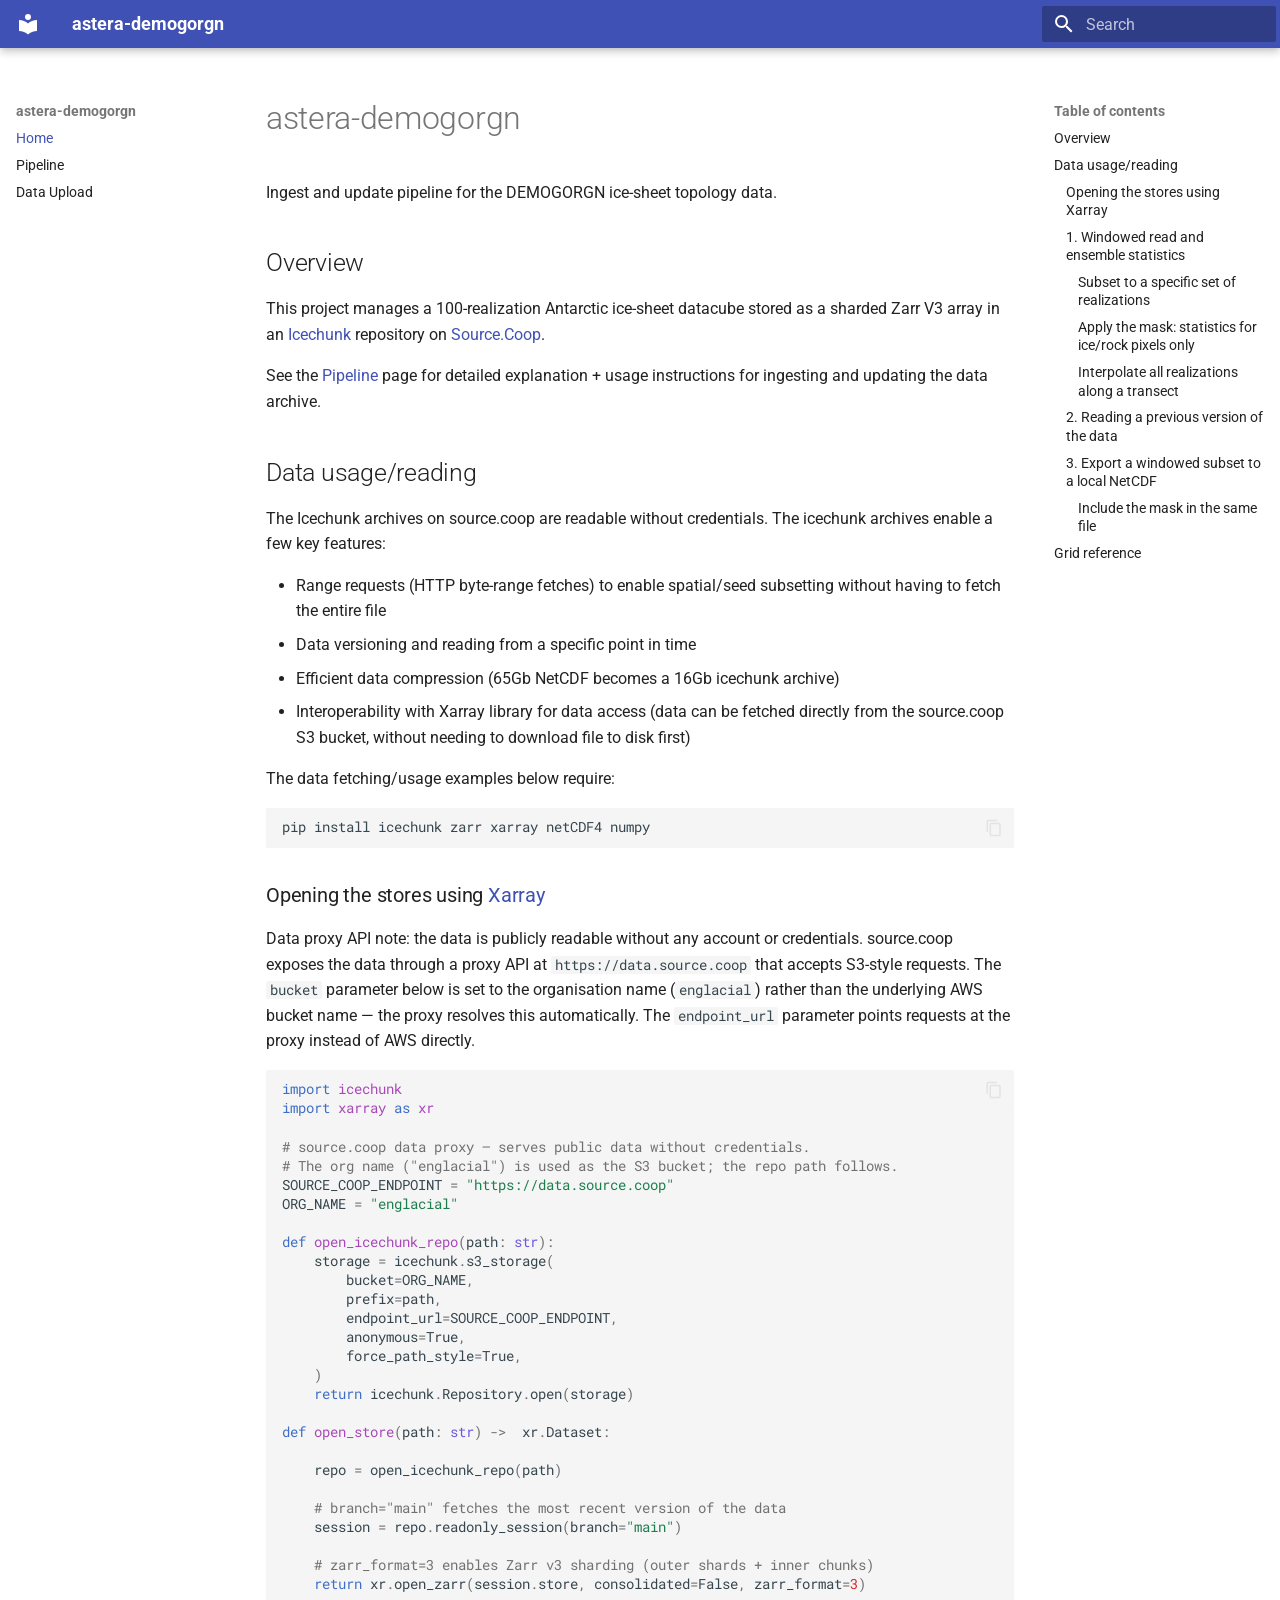
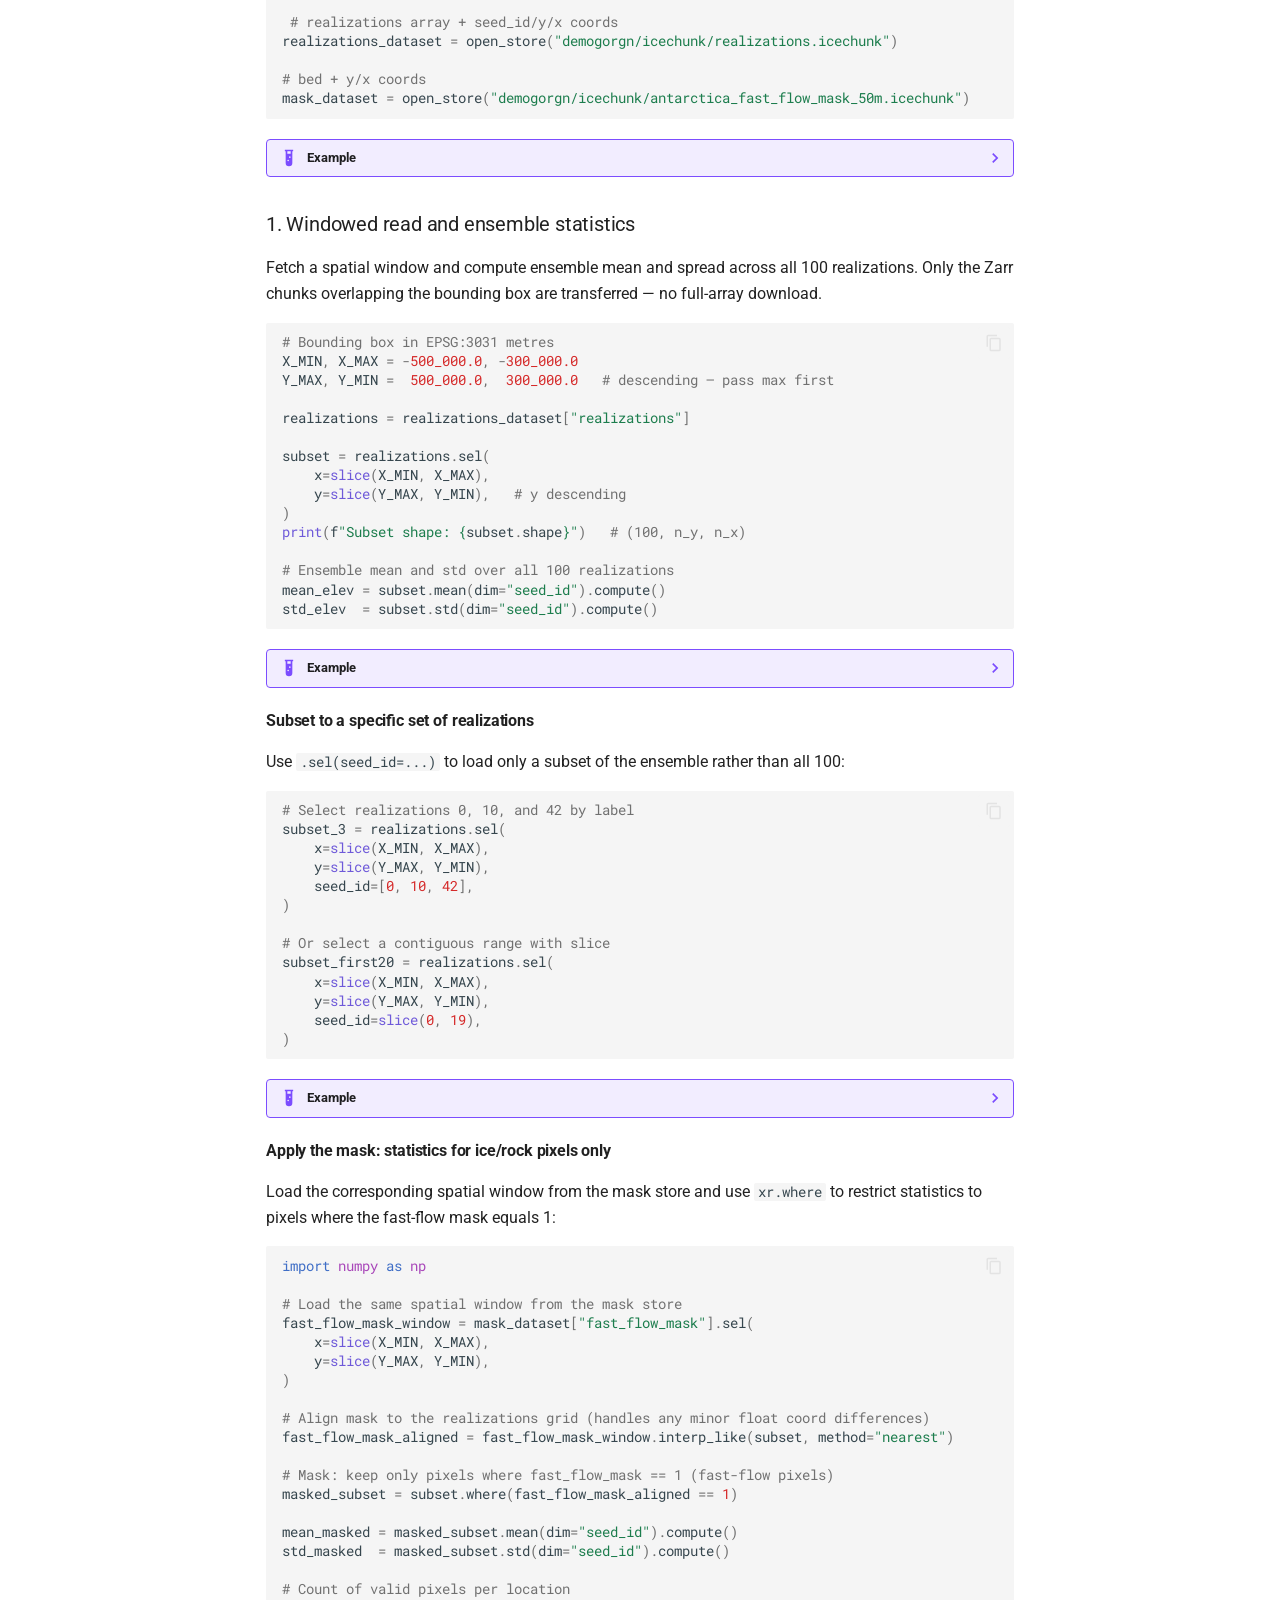
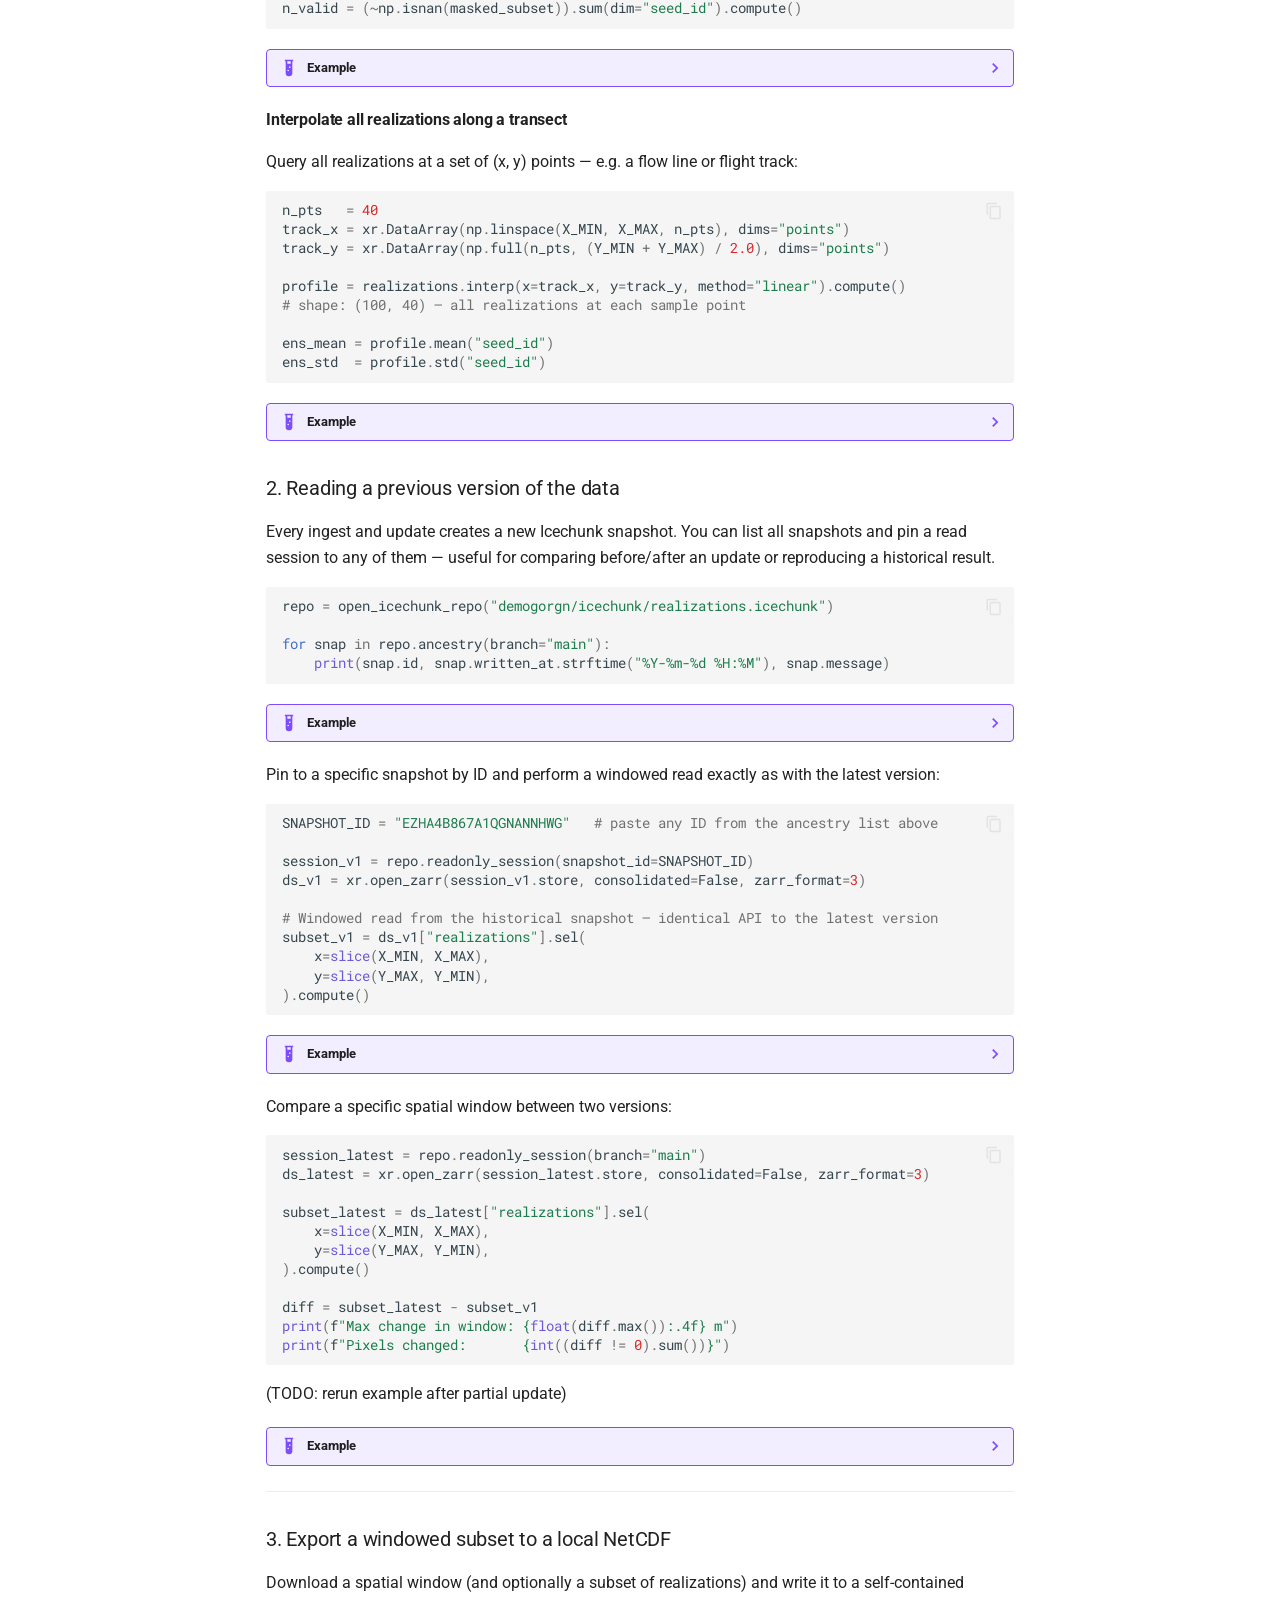
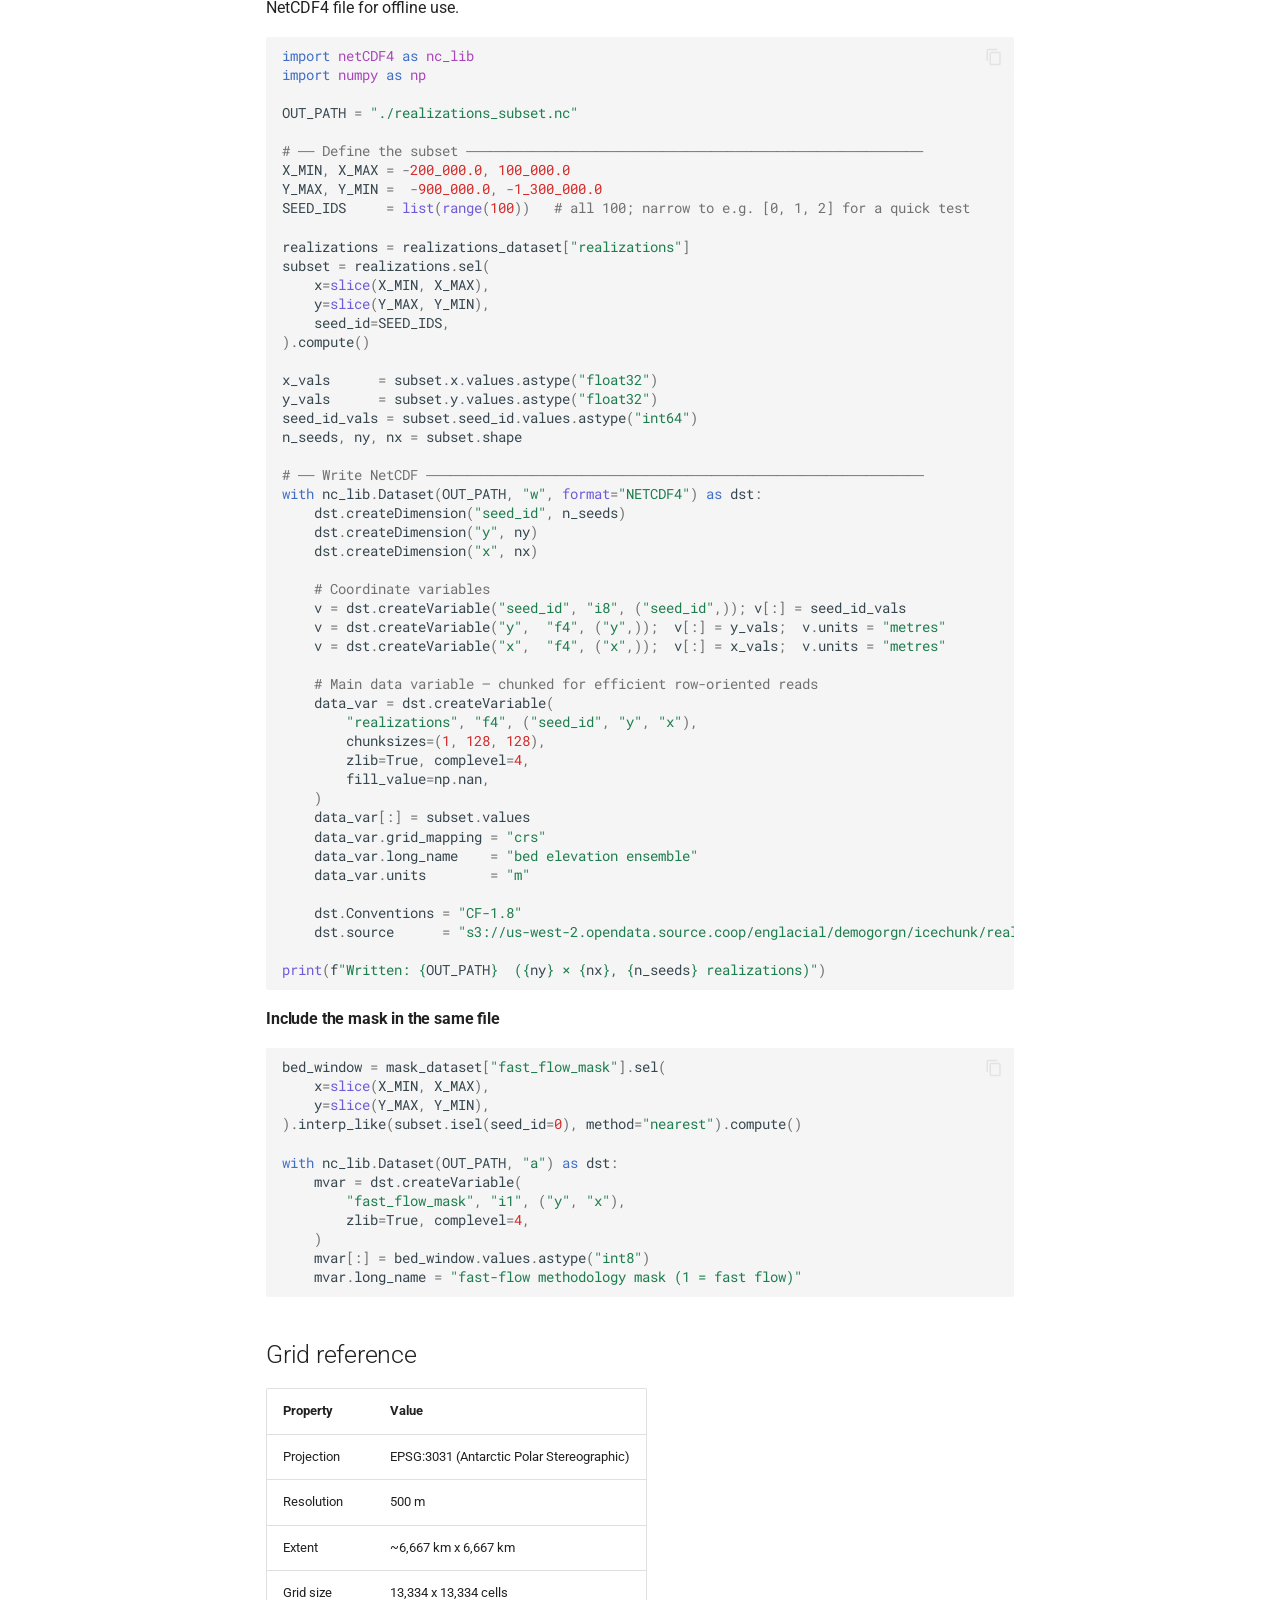
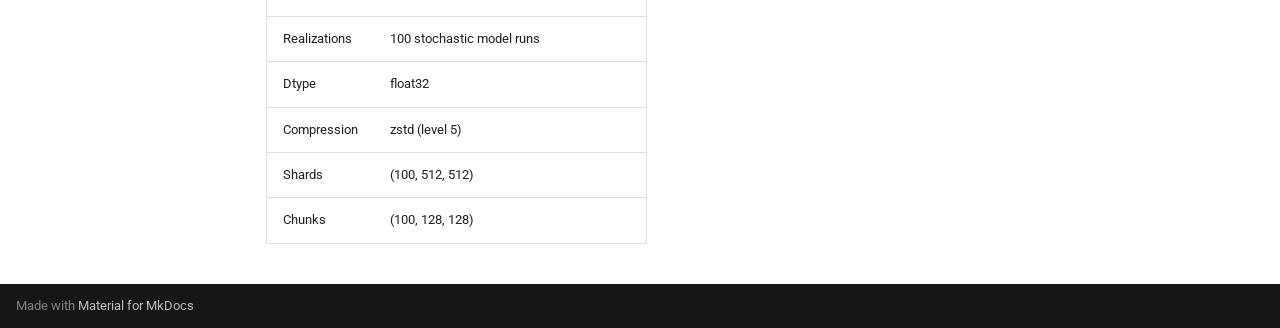
<file: index.html>
<!doctype html>
<html lang="en" class="no-js">
  <head>
    
      <meta charset="utf-8">
      <meta name="viewport" content="width=device-width,initial-scale=1">
      
        <meta name="description" content="Ingest and update pipeline for the DEMOGORGN ice-sheet topology data">
      
      
      
      
      
        <link rel="next" href="pipeline/">
      
      
        
      
      
      <link rel="icon" href="assets/images/favicon.png">
      <meta name="generator" content="mkdocs-1.6.1, mkdocs-material-9.7.6">
    
    
      
        <title>astera-demogorgn</title>
      
    
    
      <link rel="stylesheet" href="assets/stylesheets/main.484c7ddc.min.css">
      
        
        <link rel="stylesheet" href="assets/stylesheets/palette.ab4e12ef.min.css">
      
      


    
    
      
    
    
      
        
        
        <link rel="preconnect" href="https://fonts.gstatic.com" crossorigin>
        <link rel="stylesheet" href="https://fonts.googleapis.com/css?family=Roboto:300,300i,400,400i,700,700i%7CRoboto+Mono:400,400i,700,700i&display=fallback">
        <style>:root{--md-text-font:"Roboto";--md-code-font:"Roboto Mono"}</style>
      
    
    
      <link rel="stylesheet" href="stylesheets/extra.css">
    
    <script>__md_scope=new URL(".",location),__md_hash=e=>[...e].reduce(((e,_)=>(e<<5)-e+_.charCodeAt(0)),0),__md_get=(e,_=localStorage,t=__md_scope)=>JSON.parse(_.getItem(t.pathname+"."+e)),__md_set=(e,_,t=localStorage,a=__md_scope)=>{try{t.setItem(a.pathname+"."+e,JSON.stringify(_))}catch(e){}}</script>
    
      

    
    
  </head>
  
  
    
    
    
    
    
    <body dir="ltr" data-md-color-scheme="default" data-md-color-primary="indigo" data-md-color-accent="orange">
  
    
    <input class="md-toggle" data-md-toggle="drawer" type="checkbox" id="__drawer" autocomplete="off">
    <input class="md-toggle" data-md-toggle="search" type="checkbox" id="__search" autocomplete="off">
    <label class="md-overlay" for="__drawer"></label>
    <div data-md-component="skip">
      
        
        <a href="#astera-demogorgn" class="md-skip">
          Skip to content
        </a>
      
    </div>
    <div data-md-component="announce">
      
    </div>
    
    
      

  

<header class="md-header md-header--shadow" data-md-component="header">
  <nav class="md-header__inner md-grid" aria-label="Header">
    <a href="." title="astera-demogorgn" class="md-header__button md-logo" aria-label="astera-demogorgn" data-md-component="logo">
      
  
  <svg xmlns="http://www.w3.org/2000/svg" viewBox="0 0 24 24"><path d="M12 8a3 3 0 0 0 3-3 3 3 0 0 0-3-3 3 3 0 0 0-3 3 3 3 0 0 0 3 3m0 3.54C9.64 9.35 6.5 8 3 8v11c3.5 0 6.64 1.35 9 3.54 2.36-2.19 5.5-3.54 9-3.54V8c-3.5 0-6.64 1.35-9 3.54"/></svg>

    </a>
    <label class="md-header__button md-icon" for="__drawer">
      
      <svg xmlns="http://www.w3.org/2000/svg" viewBox="0 0 24 24"><path d="M3 6h18v2H3zm0 5h18v2H3zm0 5h18v2H3z"/></svg>
    </label>
    <div class="md-header__title" data-md-component="header-title">
      <div class="md-header__ellipsis">
        <div class="md-header__topic">
          <span class="md-ellipsis">
            astera-demogorgn
          </span>
        </div>
        <div class="md-header__topic" data-md-component="header-topic">
          <span class="md-ellipsis">
            
              Home
            
          </span>
        </div>
      </div>
    </div>
    
      
    
    
    
    
      
      
        <label class="md-header__button md-icon" for="__search">
          
          <svg xmlns="http://www.w3.org/2000/svg" viewBox="0 0 24 24"><path d="M9.5 3A6.5 6.5 0 0 1 16 9.5c0 1.61-.59 3.09-1.56 4.23l.27.27h.79l5 5-1.5 1.5-5-5v-.79l-.27-.27A6.52 6.52 0 0 1 9.5 16 6.5 6.5 0 0 1 3 9.5 6.5 6.5 0 0 1 9.5 3m0 2C7 5 5 7 5 9.5S7 14 9.5 14 14 12 14 9.5 12 5 9.5 5"/></svg>
        </label>
        <div class="md-search" data-md-component="search" role="dialog">
  <label class="md-search__overlay" for="__search"></label>
  <div class="md-search__inner" role="search">
    <form class="md-search__form" name="search">
      <input type="text" class="md-search__input" name="query" aria-label="Search" placeholder="Search" autocapitalize="off" autocorrect="off" autocomplete="off" spellcheck="false" data-md-component="search-query" required>
      <label class="md-search__icon md-icon" for="__search">
        
        <svg xmlns="http://www.w3.org/2000/svg" viewBox="0 0 24 24"><path d="M9.5 3A6.5 6.5 0 0 1 16 9.5c0 1.61-.59 3.09-1.56 4.23l.27.27h.79l5 5-1.5 1.5-5-5v-.79l-.27-.27A6.52 6.52 0 0 1 9.5 16 6.5 6.5 0 0 1 3 9.5 6.5 6.5 0 0 1 9.5 3m0 2C7 5 5 7 5 9.5S7 14 9.5 14 14 12 14 9.5 12 5 9.5 5"/></svg>
        
        <svg xmlns="http://www.w3.org/2000/svg" viewBox="0 0 24 24"><path d="M20 11v2H8l5.5 5.5-1.42 1.42L4.16 12l7.92-7.92L13.5 5.5 8 11z"/></svg>
      </label>
      <nav class="md-search__options" aria-label="Search">
        
        <button type="reset" class="md-search__icon md-icon" title="Clear" aria-label="Clear" tabindex="-1">
          
          <svg xmlns="http://www.w3.org/2000/svg" viewBox="0 0 24 24"><path d="M19 6.41 17.59 5 12 10.59 6.41 5 5 6.41 10.59 12 5 17.59 6.41 19 12 13.41 17.59 19 19 17.59 13.41 12z"/></svg>
        </button>
      </nav>
      
    </form>
    <div class="md-search__output">
      <div class="md-search__scrollwrap" tabindex="0" data-md-scrollfix>
        <div class="md-search-result" data-md-component="search-result">
          <div class="md-search-result__meta">
            Initializing search
          </div>
          <ol class="md-search-result__list" role="presentation"></ol>
        </div>
      </div>
    </div>
  </div>
</div>
      
    
    
  </nav>
  
</header>
    
    <div class="md-container" data-md-component="container">
      
      
        
          
        
      
      <main class="md-main" data-md-component="main">
        <div class="md-main__inner md-grid">
          
            
              
              <div class="md-sidebar md-sidebar--primary" data-md-component="sidebar" data-md-type="navigation" >
                <div class="md-sidebar__scrollwrap">
                  <div class="md-sidebar__inner">
                    



<nav class="md-nav md-nav--primary" aria-label="Navigation" data-md-level="0">
  <label class="md-nav__title" for="__drawer">
    <a href="." title="astera-demogorgn" class="md-nav__button md-logo" aria-label="astera-demogorgn" data-md-component="logo">
      
  
  <svg xmlns="http://www.w3.org/2000/svg" viewBox="0 0 24 24"><path d="M12 8a3 3 0 0 0 3-3 3 3 0 0 0-3-3 3 3 0 0 0-3 3 3 3 0 0 0 3 3m0 3.54C9.64 9.35 6.5 8 3 8v11c3.5 0 6.64 1.35 9 3.54 2.36-2.19 5.5-3.54 9-3.54V8c-3.5 0-6.64 1.35-9 3.54"/></svg>

    </a>
    astera-demogorgn
  </label>
  
  <ul class="md-nav__list" data-md-scrollfix>
    
      
      
  
  
    
  
  
  
    <li class="md-nav__item md-nav__item--active">
      
      <input class="md-nav__toggle md-toggle" type="checkbox" id="__toc">
      
      
        
      
      
        <label class="md-nav__link md-nav__link--active" for="__toc">
          
  
  
  <span class="md-ellipsis">
    
  
    Home
  

    
  </span>
  
  

          <span class="md-nav__icon md-icon"></span>
        </label>
      
      <a href="." class="md-nav__link md-nav__link--active">
        
  
  
  <span class="md-ellipsis">
    
  
    Home
  

    
  </span>
  
  

      </a>
      
        

<nav class="md-nav md-nav--secondary" aria-label="Table of contents">
  
  
  
    
  
  
    <label class="md-nav__title" for="__toc">
      <span class="md-nav__icon md-icon"></span>
      Table of contents
    </label>
    <ul class="md-nav__list" data-md-component="toc" data-md-scrollfix>
      
        <li class="md-nav__item">
  <a href="#overview" class="md-nav__link">
    <span class="md-ellipsis">
      
        Overview
      
    </span>
  </a>
  
</li>
      
        <li class="md-nav__item">
  <a href="#data-usagereading" class="md-nav__link">
    <span class="md-ellipsis">
      
        Data usage/reading
      
    </span>
  </a>
  
    <nav class="md-nav" aria-label="Data usage/reading">
      <ul class="md-nav__list">
        
          <li class="md-nav__item">
  <a href="#opening-the-stores-using-xarray" class="md-nav__link">
    <span class="md-ellipsis">
      
        Opening the stores using Xarray
      
    </span>
  </a>
  
</li>
        
          <li class="md-nav__item">
  <a href="#1-windowed-read-and-ensemble-statistics" class="md-nav__link">
    <span class="md-ellipsis">
      
        1. Windowed read and ensemble statistics
      
    </span>
  </a>
  
    <nav class="md-nav" aria-label="1. Windowed read and ensemble statistics">
      <ul class="md-nav__list">
        
          <li class="md-nav__item">
  <a href="#subset-to-a-specific-set-of-realizations" class="md-nav__link">
    <span class="md-ellipsis">
      
        Subset to a specific set of realizations
      
    </span>
  </a>
  
</li>
        
          <li class="md-nav__item">
  <a href="#apply-the-mask-statistics-for-icerock-pixels-only" class="md-nav__link">
    <span class="md-ellipsis">
      
        Apply the mask: statistics for ice/rock pixels only
      
    </span>
  </a>
  
</li>
        
          <li class="md-nav__item">
  <a href="#interpolate-all-realizations-along-a-transect" class="md-nav__link">
    <span class="md-ellipsis">
      
        Interpolate all realizations along a transect
      
    </span>
  </a>
  
</li>
        
      </ul>
    </nav>
  
</li>
        
          <li class="md-nav__item">
  <a href="#2-reading-a-previous-version-of-the-data" class="md-nav__link">
    <span class="md-ellipsis">
      
        2. Reading a previous version of the data
      
    </span>
  </a>
  
</li>
        
          <li class="md-nav__item">
  <a href="#3-export-a-windowed-subset-to-a-local-netcdf" class="md-nav__link">
    <span class="md-ellipsis">
      
        3. Export a windowed subset to a local NetCDF
      
    </span>
  </a>
  
    <nav class="md-nav" aria-label="3. Export a windowed subset to a local NetCDF">
      <ul class="md-nav__list">
        
          <li class="md-nav__item">
  <a href="#include-the-mask-in-the-same-file" class="md-nav__link">
    <span class="md-ellipsis">
      
        Include the mask in the same file
      
    </span>
  </a>
  
</li>
        
      </ul>
    </nav>
  
</li>
        
      </ul>
    </nav>
  
</li>
      
        <li class="md-nav__item">
  <a href="#grid-reference" class="md-nav__link">
    <span class="md-ellipsis">
      
        Grid reference
      
    </span>
  </a>
  
</li>
      
    </ul>
  
</nav>
      
    </li>
  

    
      
      
  
  
  
  
    <li class="md-nav__item">
      <a href="pipeline/" class="md-nav__link">
        
  
  
  <span class="md-ellipsis">
    
  
    Pipeline
  

    
  </span>
  
  

      </a>
    </li>
  

    
      
      
  
  
  
  
    <li class="md-nav__item">
      <a href="data-upload/" class="md-nav__link">
        
  
  
  <span class="md-ellipsis">
    
  
    Data Upload
  

    
  </span>
  
  

      </a>
    </li>
  

    
  </ul>
</nav>
                  </div>
                </div>
              </div>
            
            
              
              <div class="md-sidebar md-sidebar--secondary" data-md-component="sidebar" data-md-type="toc" >
                <div class="md-sidebar__scrollwrap">
                  <div class="md-sidebar__inner">
                    

<nav class="md-nav md-nav--secondary" aria-label="Table of contents">
  
  
  
    
  
  
    <label class="md-nav__title" for="__toc">
      <span class="md-nav__icon md-icon"></span>
      Table of contents
    </label>
    <ul class="md-nav__list" data-md-component="toc" data-md-scrollfix>
      
        <li class="md-nav__item">
  <a href="#overview" class="md-nav__link">
    <span class="md-ellipsis">
      
        Overview
      
    </span>
  </a>
  
</li>
      
        <li class="md-nav__item">
  <a href="#data-usagereading" class="md-nav__link">
    <span class="md-ellipsis">
      
        Data usage/reading
      
    </span>
  </a>
  
    <nav class="md-nav" aria-label="Data usage/reading">
      <ul class="md-nav__list">
        
          <li class="md-nav__item">
  <a href="#opening-the-stores-using-xarray" class="md-nav__link">
    <span class="md-ellipsis">
      
        Opening the stores using Xarray
      
    </span>
  </a>
  
</li>
        
          <li class="md-nav__item">
  <a href="#1-windowed-read-and-ensemble-statistics" class="md-nav__link">
    <span class="md-ellipsis">
      
        1. Windowed read and ensemble statistics
      
    </span>
  </a>
  
    <nav class="md-nav" aria-label="1. Windowed read and ensemble statistics">
      <ul class="md-nav__list">
        
          <li class="md-nav__item">
  <a href="#subset-to-a-specific-set-of-realizations" class="md-nav__link">
    <span class="md-ellipsis">
      
        Subset to a specific set of realizations
      
    </span>
  </a>
  
</li>
        
          <li class="md-nav__item">
  <a href="#apply-the-mask-statistics-for-icerock-pixels-only" class="md-nav__link">
    <span class="md-ellipsis">
      
        Apply the mask: statistics for ice/rock pixels only
      
    </span>
  </a>
  
</li>
        
          <li class="md-nav__item">
  <a href="#interpolate-all-realizations-along-a-transect" class="md-nav__link">
    <span class="md-ellipsis">
      
        Interpolate all realizations along a transect
      
    </span>
  </a>
  
</li>
        
      </ul>
    </nav>
  
</li>
        
          <li class="md-nav__item">
  <a href="#2-reading-a-previous-version-of-the-data" class="md-nav__link">
    <span class="md-ellipsis">
      
        2. Reading a previous version of the data
      
    </span>
  </a>
  
</li>
        
          <li class="md-nav__item">
  <a href="#3-export-a-windowed-subset-to-a-local-netcdf" class="md-nav__link">
    <span class="md-ellipsis">
      
        3. Export a windowed subset to a local NetCDF
      
    </span>
  </a>
  
    <nav class="md-nav" aria-label="3. Export a windowed subset to a local NetCDF">
      <ul class="md-nav__list">
        
          <li class="md-nav__item">
  <a href="#include-the-mask-in-the-same-file" class="md-nav__link">
    <span class="md-ellipsis">
      
        Include the mask in the same file
      
    </span>
  </a>
  
</li>
        
      </ul>
    </nav>
  
</li>
        
      </ul>
    </nav>
  
</li>
      
        <li class="md-nav__item">
  <a href="#grid-reference" class="md-nav__link">
    <span class="md-ellipsis">
      
        Grid reference
      
    </span>
  </a>
  
</li>
      
    </ul>
  
</nav>
                  </div>
                </div>
              </div>
            
          
          
            <div class="md-content" data-md-component="content">
              
              <article class="md-content__inner md-typeset">
                
                  



<h1 id="astera-demogorgn">astera-demogorgn</h1>
<p>Ingest and update pipeline for the DEMOGORGN ice-sheet topology data.</p>
<h2 id="overview">Overview</h2>
<p>This project manages a 100-realization Antarctic ice-sheet datacube stored as a sharded Zarr V3 array in an <a href="https://icechunk.io">Icechunk</a> repository on <a href="https://source.coop/englacial/demogorgn">Source.Coop</a>.</p>
<p>See the <a href="pipeline/">Pipeline</a> page for detailed explanation + usage instructions for ingesting and updating the data archive.</p>
<h2 id="data-usagereading">Data usage/reading</h2>
<p>The Icechunk archives on source.coop are readable without credentials. The icechunk archives enable a few key features:</p>
<ul>
<li>Range requests (HTTP byte-range fetches) to enable spatial/seed subsetting without having to fetch the entire file</li>
<li>Data versioning and reading from a specific point in time</li>
<li>Efficient data compression (65Gb NetCDF becomes a 16Gb icechunk archive)</li>
<li>Interoperability with Xarray library for data access (data can be fetched directly from the source.coop S3 bucket, without needing to download file to disk first)</li>
</ul>
<p>The data fetching/usage examples below require:</p>
<div class="highlight"><pre><span></span><code><a id="__codelineno-0-1" name="__codelineno-0-1" href="#__codelineno-0-1"></a>pip install icechunk zarr xarray netCDF4 numpy
</code></pre></div>
<h3 id="opening-the-stores-using-xarray">Opening the stores using <a href="https://docs.xarray.dev/en/stable/">Xarray</a></h3>
<p>Data proxy API note: the data is publicly readable without any account or credentials. source.coop exposes the data through a proxy API at <code>https://data.source.coop</code> that accepts S3-style requests. The <code>bucket</code> parameter below is set to the organisation name (<code>englacial</code>) rather than the underlying AWS bucket name — the proxy resolves this automatically. The <code>endpoint_url</code> parameter points requests at the proxy instead of AWS directly.</p>
<div class="highlight"><pre><span></span><code><a id="__codelineno-1-1" name="__codelineno-1-1" href="#__codelineno-1-1"></a><span class="kn">import</span><span class="w"> </span><span class="nn">icechunk</span>
<a id="__codelineno-1-2" name="__codelineno-1-2" href="#__codelineno-1-2"></a><span class="kn">import</span><span class="w"> </span><span class="nn">xarray</span><span class="w"> </span><span class="k">as</span><span class="w"> </span><span class="nn">xr</span>
<a id="__codelineno-1-3" name="__codelineno-1-3" href="#__codelineno-1-3"></a>
<a id="__codelineno-1-4" name="__codelineno-1-4" href="#__codelineno-1-4"></a><span class="c1"># source.coop data proxy — serves public data without credentials.</span>
<a id="__codelineno-1-5" name="__codelineno-1-5" href="#__codelineno-1-5"></a><span class="c1"># The org name (&quot;englacial&quot;) is used as the S3 bucket; the repo path follows.</span>
<a id="__codelineno-1-6" name="__codelineno-1-6" href="#__codelineno-1-6"></a><span class="n">SOURCE_COOP_ENDPOINT</span> <span class="o">=</span> <span class="s2">&quot;https://data.source.coop&quot;</span>
<a id="__codelineno-1-7" name="__codelineno-1-7" href="#__codelineno-1-7"></a><span class="n">ORG_NAME</span> <span class="o">=</span> <span class="s2">&quot;englacial&quot;</span>
<a id="__codelineno-1-8" name="__codelineno-1-8" href="#__codelineno-1-8"></a>
<a id="__codelineno-1-9" name="__codelineno-1-9" href="#__codelineno-1-9"></a><span class="k">def</span><span class="w"> </span><span class="nf">open_icechunk_repo</span><span class="p">(</span><span class="n">path</span><span class="p">:</span> <span class="nb">str</span><span class="p">):</span> 
<a id="__codelineno-1-10" name="__codelineno-1-10" href="#__codelineno-1-10"></a>    <span class="n">storage</span> <span class="o">=</span> <span class="n">icechunk</span><span class="o">.</span><span class="n">s3_storage</span><span class="p">(</span>
<a id="__codelineno-1-11" name="__codelineno-1-11" href="#__codelineno-1-11"></a>        <span class="n">bucket</span><span class="o">=</span><span class="n">ORG_NAME</span><span class="p">,</span>
<a id="__codelineno-1-12" name="__codelineno-1-12" href="#__codelineno-1-12"></a>        <span class="n">prefix</span><span class="o">=</span><span class="n">path</span><span class="p">,</span>
<a id="__codelineno-1-13" name="__codelineno-1-13" href="#__codelineno-1-13"></a>        <span class="n">endpoint_url</span><span class="o">=</span><span class="n">SOURCE_COOP_ENDPOINT</span><span class="p">,</span>
<a id="__codelineno-1-14" name="__codelineno-1-14" href="#__codelineno-1-14"></a>        <span class="n">anonymous</span><span class="o">=</span><span class="kc">True</span><span class="p">,</span>
<a id="__codelineno-1-15" name="__codelineno-1-15" href="#__codelineno-1-15"></a>        <span class="n">force_path_style</span><span class="o">=</span><span class="kc">True</span><span class="p">,</span>
<a id="__codelineno-1-16" name="__codelineno-1-16" href="#__codelineno-1-16"></a>    <span class="p">)</span>
<a id="__codelineno-1-17" name="__codelineno-1-17" href="#__codelineno-1-17"></a>    <span class="k">return</span> <span class="n">icechunk</span><span class="o">.</span><span class="n">Repository</span><span class="o">.</span><span class="n">open</span><span class="p">(</span><span class="n">storage</span><span class="p">)</span>
<a id="__codelineno-1-18" name="__codelineno-1-18" href="#__codelineno-1-18"></a>
<a id="__codelineno-1-19" name="__codelineno-1-19" href="#__codelineno-1-19"></a><span class="k">def</span><span class="w"> </span><span class="nf">open_store</span><span class="p">(</span><span class="n">path</span><span class="p">:</span> <span class="nb">str</span><span class="p">)</span> <span class="o">-&gt;</span>  <span class="n">xr</span><span class="o">.</span><span class="n">Dataset</span><span class="p">:</span>
<a id="__codelineno-1-20" name="__codelineno-1-20" href="#__codelineno-1-20"></a>
<a id="__codelineno-1-21" name="__codelineno-1-21" href="#__codelineno-1-21"></a>    <span class="n">repo</span> <span class="o">=</span> <span class="n">open_icechunk_repo</span><span class="p">(</span><span class="n">path</span><span class="p">)</span>
<a id="__codelineno-1-22" name="__codelineno-1-22" href="#__codelineno-1-22"></a>
<a id="__codelineno-1-23" name="__codelineno-1-23" href="#__codelineno-1-23"></a>    <span class="c1"># branch=&quot;main&quot; fetches the most recent version of the data</span>
<a id="__codelineno-1-24" name="__codelineno-1-24" href="#__codelineno-1-24"></a>    <span class="n">session</span> <span class="o">=</span> <span class="n">repo</span><span class="o">.</span><span class="n">readonly_session</span><span class="p">(</span><span class="n">branch</span><span class="o">=</span><span class="s2">&quot;main&quot;</span><span class="p">)</span>
<a id="__codelineno-1-25" name="__codelineno-1-25" href="#__codelineno-1-25"></a>
<a id="__codelineno-1-26" name="__codelineno-1-26" href="#__codelineno-1-26"></a>    <span class="c1"># zarr_format=3 enables Zarr v3 sharding (outer shards + inner chunks)</span>
<a id="__codelineno-1-27" name="__codelineno-1-27" href="#__codelineno-1-27"></a>    <span class="k">return</span> <span class="n">xr</span><span class="o">.</span><span class="n">open_zarr</span><span class="p">(</span><span class="n">session</span><span class="o">.</span><span class="n">store</span><span class="p">,</span> <span class="n">consolidated</span><span class="o">=</span><span class="kc">False</span><span class="p">,</span> <span class="n">zarr_format</span><span class="o">=</span><span class="mi">3</span><span class="p">)</span>
<a id="__codelineno-1-28" name="__codelineno-1-28" href="#__codelineno-1-28"></a>
<a id="__codelineno-1-29" name="__codelineno-1-29" href="#__codelineno-1-29"></a> <span class="c1"># realizations array + seed_id/y/x coords</span>
<a id="__codelineno-1-30" name="__codelineno-1-30" href="#__codelineno-1-30"></a><span class="n">realizations_dataset</span> <span class="o">=</span> <span class="n">open_store</span><span class="p">(</span><span class="s2">&quot;demogorgn/icechunk/realizations.icechunk&quot;</span><span class="p">)</span>  
<a id="__codelineno-1-31" name="__codelineno-1-31" href="#__codelineno-1-31"></a>
<a id="__codelineno-1-32" name="__codelineno-1-32" href="#__codelineno-1-32"></a><span class="c1"># bed + y/x coords</span>
<a id="__codelineno-1-33" name="__codelineno-1-33" href="#__codelineno-1-33"></a><span class="n">mask_dataset</span> <span class="o">=</span> <span class="n">open_store</span><span class="p">(</span><span class="s2">&quot;demogorgn/icechunk/antarctica_fast_flow_mask_50m.icechunk&quot;</span><span class="p">)</span>       
</code></pre></div>
<details class="example">
<summary>Example</summary>
<p>Output:</p>
<div class="highlight"><pre><span></span><code><a id="__codelineno-2-1" name="__codelineno-2-1" href="#__codelineno-2-1"></a>In<span class="w"> </span><span class="o">[</span><span class="m">11</span><span class="o">]</span>:<span class="w"> </span>realizations_dataset
<a id="__codelineno-2-2" name="__codelineno-2-2" href="#__codelineno-2-2"></a>Out<span class="o">[</span><span class="m">11</span><span class="o">]</span>:
<a id="__codelineno-2-3" name="__codelineno-2-3" href="#__codelineno-2-3"></a>&lt;xarray.Dataset&gt;<span class="w"> </span>Size:<span class="w"> </span>71GB
<a id="__codelineno-2-4" name="__codelineno-2-4" href="#__codelineno-2-4"></a>Dimensions:<span class="w">       </span><span class="o">(</span>seed_id:<span class="w"> </span><span class="m">100</span>,<span class="w"> </span>y:<span class="w"> </span><span class="m">13334</span>,<span class="w"> </span>x:<span class="w"> </span><span class="m">13334</span><span class="o">)</span>
<a id="__codelineno-2-5" name="__codelineno-2-5" href="#__codelineno-2-5"></a>Coordinates:
<a id="__codelineno-2-6" name="__codelineno-2-6" href="#__codelineno-2-6"></a>*<span class="w"> </span>seed_id<span class="w">       </span><span class="o">(</span>seed_id<span class="o">)</span><span class="w"> </span>int64<span class="w"> </span>800B<span class="w"> </span><span class="m">0</span><span class="w"> </span><span class="m">1</span><span class="w"> </span><span class="m">2</span><span class="w"> </span><span class="m">3</span><span class="w"> </span><span class="m">4</span><span class="w"> </span><span class="m">5</span><span class="w"> </span><span class="m">6</span><span class="w"> </span><span class="m">7</span><span class="w"> </span>...<span class="w"> </span><span class="m">93</span><span class="w"> </span><span class="m">94</span><span class="w"> </span><span class="m">95</span><span class="w"> </span><span class="m">96</span><span class="w"> </span><span class="m">97</span><span class="w"> </span><span class="m">98</span><span class="w"> </span><span class="m">99</span>
<a id="__codelineno-2-7" name="__codelineno-2-7" href="#__codelineno-2-7"></a>*<span class="w"> </span>y<span class="w">             </span><span class="o">(</span>y<span class="o">)</span><span class="w"> </span>float32<span class="w"> </span>53kB<span class="w"> </span><span class="m">3</span>.333e+06<span class="w"> </span><span class="m">3</span>.333e+06<span class="w"> </span>...<span class="w"> </span>-3.333e+06<span class="w"> </span>-3.333e+06
<a id="__codelineno-2-8" name="__codelineno-2-8" href="#__codelineno-2-8"></a>*<span class="w"> </span>x<span class="w">             </span><span class="o">(</span>x<span class="o">)</span><span class="w"> </span>float32<span class="w"> </span>53kB<span class="w"> </span>-3.333e+06<span class="w"> </span>-3.333e+06<span class="w"> </span>...<span class="w"> </span><span class="m">3</span>.333e+06<span class="w"> </span><span class="m">3</span>.333e+06
<a id="__codelineno-2-9" name="__codelineno-2-9" href="#__codelineno-2-9"></a>Data<span class="w"> </span>variables:
<a id="__codelineno-2-10" name="__codelineno-2-10" href="#__codelineno-2-10"></a><span class="w">    </span>realizations<span class="w">  </span><span class="o">(</span>seed_id,<span class="w"> </span>y,<span class="w"> </span>x<span class="o">)</span><span class="w"> </span>float32<span class="w"> </span>71GB<span class="w"> </span>...
<a id="__codelineno-2-11" name="__codelineno-2-11" href="#__codelineno-2-11"></a>
<a id="__codelineno-2-12" name="__codelineno-2-12" href="#__codelineno-2-12"></a>
<a id="__codelineno-2-13" name="__codelineno-2-13" href="#__codelineno-2-13"></a>In<span class="w"> </span><span class="o">[</span><span class="m">12</span><span class="o">]</span>:<span class="w"> </span>mask_dataset
<a id="__codelineno-2-14" name="__codelineno-2-14" href="#__codelineno-2-14"></a>Out<span class="o">[</span><span class="m">12</span><span class="o">]</span>:
<a id="__codelineno-2-15" name="__codelineno-2-15" href="#__codelineno-2-15"></a>&lt;xarray.Dataset&gt;<span class="w"> </span>Size:<span class="w"> </span>4GB
<a id="__codelineno-2-16" name="__codelineno-2-16" href="#__codelineno-2-16"></a>Dimensions:<span class="w">         </span><span class="o">(</span>y:<span class="w"> </span><span class="m">12445</span>,<span class="w"> </span>x:<span class="w"> </span><span class="m">12445</span><span class="o">)</span>
<a id="__codelineno-2-17" name="__codelineno-2-17" href="#__codelineno-2-17"></a>Coordinates:
<a id="__codelineno-2-18" name="__codelineno-2-18" href="#__codelineno-2-18"></a>*<span class="w"> </span>y<span class="w">               </span><span class="o">(</span>y<span class="o">)</span><span class="w"> </span>float32<span class="w"> </span>50kB<span class="w"> </span><span class="m">2</span>.8e+06<span class="w"> </span><span class="m">2</span>.8e+06<span class="w"> </span>...<span class="w"> </span>-2.799e+06<span class="w"> </span>-2.8e+06
<a id="__codelineno-2-19" name="__codelineno-2-19" href="#__codelineno-2-19"></a>*<span class="w"> </span>x<span class="w">               </span><span class="o">(</span>x<span class="o">)</span><span class="w"> </span>float32<span class="w"> </span>50kB<span class="w"> </span>-2.8e+06<span class="w"> </span>-2.8e+06<span class="w"> </span>...<span class="w"> </span><span class="m">2</span>.799e+06<span class="w"> </span><span class="m">2</span>.8e+06
<a id="__codelineno-2-20" name="__codelineno-2-20" href="#__codelineno-2-20"></a>Data<span class="w"> </span>variables:
<a id="__codelineno-2-21" name="__codelineno-2-21" href="#__codelineno-2-21"></a><span class="w">    </span>fast_flow_mask<span class="w">  </span><span class="o">(</span>y,<span class="w"> </span>x<span class="o">)</span><span class="w"> </span>int64<span class="w"> </span>1GB<span class="w"> </span>...
<a id="__codelineno-2-22" name="__codelineno-2-22" href="#__codelineno-2-22"></a><span class="w">    </span>lat<span class="w">             </span><span class="o">(</span>y,<span class="w"> </span>x<span class="o">)</span><span class="w"> </span>float64<span class="w"> </span>1GB<span class="w"> </span>...
<a id="__codelineno-2-23" name="__codelineno-2-23" href="#__codelineno-2-23"></a><span class="w">    </span>lon<span class="w">             </span><span class="o">(</span>y,<span class="w"> </span>x<span class="o">)</span><span class="w"> </span>float64<span class="w"> </span>1GB<span class="w"> </span>...
</code></pre></div>
</details>
<h3 id="1-windowed-read-and-ensemble-statistics">1. Windowed read and ensemble statistics</h3>
<p>Fetch a spatial window and compute ensemble mean and spread across all 100 realizations. Only the Zarr chunks overlapping the bounding box are transferred — no full-array download.</p>
<div class="highlight"><pre><span></span><code><a id="__codelineno-3-1" name="__codelineno-3-1" href="#__codelineno-3-1"></a><span class="c1"># Bounding box in EPSG:3031 metres</span>
<a id="__codelineno-3-2" name="__codelineno-3-2" href="#__codelineno-3-2"></a><span class="n">X_MIN</span><span class="p">,</span> <span class="n">X_MAX</span> <span class="o">=</span> <span class="o">-</span><span class="mf">500_000.0</span><span class="p">,</span> <span class="o">-</span><span class="mf">300_000.0</span>
<a id="__codelineno-3-3" name="__codelineno-3-3" href="#__codelineno-3-3"></a><span class="n">Y_MAX</span><span class="p">,</span> <span class="n">Y_MIN</span> <span class="o">=</span>  <span class="mf">500_000.0</span><span class="p">,</span>  <span class="mf">300_000.0</span>   <span class="c1"># descending — pass max first</span>
<a id="__codelineno-3-4" name="__codelineno-3-4" href="#__codelineno-3-4"></a>
<a id="__codelineno-3-5" name="__codelineno-3-5" href="#__codelineno-3-5"></a><span class="n">realizations</span> <span class="o">=</span> <span class="n">realizations_dataset</span><span class="p">[</span><span class="s2">&quot;realizations&quot;</span><span class="p">]</span>
<a id="__codelineno-3-6" name="__codelineno-3-6" href="#__codelineno-3-6"></a>
<a id="__codelineno-3-7" name="__codelineno-3-7" href="#__codelineno-3-7"></a><span class="n">subset</span> <span class="o">=</span> <span class="n">realizations</span><span class="o">.</span><span class="n">sel</span><span class="p">(</span>
<a id="__codelineno-3-8" name="__codelineno-3-8" href="#__codelineno-3-8"></a>    <span class="n">x</span><span class="o">=</span><span class="nb">slice</span><span class="p">(</span><span class="n">X_MIN</span><span class="p">,</span> <span class="n">X_MAX</span><span class="p">),</span>
<a id="__codelineno-3-9" name="__codelineno-3-9" href="#__codelineno-3-9"></a>    <span class="n">y</span><span class="o">=</span><span class="nb">slice</span><span class="p">(</span><span class="n">Y_MAX</span><span class="p">,</span> <span class="n">Y_MIN</span><span class="p">),</span>   <span class="c1"># y descending</span>
<a id="__codelineno-3-10" name="__codelineno-3-10" href="#__codelineno-3-10"></a><span class="p">)</span>
<a id="__codelineno-3-11" name="__codelineno-3-11" href="#__codelineno-3-11"></a><span class="nb">print</span><span class="p">(</span><span class="sa">f</span><span class="s2">&quot;Subset shape: </span><span class="si">{</span><span class="n">subset</span><span class="o">.</span><span class="n">shape</span><span class="si">}</span><span class="s2">&quot;</span><span class="p">)</span>   <span class="c1"># (100, n_y, n_x)</span>
<a id="__codelineno-3-12" name="__codelineno-3-12" href="#__codelineno-3-12"></a>
<a id="__codelineno-3-13" name="__codelineno-3-13" href="#__codelineno-3-13"></a><span class="c1"># Ensemble mean and std over all 100 realizations</span>
<a id="__codelineno-3-14" name="__codelineno-3-14" href="#__codelineno-3-14"></a><span class="n">mean_elev</span> <span class="o">=</span> <span class="n">subset</span><span class="o">.</span><span class="n">mean</span><span class="p">(</span><span class="n">dim</span><span class="o">=</span><span class="s2">&quot;seed_id&quot;</span><span class="p">)</span><span class="o">.</span><span class="n">compute</span><span class="p">()</span>
<a id="__codelineno-3-15" name="__codelineno-3-15" href="#__codelineno-3-15"></a><span class="n">std_elev</span>  <span class="o">=</span> <span class="n">subset</span><span class="o">.</span><span class="n">std</span><span class="p">(</span><span class="n">dim</span><span class="o">=</span><span class="s2">&quot;seed_id&quot;</span><span class="p">)</span><span class="o">.</span><span class="n">compute</span><span class="p">()</span>
</code></pre></div>
<details class="example">
<summary>Example</summary>
<p>Output:
<div class="highlight"><pre><span></span><code><a id="__codelineno-4-1" name="__codelineno-4-1" href="#__codelineno-4-1"></a>In [13]: mean_elev
<a id="__codelineno-4-2" name="__codelineno-4-2" href="#__codelineno-4-2"></a>Out[13]:
<a id="__codelineno-4-3" name="__codelineno-4-3" href="#__codelineno-4-3"></a>&lt;xarray.DataArray &#39;realizations&#39; (y: 400, x: 400)&gt; Size: 640kB
<a id="__codelineno-4-4" name="__codelineno-4-4" href="#__codelineno-4-4"></a>array([[ -97.683464,  -73.27276 ,  -59.647495, ...,  439.58926 ,
<a id="__codelineno-4-5" name="__codelineno-4-5" href="#__codelineno-4-5"></a>        441.46985 ,  437.29483 ],
<a id="__codelineno-4-6" name="__codelineno-4-6" href="#__codelineno-4-6"></a>    [-101.85089 ,  -73.70325 ,  -71.27562 , ...,  439.52274 ,
<a id="__codelineno-4-7" name="__codelineno-4-7" href="#__codelineno-4-7"></a>        452.7914  ,  432.16333 ],
<a id="__codelineno-4-8" name="__codelineno-4-8" href="#__codelineno-4-8"></a>    [-148.86836 ,  -73.463455,  -40.387363, ...,  448.59723 ,
<a id="__codelineno-4-9" name="__codelineno-4-9" href="#__codelineno-4-9"></a>        447.99176 ,  425.14514 ],
<a id="__codelineno-4-10" name="__codelineno-4-10" href="#__codelineno-4-10"></a>    ...,
<a id="__codelineno-4-11" name="__codelineno-4-11" href="#__codelineno-4-11"></a>    [-548.1683  , -585.7937  , -615.783   , ..., -538.9274  ,
<a id="__codelineno-4-12" name="__codelineno-4-12" href="#__codelineno-4-12"></a>        -560.07916 , -565.3934  ],
<a id="__codelineno-4-13" name="__codelineno-4-13" href="#__codelineno-4-13"></a>    [-519.39343 , -517.37866 , -490.3994  , ..., -538.2435  ,
<a id="__codelineno-4-14" name="__codelineno-4-14" href="#__codelineno-4-14"></a>        -545.97833 , -546.2873  ],
<a id="__codelineno-4-15" name="__codelineno-4-15" href="#__codelineno-4-15"></a>    [-494.50247 , -465.4407  , -474.61633 , ..., -531.3872  ,
<a id="__codelineno-4-16" name="__codelineno-4-16" href="#__codelineno-4-16"></a>        -543.855   , -554.0597  ]], shape=(400, 400), dtype=float32)
<a id="__codelineno-4-17" name="__codelineno-4-17" href="#__codelineno-4-17"></a>Coordinates:
<a id="__codelineno-4-18" name="__codelineno-4-18" href="#__codelineno-4-18"></a>* y        (y) float32 2kB 4.998e+05 4.992e+05 ... 3.008e+05 3.002e+05
<a id="__codelineno-4-19" name="__codelineno-4-19" href="#__codelineno-4-19"></a>* x        (x) float32 2kB -4.998e+05 -4.992e+05 ... -3.008e+05 -3.002e+05
<a id="__codelineno-4-20" name="__codelineno-4-20" href="#__codelineno-4-20"></a>
<a id="__codelineno-4-21" name="__codelineno-4-21" href="#__codelineno-4-21"></a>In [14]: std_elev
<a id="__codelineno-4-22" name="__codelineno-4-22" href="#__codelineno-4-22"></a>Out[14]:
<a id="__codelineno-4-23" name="__codelineno-4-23" href="#__codelineno-4-23"></a>&lt;xarray.DataArray &#39;realizations&#39; (y: 400, x: 400)&gt; Size: 640kB
<a id="__codelineno-4-24" name="__codelineno-4-24" href="#__codelineno-4-24"></a>array([[110.19651   , 109.45956   , 104.12201   , ..., 151.21176   ,
<a id="__codelineno-4-25" name="__codelineno-4-25" href="#__codelineno-4-25"></a>        151.14178   , 153.03677   ],
<a id="__codelineno-4-26" name="__codelineno-4-26" href="#__codelineno-4-26"></a>    [ 98.31736   ,  95.88217   ,  96.83175   , ..., 155.6633    ,
<a id="__codelineno-4-27" name="__codelineno-4-27" href="#__codelineno-4-27"></a>        156.82104   , 156.46309   ],
<a id="__codelineno-4-28" name="__codelineno-4-28" href="#__codelineno-4-28"></a>    [ 91.93957   ,  87.40099   ,  85.697334  , ..., 166.27524   ,
<a id="__codelineno-4-29" name="__codelineno-4-29" href="#__codelineno-4-29"></a>        164.57101   , 165.68294   ],
<a id="__codelineno-4-30" name="__codelineno-4-30" href="#__codelineno-4-30"></a>    ...,
<a id="__codelineno-4-31" name="__codelineno-4-31" href="#__codelineno-4-31"></a>    [ 34.066845  ,  33.748405  ,  29.48755   , ...,   0.5202135 ,
<a id="__codelineno-4-32" name="__codelineno-4-32" href="#__codelineno-4-32"></a>        18.734865  ,  26.90109   ],
<a id="__codelineno-4-33" name="__codelineno-4-33" href="#__codelineno-4-33"></a>    [ 21.018694  ,  26.476627  ,  26.426537  , ...,   0.48180303,
<a id="__codelineno-4-34" name="__codelineno-4-34" href="#__codelineno-4-34"></a>        0.54081994,  18.593473  ],
<a id="__codelineno-4-35" name="__codelineno-4-35" href="#__codelineno-4-35"></a>    [  0.769584  ,   0.8082617 ,   0.8655422 , ...,  19.196617  ,
<a id="__codelineno-4-36" name="__codelineno-4-36" href="#__codelineno-4-36"></a>        0.5384659 ,   0.5499978 ]], shape=(400, 400), dtype=float32)
<a id="__codelineno-4-37" name="__codelineno-4-37" href="#__codelineno-4-37"></a>Coordinates:
<a id="__codelineno-4-38" name="__codelineno-4-38" href="#__codelineno-4-38"></a>* y        (y) float32 2kB 4.998e+05 4.992e+05 ... 3.008e+05 3.002e+05
<a id="__codelineno-4-39" name="__codelineno-4-39" href="#__codelineno-4-39"></a>* x        (x) float32 2kB -4.998e+05 -4.992e+05 ... -3.008e+05 -3.002e+05
</code></pre></div></p>
</details>
<h4 id="subset-to-a-specific-set-of-realizations">Subset to a specific set of realizations</h4>
<p>Use <code>.sel(seed_id=...)</code> to load only a subset of the ensemble rather than all 100:</p>
<div class="highlight"><pre><span></span><code><a id="__codelineno-5-1" name="__codelineno-5-1" href="#__codelineno-5-1"></a><span class="c1"># Select realizations 0, 10, and 42 by label</span>
<a id="__codelineno-5-2" name="__codelineno-5-2" href="#__codelineno-5-2"></a><span class="n">subset_3</span> <span class="o">=</span> <span class="n">realizations</span><span class="o">.</span><span class="n">sel</span><span class="p">(</span>
<a id="__codelineno-5-3" name="__codelineno-5-3" href="#__codelineno-5-3"></a>    <span class="n">x</span><span class="o">=</span><span class="nb">slice</span><span class="p">(</span><span class="n">X_MIN</span><span class="p">,</span> <span class="n">X_MAX</span><span class="p">),</span>
<a id="__codelineno-5-4" name="__codelineno-5-4" href="#__codelineno-5-4"></a>    <span class="n">y</span><span class="o">=</span><span class="nb">slice</span><span class="p">(</span><span class="n">Y_MAX</span><span class="p">,</span> <span class="n">Y_MIN</span><span class="p">),</span>
<a id="__codelineno-5-5" name="__codelineno-5-5" href="#__codelineno-5-5"></a>    <span class="n">seed_id</span><span class="o">=</span><span class="p">[</span><span class="mi">0</span><span class="p">,</span> <span class="mi">10</span><span class="p">,</span> <span class="mi">42</span><span class="p">],</span>
<a id="__codelineno-5-6" name="__codelineno-5-6" href="#__codelineno-5-6"></a><span class="p">)</span>
<a id="__codelineno-5-7" name="__codelineno-5-7" href="#__codelineno-5-7"></a>
<a id="__codelineno-5-8" name="__codelineno-5-8" href="#__codelineno-5-8"></a><span class="c1"># Or select a contiguous range with slice</span>
<a id="__codelineno-5-9" name="__codelineno-5-9" href="#__codelineno-5-9"></a><span class="n">subset_first20</span> <span class="o">=</span> <span class="n">realizations</span><span class="o">.</span><span class="n">sel</span><span class="p">(</span>
<a id="__codelineno-5-10" name="__codelineno-5-10" href="#__codelineno-5-10"></a>    <span class="n">x</span><span class="o">=</span><span class="nb">slice</span><span class="p">(</span><span class="n">X_MIN</span><span class="p">,</span> <span class="n">X_MAX</span><span class="p">),</span>
<a id="__codelineno-5-11" name="__codelineno-5-11" href="#__codelineno-5-11"></a>    <span class="n">y</span><span class="o">=</span><span class="nb">slice</span><span class="p">(</span><span class="n">Y_MAX</span><span class="p">,</span> <span class="n">Y_MIN</span><span class="p">),</span>
<a id="__codelineno-5-12" name="__codelineno-5-12" href="#__codelineno-5-12"></a>    <span class="n">seed_id</span><span class="o">=</span><span class="nb">slice</span><span class="p">(</span><span class="mi">0</span><span class="p">,</span> <span class="mi">19</span><span class="p">),</span>
<a id="__codelineno-5-13" name="__codelineno-5-13" href="#__codelineno-5-13"></a><span class="p">)</span>
</code></pre></div>
<details class="example">
<summary>Example</summary>
<p>Output: 
<div class="highlight"><pre><span></span><code><a id="__codelineno-6-1" name="__codelineno-6-1" href="#__codelineno-6-1"></a>In [19]: subset_3
<a id="__codelineno-6-2" name="__codelineno-6-2" href="#__codelineno-6-2"></a>Out[19]:
<a id="__codelineno-6-3" name="__codelineno-6-3" href="#__codelineno-6-3"></a>&lt;xarray.DataArray &#39;realizations&#39; (seed_id: 3, y: 400, x: 400)&gt; Size: 2MB
<a id="__codelineno-6-4" name="__codelineno-6-4" href="#__codelineno-6-4"></a>[480000 values with dtype=float32]
<a id="__codelineno-6-5" name="__codelineno-6-5" href="#__codelineno-6-5"></a>Coordinates:
<a id="__codelineno-6-6" name="__codelineno-6-6" href="#__codelineno-6-6"></a>* seed_id  (seed_id) int64 24B 0 10 42
<a id="__codelineno-6-7" name="__codelineno-6-7" href="#__codelineno-6-7"></a>* y        (y) float32 2kB 4.998e+05 4.992e+05 ... 3.008e+05 3.002e+05
<a id="__codelineno-6-8" name="__codelineno-6-8" href="#__codelineno-6-8"></a>* x        (x) float32 2kB -4.998e+05 -4.992e+05 ... -3.008e+05 -3.002e+05
<a id="__codelineno-6-9" name="__codelineno-6-9" href="#__codelineno-6-9"></a>
<a id="__codelineno-6-10" name="__codelineno-6-10" href="#__codelineno-6-10"></a>In [20]: subset_first20
<a id="__codelineno-6-11" name="__codelineno-6-11" href="#__codelineno-6-11"></a>Out[20]:
<a id="__codelineno-6-12" name="__codelineno-6-12" href="#__codelineno-6-12"></a>&lt;xarray.DataArray &#39;realizations&#39; (seed_id: 20, y: 400, x: 400)&gt; Size: 13MB
<a id="__codelineno-6-13" name="__codelineno-6-13" href="#__codelineno-6-13"></a>[3200000 values with dtype=float32]
<a id="__codelineno-6-14" name="__codelineno-6-14" href="#__codelineno-6-14"></a>Coordinates:
<a id="__codelineno-6-15" name="__codelineno-6-15" href="#__codelineno-6-15"></a>* seed_id  (seed_id) int64 160B 0 1 2 3 4 5 6 7 8 ... 12 13 14 15 16 17 18 19
<a id="__codelineno-6-16" name="__codelineno-6-16" href="#__codelineno-6-16"></a>* y        (y) float32 2kB 4.998e+05 4.992e+05 ... 3.008e+05 3.002e+05
<a id="__codelineno-6-17" name="__codelineno-6-17" href="#__codelineno-6-17"></a>* x        (x) float32 2kB -4.998e+05 -4.992e+05 ... -3.008e+05 -3.002e+05
</code></pre></div></p>
</details>
<h4 id="apply-the-mask-statistics-for-icerock-pixels-only">Apply the mask: statistics for ice/rock pixels only</h4>
<p>Load the corresponding spatial window from the mask store and use <code>xr.where</code> to restrict statistics to pixels where the fast-flow mask equals 1:</p>
<div class="highlight"><pre><span></span><code><a id="__codelineno-7-1" name="__codelineno-7-1" href="#__codelineno-7-1"></a><span class="kn">import</span><span class="w"> </span><span class="nn">numpy</span><span class="w"> </span><span class="k">as</span><span class="w"> </span><span class="nn">np</span>
<a id="__codelineno-7-2" name="__codelineno-7-2" href="#__codelineno-7-2"></a>
<a id="__codelineno-7-3" name="__codelineno-7-3" href="#__codelineno-7-3"></a><span class="c1"># Load the same spatial window from the mask store</span>
<a id="__codelineno-7-4" name="__codelineno-7-4" href="#__codelineno-7-4"></a><span class="n">fast_flow_mask_window</span> <span class="o">=</span> <span class="n">mask_dataset</span><span class="p">[</span><span class="s2">&quot;fast_flow_mask&quot;</span><span class="p">]</span><span class="o">.</span><span class="n">sel</span><span class="p">(</span>
<a id="__codelineno-7-5" name="__codelineno-7-5" href="#__codelineno-7-5"></a>    <span class="n">x</span><span class="o">=</span><span class="nb">slice</span><span class="p">(</span><span class="n">X_MIN</span><span class="p">,</span> <span class="n">X_MAX</span><span class="p">),</span>
<a id="__codelineno-7-6" name="__codelineno-7-6" href="#__codelineno-7-6"></a>    <span class="n">y</span><span class="o">=</span><span class="nb">slice</span><span class="p">(</span><span class="n">Y_MAX</span><span class="p">,</span> <span class="n">Y_MIN</span><span class="p">),</span>
<a id="__codelineno-7-7" name="__codelineno-7-7" href="#__codelineno-7-7"></a><span class="p">)</span>
<a id="__codelineno-7-8" name="__codelineno-7-8" href="#__codelineno-7-8"></a>
<a id="__codelineno-7-9" name="__codelineno-7-9" href="#__codelineno-7-9"></a><span class="c1"># Align mask to the realizations grid (handles any minor float coord differences)</span>
<a id="__codelineno-7-10" name="__codelineno-7-10" href="#__codelineno-7-10"></a><span class="n">fast_flow_mask_aligned</span> <span class="o">=</span> <span class="n">fast_flow_mask_window</span><span class="o">.</span><span class="n">interp_like</span><span class="p">(</span><span class="n">subset</span><span class="p">,</span> <span class="n">method</span><span class="o">=</span><span class="s2">&quot;nearest&quot;</span><span class="p">)</span>
<a id="__codelineno-7-11" name="__codelineno-7-11" href="#__codelineno-7-11"></a>
<a id="__codelineno-7-12" name="__codelineno-7-12" href="#__codelineno-7-12"></a><span class="c1"># Mask: keep only pixels where fast_flow_mask == 1 (fast-flow pixels)</span>
<a id="__codelineno-7-13" name="__codelineno-7-13" href="#__codelineno-7-13"></a><span class="n">masked_subset</span> <span class="o">=</span> <span class="n">subset</span><span class="o">.</span><span class="n">where</span><span class="p">(</span><span class="n">fast_flow_mask_aligned</span> <span class="o">==</span> <span class="mi">1</span><span class="p">)</span>
<a id="__codelineno-7-14" name="__codelineno-7-14" href="#__codelineno-7-14"></a>
<a id="__codelineno-7-15" name="__codelineno-7-15" href="#__codelineno-7-15"></a><span class="n">mean_masked</span> <span class="o">=</span> <span class="n">masked_subset</span><span class="o">.</span><span class="n">mean</span><span class="p">(</span><span class="n">dim</span><span class="o">=</span><span class="s2">&quot;seed_id&quot;</span><span class="p">)</span><span class="o">.</span><span class="n">compute</span><span class="p">()</span>
<a id="__codelineno-7-16" name="__codelineno-7-16" href="#__codelineno-7-16"></a><span class="n">std_masked</span>  <span class="o">=</span> <span class="n">masked_subset</span><span class="o">.</span><span class="n">std</span><span class="p">(</span><span class="n">dim</span><span class="o">=</span><span class="s2">&quot;seed_id&quot;</span><span class="p">)</span><span class="o">.</span><span class="n">compute</span><span class="p">()</span>
<a id="__codelineno-7-17" name="__codelineno-7-17" href="#__codelineno-7-17"></a>
<a id="__codelineno-7-18" name="__codelineno-7-18" href="#__codelineno-7-18"></a><span class="c1"># Count of valid pixels per location</span>
<a id="__codelineno-7-19" name="__codelineno-7-19" href="#__codelineno-7-19"></a><span class="n">n_valid</span> <span class="o">=</span> <span class="p">(</span><span class="o">~</span><span class="n">np</span><span class="o">.</span><span class="n">isnan</span><span class="p">(</span><span class="n">masked_subset</span><span class="p">))</span><span class="o">.</span><span class="n">sum</span><span class="p">(</span><span class="n">dim</span><span class="o">=</span><span class="s2">&quot;seed_id&quot;</span><span class="p">)</span><span class="o">.</span><span class="n">compute</span><span class="p">()</span>
</code></pre></div>
<details class="example">
<summary>Example</summary>
<p>Output: 
<div class="highlight"><pre><span></span><code><a id="__codelineno-8-1" name="__codelineno-8-1" href="#__codelineno-8-1"></a>In [23]: mean_masked
<a id="__codelineno-8-2" name="__codelineno-8-2" href="#__codelineno-8-2"></a>Out[23]:
<a id="__codelineno-8-3" name="__codelineno-8-3" href="#__codelineno-8-3"></a>&lt;xarray.DataArray &#39;realizations&#39; (y: 400, x: 400)&gt; Size: 640kB
<a id="__codelineno-8-4" name="__codelineno-8-4" href="#__codelineno-8-4"></a>array([[       nan,        nan,        nan, ...,        nan,        nan,
<a id="__codelineno-8-5" name="__codelineno-8-5" href="#__codelineno-8-5"></a>            nan],
<a id="__codelineno-8-6" name="__codelineno-8-6" href="#__codelineno-8-6"></a>    [       nan,        nan,        nan, ...,        nan,        nan,
<a id="__codelineno-8-7" name="__codelineno-8-7" href="#__codelineno-8-7"></a>            nan],
<a id="__codelineno-8-8" name="__codelineno-8-8" href="#__codelineno-8-8"></a>    [       nan,        nan,        nan, ...,        nan,        nan,
<a id="__codelineno-8-9" name="__codelineno-8-9" href="#__codelineno-8-9"></a>            nan],
<a id="__codelineno-8-10" name="__codelineno-8-10" href="#__codelineno-8-10"></a>    ...,
<a id="__codelineno-8-11" name="__codelineno-8-11" href="#__codelineno-8-11"></a>    [       nan, -585.7937 , -615.783  , ...,        nan,        nan,
<a id="__codelineno-8-12" name="__codelineno-8-12" href="#__codelineno-8-12"></a>            nan],
<a id="__codelineno-8-13" name="__codelineno-8-13" href="#__codelineno-8-13"></a>    [       nan, -517.37866, -490.3994 , ...,        nan,        nan,
<a id="__codelineno-8-14" name="__codelineno-8-14" href="#__codelineno-8-14"></a>            nan],
<a id="__codelineno-8-15" name="__codelineno-8-15" href="#__codelineno-8-15"></a>    [       nan, -465.4407 , -474.61633, ...,        nan,        nan,
<a id="__codelineno-8-16" name="__codelineno-8-16" href="#__codelineno-8-16"></a>            nan]], shape=(400, 400), dtype=float32)
<a id="__codelineno-8-17" name="__codelineno-8-17" href="#__codelineno-8-17"></a>Coordinates:
<a id="__codelineno-8-18" name="__codelineno-8-18" href="#__codelineno-8-18"></a>* y        (y) float32 2kB 4.998e+05 4.992e+05 ... 3.008e+05 3.002e+05
<a id="__codelineno-8-19" name="__codelineno-8-19" href="#__codelineno-8-19"></a>* x        (x) float32 2kB -4.998e+05 -4.992e+05 ... -3.008e+05 -3.002e+05
<a id="__codelineno-8-20" name="__codelineno-8-20" href="#__codelineno-8-20"></a>
<a id="__codelineno-8-21" name="__codelineno-8-21" href="#__codelineno-8-21"></a>In [24]: std_masked
<a id="__codelineno-8-22" name="__codelineno-8-22" href="#__codelineno-8-22"></a>Out[24]:
<a id="__codelineno-8-23" name="__codelineno-8-23" href="#__codelineno-8-23"></a>&lt;xarray.DataArray &#39;realizations&#39; (y: 400, x: 400)&gt; Size: 640kB
<a id="__codelineno-8-24" name="__codelineno-8-24" href="#__codelineno-8-24"></a>array([[       nan,        nan,        nan, ...,        nan,        nan,
<a id="__codelineno-8-25" name="__codelineno-8-25" href="#__codelineno-8-25"></a>            nan],
<a id="__codelineno-8-26" name="__codelineno-8-26" href="#__codelineno-8-26"></a>    [       nan,        nan,        nan, ...,        nan,        nan,
<a id="__codelineno-8-27" name="__codelineno-8-27" href="#__codelineno-8-27"></a>            nan],
<a id="__codelineno-8-28" name="__codelineno-8-28" href="#__codelineno-8-28"></a>    [       nan,        nan,        nan, ...,        nan,        nan,
<a id="__codelineno-8-29" name="__codelineno-8-29" href="#__codelineno-8-29"></a>            nan],
<a id="__codelineno-8-30" name="__codelineno-8-30" href="#__codelineno-8-30"></a>    ...,
<a id="__codelineno-8-31" name="__codelineno-8-31" href="#__codelineno-8-31"></a>    [       nan, 33.748405 , 29.48755  , ...,        nan,        nan,
<a id="__codelineno-8-32" name="__codelineno-8-32" href="#__codelineno-8-32"></a>            nan],
<a id="__codelineno-8-33" name="__codelineno-8-33" href="#__codelineno-8-33"></a>    [       nan, 26.476627 , 26.426537 , ...,        nan,        nan,
<a id="__codelineno-8-34" name="__codelineno-8-34" href="#__codelineno-8-34"></a>            nan],
<a id="__codelineno-8-35" name="__codelineno-8-35" href="#__codelineno-8-35"></a>    [       nan,  0.8082617,  0.8655422, ...,        nan,        nan,
<a id="__codelineno-8-36" name="__codelineno-8-36" href="#__codelineno-8-36"></a>            nan]], shape=(400, 400), dtype=float32)
<a id="__codelineno-8-37" name="__codelineno-8-37" href="#__codelineno-8-37"></a>Coordinates:
<a id="__codelineno-8-38" name="__codelineno-8-38" href="#__codelineno-8-38"></a>* y        (y) float32 2kB 4.998e+05 4.992e+05 ... 3.008e+05 3.002e+05
<a id="__codelineno-8-39" name="__codelineno-8-39" href="#__codelineno-8-39"></a>* x        (x) float32 2kB -4.998e+05 -4.992e+05 ... -3.008e+05 -3.002e+05
<a id="__codelineno-8-40" name="__codelineno-8-40" href="#__codelineno-8-40"></a>
<a id="__codelineno-8-41" name="__codelineno-8-41" href="#__codelineno-8-41"></a>In [25]: n_valid
<a id="__codelineno-8-42" name="__codelineno-8-42" href="#__codelineno-8-42"></a>Out[25]:
<a id="__codelineno-8-43" name="__codelineno-8-43" href="#__codelineno-8-43"></a>&lt;xarray.DataArray &#39;realizations&#39; (y: 400, x: 400)&gt; Size: 1MB
<a id="__codelineno-8-44" name="__codelineno-8-44" href="#__codelineno-8-44"></a>array([[  0,   0,   0, ...,   0,   0,   0],
<a id="__codelineno-8-45" name="__codelineno-8-45" href="#__codelineno-8-45"></a>    [  0,   0,   0, ...,   0,   0,   0],
<a id="__codelineno-8-46" name="__codelineno-8-46" href="#__codelineno-8-46"></a>    [  0,   0,   0, ...,   0,   0,   0],
<a id="__codelineno-8-47" name="__codelineno-8-47" href="#__codelineno-8-47"></a>    ...,
<a id="__codelineno-8-48" name="__codelineno-8-48" href="#__codelineno-8-48"></a>    [  0, 100, 100, ...,   0,   0,   0],
<a id="__codelineno-8-49" name="__codelineno-8-49" href="#__codelineno-8-49"></a>    [  0, 100, 100, ...,   0,   0,   0],
<a id="__codelineno-8-50" name="__codelineno-8-50" href="#__codelineno-8-50"></a>    [  0, 100, 100, ...,   0,   0,   0]], shape=(400, 400))
<a id="__codelineno-8-51" name="__codelineno-8-51" href="#__codelineno-8-51"></a>Coordinates:
<a id="__codelineno-8-52" name="__codelineno-8-52" href="#__codelineno-8-52"></a>* y        (y) float32 2kB 4.998e+05 4.992e+05 ... 3.008e+05 3.002e+05
<a id="__codelineno-8-53" name="__codelineno-8-53" href="#__codelineno-8-53"></a>* x        (x) float32 2kB -4.998e+05 -4.992e+05 ... -3.008e+05 -3.002e+05
</code></pre></div></p>
</details>
<h4 id="interpolate-all-realizations-along-a-transect">Interpolate all realizations along a transect</h4>
<p>Query all realizations at a set of (x, y) points — e.g. a flow line or flight track:</p>
<div class="highlight"><pre><span></span><code><a id="__codelineno-9-1" name="__codelineno-9-1" href="#__codelineno-9-1"></a><span class="n">n_pts</span>   <span class="o">=</span> <span class="mi">40</span>
<a id="__codelineno-9-2" name="__codelineno-9-2" href="#__codelineno-9-2"></a><span class="n">track_x</span> <span class="o">=</span> <span class="n">xr</span><span class="o">.</span><span class="n">DataArray</span><span class="p">(</span><span class="n">np</span><span class="o">.</span><span class="n">linspace</span><span class="p">(</span><span class="n">X_MIN</span><span class="p">,</span> <span class="n">X_MAX</span><span class="p">,</span> <span class="n">n_pts</span><span class="p">),</span> <span class="n">dims</span><span class="o">=</span><span class="s2">&quot;points&quot;</span><span class="p">)</span>
<a id="__codelineno-9-3" name="__codelineno-9-3" href="#__codelineno-9-3"></a><span class="n">track_y</span> <span class="o">=</span> <span class="n">xr</span><span class="o">.</span><span class="n">DataArray</span><span class="p">(</span><span class="n">np</span><span class="o">.</span><span class="n">full</span><span class="p">(</span><span class="n">n_pts</span><span class="p">,</span> <span class="p">(</span><span class="n">Y_MIN</span> <span class="o">+</span> <span class="n">Y_MAX</span><span class="p">)</span> <span class="o">/</span> <span class="mf">2.0</span><span class="p">),</span> <span class="n">dims</span><span class="o">=</span><span class="s2">&quot;points&quot;</span><span class="p">)</span>
<a id="__codelineno-9-4" name="__codelineno-9-4" href="#__codelineno-9-4"></a>
<a id="__codelineno-9-5" name="__codelineno-9-5" href="#__codelineno-9-5"></a><span class="n">profile</span> <span class="o">=</span> <span class="n">realizations</span><span class="o">.</span><span class="n">interp</span><span class="p">(</span><span class="n">x</span><span class="o">=</span><span class="n">track_x</span><span class="p">,</span> <span class="n">y</span><span class="o">=</span><span class="n">track_y</span><span class="p">,</span> <span class="n">method</span><span class="o">=</span><span class="s2">&quot;linear&quot;</span><span class="p">)</span><span class="o">.</span><span class="n">compute</span><span class="p">()</span>
<a id="__codelineno-9-6" name="__codelineno-9-6" href="#__codelineno-9-6"></a><span class="c1"># shape: (100, 40) — all realizations at each sample point</span>
<a id="__codelineno-9-7" name="__codelineno-9-7" href="#__codelineno-9-7"></a>
<a id="__codelineno-9-8" name="__codelineno-9-8" href="#__codelineno-9-8"></a><span class="n">ens_mean</span> <span class="o">=</span> <span class="n">profile</span><span class="o">.</span><span class="n">mean</span><span class="p">(</span><span class="s2">&quot;seed_id&quot;</span><span class="p">)</span>
<a id="__codelineno-9-9" name="__codelineno-9-9" href="#__codelineno-9-9"></a><span class="n">ens_std</span>  <span class="o">=</span> <span class="n">profile</span><span class="o">.</span><span class="n">std</span><span class="p">(</span><span class="s2">&quot;seed_id&quot;</span><span class="p">)</span>
</code></pre></div>
<details class="example">
<summary>Example</summary>
<p>Output: 
<div class="highlight"><pre><span></span><code><a id="__codelineno-10-1" name="__codelineno-10-1" href="#__codelineno-10-1"></a>In [28]: profile
<a id="__codelineno-10-2" name="__codelineno-10-2" href="#__codelineno-10-2"></a>Out[28]:
<a id="__codelineno-10-3" name="__codelineno-10-3" href="#__codelineno-10-3"></a>&lt;xarray.DataArray &#39;realizations&#39; (seed_id: 100, points: 40)&gt; Size: 32kB
<a id="__codelineno-10-4" name="__codelineno-10-4" href="#__codelineno-10-4"></a>array([[ -961.25247192, -1054.83587881,  -967.94859001, ...,
<a id="__codelineno-10-5" name="__codelineno-10-5" href="#__codelineno-10-5"></a>        -109.93409856,   103.08650599,    39.43743896],
<a id="__codelineno-10-6" name="__codelineno-10-6" href="#__codelineno-10-6"></a>    [ -974.63633728, -1004.20980483,  -982.45917061, ...,
<a id="__codelineno-10-7" name="__codelineno-10-7" href="#__codelineno-10-7"></a>        -154.16314629,    19.31907243,  -136.76080322],
<a id="__codelineno-10-8" name="__codelineno-10-8" href="#__codelineno-10-8"></a>    [-1025.77485657,  -975.99843069,  -966.41567015, ...,
<a id="__codelineno-10-9" name="__codelineno-10-9" href="#__codelineno-10-9"></a>        -95.94231591,   159.46286676,   133.05879211],
<a id="__codelineno-10-10" name="__codelineno-10-10" href="#__codelineno-10-10"></a>    ...,
<a id="__codelineno-10-11" name="__codelineno-10-11" href="#__codelineno-10-11"></a>    [ -822.87649536,  -979.47450804,  -968.67190943, ...,
<a id="__codelineno-10-12" name="__codelineno-10-12" href="#__codelineno-10-12"></a>        -300.77180256,  -242.96932543,   -51.56808472],
<a id="__codelineno-10-13" name="__codelineno-10-13" href="#__codelineno-10-13"></a>    [-1123.45834351,  -940.37931589, -1000.63571128, ...,
<a id="__codelineno-10-14" name="__codelineno-10-14" href="#__codelineno-10-14"></a>        -356.56628829,  -153.5598658 ,   -93.60653687],
<a id="__codelineno-10-15" name="__codelineno-10-15" href="#__codelineno-10-15"></a>    [ -921.12138367, -1023.71966161,  -978.53516721, ...,
<a id="__codelineno-10-16" name="__codelineno-10-16" href="#__codelineno-10-16"></a>        -284.23929655,  -163.36387624,   167.20947266]], shape=(100, 40))
<a id="__codelineno-10-17" name="__codelineno-10-17" href="#__codelineno-10-17"></a>Coordinates:
<a id="__codelineno-10-18" name="__codelineno-10-18" href="#__codelineno-10-18"></a>* seed_id  (seed_id) int64 800B 0 1 2 3 4 5 6 7 8 ... 92 93 94 95 96 97 98 99
<a id="__codelineno-10-19" name="__codelineno-10-19" href="#__codelineno-10-19"></a>    x        (points) float64 320B -5e+05 -4.949e+05 ... -3.051e+05 -3e+05
<a id="__codelineno-10-20" name="__codelineno-10-20" href="#__codelineno-10-20"></a>    y        (points) float64 320B 4e+05 4e+05 4e+05 4e+05 ... 4e+05 4e+05 4e+05
<a id="__codelineno-10-21" name="__codelineno-10-21" href="#__codelineno-10-21"></a>Dimensions without coordinates: points
<a id="__codelineno-10-22" name="__codelineno-10-22" href="#__codelineno-10-22"></a>
<a id="__codelineno-10-23" name="__codelineno-10-23" href="#__codelineno-10-23"></a>In [29]: ens_mean
<a id="__codelineno-10-24" name="__codelineno-10-24" href="#__codelineno-10-24"></a>Out[29]:
<a id="__codelineno-10-25" name="__codelineno-10-25" href="#__codelineno-10-25"></a>&lt;xarray.DataArray &#39;realizations&#39; (points: 40)&gt; Size: 320B
<a id="__codelineno-10-26" name="__codelineno-10-26" href="#__codelineno-10-26"></a>array([-1021.8202037 , -1019.41738975,  -978.44554061,  -796.33171683,
<a id="__codelineno-10-27" name="__codelineno-10-27" href="#__codelineno-10-27"></a>        -583.99786688,  -349.13191487,  -229.17934653,  -311.23866512,
<a id="__codelineno-10-28" name="__codelineno-10-28" href="#__codelineno-10-28"></a>        -307.66454722,  -280.18081343,  -230.02058457,  -255.05921741,
<a id="__codelineno-10-29" name="__codelineno-10-29" href="#__codelineno-10-29"></a>        -275.63103857,  -266.74918137,  -253.81910123,  -287.4166736 ,
<a id="__codelineno-10-30" name="__codelineno-10-30" href="#__codelineno-10-30"></a>        -321.45604195,  -342.78256732,  -306.89033921,  -282.28122682,
<a id="__codelineno-10-31" name="__codelineno-10-31" href="#__codelineno-10-31"></a>        -191.96679255,  -113.15776882,  -149.47157208,  -207.26063681,
<a id="__codelineno-10-32" name="__codelineno-10-32" href="#__codelineno-10-32"></a>        -251.49413415,  -280.01643827,  -264.26559939,  -272.89527798,
<a id="__codelineno-10-33" name="__codelineno-10-33" href="#__codelineno-10-33"></a>        -254.60997943,  -251.56994672,  -268.01083494,  -332.21373794,
<a id="__codelineno-10-34" name="__codelineno-10-34" href="#__codelineno-10-34"></a>        -292.10172678,  -217.36142002,  -239.45695652,  -272.87808178,
<a id="__codelineno-10-35" name="__codelineno-10-35" href="#__codelineno-10-35"></a>        -249.84522846,  -165.78308653,   -26.41491708,   152.19946373])
<a id="__codelineno-10-36" name="__codelineno-10-36" href="#__codelineno-10-36"></a>Coordinates:
<a id="__codelineno-10-37" name="__codelineno-10-37" href="#__codelineno-10-37"></a>    x        (points) float64 320B -5e+05 -4.949e+05 ... -3.051e+05 -3e+05
<a id="__codelineno-10-38" name="__codelineno-10-38" href="#__codelineno-10-38"></a>    y        (points) float64 320B 4e+05 4e+05 4e+05 4e+05 ... 4e+05 4e+05 4e+05
<a id="__codelineno-10-39" name="__codelineno-10-39" href="#__codelineno-10-39"></a>Dimensions without coordinates: points
<a id="__codelineno-10-40" name="__codelineno-10-40" href="#__codelineno-10-40"></a>
<a id="__codelineno-10-41" name="__codelineno-10-41" href="#__codelineno-10-41"></a>In [30]: ens_std
<a id="__codelineno-10-42" name="__codelineno-10-42" href="#__codelineno-10-42"></a>Out[30]:
<a id="__codelineno-10-43" name="__codelineno-10-43" href="#__codelineno-10-43"></a>&lt;xarray.DataArray &#39;realizations&#39; (points: 40)&gt; Size: 320B
<a id="__codelineno-10-44" name="__codelineno-10-44" href="#__codelineno-10-44"></a>array([ 75.92927152,  39.23309003,  12.8033041 ,  18.10677637,
<a id="__codelineno-10-45" name="__codelineno-10-45" href="#__codelineno-10-45"></a>        66.00417325,  35.30941325,  57.80556286,  92.54603277,
<a id="__codelineno-10-46" name="__codelineno-10-46" href="#__codelineno-10-46"></a>    107.78362999, 115.58991203,  93.97249718,  47.42806045,
<a id="__codelineno-10-47" name="__codelineno-10-47" href="#__codelineno-10-47"></a>        14.16991193,   2.22160587,  60.78443185,  65.52130951,
<a id="__codelineno-10-48" name="__codelineno-10-48" href="#__codelineno-10-48"></a>        77.94345752,  53.79098962,  16.01752299,  20.71410336,
<a id="__codelineno-10-49" name="__codelineno-10-49" href="#__codelineno-10-49"></a>        11.15452578,   6.47763946,  52.14626643,  86.16769155,
<a id="__codelineno-10-50" name="__codelineno-10-50" href="#__codelineno-10-50"></a>    103.58498805, 140.41046207, 143.46020089, 144.44870255,
<a id="__codelineno-10-51" name="__codelineno-10-51" href="#__codelineno-10-51"></a>    138.00274912, 110.43935439,  67.79939245,  28.48681738,
<a id="__codelineno-10-52" name="__codelineno-10-52" href="#__codelineno-10-52"></a>        53.79894798,  79.71755009, 107.68589255, 129.17190639,
<a id="__codelineno-10-53" name="__codelineno-10-53" href="#__codelineno-10-53"></a>    140.05805711, 182.58060903, 211.03855155, 267.74695776])
<a id="__codelineno-10-54" name="__codelineno-10-54" href="#__codelineno-10-54"></a>Coordinates:
<a id="__codelineno-10-55" name="__codelineno-10-55" href="#__codelineno-10-55"></a>    x        (points) float64 320B -5e+05 -4.949e+05 ... -3.051e+05 -3e+05
<a id="__codelineno-10-56" name="__codelineno-10-56" href="#__codelineno-10-56"></a>    y        (points) float64 320B 4e+05 4e+05 4e+05 4e+05 ... 4e+05 4e+05 4e+05
<a id="__codelineno-10-57" name="__codelineno-10-57" href="#__codelineno-10-57"></a>Dimensions without coordinates: points
</code></pre></div></p>
</details>
<h3 id="2-reading-a-previous-version-of-the-data">2. Reading a previous version of the data</h3>
<p>Every ingest and update creates a new Icechunk snapshot. You can list all snapshots and pin a read session to any of them — useful for comparing before/after an update or reproducing a historical result.</p>
<div class="highlight"><pre><span></span><code><a id="__codelineno-11-1" name="__codelineno-11-1" href="#__codelineno-11-1"></a><span class="n">repo</span> <span class="o">=</span> <span class="n">open_icechunk_repo</span><span class="p">(</span><span class="s2">&quot;demogorgn/icechunk/realizations.icechunk&quot;</span><span class="p">)</span>
<a id="__codelineno-11-2" name="__codelineno-11-2" href="#__codelineno-11-2"></a>
<a id="__codelineno-11-3" name="__codelineno-11-3" href="#__codelineno-11-3"></a><span class="k">for</span> <span class="n">snap</span> <span class="ow">in</span> <span class="n">repo</span><span class="o">.</span><span class="n">ancestry</span><span class="p">(</span><span class="n">branch</span><span class="o">=</span><span class="s2">&quot;main&quot;</span><span class="p">):</span>
<a id="__codelineno-11-4" name="__codelineno-11-4" href="#__codelineno-11-4"></a>    <span class="nb">print</span><span class="p">(</span><span class="n">snap</span><span class="o">.</span><span class="n">id</span><span class="p">,</span> <span class="n">snap</span><span class="o">.</span><span class="n">written_at</span><span class="o">.</span><span class="n">strftime</span><span class="p">(</span><span class="s2">&quot;%Y-%m-</span><span class="si">%d</span><span class="s2"> %H:%M&quot;</span><span class="p">),</span> <span class="n">snap</span><span class="o">.</span><span class="n">message</span><span class="p">)</span>
</code></pre></div>
<details class="example">
<summary>Example</summary>
<p>Output:</p>
<div class="highlight"><pre><span></span><code><a id="__codelineno-12-1" name="__codelineno-12-1" href="#__codelineno-12-1"></a>3KQWZ9ABCDEF  2026-04-17 14:32  Bed 990k update 2026-04-17
<a id="__codelineno-12-2" name="__codelineno-12-2" href="#__codelineno-12-2"></a>EZHA4B867A1QGNANNHWG 2026-04-17 20:00 Initial write: 100 realizations, float32, sharded (100, 512, 512)
<a id="__codelineno-12-3" name="__codelineno-12-3" href="#__codelineno-12-3"></a>1CECHNKREP0F1RSTCMT0 2026-04-17 19:35 Repository initialized
</code></pre></div>
</details>
<p>Pin to a specific snapshot by ID and perform a windowed read exactly as with the latest version:</p>
<div class="highlight"><pre><span></span><code><a id="__codelineno-13-1" name="__codelineno-13-1" href="#__codelineno-13-1"></a><span class="n">SNAPSHOT_ID</span> <span class="o">=</span> <span class="s2">&quot;EZHA4B867A1QGNANNHWG&quot;</span>   <span class="c1"># paste any ID from the ancestry list above</span>
<a id="__codelineno-13-2" name="__codelineno-13-2" href="#__codelineno-13-2"></a>
<a id="__codelineno-13-3" name="__codelineno-13-3" href="#__codelineno-13-3"></a><span class="n">session_v1</span> <span class="o">=</span> <span class="n">repo</span><span class="o">.</span><span class="n">readonly_session</span><span class="p">(</span><span class="n">snapshot_id</span><span class="o">=</span><span class="n">SNAPSHOT_ID</span><span class="p">)</span>
<a id="__codelineno-13-4" name="__codelineno-13-4" href="#__codelineno-13-4"></a><span class="n">ds_v1</span> <span class="o">=</span> <span class="n">xr</span><span class="o">.</span><span class="n">open_zarr</span><span class="p">(</span><span class="n">session_v1</span><span class="o">.</span><span class="n">store</span><span class="p">,</span> <span class="n">consolidated</span><span class="o">=</span><span class="kc">False</span><span class="p">,</span> <span class="n">zarr_format</span><span class="o">=</span><span class="mi">3</span><span class="p">)</span>
<a id="__codelineno-13-5" name="__codelineno-13-5" href="#__codelineno-13-5"></a>
<a id="__codelineno-13-6" name="__codelineno-13-6" href="#__codelineno-13-6"></a><span class="c1"># Windowed read from the historical snapshot — identical API to the latest version</span>
<a id="__codelineno-13-7" name="__codelineno-13-7" href="#__codelineno-13-7"></a><span class="n">subset_v1</span> <span class="o">=</span> <span class="n">ds_v1</span><span class="p">[</span><span class="s2">&quot;realizations&quot;</span><span class="p">]</span><span class="o">.</span><span class="n">sel</span><span class="p">(</span>
<a id="__codelineno-13-8" name="__codelineno-13-8" href="#__codelineno-13-8"></a>    <span class="n">x</span><span class="o">=</span><span class="nb">slice</span><span class="p">(</span><span class="n">X_MIN</span><span class="p">,</span> <span class="n">X_MAX</span><span class="p">),</span>
<a id="__codelineno-13-9" name="__codelineno-13-9" href="#__codelineno-13-9"></a>    <span class="n">y</span><span class="o">=</span><span class="nb">slice</span><span class="p">(</span><span class="n">Y_MAX</span><span class="p">,</span> <span class="n">Y_MIN</span><span class="p">),</span>
<a id="__codelineno-13-10" name="__codelineno-13-10" href="#__codelineno-13-10"></a><span class="p">)</span><span class="o">.</span><span class="n">compute</span><span class="p">()</span>
</code></pre></div>
<details class="example">
<summary>Example</summary>
<p>Output: 
<div class="highlight"><pre><span></span><code><a id="__codelineno-14-1" name="__codelineno-14-1" href="#__codelineno-14-1"></a>In [33]: subset_v1
<a id="__codelineno-14-2" name="__codelineno-14-2" href="#__codelineno-14-2"></a>Out[33]:
<a id="__codelineno-14-3" name="__codelineno-14-3" href="#__codelineno-14-3"></a>&lt;xarray.DataArray &#39;realizations&#39; (seed_id: 100, y: 400, x: 400)&gt; Size: 64MB
<a id="__codelineno-14-4" name="__codelineno-14-4" href="#__codelineno-14-4"></a>array([[[-200.67606  , -174.63708  ,  -85.02551  , ...,  341.7792   ,
<a id="__codelineno-14-5" name="__codelineno-14-5" href="#__codelineno-14-5"></a>        345.73734  ,  337.80518  ],
<a id="__codelineno-14-6" name="__codelineno-14-6" href="#__codelineno-14-6"></a>        [-106.97699  ,  -56.186707 ,  -37.67279  , ...,  346.31342  ,
<a id="__codelineno-14-7" name="__codelineno-14-7" href="#__codelineno-14-7"></a>        376.39032  ,  378.33807  ],
<a id="__codelineno-14-8" name="__codelineno-14-8" href="#__codelineno-14-8"></a>        [-106.676025 ,    1.942688 ,  -29.944275 , ...,  401.03537  ,
<a id="__codelineno-14-9" name="__codelineno-14-9" href="#__codelineno-14-9"></a>        407.4972   ,  406.6589   ],
<a id="__codelineno-14-10" name="__codelineno-14-10" href="#__codelineno-14-10"></a>        ...,
<a id="__codelineno-14-11" name="__codelineno-14-11" href="#__codelineno-14-11"></a>        [-495.20203  , -567.2076   , -628.6028   , ..., -538.5767   ,
<a id="__codelineno-14-12" name="__codelineno-14-12" href="#__codelineno-14-12"></a>        -528.387    , -538.44824  ],
<a id="__codelineno-14-13" name="__codelineno-14-13" href="#__codelineno-14-13"></a>        [-468.63644  , -501.48737  , -507.57205  , ..., -538.2457   ,
<a id="__codelineno-14-14" name="__codelineno-14-14" href="#__codelineno-14-14"></a>        -546.1842   , -538.4732   ],
<a id="__codelineno-14-15" name="__codelineno-14-15" href="#__codelineno-14-15"></a>        [-494.6848   , -463.87448  , -475.35132  , ..., -494.19965  ,
<a id="__codelineno-14-16" name="__codelineno-14-16" href="#__codelineno-14-16"></a>        -544.09375  , -555.2104   ]],
<a id="__codelineno-14-17" name="__codelineno-14-17" href="#__codelineno-14-17"></a>
<a id="__codelineno-14-18" name="__codelineno-14-18" href="#__codelineno-14-18"></a>    [[  84.25458  ,  103.15234  ,  130.83118  , ...,  334.74634  ,
<a id="__codelineno-14-19" name="__codelineno-14-19" href="#__codelineno-14-19"></a>        385.07642  ,  420.97067  ],
<a id="__codelineno-14-20" name="__codelineno-14-20" href="#__codelineno-14-20"></a>        [  55.274353 ,  109.89746  ,   95.171265 , ...,  330.11127  ,
<a id="__codelineno-14-21" name="__codelineno-14-21" href="#__codelineno-14-21"></a>        393.92426  ,  446.16312  ],
<a id="__codelineno-14-22" name="__codelineno-14-22" href="#__codelineno-14-22"></a>        [ -56.641846 ,   42.43811  ,   89.48743  , ...,  419.33066  ,
<a id="__codelineno-14-23" name="__codelineno-14-23" href="#__codelineno-14-23"></a>        409.65173  ,  481.05902  ],
<a id="__codelineno-14-24" name="__codelineno-14-24" href="#__codelineno-14-24"></a>...
<a id="__codelineno-14-25" name="__codelineno-14-25" href="#__codelineno-14-25"></a>        -541.2251   , -576.3712   ],
<a id="__codelineno-14-26" name="__codelineno-14-26" href="#__codelineno-14-26"></a>        [-515.65106  , -492.02542  , -460.78717  , ..., -537.32153  ,
<a id="__codelineno-14-27" name="__codelineno-14-27" href="#__codelineno-14-27"></a>        -545.4486   , -557.9584   ],
<a id="__codelineno-14-28" name="__codelineno-14-28" href="#__codelineno-14-28"></a>        [-493.5639   , -465.39612  , -472.8019   , ..., -491.39206  ,
<a id="__codelineno-14-29" name="__codelineno-14-29" href="#__codelineno-14-29"></a>        -544.0647   , -554.7223   ]],
<a id="__codelineno-14-30" name="__codelineno-14-30" href="#__codelineno-14-30"></a>
<a id="__codelineno-14-31" name="__codelineno-14-31" href="#__codelineno-14-31"></a>    [[-152.52176  , -165.12155  , -167.79361  , ...,  457.6871   ,
<a id="__codelineno-14-32" name="__codelineno-14-32" href="#__codelineno-14-32"></a>        477.14352  ,  462.36053  ],
<a id="__codelineno-14-33" name="__codelineno-14-33" href="#__codelineno-14-33"></a>        [-171.27637  , -176.81793  , -159.10959  , ...,  523.0783   ,
<a id="__codelineno-14-34" name="__codelineno-14-34" href="#__codelineno-14-34"></a>        565.5596   ,  504.10703  ],
<a id="__codelineno-14-35" name="__codelineno-14-35" href="#__codelineno-14-35"></a>        [-221.35071  , -161.07932  , -134.29977  , ...,  579.3513   ,
<a id="__codelineno-14-36" name="__codelineno-14-36" href="#__codelineno-14-36"></a>        612.62225  ,  591.658    ],
<a id="__codelineno-14-37" name="__codelineno-14-37" href="#__codelineno-14-37"></a>        ...,
<a id="__codelineno-14-38" name="__codelineno-14-38" href="#__codelineno-14-38"></a>        [-554.4741   , -596.36755  , -610.6242   , ..., -538.46094  ,
<a id="__codelineno-14-39" name="__codelineno-14-39" href="#__codelineno-14-39"></a>        -569.50775  , -564.245    ],
<a id="__codelineno-14-40" name="__codelineno-14-40" href="#__codelineno-14-40"></a>        [-532.1763   , -509.6422   , -504.7761   , ..., -537.38776  ,
<a id="__codelineno-14-41" name="__codelineno-14-41" href="#__codelineno-14-41"></a>        -546.7633   , -550.37463  ],
<a id="__codelineno-14-42" name="__codelineno-14-42" href="#__codelineno-14-42"></a>        [-493.93304  , -465.5547   , -474.09924  , ..., -549.8597   ,
<a id="__codelineno-14-43" name="__codelineno-14-43" href="#__codelineno-14-43"></a>        -543.3654   , -553.6005   ]]],
<a id="__codelineno-14-44" name="__codelineno-14-44" href="#__codelineno-14-44"></a>    shape=(100, 400, 400), dtype=float32)
<a id="__codelineno-14-45" name="__codelineno-14-45" href="#__codelineno-14-45"></a>Coordinates:
<a id="__codelineno-14-46" name="__codelineno-14-46" href="#__codelineno-14-46"></a>* seed_id  (seed_id) int64 800B 0 1 2 3 4 5 6 7 8 ... 92 93 94 95 96 97 98 99
<a id="__codelineno-14-47" name="__codelineno-14-47" href="#__codelineno-14-47"></a>* y        (y) float32 2kB 4.998e+05 4.992e+05 ... 3.008e+05 3.002e+05
<a id="__codelineno-14-48" name="__codelineno-14-48" href="#__codelineno-14-48"></a>* x        (x) float32 2kB -4.998e+05 -4.992e+05 ... -3.008e+05 -3.002e+05
</code></pre></div></p>
</details>
<p>Compare a specific spatial window between two versions:</p>
<div class="highlight"><pre><span></span><code><a id="__codelineno-15-1" name="__codelineno-15-1" href="#__codelineno-15-1"></a><span class="n">session_latest</span> <span class="o">=</span> <span class="n">repo</span><span class="o">.</span><span class="n">readonly_session</span><span class="p">(</span><span class="n">branch</span><span class="o">=</span><span class="s2">&quot;main&quot;</span><span class="p">)</span>
<a id="__codelineno-15-2" name="__codelineno-15-2" href="#__codelineno-15-2"></a><span class="n">ds_latest</span> <span class="o">=</span> <span class="n">xr</span><span class="o">.</span><span class="n">open_zarr</span><span class="p">(</span><span class="n">session_latest</span><span class="o">.</span><span class="n">store</span><span class="p">,</span> <span class="n">consolidated</span><span class="o">=</span><span class="kc">False</span><span class="p">,</span> <span class="n">zarr_format</span><span class="o">=</span><span class="mi">3</span><span class="p">)</span>
<a id="__codelineno-15-3" name="__codelineno-15-3" href="#__codelineno-15-3"></a>
<a id="__codelineno-15-4" name="__codelineno-15-4" href="#__codelineno-15-4"></a><span class="n">subset_latest</span> <span class="o">=</span> <span class="n">ds_latest</span><span class="p">[</span><span class="s2">&quot;realizations&quot;</span><span class="p">]</span><span class="o">.</span><span class="n">sel</span><span class="p">(</span>
<a id="__codelineno-15-5" name="__codelineno-15-5" href="#__codelineno-15-5"></a>    <span class="n">x</span><span class="o">=</span><span class="nb">slice</span><span class="p">(</span><span class="n">X_MIN</span><span class="p">,</span> <span class="n">X_MAX</span><span class="p">),</span>
<a id="__codelineno-15-6" name="__codelineno-15-6" href="#__codelineno-15-6"></a>    <span class="n">y</span><span class="o">=</span><span class="nb">slice</span><span class="p">(</span><span class="n">Y_MAX</span><span class="p">,</span> <span class="n">Y_MIN</span><span class="p">),</span>
<a id="__codelineno-15-7" name="__codelineno-15-7" href="#__codelineno-15-7"></a><span class="p">)</span><span class="o">.</span><span class="n">compute</span><span class="p">()</span>
<a id="__codelineno-15-8" name="__codelineno-15-8" href="#__codelineno-15-8"></a>
<a id="__codelineno-15-9" name="__codelineno-15-9" href="#__codelineno-15-9"></a><span class="n">diff</span> <span class="o">=</span> <span class="n">subset_latest</span> <span class="o">-</span> <span class="n">subset_v1</span>
<a id="__codelineno-15-10" name="__codelineno-15-10" href="#__codelineno-15-10"></a><span class="nb">print</span><span class="p">(</span><span class="sa">f</span><span class="s2">&quot;Max change in window: </span><span class="si">{</span><span class="nb">float</span><span class="p">(</span><span class="n">diff</span><span class="o">.</span><span class="n">max</span><span class="p">())</span><span class="si">:</span><span class="s2">.4f</span><span class="si">}</span><span class="s2"> m&quot;</span><span class="p">)</span>
<a id="__codelineno-15-11" name="__codelineno-15-11" href="#__codelineno-15-11"></a><span class="nb">print</span><span class="p">(</span><span class="sa">f</span><span class="s2">&quot;Pixels changed:       </span><span class="si">{</span><span class="nb">int</span><span class="p">((</span><span class="n">diff</span><span class="w"> </span><span class="o">!=</span><span class="w"> </span><span class="mi">0</span><span class="p">)</span><span class="o">.</span><span class="n">sum</span><span class="p">())</span><span class="si">}</span><span class="s2">&quot;</span><span class="p">)</span>
</code></pre></div>
<p>(TODO: rerun example after partial update)</p>
<details class="example">
<summary>Example</summary>
<p>Output: 
<div class="highlight"><pre><span></span><code><a id="__codelineno-16-1" name="__codelineno-16-1" href="#__codelineno-16-1"></a>    In [34]: session_latest = repo.readonly_session(branch=&quot;main&quot;)
<a id="__codelineno-16-2" name="__codelineno-16-2" href="#__codelineno-16-2"></a>    ...: ds_latest = xr.open_zarr(session_latest.store, consolidated=False, zarr_format=3)
<a id="__codelineno-16-3" name="__codelineno-16-3" href="#__codelineno-16-3"></a>    ...:
<a id="__codelineno-16-4" name="__codelineno-16-4" href="#__codelineno-16-4"></a>    ...: subset_latest = ds_latest[&quot;realizations&quot;].sel(
<a id="__codelineno-16-5" name="__codelineno-16-5" href="#__codelineno-16-5"></a>    ...:     x=slice(X_MIN, X_MAX),
<a id="__codelineno-16-6" name="__codelineno-16-6" href="#__codelineno-16-6"></a>    ...:     y=slice(Y_MAX, Y_MIN),
<a id="__codelineno-16-7" name="__codelineno-16-7" href="#__codelineno-16-7"></a>    ...: ).compute()
<a id="__codelineno-16-8" name="__codelineno-16-8" href="#__codelineno-16-8"></a>    ...:
<a id="__codelineno-16-9" name="__codelineno-16-9" href="#__codelineno-16-9"></a>    ...: diff = subset_latest - subset_v1
<a id="__codelineno-16-10" name="__codelineno-16-10" href="#__codelineno-16-10"></a>    ...: print(f&quot;Max change in window: {float(diff.max()):.4f} m&quot;)
<a id="__codelineno-16-11" name="__codelineno-16-11" href="#__codelineno-16-11"></a>    ...: print(f&quot;Pixels changed:       {int((diff != 0).sum())}&quot;)
<a id="__codelineno-16-12" name="__codelineno-16-12" href="#__codelineno-16-12"></a>Max change in window: 0.0000 m
<a id="__codelineno-16-13" name="__codelineno-16-13" href="#__codelineno-16-13"></a>Pixels changed:       0
</code></pre></div></p>
</details>
<hr />
<h3 id="3-export-a-windowed-subset-to-a-local-netcdf">3. Export a windowed subset to a local NetCDF</h3>
<p>Download a spatial window (and optionally a subset of realizations) and write it to a self-contained NetCDF4 file for offline use.</p>
<div class="highlight"><pre><span></span><code><a id="__codelineno-17-1" name="__codelineno-17-1" href="#__codelineno-17-1"></a><span class="kn">import</span><span class="w"> </span><span class="nn">netCDF4</span><span class="w"> </span><span class="k">as</span><span class="w"> </span><span class="nn">nc_lib</span>
<a id="__codelineno-17-2" name="__codelineno-17-2" href="#__codelineno-17-2"></a><span class="kn">import</span><span class="w"> </span><span class="nn">numpy</span><span class="w"> </span><span class="k">as</span><span class="w"> </span><span class="nn">np</span>
<a id="__codelineno-17-3" name="__codelineno-17-3" href="#__codelineno-17-3"></a>
<a id="__codelineno-17-4" name="__codelineno-17-4" href="#__codelineno-17-4"></a><span class="n">OUT_PATH</span> <span class="o">=</span> <span class="s2">&quot;./realizations_subset.nc&quot;</span>
<a id="__codelineno-17-5" name="__codelineno-17-5" href="#__codelineno-17-5"></a>
<a id="__codelineno-17-6" name="__codelineno-17-6" href="#__codelineno-17-6"></a><span class="c1"># ── Define the subset ────────────────────────────────────────────────────────</span>
<a id="__codelineno-17-7" name="__codelineno-17-7" href="#__codelineno-17-7"></a><span class="n">X_MIN</span><span class="p">,</span> <span class="n">X_MAX</span> <span class="o">=</span> <span class="o">-</span><span class="mf">200_000.0</span><span class="p">,</span> <span class="mf">100_000.0</span>
<a id="__codelineno-17-8" name="__codelineno-17-8" href="#__codelineno-17-8"></a><span class="n">Y_MAX</span><span class="p">,</span> <span class="n">Y_MIN</span> <span class="o">=</span>  <span class="o">-</span><span class="mf">900_000.0</span><span class="p">,</span> <span class="o">-</span><span class="mf">1_300_000.0</span>
<a id="__codelineno-17-9" name="__codelineno-17-9" href="#__codelineno-17-9"></a><span class="n">SEED_IDS</span>     <span class="o">=</span> <span class="nb">list</span><span class="p">(</span><span class="nb">range</span><span class="p">(</span><span class="mi">100</span><span class="p">))</span>   <span class="c1"># all 100; narrow to e.g. [0, 1, 2] for a quick test</span>
<a id="__codelineno-17-10" name="__codelineno-17-10" href="#__codelineno-17-10"></a>
<a id="__codelineno-17-11" name="__codelineno-17-11" href="#__codelineno-17-11"></a><span class="n">realizations</span> <span class="o">=</span> <span class="n">realizations_dataset</span><span class="p">[</span><span class="s2">&quot;realizations&quot;</span><span class="p">]</span>
<a id="__codelineno-17-12" name="__codelineno-17-12" href="#__codelineno-17-12"></a><span class="n">subset</span> <span class="o">=</span> <span class="n">realizations</span><span class="o">.</span><span class="n">sel</span><span class="p">(</span>
<a id="__codelineno-17-13" name="__codelineno-17-13" href="#__codelineno-17-13"></a>    <span class="n">x</span><span class="o">=</span><span class="nb">slice</span><span class="p">(</span><span class="n">X_MIN</span><span class="p">,</span> <span class="n">X_MAX</span><span class="p">),</span>
<a id="__codelineno-17-14" name="__codelineno-17-14" href="#__codelineno-17-14"></a>    <span class="n">y</span><span class="o">=</span><span class="nb">slice</span><span class="p">(</span><span class="n">Y_MAX</span><span class="p">,</span> <span class="n">Y_MIN</span><span class="p">),</span>
<a id="__codelineno-17-15" name="__codelineno-17-15" href="#__codelineno-17-15"></a>    <span class="n">seed_id</span><span class="o">=</span><span class="n">SEED_IDS</span><span class="p">,</span>
<a id="__codelineno-17-16" name="__codelineno-17-16" href="#__codelineno-17-16"></a><span class="p">)</span><span class="o">.</span><span class="n">compute</span><span class="p">()</span>
<a id="__codelineno-17-17" name="__codelineno-17-17" href="#__codelineno-17-17"></a>
<a id="__codelineno-17-18" name="__codelineno-17-18" href="#__codelineno-17-18"></a><span class="n">x_vals</span>      <span class="o">=</span> <span class="n">subset</span><span class="o">.</span><span class="n">x</span><span class="o">.</span><span class="n">values</span><span class="o">.</span><span class="n">astype</span><span class="p">(</span><span class="s2">&quot;float32&quot;</span><span class="p">)</span>
<a id="__codelineno-17-19" name="__codelineno-17-19" href="#__codelineno-17-19"></a><span class="n">y_vals</span>      <span class="o">=</span> <span class="n">subset</span><span class="o">.</span><span class="n">y</span><span class="o">.</span><span class="n">values</span><span class="o">.</span><span class="n">astype</span><span class="p">(</span><span class="s2">&quot;float32&quot;</span><span class="p">)</span>
<a id="__codelineno-17-20" name="__codelineno-17-20" href="#__codelineno-17-20"></a><span class="n">seed_id_vals</span> <span class="o">=</span> <span class="n">subset</span><span class="o">.</span><span class="n">seed_id</span><span class="o">.</span><span class="n">values</span><span class="o">.</span><span class="n">astype</span><span class="p">(</span><span class="s2">&quot;int64&quot;</span><span class="p">)</span>
<a id="__codelineno-17-21" name="__codelineno-17-21" href="#__codelineno-17-21"></a><span class="n">n_seeds</span><span class="p">,</span> <span class="n">ny</span><span class="p">,</span> <span class="n">nx</span> <span class="o">=</span> <span class="n">subset</span><span class="o">.</span><span class="n">shape</span>
<a id="__codelineno-17-22" name="__codelineno-17-22" href="#__codelineno-17-22"></a>
<a id="__codelineno-17-23" name="__codelineno-17-23" href="#__codelineno-17-23"></a><span class="c1"># ── Write NetCDF ─────────────────────────────────────────────────────────────</span>
<a id="__codelineno-17-24" name="__codelineno-17-24" href="#__codelineno-17-24"></a><span class="k">with</span> <span class="n">nc_lib</span><span class="o">.</span><span class="n">Dataset</span><span class="p">(</span><span class="n">OUT_PATH</span><span class="p">,</span> <span class="s2">&quot;w&quot;</span><span class="p">,</span> <span class="nb">format</span><span class="o">=</span><span class="s2">&quot;NETCDF4&quot;</span><span class="p">)</span> <span class="k">as</span> <span class="n">dst</span><span class="p">:</span>
<a id="__codelineno-17-25" name="__codelineno-17-25" href="#__codelineno-17-25"></a>    <span class="n">dst</span><span class="o">.</span><span class="n">createDimension</span><span class="p">(</span><span class="s2">&quot;seed_id&quot;</span><span class="p">,</span> <span class="n">n_seeds</span><span class="p">)</span>
<a id="__codelineno-17-26" name="__codelineno-17-26" href="#__codelineno-17-26"></a>    <span class="n">dst</span><span class="o">.</span><span class="n">createDimension</span><span class="p">(</span><span class="s2">&quot;y&quot;</span><span class="p">,</span> <span class="n">ny</span><span class="p">)</span>
<a id="__codelineno-17-27" name="__codelineno-17-27" href="#__codelineno-17-27"></a>    <span class="n">dst</span><span class="o">.</span><span class="n">createDimension</span><span class="p">(</span><span class="s2">&quot;x&quot;</span><span class="p">,</span> <span class="n">nx</span><span class="p">)</span>
<a id="__codelineno-17-28" name="__codelineno-17-28" href="#__codelineno-17-28"></a>
<a id="__codelineno-17-29" name="__codelineno-17-29" href="#__codelineno-17-29"></a>    <span class="c1"># Coordinate variables</span>
<a id="__codelineno-17-30" name="__codelineno-17-30" href="#__codelineno-17-30"></a>    <span class="n">v</span> <span class="o">=</span> <span class="n">dst</span><span class="o">.</span><span class="n">createVariable</span><span class="p">(</span><span class="s2">&quot;seed_id&quot;</span><span class="p">,</span> <span class="s2">&quot;i8&quot;</span><span class="p">,</span> <span class="p">(</span><span class="s2">&quot;seed_id&quot;</span><span class="p">,));</span> <span class="n">v</span><span class="p">[:]</span> <span class="o">=</span> <span class="n">seed_id_vals</span>
<a id="__codelineno-17-31" name="__codelineno-17-31" href="#__codelineno-17-31"></a>    <span class="n">v</span> <span class="o">=</span> <span class="n">dst</span><span class="o">.</span><span class="n">createVariable</span><span class="p">(</span><span class="s2">&quot;y&quot;</span><span class="p">,</span>  <span class="s2">&quot;f4&quot;</span><span class="p">,</span> <span class="p">(</span><span class="s2">&quot;y&quot;</span><span class="p">,));</span>  <span class="n">v</span><span class="p">[:]</span> <span class="o">=</span> <span class="n">y_vals</span><span class="p">;</span>  <span class="n">v</span><span class="o">.</span><span class="n">units</span> <span class="o">=</span> <span class="s2">&quot;metres&quot;</span>
<a id="__codelineno-17-32" name="__codelineno-17-32" href="#__codelineno-17-32"></a>    <span class="n">v</span> <span class="o">=</span> <span class="n">dst</span><span class="o">.</span><span class="n">createVariable</span><span class="p">(</span><span class="s2">&quot;x&quot;</span><span class="p">,</span>  <span class="s2">&quot;f4&quot;</span><span class="p">,</span> <span class="p">(</span><span class="s2">&quot;x&quot;</span><span class="p">,));</span>  <span class="n">v</span><span class="p">[:]</span> <span class="o">=</span> <span class="n">x_vals</span><span class="p">;</span>  <span class="n">v</span><span class="o">.</span><span class="n">units</span> <span class="o">=</span> <span class="s2">&quot;metres&quot;</span>
<a id="__codelineno-17-33" name="__codelineno-17-33" href="#__codelineno-17-33"></a>
<a id="__codelineno-17-34" name="__codelineno-17-34" href="#__codelineno-17-34"></a>    <span class="c1"># Main data variable — chunked for efficient row-oriented reads</span>
<a id="__codelineno-17-35" name="__codelineno-17-35" href="#__codelineno-17-35"></a>    <span class="n">data_var</span> <span class="o">=</span> <span class="n">dst</span><span class="o">.</span><span class="n">createVariable</span><span class="p">(</span>
<a id="__codelineno-17-36" name="__codelineno-17-36" href="#__codelineno-17-36"></a>        <span class="s2">&quot;realizations&quot;</span><span class="p">,</span> <span class="s2">&quot;f4&quot;</span><span class="p">,</span> <span class="p">(</span><span class="s2">&quot;seed_id&quot;</span><span class="p">,</span> <span class="s2">&quot;y&quot;</span><span class="p">,</span> <span class="s2">&quot;x&quot;</span><span class="p">),</span>
<a id="__codelineno-17-37" name="__codelineno-17-37" href="#__codelineno-17-37"></a>        <span class="n">chunksizes</span><span class="o">=</span><span class="p">(</span><span class="mi">1</span><span class="p">,</span> <span class="mi">128</span><span class="p">,</span> <span class="mi">128</span><span class="p">),</span>
<a id="__codelineno-17-38" name="__codelineno-17-38" href="#__codelineno-17-38"></a>        <span class="n">zlib</span><span class="o">=</span><span class="kc">True</span><span class="p">,</span> <span class="n">complevel</span><span class="o">=</span><span class="mi">4</span><span class="p">,</span>
<a id="__codelineno-17-39" name="__codelineno-17-39" href="#__codelineno-17-39"></a>        <span class="n">fill_value</span><span class="o">=</span><span class="n">np</span><span class="o">.</span><span class="n">nan</span><span class="p">,</span>
<a id="__codelineno-17-40" name="__codelineno-17-40" href="#__codelineno-17-40"></a>    <span class="p">)</span>
<a id="__codelineno-17-41" name="__codelineno-17-41" href="#__codelineno-17-41"></a>    <span class="n">data_var</span><span class="p">[:]</span> <span class="o">=</span> <span class="n">subset</span><span class="o">.</span><span class="n">values</span>
<a id="__codelineno-17-42" name="__codelineno-17-42" href="#__codelineno-17-42"></a>    <span class="n">data_var</span><span class="o">.</span><span class="n">grid_mapping</span> <span class="o">=</span> <span class="s2">&quot;crs&quot;</span>
<a id="__codelineno-17-43" name="__codelineno-17-43" href="#__codelineno-17-43"></a>    <span class="n">data_var</span><span class="o">.</span><span class="n">long_name</span>    <span class="o">=</span> <span class="s2">&quot;bed elevation ensemble&quot;</span>
<a id="__codelineno-17-44" name="__codelineno-17-44" href="#__codelineno-17-44"></a>    <span class="n">data_var</span><span class="o">.</span><span class="n">units</span>        <span class="o">=</span> <span class="s2">&quot;m&quot;</span>
<a id="__codelineno-17-45" name="__codelineno-17-45" href="#__codelineno-17-45"></a>
<a id="__codelineno-17-46" name="__codelineno-17-46" href="#__codelineno-17-46"></a>    <span class="n">dst</span><span class="o">.</span><span class="n">Conventions</span> <span class="o">=</span> <span class="s2">&quot;CF-1.8&quot;</span>
<a id="__codelineno-17-47" name="__codelineno-17-47" href="#__codelineno-17-47"></a>    <span class="n">dst</span><span class="o">.</span><span class="n">source</span>      <span class="o">=</span> <span class="s2">&quot;s3://us-west-2.opendata.source.coop/englacial/demogorgn/icechunk/realizations.icechunk&quot;</span>
<a id="__codelineno-17-48" name="__codelineno-17-48" href="#__codelineno-17-48"></a>
<a id="__codelineno-17-49" name="__codelineno-17-49" href="#__codelineno-17-49"></a><span class="nb">print</span><span class="p">(</span><span class="sa">f</span><span class="s2">&quot;Written: </span><span class="si">{</span><span class="n">OUT_PATH</span><span class="si">}</span><span class="s2">  (</span><span class="si">{</span><span class="n">ny</span><span class="si">}</span><span class="s2"> × </span><span class="si">{</span><span class="n">nx</span><span class="si">}</span><span class="s2">, </span><span class="si">{</span><span class="n">n_seeds</span><span class="si">}</span><span class="s2"> realizations)&quot;</span><span class="p">)</span>
</code></pre></div>
<h4 id="include-the-mask-in-the-same-file">Include the mask in the same file</h4>
<div class="highlight"><pre><span></span><code><a id="__codelineno-18-1" name="__codelineno-18-1" href="#__codelineno-18-1"></a><span class="n">bed_window</span> <span class="o">=</span> <span class="n">mask_dataset</span><span class="p">[</span><span class="s2">&quot;fast_flow_mask&quot;</span><span class="p">]</span><span class="o">.</span><span class="n">sel</span><span class="p">(</span>
<a id="__codelineno-18-2" name="__codelineno-18-2" href="#__codelineno-18-2"></a>    <span class="n">x</span><span class="o">=</span><span class="nb">slice</span><span class="p">(</span><span class="n">X_MIN</span><span class="p">,</span> <span class="n">X_MAX</span><span class="p">),</span>
<a id="__codelineno-18-3" name="__codelineno-18-3" href="#__codelineno-18-3"></a>    <span class="n">y</span><span class="o">=</span><span class="nb">slice</span><span class="p">(</span><span class="n">Y_MAX</span><span class="p">,</span> <span class="n">Y_MIN</span><span class="p">),</span>
<a id="__codelineno-18-4" name="__codelineno-18-4" href="#__codelineno-18-4"></a><span class="p">)</span><span class="o">.</span><span class="n">interp_like</span><span class="p">(</span><span class="n">subset</span><span class="o">.</span><span class="n">isel</span><span class="p">(</span><span class="n">seed_id</span><span class="o">=</span><span class="mi">0</span><span class="p">),</span> <span class="n">method</span><span class="o">=</span><span class="s2">&quot;nearest&quot;</span><span class="p">)</span><span class="o">.</span><span class="n">compute</span><span class="p">()</span>
<a id="__codelineno-18-5" name="__codelineno-18-5" href="#__codelineno-18-5"></a>
<a id="__codelineno-18-6" name="__codelineno-18-6" href="#__codelineno-18-6"></a><span class="k">with</span> <span class="n">nc_lib</span><span class="o">.</span><span class="n">Dataset</span><span class="p">(</span><span class="n">OUT_PATH</span><span class="p">,</span> <span class="s2">&quot;a&quot;</span><span class="p">)</span> <span class="k">as</span> <span class="n">dst</span><span class="p">:</span>
<a id="__codelineno-18-7" name="__codelineno-18-7" href="#__codelineno-18-7"></a>    <span class="n">mvar</span> <span class="o">=</span> <span class="n">dst</span><span class="o">.</span><span class="n">createVariable</span><span class="p">(</span>
<a id="__codelineno-18-8" name="__codelineno-18-8" href="#__codelineno-18-8"></a>        <span class="s2">&quot;fast_flow_mask&quot;</span><span class="p">,</span> <span class="s2">&quot;i1&quot;</span><span class="p">,</span> <span class="p">(</span><span class="s2">&quot;y&quot;</span><span class="p">,</span> <span class="s2">&quot;x&quot;</span><span class="p">),</span>
<a id="__codelineno-18-9" name="__codelineno-18-9" href="#__codelineno-18-9"></a>        <span class="n">zlib</span><span class="o">=</span><span class="kc">True</span><span class="p">,</span> <span class="n">complevel</span><span class="o">=</span><span class="mi">4</span><span class="p">,</span>
<a id="__codelineno-18-10" name="__codelineno-18-10" href="#__codelineno-18-10"></a>    <span class="p">)</span>
<a id="__codelineno-18-11" name="__codelineno-18-11" href="#__codelineno-18-11"></a>    <span class="n">mvar</span><span class="p">[:]</span> <span class="o">=</span> <span class="n">bed_window</span><span class="o">.</span><span class="n">values</span><span class="o">.</span><span class="n">astype</span><span class="p">(</span><span class="s2">&quot;int8&quot;</span><span class="p">)</span>
<a id="__codelineno-18-12" name="__codelineno-18-12" href="#__codelineno-18-12"></a>    <span class="n">mvar</span><span class="o">.</span><span class="n">long_name</span> <span class="o">=</span> <span class="s2">&quot;fast-flow methodology mask (1 = fast flow)&quot;</span>
</code></pre></div>
<h2 id="grid-reference">Grid reference</h2>
<table>
<thead>
<tr>
<th>Property</th>
<th>Value</th>
</tr>
</thead>
<tbody>
<tr>
<td>Projection</td>
<td>EPSG:3031 (Antarctic Polar Stereographic)</td>
</tr>
<tr>
<td>Resolution</td>
<td>500 m</td>
</tr>
<tr>
<td>Extent</td>
<td>~6,667 km x 6,667 km</td>
</tr>
<tr>
<td>Grid size</td>
<td>13,334 x 13,334 cells</td>
</tr>
<tr>
<td>Realizations</td>
<td>100 stochastic model runs</td>
</tr>
<tr>
<td>Dtype</td>
<td>float32</td>
</tr>
<tr>
<td>Compression</td>
<td>zstd (level 5)</td>
</tr>
<tr>
<td>Shards</td>
<td>(100, 512, 512)</td>
</tr>
<tr>
<td>Chunks</td>
<td>(100, 128, 128)</td>
</tr>
</tbody>
</table>












                
              </article>
            </div>
          
          
  <script>var tabs=__md_get("__tabs");if(Array.isArray(tabs))e:for(var set of document.querySelectorAll(".tabbed-set")){var labels=set.querySelector(".tabbed-labels");for(var tab of tabs)for(var label of labels.getElementsByTagName("label"))if(label.innerText.trim()===tab){var input=document.getElementById(label.htmlFor);input.checked=!0;continue e}}</script>

<script>var target=document.getElementById(location.hash.slice(1));target&&target.name&&(target.checked=target.name.startsWith("__tabbed_"))</script>
        </div>
        
      </main>
      
        <footer class="md-footer">
  
  <div class="md-footer-meta md-typeset">
    <div class="md-footer-meta__inner md-grid">
      <div class="md-copyright">
  
  
    Made with
    <a href="https://squidfunk.github.io/mkdocs-material/" target="_blank" rel="noopener">
      Material for MkDocs
    </a>
  
</div>
      
    </div>
  </div>
</footer>
      
    </div>
    <div class="md-dialog" data-md-component="dialog">
      <div class="md-dialog__inner md-typeset"></div>
    </div>
    
    
    
      
      
      <script id="__config" type="application/json">{"annotate": null, "base": ".", "features": ["content.code.copy", "content.tabs.link", "navigation.sections"], "search": "assets/javascripts/workers/search.2c215733.min.js", "tags": null, "translations": {"clipboard.copied": "Copied to clipboard", "clipboard.copy": "Copy to clipboard", "search.result.more.one": "1 more on this page", "search.result.more.other": "# more on this page", "search.result.none": "No matching documents", "search.result.one": "1 matching document", "search.result.other": "# matching documents", "search.result.placeholder": "Type to start searching", "search.result.term.missing": "Missing", "select.version": "Select version"}, "version": null}</script>
    
    
      <script src="assets/javascripts/bundle.79ae519e.min.js"></script>
      
    
  </body>
</html>
</file>
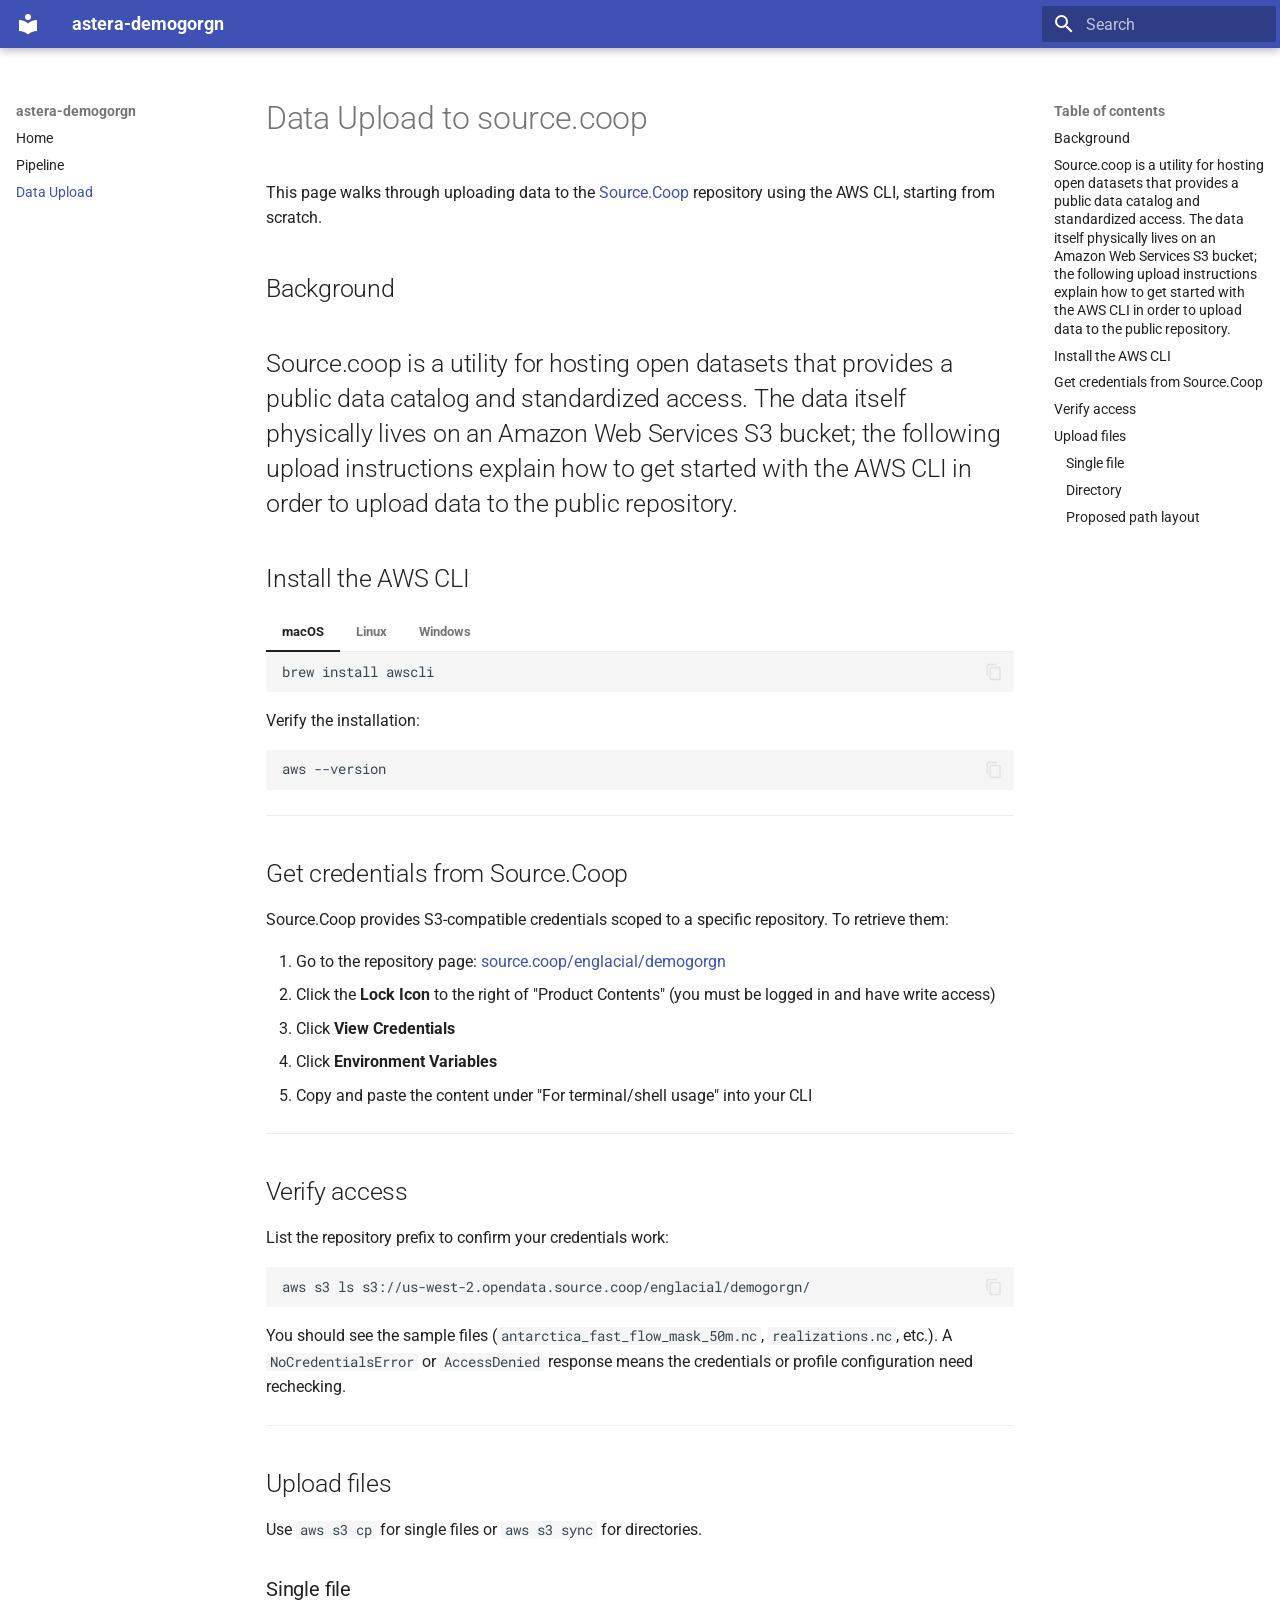
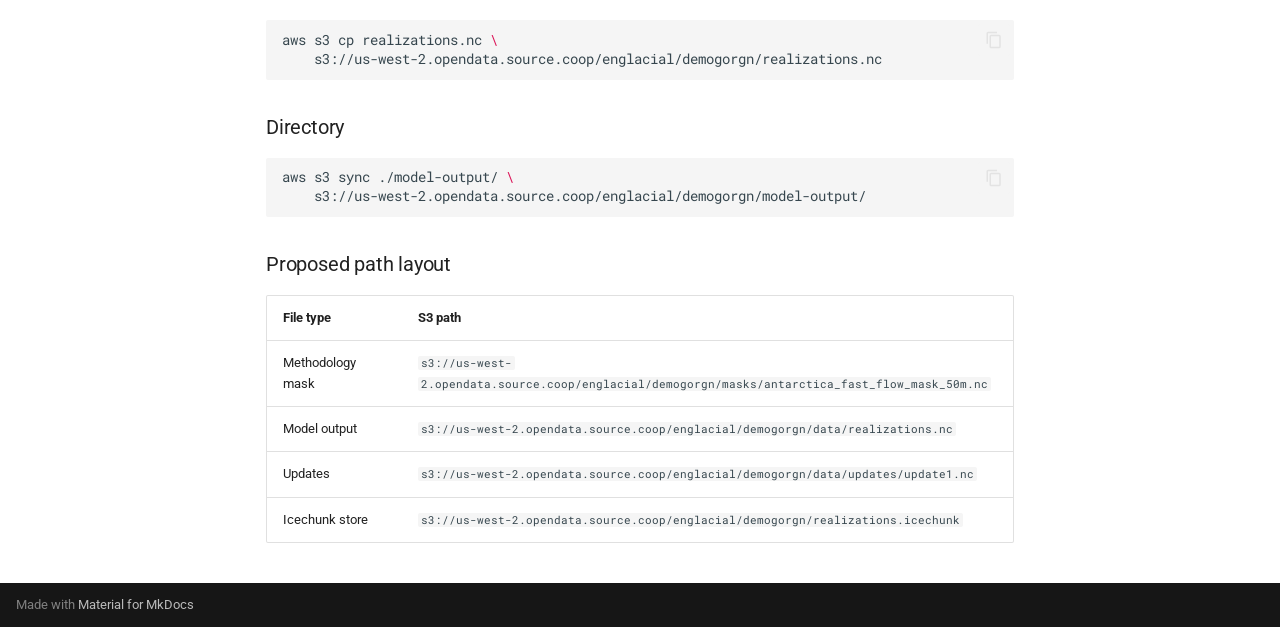
<file: data-upload/index.html>
<!doctype html>
<html lang="en" class="no-js">
  <head>
    
      <meta charset="utf-8">
      <meta name="viewport" content="width=device-width,initial-scale=1">
      
        <meta name="description" content="Ingest and update pipeline for the DEMOGORGN ice-sheet topology data">
      
      
      
      
        <link rel="prev" href="../pipeline/">
      
      
      
        
      
      
      <link rel="icon" href="../assets/images/favicon.png">
      <meta name="generator" content="mkdocs-1.6.1, mkdocs-material-9.7.6">
    
    
      
        <title>Data Upload - astera-demogorgn</title>
      
    
    
      <link rel="stylesheet" href="../assets/stylesheets/main.484c7ddc.min.css">
      
        
        <link rel="stylesheet" href="../assets/stylesheets/palette.ab4e12ef.min.css">
      
      


    
    
      
    
    
      
        
        
        <link rel="preconnect" href="https://fonts.gstatic.com" crossorigin>
        <link rel="stylesheet" href="https://fonts.googleapis.com/css?family=Roboto:300,300i,400,400i,700,700i%7CRoboto+Mono:400,400i,700,700i&display=fallback">
        <style>:root{--md-text-font:"Roboto";--md-code-font:"Roboto Mono"}</style>
      
    
    
      <link rel="stylesheet" href="../stylesheets/extra.css">
    
    <script>__md_scope=new URL("..",location),__md_hash=e=>[...e].reduce(((e,_)=>(e<<5)-e+_.charCodeAt(0)),0),__md_get=(e,_=localStorage,t=__md_scope)=>JSON.parse(_.getItem(t.pathname+"."+e)),__md_set=(e,_,t=localStorage,a=__md_scope)=>{try{t.setItem(a.pathname+"."+e,JSON.stringify(_))}catch(e){}}</script>
    
      

    
    
  </head>
  
  
    
    
    
    
    
    <body dir="ltr" data-md-color-scheme="default" data-md-color-primary="indigo" data-md-color-accent="orange">
  
    
    <input class="md-toggle" data-md-toggle="drawer" type="checkbox" id="__drawer" autocomplete="off">
    <input class="md-toggle" data-md-toggle="search" type="checkbox" id="__search" autocomplete="off">
    <label class="md-overlay" for="__drawer"></label>
    <div data-md-component="skip">
      
        
        <a href="#data-upload-to-sourcecoop" class="md-skip">
          Skip to content
        </a>
      
    </div>
    <div data-md-component="announce">
      
    </div>
    
    
      

  

<header class="md-header md-header--shadow" data-md-component="header">
  <nav class="md-header__inner md-grid" aria-label="Header">
    <a href=".." title="astera-demogorgn" class="md-header__button md-logo" aria-label="astera-demogorgn" data-md-component="logo">
      
  
  <svg xmlns="http://www.w3.org/2000/svg" viewBox="0 0 24 24"><path d="M12 8a3 3 0 0 0 3-3 3 3 0 0 0-3-3 3 3 0 0 0-3 3 3 3 0 0 0 3 3m0 3.54C9.64 9.35 6.5 8 3 8v11c3.5 0 6.64 1.35 9 3.54 2.36-2.19 5.5-3.54 9-3.54V8c-3.5 0-6.64 1.35-9 3.54"/></svg>

    </a>
    <label class="md-header__button md-icon" for="__drawer">
      
      <svg xmlns="http://www.w3.org/2000/svg" viewBox="0 0 24 24"><path d="M3 6h18v2H3zm0 5h18v2H3zm0 5h18v2H3z"/></svg>
    </label>
    <div class="md-header__title" data-md-component="header-title">
      <div class="md-header__ellipsis">
        <div class="md-header__topic">
          <span class="md-ellipsis">
            astera-demogorgn
          </span>
        </div>
        <div class="md-header__topic" data-md-component="header-topic">
          <span class="md-ellipsis">
            
              Data Upload
            
          </span>
        </div>
      </div>
    </div>
    
      
    
    
    
    
      
      
        <label class="md-header__button md-icon" for="__search">
          
          <svg xmlns="http://www.w3.org/2000/svg" viewBox="0 0 24 24"><path d="M9.5 3A6.5 6.5 0 0 1 16 9.5c0 1.61-.59 3.09-1.56 4.23l.27.27h.79l5 5-1.5 1.5-5-5v-.79l-.27-.27A6.52 6.52 0 0 1 9.5 16 6.5 6.5 0 0 1 3 9.5 6.5 6.5 0 0 1 9.5 3m0 2C7 5 5 7 5 9.5S7 14 9.5 14 14 12 14 9.5 12 5 9.5 5"/></svg>
        </label>
        <div class="md-search" data-md-component="search" role="dialog">
  <label class="md-search__overlay" for="__search"></label>
  <div class="md-search__inner" role="search">
    <form class="md-search__form" name="search">
      <input type="text" class="md-search__input" name="query" aria-label="Search" placeholder="Search" autocapitalize="off" autocorrect="off" autocomplete="off" spellcheck="false" data-md-component="search-query" required>
      <label class="md-search__icon md-icon" for="__search">
        
        <svg xmlns="http://www.w3.org/2000/svg" viewBox="0 0 24 24"><path d="M9.5 3A6.5 6.5 0 0 1 16 9.5c0 1.61-.59 3.09-1.56 4.23l.27.27h.79l5 5-1.5 1.5-5-5v-.79l-.27-.27A6.52 6.52 0 0 1 9.5 16 6.5 6.5 0 0 1 3 9.5 6.5 6.5 0 0 1 9.5 3m0 2C7 5 5 7 5 9.5S7 14 9.5 14 14 12 14 9.5 12 5 9.5 5"/></svg>
        
        <svg xmlns="http://www.w3.org/2000/svg" viewBox="0 0 24 24"><path d="M20 11v2H8l5.5 5.5-1.42 1.42L4.16 12l7.92-7.92L13.5 5.5 8 11z"/></svg>
      </label>
      <nav class="md-search__options" aria-label="Search">
        
        <button type="reset" class="md-search__icon md-icon" title="Clear" aria-label="Clear" tabindex="-1">
          
          <svg xmlns="http://www.w3.org/2000/svg" viewBox="0 0 24 24"><path d="M19 6.41 17.59 5 12 10.59 6.41 5 5 6.41 10.59 12 5 17.59 6.41 19 12 13.41 17.59 19 19 17.59 13.41 12z"/></svg>
        </button>
      </nav>
      
    </form>
    <div class="md-search__output">
      <div class="md-search__scrollwrap" tabindex="0" data-md-scrollfix>
        <div class="md-search-result" data-md-component="search-result">
          <div class="md-search-result__meta">
            Initializing search
          </div>
          <ol class="md-search-result__list" role="presentation"></ol>
        </div>
      </div>
    </div>
  </div>
</div>
      
    
    
  </nav>
  
</header>
    
    <div class="md-container" data-md-component="container">
      
      
        
          
        
      
      <main class="md-main" data-md-component="main">
        <div class="md-main__inner md-grid">
          
            
              
              <div class="md-sidebar md-sidebar--primary" data-md-component="sidebar" data-md-type="navigation" >
                <div class="md-sidebar__scrollwrap">
                  <div class="md-sidebar__inner">
                    



<nav class="md-nav md-nav--primary" aria-label="Navigation" data-md-level="0">
  <label class="md-nav__title" for="__drawer">
    <a href=".." title="astera-demogorgn" class="md-nav__button md-logo" aria-label="astera-demogorgn" data-md-component="logo">
      
  
  <svg xmlns="http://www.w3.org/2000/svg" viewBox="0 0 24 24"><path d="M12 8a3 3 0 0 0 3-3 3 3 0 0 0-3-3 3 3 0 0 0-3 3 3 3 0 0 0 3 3m0 3.54C9.64 9.35 6.5 8 3 8v11c3.5 0 6.64 1.35 9 3.54 2.36-2.19 5.5-3.54 9-3.54V8c-3.5 0-6.64 1.35-9 3.54"/></svg>

    </a>
    astera-demogorgn
  </label>
  
  <ul class="md-nav__list" data-md-scrollfix>
    
      
      
  
  
  
  
    <li class="md-nav__item">
      <a href=".." class="md-nav__link">
        
  
  
  <span class="md-ellipsis">
    
  
    Home
  

    
  </span>
  
  

      </a>
    </li>
  

    
      
      
  
  
  
  
    <li class="md-nav__item">
      <a href="../pipeline/" class="md-nav__link">
        
  
  
  <span class="md-ellipsis">
    
  
    Pipeline
  

    
  </span>
  
  

      </a>
    </li>
  

    
      
      
  
  
    
  
  
  
    <li class="md-nav__item md-nav__item--active">
      
      <input class="md-nav__toggle md-toggle" type="checkbox" id="__toc">
      
      
        
      
      
        <label class="md-nav__link md-nav__link--active" for="__toc">
          
  
  
  <span class="md-ellipsis">
    
  
    Data Upload
  

    
  </span>
  
  

          <span class="md-nav__icon md-icon"></span>
        </label>
      
      <a href="./" class="md-nav__link md-nav__link--active">
        
  
  
  <span class="md-ellipsis">
    
  
    Data Upload
  

    
  </span>
  
  

      </a>
      
        

<nav class="md-nav md-nav--secondary" aria-label="Table of contents">
  
  
  
    
  
  
    <label class="md-nav__title" for="__toc">
      <span class="md-nav__icon md-icon"></span>
      Table of contents
    </label>
    <ul class="md-nav__list" data-md-component="toc" data-md-scrollfix>
      
        <li class="md-nav__item">
  <a href="#background" class="md-nav__link">
    <span class="md-ellipsis">
      
        Background
      
    </span>
  </a>
  
</li>
      
        <li class="md-nav__item">
  <a href="#[base64]" class="md-nav__link">
    <span class="md-ellipsis">
      
        Source.coop is a utility for hosting open datasets that provides a public data catalog and standardized access. The data itself physically lives on an Amazon Web Services S3 bucket; the following upload instructions explain how to get started with the AWS CLI in order to upload data to the public repository.
      
    </span>
  </a>
  
</li>
      
        <li class="md-nav__item">
  <a href="#install-the-aws-cli" class="md-nav__link">
    <span class="md-ellipsis">
      
        Install the AWS CLI
      
    </span>
  </a>
  
</li>
      
        <li class="md-nav__item">
  <a href="#get-credentials-from-sourcecoop" class="md-nav__link">
    <span class="md-ellipsis">
      
        Get credentials from Source.Coop
      
    </span>
  </a>
  
</li>
      
        <li class="md-nav__item">
  <a href="#verify-access" class="md-nav__link">
    <span class="md-ellipsis">
      
        Verify access
      
    </span>
  </a>
  
</li>
      
        <li class="md-nav__item">
  <a href="#upload-files" class="md-nav__link">
    <span class="md-ellipsis">
      
        Upload files
      
    </span>
  </a>
  
    <nav class="md-nav" aria-label="Upload files">
      <ul class="md-nav__list">
        
          <li class="md-nav__item">
  <a href="#single-file" class="md-nav__link">
    <span class="md-ellipsis">
      
        Single file
      
    </span>
  </a>
  
</li>
        
          <li class="md-nav__item">
  <a href="#directory" class="md-nav__link">
    <span class="md-ellipsis">
      
        Directory
      
    </span>
  </a>
  
</li>
        
          <li class="md-nav__item">
  <a href="#proposed-path-layout" class="md-nav__link">
    <span class="md-ellipsis">
      
        Proposed path layout
      
    </span>
  </a>
  
</li>
        
      </ul>
    </nav>
  
</li>
      
    </ul>
  
</nav>
      
    </li>
  

    
  </ul>
</nav>
                  </div>
                </div>
              </div>
            
            
              
              <div class="md-sidebar md-sidebar--secondary" data-md-component="sidebar" data-md-type="toc" >
                <div class="md-sidebar__scrollwrap">
                  <div class="md-sidebar__inner">
                    

<nav class="md-nav md-nav--secondary" aria-label="Table of contents">
  
  
  
    
  
  
    <label class="md-nav__title" for="__toc">
      <span class="md-nav__icon md-icon"></span>
      Table of contents
    </label>
    <ul class="md-nav__list" data-md-component="toc" data-md-scrollfix>
      
        <li class="md-nav__item">
  <a href="#background" class="md-nav__link">
    <span class="md-ellipsis">
      
        Background
      
    </span>
  </a>
  
</li>
      
        <li class="md-nav__item">
  <a href="#[base64]" class="md-nav__link">
    <span class="md-ellipsis">
      
        Source.coop is a utility for hosting open datasets that provides a public data catalog and standardized access. The data itself physically lives on an Amazon Web Services S3 bucket; the following upload instructions explain how to get started with the AWS CLI in order to upload data to the public repository.
      
    </span>
  </a>
  
</li>
      
        <li class="md-nav__item">
  <a href="#install-the-aws-cli" class="md-nav__link">
    <span class="md-ellipsis">
      
        Install the AWS CLI
      
    </span>
  </a>
  
</li>
      
        <li class="md-nav__item">
  <a href="#get-credentials-from-sourcecoop" class="md-nav__link">
    <span class="md-ellipsis">
      
        Get credentials from Source.Coop
      
    </span>
  </a>
  
</li>
      
        <li class="md-nav__item">
  <a href="#verify-access" class="md-nav__link">
    <span class="md-ellipsis">
      
        Verify access
      
    </span>
  </a>
  
</li>
      
        <li class="md-nav__item">
  <a href="#upload-files" class="md-nav__link">
    <span class="md-ellipsis">
      
        Upload files
      
    </span>
  </a>
  
    <nav class="md-nav" aria-label="Upload files">
      <ul class="md-nav__list">
        
          <li class="md-nav__item">
  <a href="#single-file" class="md-nav__link">
    <span class="md-ellipsis">
      
        Single file
      
    </span>
  </a>
  
</li>
        
          <li class="md-nav__item">
  <a href="#directory" class="md-nav__link">
    <span class="md-ellipsis">
      
        Directory
      
    </span>
  </a>
  
</li>
        
          <li class="md-nav__item">
  <a href="#proposed-path-layout" class="md-nav__link">
    <span class="md-ellipsis">
      
        Proposed path layout
      
    </span>
  </a>
  
</li>
        
      </ul>
    </nav>
  
</li>
      
    </ul>
  
</nav>
                  </div>
                </div>
              </div>
            
          
          
            <div class="md-content" data-md-component="content">
              
              <article class="md-content__inner md-typeset">
                
                  



<h1 id="data-upload-to-sourcecoop">Data Upload to source.coop</h1>
<p>This page walks through uploading data to the <a href="https://source.coop/englacial/demogorgn">Source.Coop</a> repository using the AWS CLI, starting from scratch.</p>
<h2 id="background">Background</h2>
<h2 id="[base64]">Source.coop is a utility for hosting open datasets that provides a public data catalog and standardized access. The data itself physically lives on an Amazon Web Services S3 bucket; the following upload instructions explain how to get started with the AWS CLI in order to upload data to the public repository.</h2>
<h2 id="install-the-aws-cli">Install the AWS CLI</h2>
<div class="tabbed-set tabbed-alternate" data-tabs="1:3"><input checked="checked" id="__tabbed_1_1" name="__tabbed_1" type="radio" /><input id="__tabbed_1_2" name="__tabbed_1" type="radio" /><input id="__tabbed_1_3" name="__tabbed_1" type="radio" /><div class="tabbed-labels"><label for="__tabbed_1_1">macOS</label><label for="__tabbed_1_2">Linux</label><label for="__tabbed_1_3">Windows</label></div>
<div class="tabbed-content">
<div class="tabbed-block">
<div class="highlight"><pre><span></span><code><a id="__codelineno-0-1" name="__codelineno-0-1" href="#__codelineno-0-1"></a>brew<span class="w"> </span>install<span class="w"> </span>awscli
</code></pre></div>
</div>
<div class="tabbed-block">
<div class="highlight"><pre><span></span><code><a id="__codelineno-1-1" name="__codelineno-1-1" href="#__codelineno-1-1"></a>curl<span class="w"> </span><span class="s2">&quot;https://awscli.amazonaws.com/awscli-exe-linux-x86_64.zip&quot;</span><span class="w"> </span>-o<span class="w"> </span><span class="s2">&quot;awscliv2.zip&quot;</span>
<a id="__codelineno-1-2" name="__codelineno-1-2" href="#__codelineno-1-2"></a>unzip<span class="w"> </span>awscliv2.zip
<a id="__codelineno-1-3" name="__codelineno-1-3" href="#__codelineno-1-3"></a>sudo<span class="w"> </span>./aws/install
</code></pre></div>
</div>
<div class="tabbed-block">
<p>Download and run the <a href="https://awscli.amazonaws.com/AWSCLIV2.msi">official MSI installer</a>.</p>
</div>
</div>
</div>
<p>Verify the installation:</p>
<div class="highlight"><pre><span></span><code><a id="__codelineno-2-1" name="__codelineno-2-1" href="#__codelineno-2-1"></a>aws<span class="w"> </span>--version
</code></pre></div>
<hr />
<h2 id="get-credentials-from-sourcecoop">Get credentials from Source.Coop</h2>
<p>Source.Coop provides S3-compatible credentials scoped to a specific repository. To retrieve them:</p>
<ol>
<li>Go to the repository page: <a href="https://source.coop/englacial/demogorgn">source.coop/englacial/demogorgn</a></li>
<li>Click the <strong>Lock Icon</strong> to the right of "Product Contents" (you must be logged in and have write access)</li>
<li>Click <strong>View Credentials</strong></li>
<li>Click <strong>Environment Variables</strong></li>
<li>Copy and paste the content under "For terminal/shell usage" into your CLI</li>
</ol>
<hr />
<h2 id="verify-access">Verify access</h2>
<p>List the repository prefix to confirm your credentials work:</p>
<div class="highlight"><pre><span></span><code><a id="__codelineno-3-1" name="__codelineno-3-1" href="#__codelineno-3-1"></a>aws<span class="w"> </span>s3<span class="w"> </span>ls<span class="w"> </span>s3://us-west-2.opendata.source.coop/englacial/demogorgn/<span class="w"> </span>
</code></pre></div>
<p>You should see the sample files (<code>antarctica_fast_flow_mask_50m.nc</code>, <code>realizations.nc</code>, etc.). A <code>NoCredentialsError</code> or <code>AccessDenied</code> response means the credentials or profile configuration need rechecking.</p>
<hr />
<h2 id="upload-files">Upload files</h2>
<p>Use <code>aws s3 cp</code> for single files or <code>aws s3 sync</code> for directories.</p>
<h3 id="single-file">Single file</h3>
<div class="highlight"><pre><span></span><code><a id="__codelineno-4-1" name="__codelineno-4-1" href="#__codelineno-4-1"></a>aws<span class="w"> </span>s3<span class="w"> </span>cp<span class="w"> </span>realizations.nc<span class="w"> </span><span class="se">\</span>
<a id="__codelineno-4-2" name="__codelineno-4-2" href="#__codelineno-4-2"></a><span class="w">    </span>s3://us-west-2.opendata.source.coop/englacial/demogorgn/realizations.nc
</code></pre></div>
<h3 id="directory">Directory</h3>
<div class="highlight"><pre><span></span><code><a id="__codelineno-5-1" name="__codelineno-5-1" href="#__codelineno-5-1"></a>aws<span class="w"> </span>s3<span class="w"> </span>sync<span class="w"> </span>./model-output/<span class="w"> </span><span class="se">\</span>
<a id="__codelineno-5-2" name="__codelineno-5-2" href="#__codelineno-5-2"></a><span class="w">    </span>s3://us-west-2.opendata.source.coop/englacial/demogorgn/model-output/
</code></pre></div>
<h3 id="proposed-path-layout">Proposed path layout</h3>
<table>
<thead>
<tr>
<th>File type</th>
<th>S3 path</th>
</tr>
</thead>
<tbody>
<tr>
<td>Methodology mask</td>
<td><code>s3://us-west-2.opendata.source.coop/englacial/demogorgn/masks/antarctica_fast_flow_mask_50m.nc</code></td>
</tr>
<tr>
<td>Model output</td>
<td><code>s3://us-west-2.opendata.source.coop/englacial/demogorgn/data/realizations.nc</code></td>
</tr>
<tr>
<td>Updates</td>
<td><code>s3://us-west-2.opendata.source.coop/englacial/demogorgn/data/updates/update1.nc</code></td>
</tr>
<tr>
<td>Icechunk store</td>
<td><code>s3://us-west-2.opendata.source.coop/englacial/demogorgn/realizations.icechunk</code></td>
</tr>
</tbody>
</table>












                
              </article>
            </div>
          
          
  <script>var tabs=__md_get("__tabs");if(Array.isArray(tabs))e:for(var set of document.querySelectorAll(".tabbed-set")){var labels=set.querySelector(".tabbed-labels");for(var tab of tabs)for(var label of labels.getElementsByTagName("label"))if(label.innerText.trim()===tab){var input=document.getElementById(label.htmlFor);input.checked=!0;continue e}}</script>

<script>var target=document.getElementById(location.hash.slice(1));target&&target.name&&(target.checked=target.name.startsWith("__tabbed_"))</script>
        </div>
        
      </main>
      
        <footer class="md-footer">
  
  <div class="md-footer-meta md-typeset">
    <div class="md-footer-meta__inner md-grid">
      <div class="md-copyright">
  
  
    Made with
    <a href="https://squidfunk.github.io/mkdocs-material/" target="_blank" rel="noopener">
      Material for MkDocs
    </a>
  
</div>
      
    </div>
  </div>
</footer>
      
    </div>
    <div class="md-dialog" data-md-component="dialog">
      <div class="md-dialog__inner md-typeset"></div>
    </div>
    
    
    
      
      
      <script id="__config" type="application/json">{"annotate": null, "base": "..", "features": ["content.code.copy", "content.tabs.link", "navigation.sections"], "search": "../assets/javascripts/workers/search.2c215733.min.js", "tags": null, "translations": {"clipboard.copied": "Copied to clipboard", "clipboard.copy": "Copy to clipboard", "search.result.more.one": "1 more on this page", "search.result.more.other": "# more on this page", "search.result.none": "No matching documents", "search.result.one": "1 matching document", "search.result.other": "# matching documents", "search.result.placeholder": "Type to start searching", "search.result.term.missing": "Missing", "select.version": "Select version"}, "version": null}</script>
    
    
      <script src="../assets/javascripts/bundle.79ae519e.min.js"></script>
      
    
  </body>
</html>
</file>
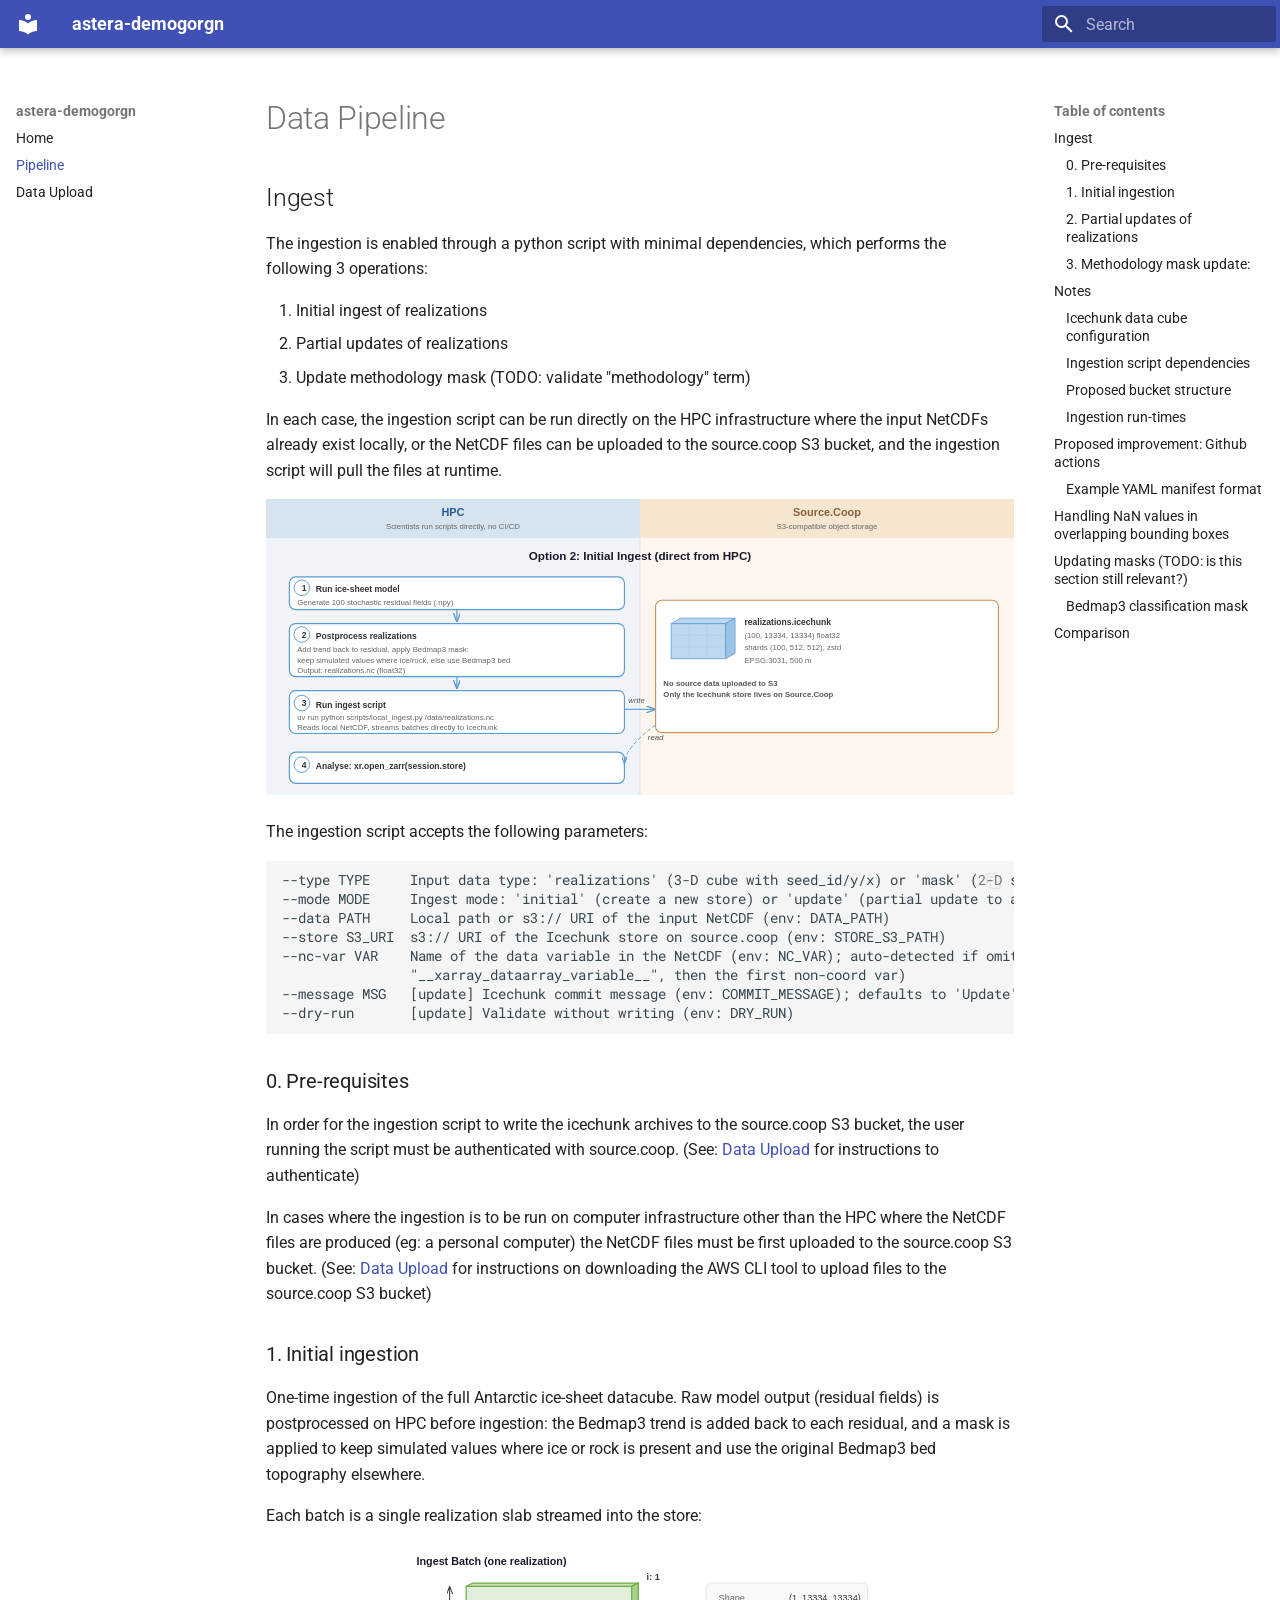
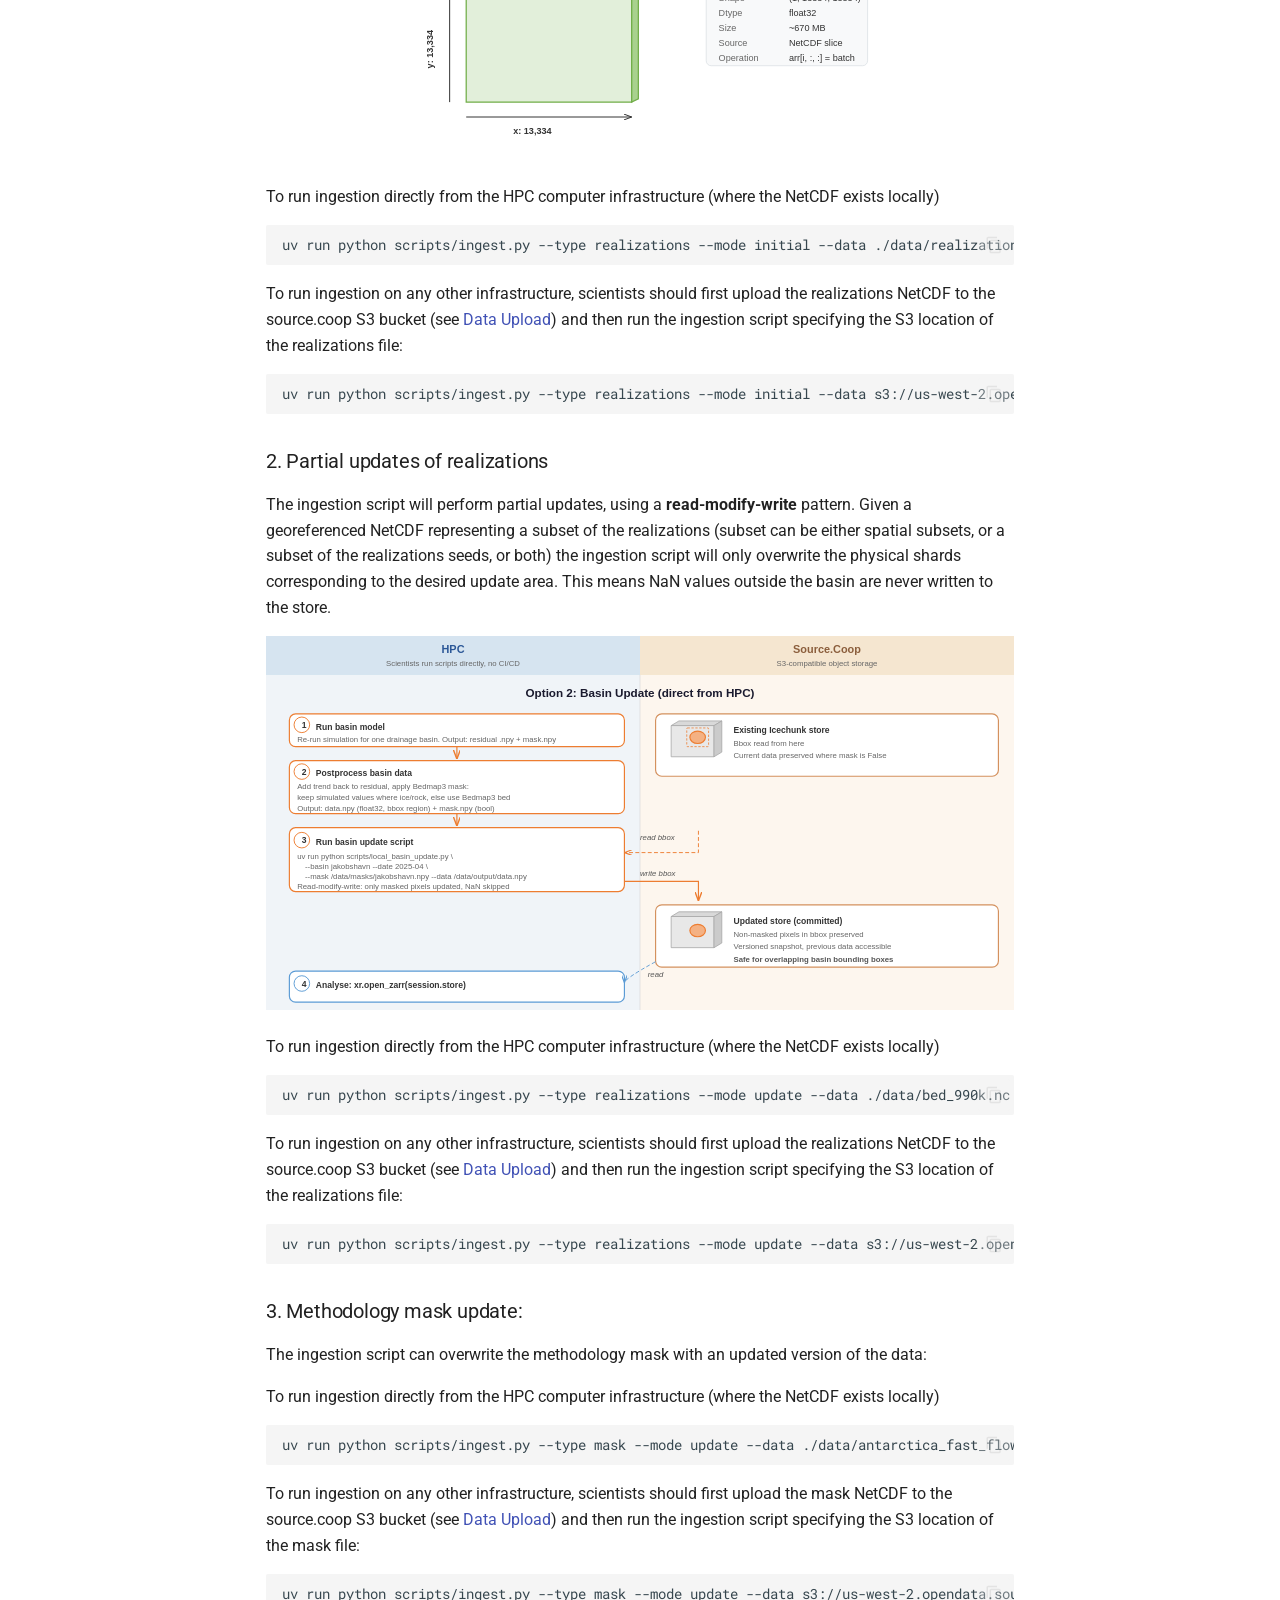
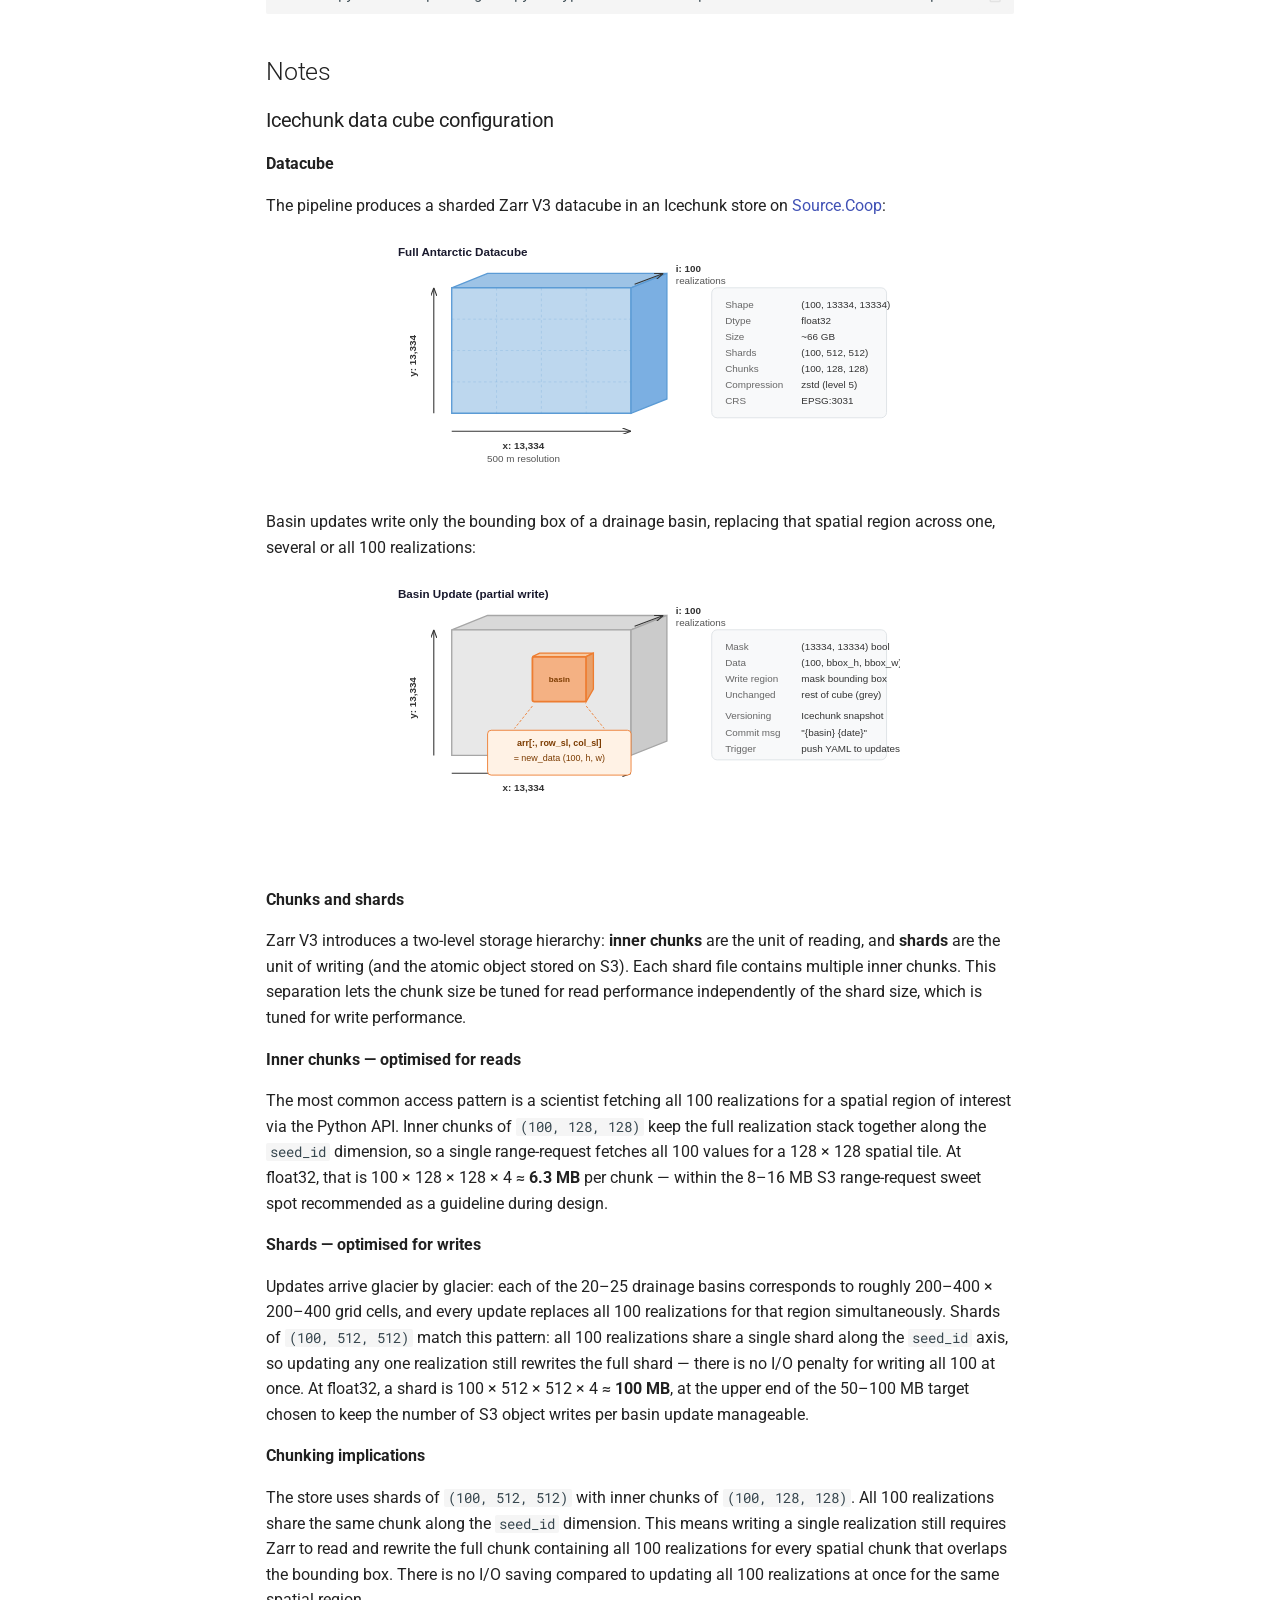
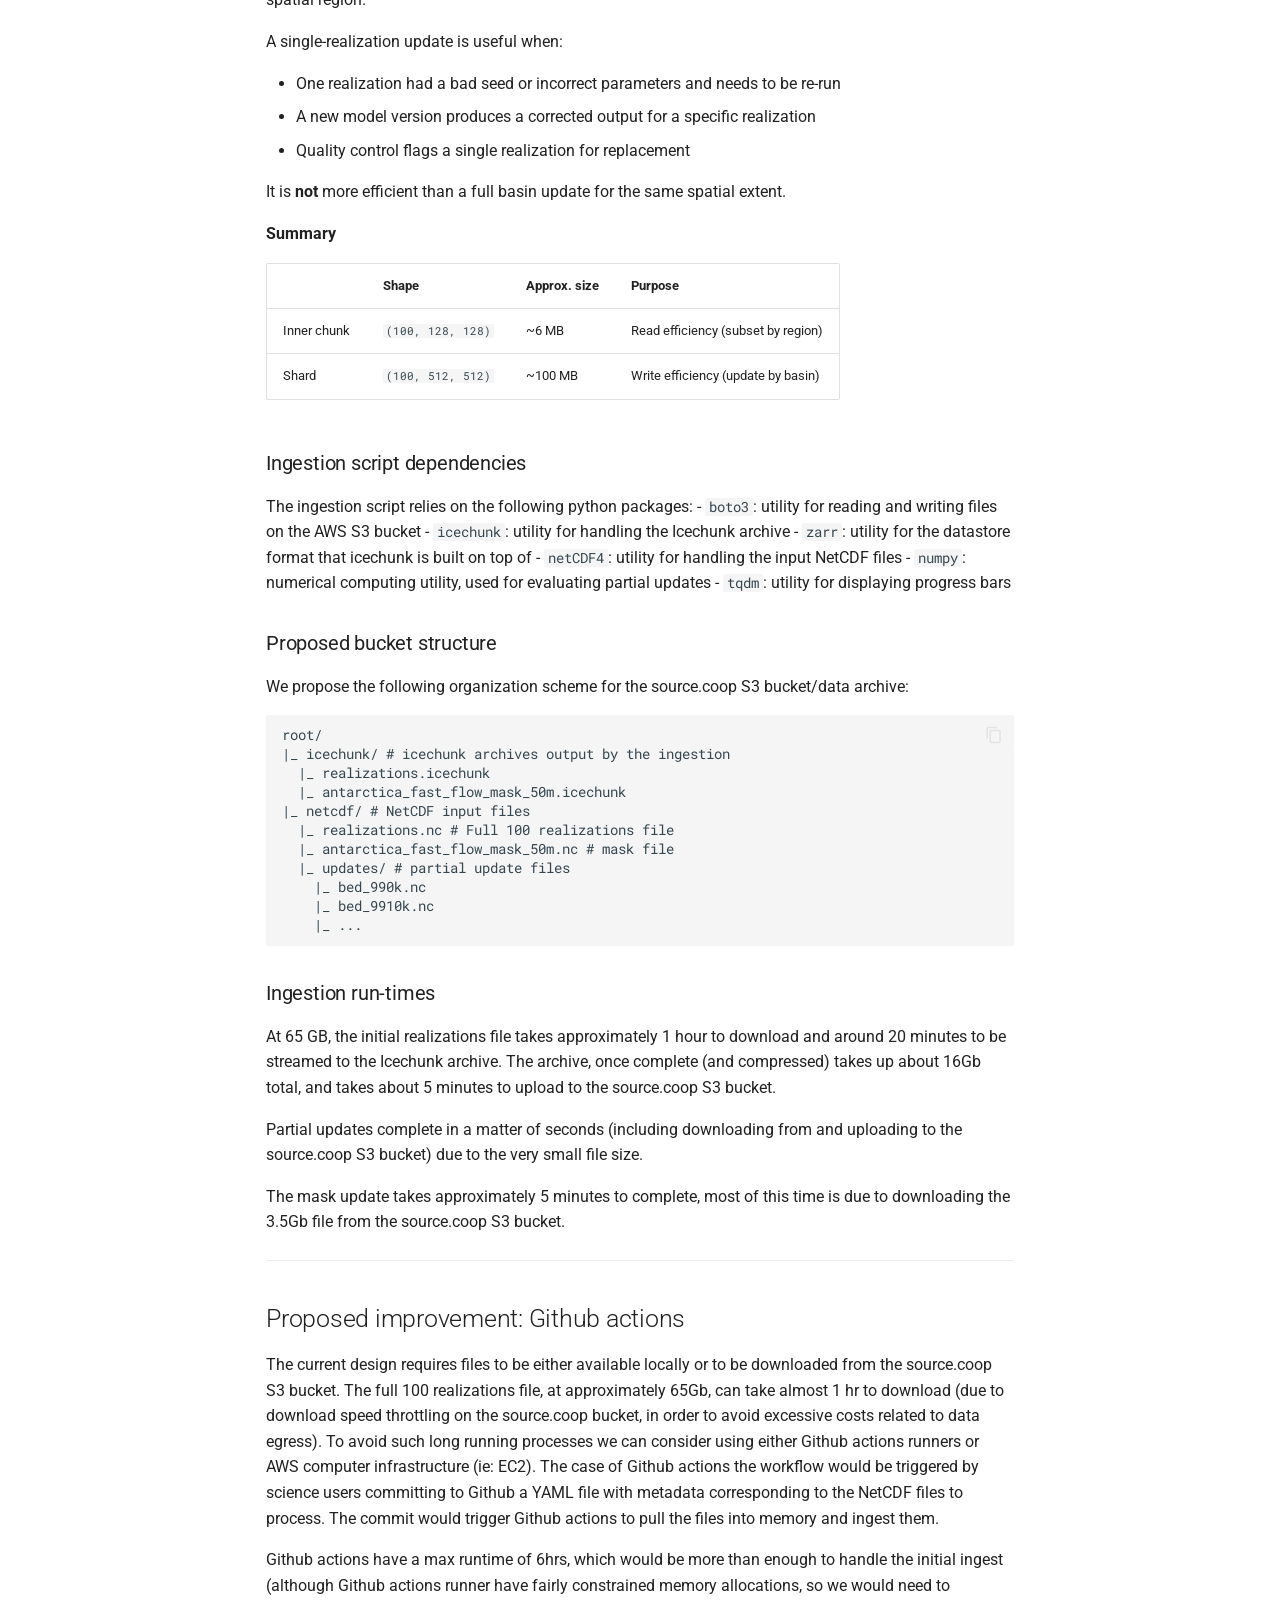
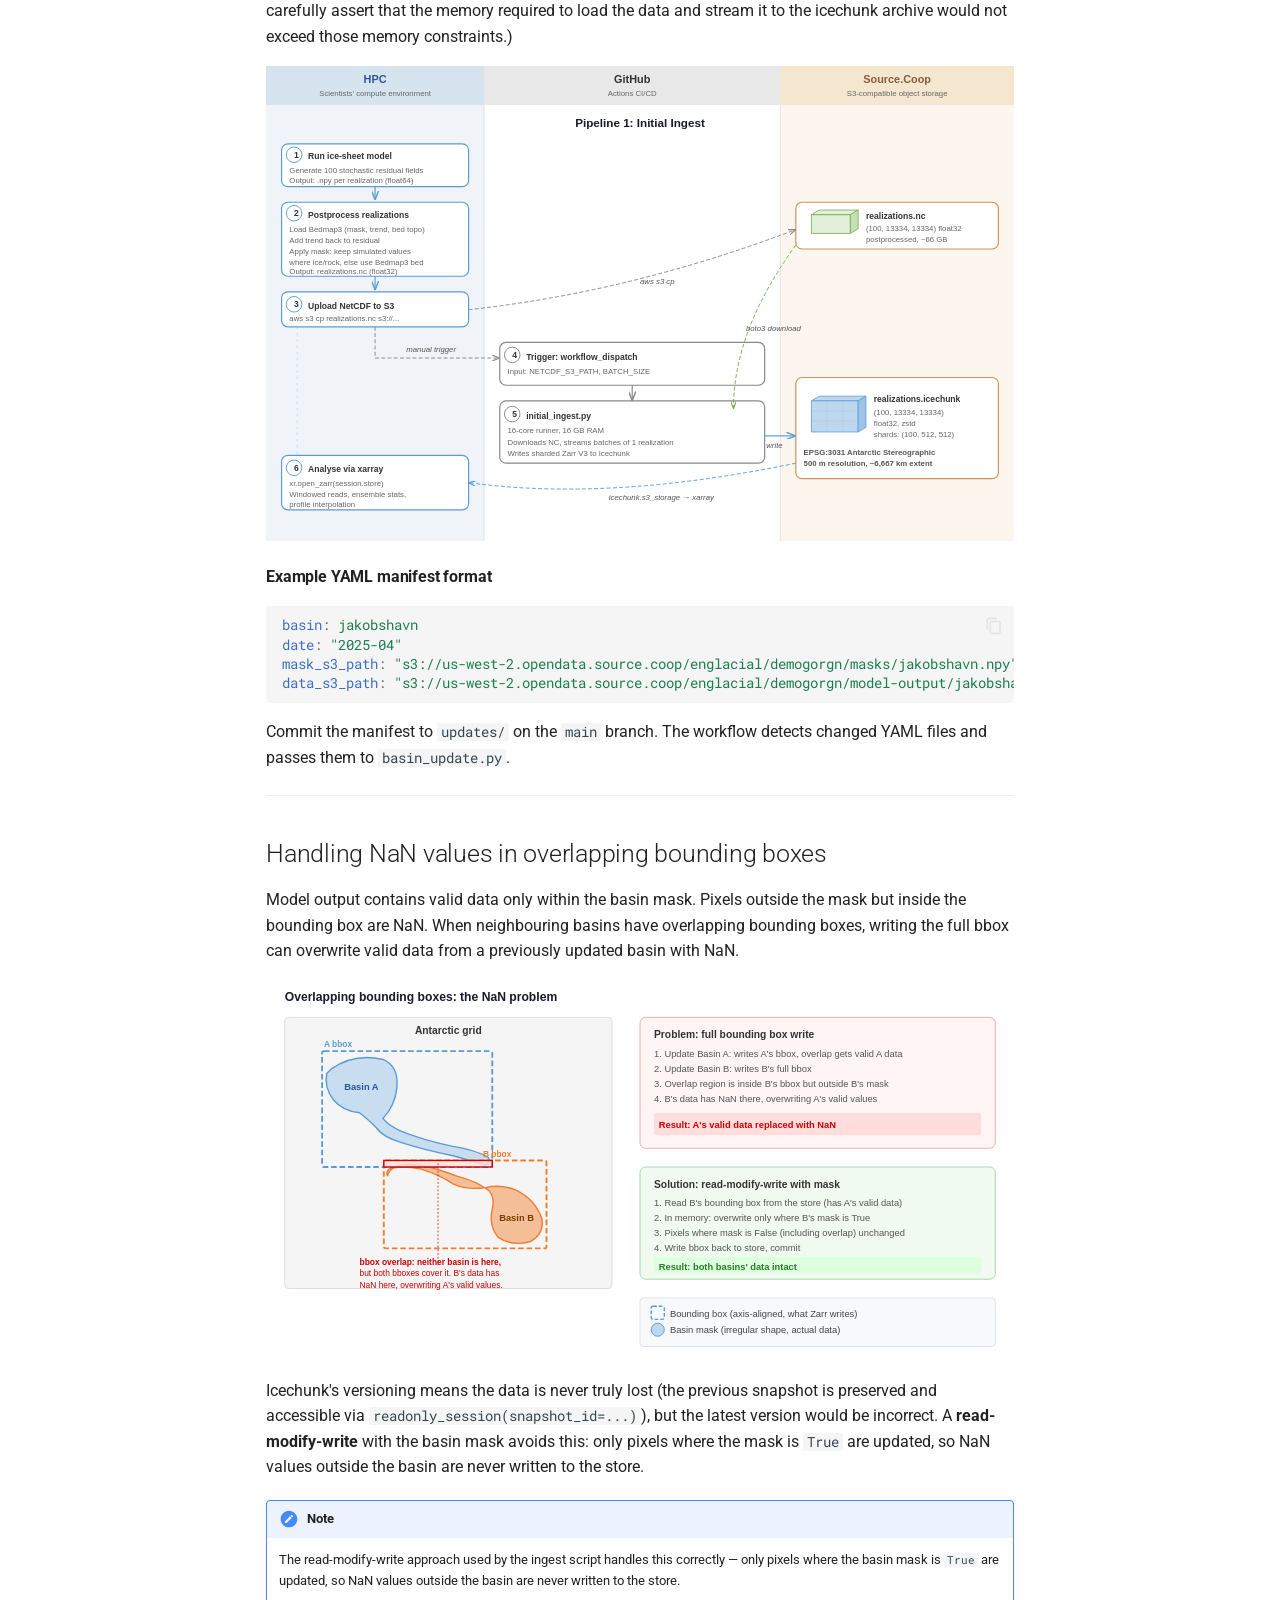
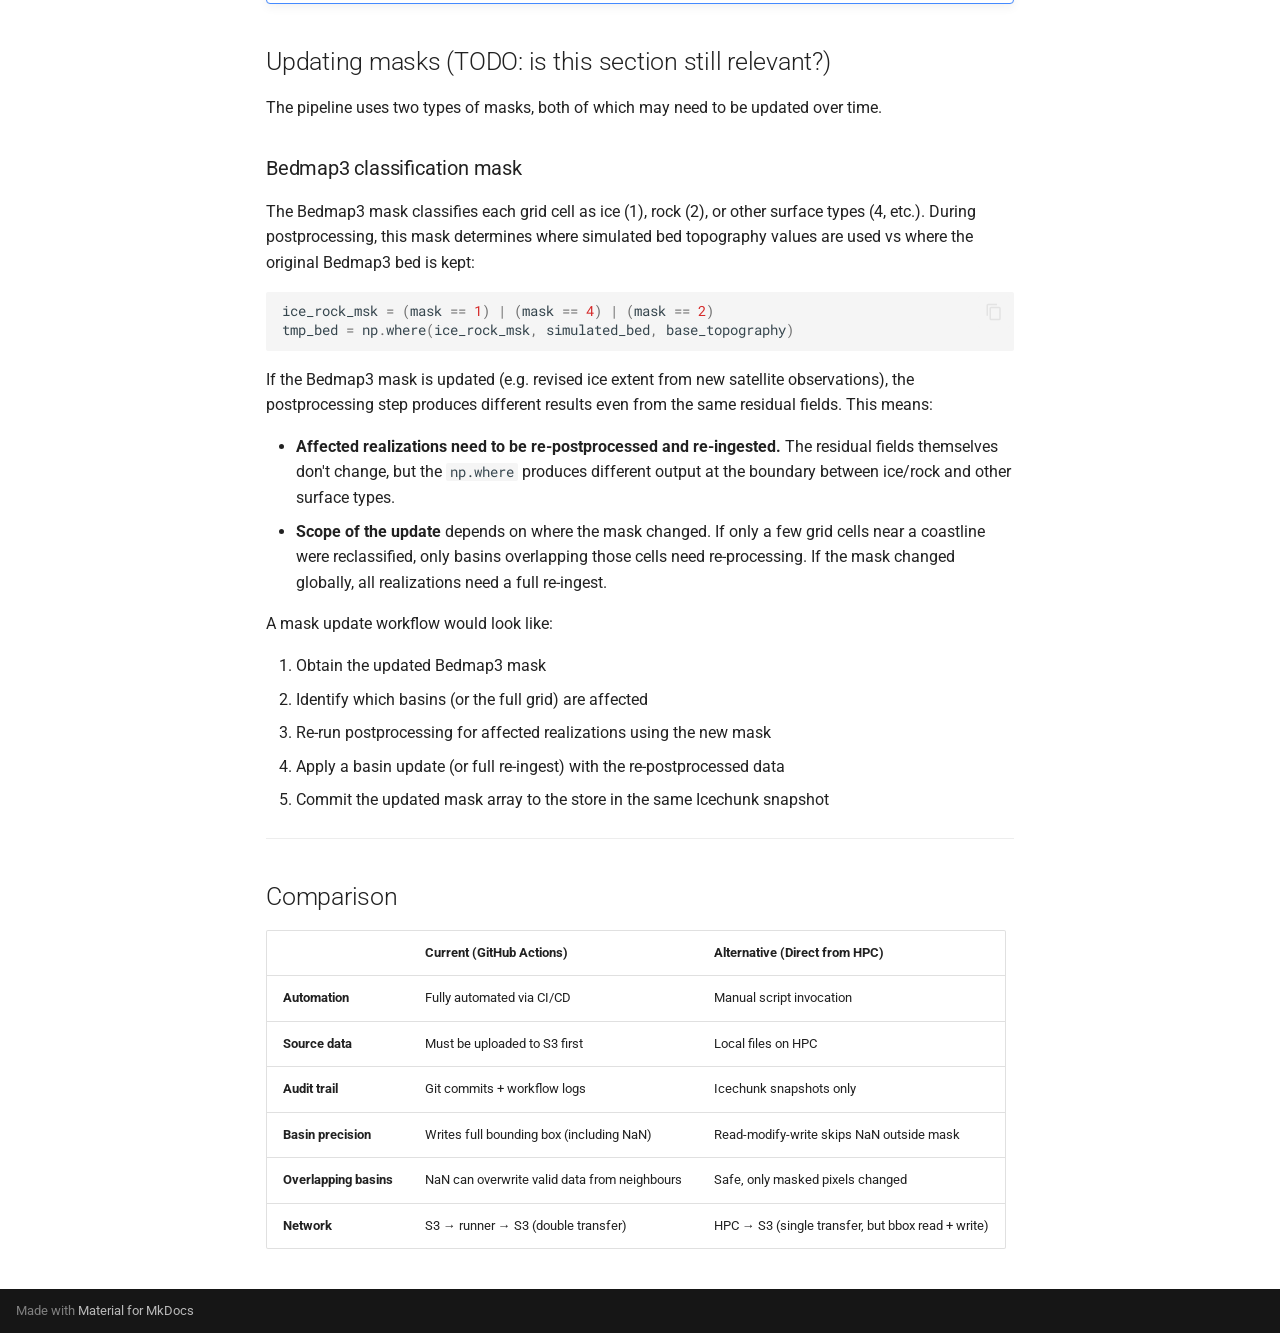
<file: pipeline/index.html>
<!doctype html>
<html lang="en" class="no-js">
  <head>
    
      <meta charset="utf-8">
      <meta name="viewport" content="width=device-width,initial-scale=1">
      
        <meta name="description" content="Ingest and update pipeline for the DEMOGORGN ice-sheet topology data">
      
      
      
      
        <link rel="prev" href="..">
      
      
        <link rel="next" href="../data-upload/">
      
      
        
      
      
      <link rel="icon" href="../assets/images/favicon.png">
      <meta name="generator" content="mkdocs-1.6.1, mkdocs-material-9.7.6">
    
    
      
        <title>Pipeline - astera-demogorgn</title>
      
    
    
      <link rel="stylesheet" href="../assets/stylesheets/main.484c7ddc.min.css">
      
        
        <link rel="stylesheet" href="../assets/stylesheets/palette.ab4e12ef.min.css">
      
      


    
    
      
    
    
      
        
        
        <link rel="preconnect" href="https://fonts.gstatic.com" crossorigin>
        <link rel="stylesheet" href="https://fonts.googleapis.com/css?family=Roboto:300,300i,400,400i,700,700i%7CRoboto+Mono:400,400i,700,700i&display=fallback">
        <style>:root{--md-text-font:"Roboto";--md-code-font:"Roboto Mono"}</style>
      
    
    
      <link rel="stylesheet" href="../stylesheets/extra.css">
    
    <script>__md_scope=new URL("..",location),__md_hash=e=>[...e].reduce(((e,_)=>(e<<5)-e+_.charCodeAt(0)),0),__md_get=(e,_=localStorage,t=__md_scope)=>JSON.parse(_.getItem(t.pathname+"."+e)),__md_set=(e,_,t=localStorage,a=__md_scope)=>{try{t.setItem(a.pathname+"."+e,JSON.stringify(_))}catch(e){}}</script>
    
      

    
    
  </head>
  
  
    
    
    
    
    
    <body dir="ltr" data-md-color-scheme="default" data-md-color-primary="indigo" data-md-color-accent="orange">
  
    
    <input class="md-toggle" data-md-toggle="drawer" type="checkbox" id="__drawer" autocomplete="off">
    <input class="md-toggle" data-md-toggle="search" type="checkbox" id="__search" autocomplete="off">
    <label class="md-overlay" for="__drawer"></label>
    <div data-md-component="skip">
      
        
        <a href="#data-pipeline" class="md-skip">
          Skip to content
        </a>
      
    </div>
    <div data-md-component="announce">
      
    </div>
    
    
      

  

<header class="md-header md-header--shadow" data-md-component="header">
  <nav class="md-header__inner md-grid" aria-label="Header">
    <a href=".." title="astera-demogorgn" class="md-header__button md-logo" aria-label="astera-demogorgn" data-md-component="logo">
      
  
  <svg xmlns="http://www.w3.org/2000/svg" viewBox="0 0 24 24"><path d="M12 8a3 3 0 0 0 3-3 3 3 0 0 0-3-3 3 3 0 0 0-3 3 3 3 0 0 0 3 3m0 3.54C9.64 9.35 6.5 8 3 8v11c3.5 0 6.64 1.35 9 3.54 2.36-2.19 5.5-3.54 9-3.54V8c-3.5 0-6.64 1.35-9 3.54"/></svg>

    </a>
    <label class="md-header__button md-icon" for="__drawer">
      
      <svg xmlns="http://www.w3.org/2000/svg" viewBox="0 0 24 24"><path d="M3 6h18v2H3zm0 5h18v2H3zm0 5h18v2H3z"/></svg>
    </label>
    <div class="md-header__title" data-md-component="header-title">
      <div class="md-header__ellipsis">
        <div class="md-header__topic">
          <span class="md-ellipsis">
            astera-demogorgn
          </span>
        </div>
        <div class="md-header__topic" data-md-component="header-topic">
          <span class="md-ellipsis">
            
              Pipeline
            
          </span>
        </div>
      </div>
    </div>
    
      
    
    
    
    
      
      
        <label class="md-header__button md-icon" for="__search">
          
          <svg xmlns="http://www.w3.org/2000/svg" viewBox="0 0 24 24"><path d="M9.5 3A6.5 6.5 0 0 1 16 9.5c0 1.61-.59 3.09-1.56 4.23l.27.27h.79l5 5-1.5 1.5-5-5v-.79l-.27-.27A6.52 6.52 0 0 1 9.5 16 6.5 6.5 0 0 1 3 9.5 6.5 6.5 0 0 1 9.5 3m0 2C7 5 5 7 5 9.5S7 14 9.5 14 14 12 14 9.5 12 5 9.5 5"/></svg>
        </label>
        <div class="md-search" data-md-component="search" role="dialog">
  <label class="md-search__overlay" for="__search"></label>
  <div class="md-search__inner" role="search">
    <form class="md-search__form" name="search">
      <input type="text" class="md-search__input" name="query" aria-label="Search" placeholder="Search" autocapitalize="off" autocorrect="off" autocomplete="off" spellcheck="false" data-md-component="search-query" required>
      <label class="md-search__icon md-icon" for="__search">
        
        <svg xmlns="http://www.w3.org/2000/svg" viewBox="0 0 24 24"><path d="M9.5 3A6.5 6.5 0 0 1 16 9.5c0 1.61-.59 3.09-1.56 4.23l.27.27h.79l5 5-1.5 1.5-5-5v-.79l-.27-.27A6.52 6.52 0 0 1 9.5 16 6.5 6.5 0 0 1 3 9.5 6.5 6.5 0 0 1 9.5 3m0 2C7 5 5 7 5 9.5S7 14 9.5 14 14 12 14 9.5 12 5 9.5 5"/></svg>
        
        <svg xmlns="http://www.w3.org/2000/svg" viewBox="0 0 24 24"><path d="M20 11v2H8l5.5 5.5-1.42 1.42L4.16 12l7.92-7.92L13.5 5.5 8 11z"/></svg>
      </label>
      <nav class="md-search__options" aria-label="Search">
        
        <button type="reset" class="md-search__icon md-icon" title="Clear" aria-label="Clear" tabindex="-1">
          
          <svg xmlns="http://www.w3.org/2000/svg" viewBox="0 0 24 24"><path d="M19 6.41 17.59 5 12 10.59 6.41 5 5 6.41 10.59 12 5 17.59 6.41 19 12 13.41 17.59 19 19 17.59 13.41 12z"/></svg>
        </button>
      </nav>
      
    </form>
    <div class="md-search__output">
      <div class="md-search__scrollwrap" tabindex="0" data-md-scrollfix>
        <div class="md-search-result" data-md-component="search-result">
          <div class="md-search-result__meta">
            Initializing search
          </div>
          <ol class="md-search-result__list" role="presentation"></ol>
        </div>
      </div>
    </div>
  </div>
</div>
      
    
    
  </nav>
  
</header>
    
    <div class="md-container" data-md-component="container">
      
      
        
          
        
      
      <main class="md-main" data-md-component="main">
        <div class="md-main__inner md-grid">
          
            
              
              <div class="md-sidebar md-sidebar--primary" data-md-component="sidebar" data-md-type="navigation" >
                <div class="md-sidebar__scrollwrap">
                  <div class="md-sidebar__inner">
                    



<nav class="md-nav md-nav--primary" aria-label="Navigation" data-md-level="0">
  <label class="md-nav__title" for="__drawer">
    <a href=".." title="astera-demogorgn" class="md-nav__button md-logo" aria-label="astera-demogorgn" data-md-component="logo">
      
  
  <svg xmlns="http://www.w3.org/2000/svg" viewBox="0 0 24 24"><path d="M12 8a3 3 0 0 0 3-3 3 3 0 0 0-3-3 3 3 0 0 0-3 3 3 3 0 0 0 3 3m0 3.54C9.64 9.35 6.5 8 3 8v11c3.5 0 6.64 1.35 9 3.54 2.36-2.19 5.5-3.54 9-3.54V8c-3.5 0-6.64 1.35-9 3.54"/></svg>

    </a>
    astera-demogorgn
  </label>
  
  <ul class="md-nav__list" data-md-scrollfix>
    
      
      
  
  
  
  
    <li class="md-nav__item">
      <a href=".." class="md-nav__link">
        
  
  
  <span class="md-ellipsis">
    
  
    Home
  

    
  </span>
  
  

      </a>
    </li>
  

    
      
      
  
  
    
  
  
  
    <li class="md-nav__item md-nav__item--active">
      
      <input class="md-nav__toggle md-toggle" type="checkbox" id="__toc">
      
      
        
      
      
        <label class="md-nav__link md-nav__link--active" for="__toc">
          
  
  
  <span class="md-ellipsis">
    
  
    Pipeline
  

    
  </span>
  
  

          <span class="md-nav__icon md-icon"></span>
        </label>
      
      <a href="./" class="md-nav__link md-nav__link--active">
        
  
  
  <span class="md-ellipsis">
    
  
    Pipeline
  

    
  </span>
  
  

      </a>
      
        

<nav class="md-nav md-nav--secondary" aria-label="Table of contents">
  
  
  
    
  
  
    <label class="md-nav__title" for="__toc">
      <span class="md-nav__icon md-icon"></span>
      Table of contents
    </label>
    <ul class="md-nav__list" data-md-component="toc" data-md-scrollfix>
      
        <li class="md-nav__item">
  <a href="#ingest" class="md-nav__link">
    <span class="md-ellipsis">
      
        Ingest
      
    </span>
  </a>
  
    <nav class="md-nav" aria-label="Ingest">
      <ul class="md-nav__list">
        
          <li class="md-nav__item">
  <a href="#0-pre-requisites" class="md-nav__link">
    <span class="md-ellipsis">
      
        0. Pre-requisites
      
    </span>
  </a>
  
</li>
        
          <li class="md-nav__item">
  <a href="#1-initial-ingestion" class="md-nav__link">
    <span class="md-ellipsis">
      
        1. Initial ingestion
      
    </span>
  </a>
  
</li>
        
          <li class="md-nav__item">
  <a href="#2-partial-updates-of-realizations" class="md-nav__link">
    <span class="md-ellipsis">
      
        2. Partial updates of realizations
      
    </span>
  </a>
  
</li>
        
          <li class="md-nav__item">
  <a href="#3-methodology-mask-update" class="md-nav__link">
    <span class="md-ellipsis">
      
        3. Methodology mask update:
      
    </span>
  </a>
  
</li>
        
      </ul>
    </nav>
  
</li>
      
        <li class="md-nav__item">
  <a href="#notes" class="md-nav__link">
    <span class="md-ellipsis">
      
        Notes
      
    </span>
  </a>
  
    <nav class="md-nav" aria-label="Notes">
      <ul class="md-nav__list">
        
          <li class="md-nav__item">
  <a href="#icechunk-data-cube-configuration" class="md-nav__link">
    <span class="md-ellipsis">
      
        Icechunk data cube configuration
      
    </span>
  </a>
  
</li>
        
          <li class="md-nav__item">
  <a href="#ingestion-script-dependencies" class="md-nav__link">
    <span class="md-ellipsis">
      
        Ingestion script dependencies
      
    </span>
  </a>
  
</li>
        
          <li class="md-nav__item">
  <a href="#proposed-bucket-structure" class="md-nav__link">
    <span class="md-ellipsis">
      
        Proposed bucket structure
      
    </span>
  </a>
  
</li>
        
          <li class="md-nav__item">
  <a href="#ingestion-run-times" class="md-nav__link">
    <span class="md-ellipsis">
      
        Ingestion run-times
      
    </span>
  </a>
  
</li>
        
      </ul>
    </nav>
  
</li>
      
        <li class="md-nav__item">
  <a href="#proposed-improvement-github-actions" class="md-nav__link">
    <span class="md-ellipsis">
      
        Proposed improvement: Github actions
      
    </span>
  </a>
  
    <nav class="md-nav" aria-label="Proposed improvement: Github actions">
      <ul class="md-nav__list">
        
          <li class="md-nav__item">
  <a href="#example-yaml-manifest-format" class="md-nav__link">
    <span class="md-ellipsis">
      
        Example YAML manifest format
      
    </span>
  </a>
  
</li>
        
      </ul>
    </nav>
  
</li>
      
        <li class="md-nav__item">
  <a href="#handling-nan-values-in-overlapping-bounding-boxes" class="md-nav__link">
    <span class="md-ellipsis">
      
        Handling NaN values in overlapping bounding boxes
      
    </span>
  </a>
  
</li>
      
        <li class="md-nav__item">
  <a href="#updating-masks-todo-is-this-section-still-relevant" class="md-nav__link">
    <span class="md-ellipsis">
      
        Updating masks (TODO: is this section still relevant?)
      
    </span>
  </a>
  
    <nav class="md-nav" aria-label="Updating masks (TODO: is this section still relevant?)">
      <ul class="md-nav__list">
        
          <li class="md-nav__item">
  <a href="#bedmap3-classification-mask" class="md-nav__link">
    <span class="md-ellipsis">
      
        Bedmap3 classification mask
      
    </span>
  </a>
  
</li>
        
      </ul>
    </nav>
  
</li>
      
        <li class="md-nav__item">
  <a href="#comparison" class="md-nav__link">
    <span class="md-ellipsis">
      
        Comparison
      
    </span>
  </a>
  
</li>
      
    </ul>
  
</nav>
      
    </li>
  

    
      
      
  
  
  
  
    <li class="md-nav__item">
      <a href="../data-upload/" class="md-nav__link">
        
  
  
  <span class="md-ellipsis">
    
  
    Data Upload
  

    
  </span>
  
  

      </a>
    </li>
  

    
  </ul>
</nav>
                  </div>
                </div>
              </div>
            
            
              
              <div class="md-sidebar md-sidebar--secondary" data-md-component="sidebar" data-md-type="toc" >
                <div class="md-sidebar__scrollwrap">
                  <div class="md-sidebar__inner">
                    

<nav class="md-nav md-nav--secondary" aria-label="Table of contents">
  
  
  
    
  
  
    <label class="md-nav__title" for="__toc">
      <span class="md-nav__icon md-icon"></span>
      Table of contents
    </label>
    <ul class="md-nav__list" data-md-component="toc" data-md-scrollfix>
      
        <li class="md-nav__item">
  <a href="#ingest" class="md-nav__link">
    <span class="md-ellipsis">
      
        Ingest
      
    </span>
  </a>
  
    <nav class="md-nav" aria-label="Ingest">
      <ul class="md-nav__list">
        
          <li class="md-nav__item">
  <a href="#0-pre-requisites" class="md-nav__link">
    <span class="md-ellipsis">
      
        0. Pre-requisites
      
    </span>
  </a>
  
</li>
        
          <li class="md-nav__item">
  <a href="#1-initial-ingestion" class="md-nav__link">
    <span class="md-ellipsis">
      
        1. Initial ingestion
      
    </span>
  </a>
  
</li>
        
          <li class="md-nav__item">
  <a href="#2-partial-updates-of-realizations" class="md-nav__link">
    <span class="md-ellipsis">
      
        2. Partial updates of realizations
      
    </span>
  </a>
  
</li>
        
          <li class="md-nav__item">
  <a href="#3-methodology-mask-update" class="md-nav__link">
    <span class="md-ellipsis">
      
        3. Methodology mask update:
      
    </span>
  </a>
  
</li>
        
      </ul>
    </nav>
  
</li>
      
        <li class="md-nav__item">
  <a href="#notes" class="md-nav__link">
    <span class="md-ellipsis">
      
        Notes
      
    </span>
  </a>
  
    <nav class="md-nav" aria-label="Notes">
      <ul class="md-nav__list">
        
          <li class="md-nav__item">
  <a href="#icechunk-data-cube-configuration" class="md-nav__link">
    <span class="md-ellipsis">
      
        Icechunk data cube configuration
      
    </span>
  </a>
  
</li>
        
          <li class="md-nav__item">
  <a href="#ingestion-script-dependencies" class="md-nav__link">
    <span class="md-ellipsis">
      
        Ingestion script dependencies
      
    </span>
  </a>
  
</li>
        
          <li class="md-nav__item">
  <a href="#proposed-bucket-structure" class="md-nav__link">
    <span class="md-ellipsis">
      
        Proposed bucket structure
      
    </span>
  </a>
  
</li>
        
          <li class="md-nav__item">
  <a href="#ingestion-run-times" class="md-nav__link">
    <span class="md-ellipsis">
      
        Ingestion run-times
      
    </span>
  </a>
  
</li>
        
      </ul>
    </nav>
  
</li>
      
        <li class="md-nav__item">
  <a href="#proposed-improvement-github-actions" class="md-nav__link">
    <span class="md-ellipsis">
      
        Proposed improvement: Github actions
      
    </span>
  </a>
  
    <nav class="md-nav" aria-label="Proposed improvement: Github actions">
      <ul class="md-nav__list">
        
          <li class="md-nav__item">
  <a href="#example-yaml-manifest-format" class="md-nav__link">
    <span class="md-ellipsis">
      
        Example YAML manifest format
      
    </span>
  </a>
  
</li>
        
      </ul>
    </nav>
  
</li>
      
        <li class="md-nav__item">
  <a href="#handling-nan-values-in-overlapping-bounding-boxes" class="md-nav__link">
    <span class="md-ellipsis">
      
        Handling NaN values in overlapping bounding boxes
      
    </span>
  </a>
  
</li>
      
        <li class="md-nav__item">
  <a href="#updating-masks-todo-is-this-section-still-relevant" class="md-nav__link">
    <span class="md-ellipsis">
      
        Updating masks (TODO: is this section still relevant?)
      
    </span>
  </a>
  
    <nav class="md-nav" aria-label="Updating masks (TODO: is this section still relevant?)">
      <ul class="md-nav__list">
        
          <li class="md-nav__item">
  <a href="#bedmap3-classification-mask" class="md-nav__link">
    <span class="md-ellipsis">
      
        Bedmap3 classification mask
      
    </span>
  </a>
  
</li>
        
      </ul>
    </nav>
  
</li>
      
        <li class="md-nav__item">
  <a href="#comparison" class="md-nav__link">
    <span class="md-ellipsis">
      
        Comparison
      
    </span>
  </a>
  
</li>
      
    </ul>
  
</nav>
                  </div>
                </div>
              </div>
            
          
          
            <div class="md-content" data-md-component="content">
              
              <article class="md-content__inner md-typeset">
                
                  



<h1 id="data-pipeline">Data Pipeline</h1>
<h2 id="ingest">Ingest</h2>
<p>The ingestion is enabled through a python script with minimal dependencies, which performs the following 3 operations: </p>
<ol>
<li>Initial ingest of realizations</li>
<li>Partial updates of realizations</li>
<li>Update methodology mask (TODO: validate "methodology" term)</li>
</ol>
<p>In each case, the ingestion script can be run directly on the HPC infrastructure where the input NetCDFs already exist locally, or the NetCDF files can be uploaded to the source.coop S3 bucket, and the ingestion script will pull the files at runtime. </p>
<p align="center">
  <img src="../images/pipeline-option2-ingest.svg" alt="Ingest direct from HPC to Source.Coop"/>
</p>

<p>The ingestion script accepts the following parameters: </p>
<div class="highlight"><pre><span></span><code><a id="__codelineno-0-1" name="__codelineno-0-1" href="#__codelineno-0-1"></a>--type TYPE     Input data type: &#39;realizations&#39; (3-D cube with seed_id/y/x) or &#39;mask&#39; (2-D spatial file)
<a id="__codelineno-0-2" name="__codelineno-0-2" href="#__codelineno-0-2"></a>--mode MODE     Ingest mode: &#39;initial&#39; (create a new store) or &#39;update&#39; (partial update to an existing store)
<a id="__codelineno-0-3" name="__codelineno-0-3" href="#__codelineno-0-3"></a>--data PATH     Local path or s3:// URI of the input NetCDF (env: DATA_PATH)
<a id="__codelineno-0-4" name="__codelineno-0-4" href="#__codelineno-0-4"></a>--store S3_URI  s3:// URI of the Icechunk store on source.coop (env: STORE_S3_PATH)
<a id="__codelineno-0-5" name="__codelineno-0-5" href="#__codelineno-0-5"></a>--nc-var VAR    Name of the data variable in the NetCDF (env: NC_VAR); auto-detected if omitted (tries &quot;realizations&quot;, then
<a id="__codelineno-0-6" name="__codelineno-0-6" href="#__codelineno-0-6"></a>                &quot;__xarray_dataarray_variable__&quot;, then the first non-coord var)
<a id="__codelineno-0-7" name="__codelineno-0-7" href="#__codelineno-0-7"></a>--message MSG   [update] Icechunk commit message (env: COMMIT_MESSAGE); defaults to &#39;Update&#39;
<a id="__codelineno-0-8" name="__codelineno-0-8" href="#__codelineno-0-8"></a>--dry-run       [update] Validate without writing (env: DRY_RUN)
</code></pre></div>
<h3 id="0-pre-requisites">0. Pre-requisites</h3>
<p>In order for the ingestion script to write the icechunk archives to the source.coop S3 bucket, the user running the script must be authenticated with source.coop. (See: <a href="../data-upload/">Data Upload</a> for instructions to authenticate)</p>
<p>In cases where the ingestion is to be run on computer infrastructure other than the HPC where the NetCDF files are produced (eg: a personal computer) the NetCDF files must be first uploaded to the source.coop S3 bucket. (See: <a href="../data-upload/">Data Upload</a> for instructions on downloading the AWS CLI tool to upload files to the source.coop S3 bucket)</p>
<h3 id="1-initial-ingestion">1. Initial ingestion</h3>
<p>One-time ingestion of the full Antarctic ice-sheet datacube. Raw model output (residual fields) is postprocessed on HPC before ingestion: the Bedmap3 trend is added back to each residual, and a mask is applied to keep simulated values where ice or rock is present and use the original Bedmap3 bed topography elsewhere.</p>
<p>Each batch is a single realization slab streamed into the store:</p>
<p align="center">
  <img src="../images/cube-batch.svg" alt="Single ingest batch" width="480"/>
</p>

<p>To run ingestion directly from the HPC computer infrastructure (where the NetCDF exists locally)
<div class="highlight"><pre><span></span><code><a id="__codelineno-1-1" name="__codelineno-1-1" href="#__codelineno-1-1"></a>uv run python scripts/ingest.py --type realizations --mode initial --data ./data/realizations.nc --store s3://us-west-2.opendata.source.coop/englacial/demogorgn/icechunk/realizations.icechunk --message &quot;Initial ingest 2026-04-16&quot;
</code></pre></div></p>
<p>To run ingestion on any other infrastructure, scientists should first upload the realizations NetCDF to the source.coop S3 bucket (see <a href="../data-upload/">Data Upload</a>) and then run the ingestion script specifying the S3 location of the realizations file: </p>
<div class="highlight"><pre><span></span><code><a id="__codelineno-2-1" name="__codelineno-2-1" href="#__codelineno-2-1"></a>uv run python scripts/ingest.py --type realizations --mode initial --data s3://us-west-2.opendata.source.coop/englacial/demogorgn/realizations.nc --store s3://us-west-2.opendata.source.coop/englacial/demogorgn/icechunk/realizations.icechunk --message &quot;Initial ingest 2026-04-16&quot;
</code></pre></div>
<h3 id="2-partial-updates-of-realizations">2. Partial updates of realizations</h3>
<p>The ingestion script will perform partial updates, using a <strong>read-modify-write</strong> pattern. Given a georeferenced NetCDF representing a subset of the realizations (subset can be either spatial subsets, or a subset of the realizations seeds, or both) the ingestion script will only overwrite the physical shards corresponding to the desired update area. This means NaN values outside the basin are never written to the store.</p>
<p align="center">
  <img src="../images/pipeline-option2-update.svg" alt="Basin update direct from HPC to Source.Coop"/>
</p>

<p>To run ingestion directly from the HPC computer infrastructure (where the NetCDF exists locally)
<div class="highlight"><pre><span></span><code><a id="__codelineno-3-1" name="__codelineno-3-1" href="#__codelineno-3-1"></a>uv run python scripts/ingest.py --type realizations --mode update --data ./data/bed_990k.nc --store s3://us-west-2.opendata.source.coop/englacial/demogorgn/icechunk/realizations.icechunk --message &quot;Partial update ingest 2026-04-16&quot;
</code></pre></div></p>
<p>To run ingestion on any other infrastructure, scientists should first upload the realizations NetCDF to the source.coop S3 bucket (see <a href="../data-upload/">Data Upload</a>) and then run the ingestion script specifying the S3 location of the realizations file:</p>
<div class="highlight"><pre><span></span><code><a id="__codelineno-4-1" name="__codelineno-4-1" href="#__codelineno-4-1"></a>uv run python scripts/ingest.py --type realizations --mode update --data s3://us-west-2.opendata.source.coop/updates/bed_990k.nc --store s3://us-west-2.opendata.source.coop/englacial/demogorgn/icechunk/realizations.icechunk --message &quot;Partial update 2026-04-16&quot;
</code></pre></div>
<h3 id="3-methodology-mask-update">3. Methodology mask update:</h3>
<p>The ingestion script can overwrite the methodology mask with an updated version of the data: </p>
<p>To run ingestion directly from the HPC computer infrastructure (where the NetCDF exists locally)
<div class="highlight"><pre><span></span><code><a id="__codelineno-5-1" name="__codelineno-5-1" href="#__codelineno-5-1"></a>uv run python scripts/ingest.py --type mask --mode update --data ./data/antarctica_fast_flow_mask_50m.nc --store s3://us-west-2.opendata.source.coop/englacial/demogorgn/icechunk/antarctica_fast_flow_mask_50m.icechunk --message &quot;Mask update 2026-04-16&quot;
</code></pre></div></p>
<p>To run ingestion on any other infrastructure, scientists should first upload the mask NetCDF to the source.coop S3 bucket (see <a href="../data-upload/">Data Upload</a>) and then run the ingestion script specifying the S3 location of the mask file:</p>
<div class="highlight"><pre><span></span><code><a id="__codelineno-6-1" name="__codelineno-6-1" href="#__codelineno-6-1"></a>uv run python scripts/ingest.py --type mask --mode update --data s3://us-west-2.opendata.source.coop/englacial/demogorgn/antarctica_fast_flow_mask_50m.nc --store s3://us-west-2.opendata.source.coop/englacial/demogorgn/icechunk/antarctica_fast_flow_mask_50m.icechunk --message &quot;Mask update 2026-04-16&quot;
</code></pre></div>
<h2 id="notes">Notes</h2>
<h3 id="icechunk-data-cube-configuration">Icechunk data cube configuration</h3>
<p><strong>Datacube</strong></p>
<p>The pipeline produces a sharded Zarr V3 datacube in an Icechunk store on <a href="https://source.coop/englacial/demogorgn">Source.Coop</a>:</p>
<p align="center">
  <img src="../images/cube-full.svg" alt="Full Antarctic datacube" width="520"/>
</p>

<p>Basin updates write only the bounding box of a drainage basin, replacing that spatial region across one, several or all 100 realizations:</p>
<p align="center">
  <img src="../images/cube-basin-update.svg" alt="Basin update: partial write" width="520"/>
</p>

<p><strong>Chunks and shards</strong></p>
<p>Zarr V3 introduces a two-level storage hierarchy: <strong>inner chunks</strong> are the unit of reading, and <strong>shards</strong> are the unit of writing (and the atomic object stored on S3). Each shard file contains multiple inner chunks. This separation lets the chunk size be tuned for read performance independently of the shard size, which is tuned for write performance.</p>
<p><strong>Inner chunks — optimised for reads</strong></p>
<p>The most common access pattern is a scientist fetching all 100 realizations for a spatial region of interest via the Python API. Inner chunks of <code>(100, 128, 128)</code> keep the full realization stack together along the <code>seed_id</code> dimension, so a single range-request fetches all 100 values for a 128 × 128 spatial tile. At float32, that is 100 × 128 × 128 × 4 ≈ <strong>6.3 MB</strong> per chunk — within the 8–16 MB S3 range-request sweet spot recommended as a guideline during design.</p>
<p><strong>Shards — optimised for writes</strong></p>
<p>Updates arrive glacier by glacier: each of the 20–25 drainage basins corresponds to roughly 200–400 × 200–400 grid cells, and every update replaces all 100 realizations for that region simultaneously. Shards of <code>(100, 512, 512)</code> match this pattern: all 100 realizations share a single shard along the <code>seed_id</code> axis, so updating any one realization still rewrites the full shard — there is no I/O penalty for writing all 100 at once. At float32, a shard is 100 × 512 × 512 × 4 ≈ <strong>100 MB</strong>, at the upper end of the 50–100 MB target chosen to keep the number of S3 object writes per basin update manageable.</p>
<p><strong>Chunking implications</strong></p>
<p>The store uses shards of <code>(100, 512, 512)</code> with inner chunks of <code>(100, 128, 128)</code>. All 100 realizations share the same chunk along the <code>seed_id</code> dimension. This means writing a single realization still requires Zarr to read and rewrite the full chunk containing all 100 realizations for every spatial chunk that overlaps the bounding box. There is no I/O saving compared to updating all 100 realizations at once for the same spatial region.</p>
<p>A single-realization update is useful when:</p>
<ul>
<li>One realization had a bad seed or incorrect parameters and needs to be re-run</li>
<li>A new model version produces a corrected output for a specific realization</li>
<li>Quality control flags a single realization for replacement</li>
</ul>
<p>It is <strong>not</strong> more efficient than a full basin update for the same spatial extent.</p>
<p><strong>Summary</strong></p>
<table>
<thead>
<tr>
<th></th>
<th>Shape</th>
<th>Approx. size</th>
<th>Purpose</th>
</tr>
</thead>
<tbody>
<tr>
<td>Inner chunk</td>
<td><code>(100, 128, 128)</code></td>
<td>~6 MB</td>
<td>Read efficiency (subset by region)</td>
</tr>
<tr>
<td>Shard</td>
<td><code>(100, 512, 512)</code></td>
<td>~100 MB</td>
<td>Write efficiency (update by basin)</td>
</tr>
</tbody>
</table>
<h3 id="ingestion-script-dependencies">Ingestion script dependencies</h3>
<p>The ingestion script relies on the following python packages: 
- <code>boto3</code>: utility for reading and writing files on the AWS S3 bucket
- <code>icechunk</code>: utility for handling the Icechunk archive
- <code>zarr</code>: utility for the datastore format that icechunk is built on top of
- <code>netCDF4</code>: utility for handling the input NetCDF files 
- <code>numpy</code>: numerical computing utility, used for evaluating partial updates
- <code>tqdm</code>: utility for displaying progress bars </p>
<h3 id="proposed-bucket-structure">Proposed bucket structure</h3>
<p>We propose the following organization scheme for the source.coop S3 bucket/data archive: </p>
<div class="highlight"><pre><span></span><code><a id="__codelineno-7-1" name="__codelineno-7-1" href="#__codelineno-7-1"></a>root/
<a id="__codelineno-7-2" name="__codelineno-7-2" href="#__codelineno-7-2"></a>|_ icechunk/ # icechunk archives output by the ingestion 
<a id="__codelineno-7-3" name="__codelineno-7-3" href="#__codelineno-7-3"></a>  |_ realizations.icechunk
<a id="__codelineno-7-4" name="__codelineno-7-4" href="#__codelineno-7-4"></a>  |_ antarctica_fast_flow_mask_50m.icechunk
<a id="__codelineno-7-5" name="__codelineno-7-5" href="#__codelineno-7-5"></a>|_ netcdf/ # NetCDF input files
<a id="__codelineno-7-6" name="__codelineno-7-6" href="#__codelineno-7-6"></a>  |_ realizations.nc # Full 100 realizations file
<a id="__codelineno-7-7" name="__codelineno-7-7" href="#__codelineno-7-7"></a>  |_ antarctica_fast_flow_mask_50m.nc # mask file
<a id="__codelineno-7-8" name="__codelineno-7-8" href="#__codelineno-7-8"></a>  |_ updates/ # partial update files
<a id="__codelineno-7-9" name="__codelineno-7-9" href="#__codelineno-7-9"></a>    |_ bed_990k.nc
<a id="__codelineno-7-10" name="__codelineno-7-10" href="#__codelineno-7-10"></a>    |_ bed_9910k.nc
<a id="__codelineno-7-11" name="__codelineno-7-11" href="#__codelineno-7-11"></a>    |_ ...
</code></pre></div>
<h3 id="ingestion-run-times">Ingestion run-times</h3>
<p>At 65 GB, the initial realizations file takes approximately 1 hour to download and around 20 minutes to be streamed to the Icechunk archive. The archive, once complete (and compressed) takes up about 16Gb total, and takes about 5 minutes to upload to the source.coop S3 bucket.</p>
<p>Partial updates complete in a matter of seconds (including downloading from and uploading to the source.coop S3 bucket) due to the very small file size. </p>
<p>The mask update takes approximately 5 minutes to complete, most of this time is due to downloading the 3.5Gb file from the source.coop S3 bucket.</p>
<hr />
<h2 id="proposed-improvement-github-actions">Proposed improvement: Github actions</h2>
<p>The current design requires files to be either available locally or to be downloaded from the source.coop S3 bucket. The full 100 realizations file, at approximately 65Gb, can take almost 1 hr to download (due to download speed throttling on the source.coop bucket, in order to avoid excessive costs related to data egress). To avoid such long running processes we can consider using either Github actions runners or AWS computer infrastructure (ie: EC2). The case of Github actions the workflow would be triggered by science users committing to Github a YAML file with metadata corresponding to the NetCDF files to process. The commit would trigger Github actions to pull the files into memory and ingest them. </p>
<p>Github actions have a max runtime of 6hrs, which would be more than enough to handle the initial ingest (although Github actions runner have fairly constrained memory allocations, so we would need to carefully assert that the memory required to load the data and stream it to the icechunk archive would not exceed those memory constraints.)</p>
<p align="center">
  <img src="../images/pipeline-ingest.svg" alt="Ingest via GitHub Actions: HPC to S3 to GitHub Actions to Icechunk"/>
</p>

<h4 id="example-yaml-manifest-format">Example YAML manifest format</h4>
<div class="highlight"><pre><span></span><code><a id="__codelineno-8-1" name="__codelineno-8-1" href="#__codelineno-8-1"></a><span class="nt">basin</span><span class="p">:</span><span class="w"> </span><span class="l l-Scalar l-Scalar-Plain">jakobshavn</span>
<a id="__codelineno-8-2" name="__codelineno-8-2" href="#__codelineno-8-2"></a><span class="nt">date</span><span class="p">:</span><span class="w"> </span><span class="s">&quot;2025-04&quot;</span>
<a id="__codelineno-8-3" name="__codelineno-8-3" href="#__codelineno-8-3"></a><span class="nt">mask_s3_path</span><span class="p">:</span><span class="w"> </span><span class="s">&quot;s3://us-west-2.opendata.source.coop/englacial/demogorgn/masks/jakobshavn.npy&quot;</span>
<a id="__codelineno-8-4" name="__codelineno-8-4" href="#__codelineno-8-4"></a><span class="nt">data_s3_path</span><span class="p">:</span><span class="w"> </span><span class="s">&quot;s3://us-west-2.opendata.source.coop/englacial/demogorgn/model-output/jakobshavn/2025-04/data.npy&quot;</span>
</code></pre></div>
<p>Commit the manifest to <code>updates/</code> on the <code>main</code> branch. The workflow detects changed YAML files and passes them to <code>basin_update.py</code>.</p>
<hr />
<h2 id="handling-nan-values-in-overlapping-bounding-boxes">Handling NaN values in overlapping bounding boxes</h2>
<p>Model output contains valid data only within the basin mask. Pixels outside the mask but inside the bounding box are NaN. When neighbouring basins have overlapping bounding boxes, writing the full bbox can overwrite valid data from a previously updated basin with NaN.</p>
<p align="center">
  <img src="../images/overlap-problem.svg" alt="Overlapping bounding boxes: the NaN problem"/>
</p>

<p>Icechunk's versioning means the data is never truly lost (the previous snapshot is preserved and accessible via <code>readonly_session(snapshot_id=...)</code>), but the latest version would be incorrect. A <strong>read-modify-write</strong> with the basin mask avoids this: only pixels where the mask is <code>True</code> are updated, so NaN values outside the basin are never written to the store.</p>
<div class="admonition note">
<p class="admonition-title">Note</p>
<p>The read-modify-write approach used by the ingest script handles this correctly — only pixels where the basin mask is <code>True</code> are updated, so NaN values outside the basin are never written to the store.</p>
</div>
<h2 id="updating-masks-todo-is-this-section-still-relevant">Updating masks (TODO: is this section still relevant?)</h2>
<p>The pipeline uses two types of masks, both of which may need to be updated over time.</p>
<h3 id="bedmap3-classification-mask">Bedmap3 classification mask</h3>
<p>The Bedmap3 mask classifies each grid cell as ice (1), rock (2), or other surface types (4, etc.). During postprocessing, this mask determines where simulated bed topography values are used vs where the original Bedmap3 bed is kept:</p>
<div class="highlight"><pre><span></span><code><a id="__codelineno-9-1" name="__codelineno-9-1" href="#__codelineno-9-1"></a><span class="n">ice_rock_msk</span> <span class="o">=</span> <span class="p">(</span><span class="n">mask</span> <span class="o">==</span> <span class="mi">1</span><span class="p">)</span> <span class="o">|</span> <span class="p">(</span><span class="n">mask</span> <span class="o">==</span> <span class="mi">4</span><span class="p">)</span> <span class="o">|</span> <span class="p">(</span><span class="n">mask</span> <span class="o">==</span> <span class="mi">2</span><span class="p">)</span>
<a id="__codelineno-9-2" name="__codelineno-9-2" href="#__codelineno-9-2"></a><span class="n">tmp_bed</span> <span class="o">=</span> <span class="n">np</span><span class="o">.</span><span class="n">where</span><span class="p">(</span><span class="n">ice_rock_msk</span><span class="p">,</span> <span class="n">simulated_bed</span><span class="p">,</span> <span class="n">base_topography</span><span class="p">)</span>
</code></pre></div>
<p>If the Bedmap3 mask is updated (e.g. revised ice extent from new satellite observations), the postprocessing step produces different results even from the same residual fields. This means:</p>
<ul>
<li><strong>Affected realizations need to be re-postprocessed and re-ingested.</strong> The residual fields themselves don't change, but the <code>np.where</code> produces different output at the boundary between ice/rock and other surface types.</li>
<li><strong>Scope of the update</strong> depends on where the mask changed. If only a few grid cells near a coastline were reclassified, only basins overlapping those cells need re-processing. If the mask changed globally, all realizations need a full re-ingest.</li>
</ul>
<p>A mask update workflow would look like:</p>
<ol>
<li>Obtain the updated Bedmap3 mask</li>
<li>Identify which basins (or the full grid) are affected</li>
<li>Re-run postprocessing for affected realizations using the new mask</li>
<li>Apply a basin update (or full re-ingest) with the re-postprocessed data</li>
<li>Commit the updated mask array to the store in the same Icechunk snapshot</li>
</ol>
<hr />
<h2 id="comparison">Comparison</h2>
<table>
<thead>
<tr>
<th></th>
<th>Current (GitHub Actions)</th>
<th>Alternative (Direct from HPC)</th>
</tr>
</thead>
<tbody>
<tr>
<td><strong>Automation</strong></td>
<td>Fully automated via CI/CD</td>
<td>Manual script invocation</td>
</tr>
<tr>
<td><strong>Source data</strong></td>
<td>Must be uploaded to S3 first</td>
<td>Local files on HPC</td>
</tr>
<tr>
<td><strong>Audit trail</strong></td>
<td>Git commits + workflow logs</td>
<td>Icechunk snapshots only</td>
</tr>
<tr>
<td><strong>Basin precision</strong></td>
<td>Writes full bounding box (including NaN)</td>
<td>Read-modify-write skips NaN outside mask</td>
</tr>
<tr>
<td><strong>Overlapping basins</strong></td>
<td>NaN can overwrite valid data from neighbours</td>
<td>Safe, only masked pixels changed</td>
</tr>
<tr>
<td><strong>Network</strong></td>
<td>S3 &rarr; runner &rarr; S3 (double transfer)</td>
<td>HPC &rarr; S3 (single transfer, but bbox read + write)</td>
</tr>
</tbody>
</table>












                
              </article>
            </div>
          
          
  <script>var tabs=__md_get("__tabs");if(Array.isArray(tabs))e:for(var set of document.querySelectorAll(".tabbed-set")){var labels=set.querySelector(".tabbed-labels");for(var tab of tabs)for(var label of labels.getElementsByTagName("label"))if(label.innerText.trim()===tab){var input=document.getElementById(label.htmlFor);input.checked=!0;continue e}}</script>

<script>var target=document.getElementById(location.hash.slice(1));target&&target.name&&(target.checked=target.name.startsWith("__tabbed_"))</script>
        </div>
        
      </main>
      
        <footer class="md-footer">
  
  <div class="md-footer-meta md-typeset">
    <div class="md-footer-meta__inner md-grid">
      <div class="md-copyright">
  
  
    Made with
    <a href="https://squidfunk.github.io/mkdocs-material/" target="_blank" rel="noopener">
      Material for MkDocs
    </a>
  
</div>
      
    </div>
  </div>
</footer>
      
    </div>
    <div class="md-dialog" data-md-component="dialog">
      <div class="md-dialog__inner md-typeset"></div>
    </div>
    
    
    
      
      
      <script id="__config" type="application/json">{"annotate": null, "base": "..", "features": ["content.code.copy", "content.tabs.link", "navigation.sections"], "search": "../assets/javascripts/workers/search.2c215733.min.js", "tags": null, "translations": {"clipboard.copied": "Copied to clipboard", "clipboard.copy": "Copy to clipboard", "search.result.more.one": "1 more on this page", "search.result.more.other": "# more on this page", "search.result.none": "No matching documents", "search.result.one": "1 matching document", "search.result.other": "# matching documents", "search.result.placeholder": "Type to start searching", "search.result.term.missing": "Missing", "select.version": "Select version"}, "version": null}</script>
    
    
      <script src="../assets/javascripts/bundle.79ae519e.min.js"></script>
      
    
  </body>
</html>
</file>
<file: stylesheets/extra.css>
.md-grid {
  max-width: 1440px;
}

.md-content img {
  max-width: 100%;
  height: auto;
}
</file>
<file: assets/stylesheets/main.484c7ddc.min.css>
@charset "UTF-8";html{-webkit-text-size-adjust:none;-moz-text-size-adjust:none;text-size-adjust:none;box-sizing:border-box}*,:after,:before{box-sizing:inherit}@media (prefers-reduced-motion){*,:after,:before{transition:none!important}}body{margin:0}a,button,input,label{-webkit-tap-highlight-color:transparent}a{color:inherit;text-decoration:none}hr{border:0;box-sizing:initial;display:block;height:.05rem;overflow:visible;padding:0}small{font-size:80%}sub,sup{line-height:1em}img{border-style:none}table{border-collapse:initial;border-spacing:0}td,th{font-weight:400;vertical-align:top}button{background:#0000;border:0;font-family:inherit;font-size:inherit;margin:0;padding:0}input{border:0;outline:none}:root{--md-primary-fg-color:#4051b5;--md-primary-fg-color--light:#5d6cc0;--md-primary-fg-color--dark:#303fa1;--md-primary-bg-color:#fff;--md-primary-bg-color--light:#ffffffb3;--md-accent-fg-color:#526cfe;--md-accent-fg-color--transparent:#526cfe1a;--md-accent-bg-color:#fff;--md-accent-bg-color--light:#ffffffb3}[data-md-color-scheme=default]{color-scheme:light}[data-md-color-scheme=default] img[src$="#gh-dark-mode-only"],[data-md-color-scheme=default] img[src$="#only-dark"]{display:none}:root,[data-md-color-scheme=default]{--md-hue:225deg;--md-default-fg-color:#000000de;--md-default-fg-color--light:#0000008a;--md-default-fg-color--lighter:#00000052;--md-default-fg-color--lightest:#00000012;--md-default-bg-color:#fff;--md-default-bg-color--light:#ffffffb3;--md-default-bg-color--lighter:#ffffff4d;--md-default-bg-color--lightest:#ffffff1f;--md-code-fg-color:#36464e;--md-code-bg-color:#f5f5f5;--md-code-bg-color--light:#f5f5f5b3;--md-code-bg-color--lighter:#f5f5f54d;--md-code-hl-color:#4287ff;--md-code-hl-color--light:#4287ff1a;--md-code-hl-number-color:#d52a2a;--md-code-hl-special-color:#db1457;--md-code-hl-function-color:#a846b9;--md-code-hl-constant-color:#6e59d9;--md-code-hl-keyword-color:#3f6ec6;--md-code-hl-string-color:#1c7d4d;--md-code-hl-name-color:var(--md-code-fg-color);--md-code-hl-operator-color:var(--md-default-fg-color--light);--md-code-hl-punctuation-color:var(--md-default-fg-color--light);--md-code-hl-comment-color:var(--md-default-fg-color--light);--md-code-hl-generic-color:var(--md-default-fg-color--light);--md-code-hl-variable-color:var(--md-default-fg-color--light);--md-typeset-color:var(--md-default-fg-color);--md-typeset-a-color:var(--md-primary-fg-color);--md-typeset-del-color:#f5503d26;--md-typeset-ins-color:#0bd57026;--md-typeset-kbd-color:#fafafa;--md-typeset-kbd-accent-color:#fff;--md-typeset-kbd-border-color:#b8b8b8;--md-typeset-mark-color:#ffff0080;--md-typeset-table-color:#0000001f;--md-typeset-table-color--light:rgba(0,0,0,.035);--md-admonition-fg-color:var(--md-default-fg-color);--md-admonition-bg-color:var(--md-default-bg-color);--md-warning-fg-color:#000000de;--md-warning-bg-color:#ff9;--md-footer-fg-color:#fff;--md-footer-fg-color--light:#ffffffb3;--md-footer-fg-color--lighter:#ffffff73;--md-footer-bg-color:#000000de;--md-footer-bg-color--dark:#00000052;--md-shadow-z1:0 0.2rem 0.5rem #0000000d,0 0 0.05rem #0000001a;--md-shadow-z2:0 0.2rem 0.5rem #0000001a,0 0 0.05rem #00000040;--md-shadow-z3:0 0.2rem 0.5rem #0003,0 0 0.05rem #00000059}.md-icon svg{fill:currentcolor;display:block;height:1.2rem;width:1.2rem}body{-webkit-font-smoothing:antialiased;-moz-osx-font-smoothing:grayscale;--md-text-font-family:var(--md-text-font,_),-apple-system,BlinkMacSystemFont,Helvetica,Arial,sans-serif;--md-code-font-family:var(--md-code-font,_),SFMono-Regular,Consolas,Menlo,monospace}aside,body,input{font-feature-settings:"kern","liga";color:var(--md-typeset-color);font-family:var(--md-text-font-family)}code,kbd,pre{font-feature-settings:"kern";font-family:var(--md-code-font-family)}:root{--md-typeset-table-sort-icon:url('data:image/svg+xml;charset=utf-8,<svg xmlns="http://www.w3.org/2000/svg" viewBox="0 0 24 24"><path d="m18 21-4-4h3V7h-3l4-4 4 4h-3v10h3M2 19v-2h10v2M2 13v-2h7v2M2 7V5h4v2z"/></svg>');--md-typeset-table-sort-icon--asc:url('data:image/svg+xml;charset=utf-8,<svg xmlns="http://www.w3.org/2000/svg" viewBox="0 0 24 24"><path d="M19 17h3l-4 4-4-4h3V3h2M2 17h10v2H2M6 5v2H2V5m0 6h7v2H2z"/></svg>');--md-typeset-table-sort-icon--desc:url('data:image/svg+xml;charset=utf-8,<svg xmlns="http://www.w3.org/2000/svg" viewBox="0 0 24 24"><path d="M19 7h3l-4-4-4 4h3v14h2M2 17h10v2H2M6 5v2H2V5m0 6h7v2H2z"/></svg>')}.md-typeset{-webkit-print-color-adjust:exact;color-adjust:exact;font-size:.8rem;line-height:1.6;overflow-wrap:break-word}@media print{.md-typeset{font-size:.68rem}}.md-typeset blockquote,.md-typeset dl,.md-typeset figure,.md-typeset ol,.md-typeset pre,.md-typeset ul{margin-bottom:1em;margin-top:1em}.md-typeset h1{color:var(--md-default-fg-color--light);font-size:2em;line-height:1.3;margin:0 0 1.25em}.md-typeset h1,.md-typeset h2{font-weight:300;letter-spacing:-.01em}.md-typeset h2{font-size:1.5625em;line-height:1.4;margin:1.6em 0 .64em}.md-typeset h3{font-size:1.25em;font-weight:400;letter-spacing:-.01em;line-height:1.5;margin:1.6em 0 .8em}.md-typeset h2+h3{margin-top:.8em}.md-typeset h4{font-weight:700;letter-spacing:-.01em;margin:1em 0}.md-typeset h5,.md-typeset h6{color:var(--md-default-fg-color--light);font-size:.8em;font-weight:700;letter-spacing:-.01em;margin:1.25em 0}.md-typeset h5{text-transform:uppercase}.md-typeset h5 code{text-transform:none}.md-typeset hr{border-bottom:.05rem solid var(--md-default-fg-color--lightest);display:flow-root;margin:1.5em 0}.md-typeset a{color:var(--md-typeset-a-color);word-break:break-word}.md-typeset a,.md-typeset a:before{transition:color 125ms}.md-typeset a:focus,.md-typeset a:hover{color:var(--md-accent-fg-color)}.md-typeset a:focus code,.md-typeset a:hover code{background-color:var(--md-accent-fg-color--transparent);color:var(--md-accent-fg-color)}.md-typeset a code{color:var(--md-typeset-a-color)}.md-typeset a.focus-visible{outline-color:var(--md-accent-fg-color);outline-offset:.2rem}.md-typeset code,.md-typeset kbd,.md-typeset pre{color:var(--md-code-fg-color);direction:ltr;font-variant-ligatures:none;transition:background-color 125ms}@media print{.md-typeset code,.md-typeset kbd,.md-typeset pre{white-space:pre-wrap}}.md-typeset code{background-color:var(--md-code-bg-color);border-radius:.1rem;-webkit-box-decoration-break:clone;box-decoration-break:clone;font-size:.85em;padding:0 .2941176471em;transition:color 125ms,background-color 125ms;word-break:break-word}.md-typeset code:not(.focus-visible){-webkit-tap-highlight-color:transparent;outline:none}.md-typeset pre{display:flow-root;line-height:1.4;position:relative}.md-typeset pre>code{-webkit-box-decoration-break:slice;box-decoration-break:slice;box-shadow:none;display:block;margin:0;outline-color:var(--md-accent-fg-color);overflow:auto;padding:.7720588235em 1.1764705882em;scrollbar-color:var(--md-default-fg-color--lighter) #0000;scrollbar-width:thin;touch-action:auto;word-break:normal}.md-typeset pre>code:hover{scrollbar-color:var(--md-accent-fg-color) #0000}.md-typeset pre>code::-webkit-scrollbar{height:.2rem;width:.2rem}.md-typeset pre>code::-webkit-scrollbar-thumb{background-color:var(--md-default-fg-color--lighter)}.md-typeset pre>code::-webkit-scrollbar-thumb:hover{background-color:var(--md-accent-fg-color)}.md-typeset kbd{background-color:var(--md-typeset-kbd-color);border-radius:.1rem;box-shadow:0 .1rem 0 .05rem var(--md-typeset-kbd-border-color),0 .1rem 0 var(--md-typeset-kbd-border-color),0 -.1rem .2rem var(--md-typeset-kbd-accent-color) inset;color:var(--md-default-fg-color);display:inline-block;font-size:.75em;padding:0 .6666666667em;vertical-align:text-top;word-break:break-word}.md-typeset mark{background-color:var(--md-typeset-mark-color);-webkit-box-decoration-break:clone;box-decoration-break:clone;color:inherit;word-break:break-word}.md-typeset abbr{cursor:help;text-decoration:none}.md-typeset [data-preview],.md-typeset abbr{border-bottom:.05rem dotted var(--md-default-fg-color--light)}.md-typeset small{opacity:.75}[dir=ltr] .md-typeset sub,[dir=ltr] .md-typeset sup{margin-left:.078125em}[dir=rtl] .md-typeset sub,[dir=rtl] .md-typeset sup{margin-right:.078125em}[dir=ltr] .md-typeset blockquote{padding-left:.6rem}[dir=rtl] .md-typeset blockquote{padding-right:.6rem}[dir=ltr] .md-typeset blockquote{border-left:.2rem solid var(--md-default-fg-color--lighter)}[dir=rtl] .md-typeset blockquote{border-right:.2rem solid var(--md-default-fg-color--lighter)}.md-typeset blockquote{color:var(--md-default-fg-color--light);margin-left:0;margin-right:0}.md-typeset ul{list-style-type:disc}.md-typeset ul[type]{list-style-type:revert-layer}[dir=ltr] .md-typeset ol,[dir=ltr] .md-typeset ul{margin-left:.625em}[dir=rtl] .md-typeset ol,[dir=rtl] .md-typeset ul{margin-right:.625em}.md-typeset ol,.md-typeset ul{padding:0}.md-typeset ol:not([hidden]),.md-typeset ul:not([hidden]){display:flow-root}.md-typeset ol ol,.md-typeset ul ol{list-style-type:lower-alpha}.md-typeset ol ol ol,.md-typeset ul ol ol{list-style-type:lower-roman}.md-typeset ol ol ol ol,.md-typeset ul ol ol ol{list-style-type:upper-alpha}.md-typeset ol ol ol ol ol,.md-typeset ul ol ol ol ol{list-style-type:upper-roman}.md-typeset ol[type],.md-typeset ul[type]{list-style-type:revert-layer}[dir=ltr] .md-typeset ol li,[dir=ltr] .md-typeset ul li{margin-left:1.25em}[dir=rtl] .md-typeset ol li,[dir=rtl] .md-typeset ul li{margin-right:1.25em}.md-typeset ol li,.md-typeset ul li{margin-bottom:.5em}.md-typeset ol li blockquote,.md-typeset ol li p,.md-typeset ul li blockquote,.md-typeset ul li p{margin:.5em 0}.md-typeset ol li:last-child,.md-typeset ul li:last-child{margin-bottom:0}[dir=ltr] .md-typeset ol li ol,[dir=ltr] .md-typeset ol li ul,[dir=ltr] .md-typeset ul li ol,[dir=ltr] .md-typeset ul li ul{margin-left:.625em}[dir=rtl] .md-typeset ol li ol,[dir=rtl] .md-typeset ol li ul,[dir=rtl] .md-typeset ul li ol,[dir=rtl] .md-typeset ul li ul{margin-right:.625em}.md-typeset ol li ol,.md-typeset ol li ul,.md-typeset ul li ol,.md-typeset ul li ul{margin-bottom:.5em;margin-top:.5em}[dir=ltr] .md-typeset dd{margin-left:1.875em}[dir=rtl] .md-typeset dd{margin-right:1.875em}.md-typeset dd{margin-bottom:1.5em;margin-top:1em}.md-typeset img,.md-typeset svg,.md-typeset video{height:auto;max-width:100%}.md-typeset img[align=left]{margin:1em 1em 1em 0}.md-typeset img[align=right]{margin:1em 0 1em 1em}.md-typeset img[align]:only-child{margin-top:0}.md-typeset figure{display:flow-root;margin:1em auto;max-width:100%;text-align:center;width:fit-content}.md-typeset figure img{display:block;margin:0 auto}.md-typeset figcaption{font-style:italic;margin:1em auto;max-width:24rem}.md-typeset iframe{max-width:100%}.md-typeset table:not([class]){background-color:var(--md-default-bg-color);border:.05rem solid var(--md-typeset-table-color);border-radius:.1rem;display:inline-block;font-size:.64rem;max-width:100%;overflow:auto;touch-action:auto}@media print{.md-typeset table:not([class]){display:table}}.md-typeset table:not([class])+*{margin-top:1.5em}.md-typeset table:not([class]) td>:first-child,.md-typeset table:not([class]) th>:first-child{margin-top:0}.md-typeset table:not([class]) td>:last-child,.md-typeset table:not([class]) th>:last-child{margin-bottom:0}.md-typeset table:not([class]) td:not([align]),.md-typeset table:not([class]) th:not([align]){text-align:left}[dir=rtl] .md-typeset table:not([class]) td:not([align]),[dir=rtl] .md-typeset table:not([class]) th:not([align]){text-align:right}.md-typeset table:not([class]) th{font-weight:700;min-width:5rem;padding:.9375em 1.25em;vertical-align:top}.md-typeset table:not([class]) td{border-top:.05rem solid var(--md-typeset-table-color);padding:.9375em 1.25em;vertical-align:top}.md-typeset table:not([class]) tbody tr{transition:background-color 125ms}.md-typeset table:not([class]) tbody tr:hover{background-color:var(--md-typeset-table-color--light);box-shadow:0 .05rem 0 var(--md-default-bg-color) inset}.md-typeset table:not([class]) a{word-break:normal}.md-typeset table th[role=columnheader]{cursor:pointer}[dir=ltr] .md-typeset table th[role=columnheader]:after{margin-left:.5em}[dir=rtl] .md-typeset table th[role=columnheader]:after{margin-right:.5em}.md-typeset table th[role=columnheader]:after{content:"";display:inline-block;height:1.2em;-webkit-mask-image:var(--md-typeset-table-sort-icon);mask-image:var(--md-typeset-table-sort-icon);-webkit-mask-repeat:no-repeat;mask-repeat:no-repeat;-webkit-mask-size:contain;mask-size:contain;transition:background-color 125ms;vertical-align:text-bottom;width:1.2em}.md-typeset table th[role=columnheader]:hover:after{background-color:var(--md-default-fg-color--lighter)}.md-typeset table th[role=columnheader][aria-sort=ascending]:after{background-color:var(--md-default-fg-color--light);-webkit-mask-image:var(--md-typeset-table-sort-icon--asc);mask-image:var(--md-typeset-table-sort-icon--asc)}.md-typeset table th[role=columnheader][aria-sort=descending]:after{background-color:var(--md-default-fg-color--light);-webkit-mask-image:var(--md-typeset-table-sort-icon--desc);mask-image:var(--md-typeset-table-sort-icon--desc)}.md-typeset__scrollwrap{margin:1em -.8rem;overflow-x:auto;touch-action:auto}.md-typeset__table{display:inline-block;margin-bottom:.5em;padding:0 .8rem}@media print{.md-typeset__table{display:block}}html .md-typeset__table table{display:table;margin:0;overflow:hidden;width:100%}@media screen and (max-width:44.984375em){.md-content__inner>pre{margin:1em -.8rem}.md-content__inner>pre code{border-radius:0}}.md-typeset .md-author{border-radius:100%;display:block;flex-shrink:0;height:1.6rem;overflow:hidden;position:relative;transition:color 125ms,transform 125ms;width:1.6rem}.md-typeset .md-author img{display:block}.md-typeset .md-author--more{background:var(--md-default-fg-color--lightest);color:var(--md-default-fg-color--lighter);font-size:.6rem;font-weight:700;line-height:1.6rem;text-align:center}.md-typeset .md-author--long{height:2.4rem;width:2.4rem}.md-typeset a.md-author{transform:scale(1)}.md-typeset a.md-author img{border-radius:100%;filter:grayscale(100%) opacity(75%);transition:filter 125ms}.md-typeset a.md-author:focus,.md-typeset a.md-author:hover{transform:scale(1.1);z-index:1}.md-typeset a.md-author:focus img,.md-typeset a.md-author:hover img{filter:grayscale(0)}.md-banner{background-color:var(--md-footer-bg-color);color:var(--md-footer-fg-color);overflow:auto}@media print{.md-banner{display:none}}.md-banner--warning{background-color:var(--md-warning-bg-color);color:var(--md-warning-fg-color)}.md-banner__inner{font-size:.7rem;margin:.6rem auto;padding:0 .8rem}[dir=ltr] .md-banner__button{float:right}[dir=rtl] .md-banner__button{float:left}.md-banner__button{color:inherit;cursor:pointer;transition:opacity .25s}.no-js .md-banner__button{display:none}.md-banner__button:hover{opacity:.7}html{font-size:125%;height:100%;overflow-x:hidden}@media screen and (min-width:100em){html{font-size:137.5%}}@media screen and (min-width:125em){html{font-size:150%}}body{background-color:var(--md-default-bg-color);display:flex;flex-direction:column;font-size:.5rem;min-height:100%;position:relative;width:100%}@media print{body{display:block}}@media screen and (max-width:59.984375em){body[data-md-scrolllock]{position:fixed}}.md-grid{margin-left:auto;margin-right:auto;max-width:61rem}.md-container{display:flex;flex-direction:column;flex-grow:1}@media print{.md-container{display:block}}.md-main{flex-grow:1}.md-main__inner{display:flex;height:100%;margin-top:1.5rem}.md-ellipsis{overflow:hidden;text-overflow:ellipsis}.md-toggle{display:none}.md-option{height:0;opacity:0;position:absolute;width:0}.md-option:checked+label:not([hidden]){display:block}.md-option.focus-visible+label{outline-color:var(--md-accent-fg-color);outline-style:auto}.md-skip{background-color:var(--md-default-fg-color);border-radius:.1rem;color:var(--md-default-bg-color);font-size:.64rem;margin:.5rem;opacity:0;outline-color:var(--md-accent-fg-color);padding:.3rem .5rem;position:fixed;transform:translateY(.4rem);z-index:-1}.md-skip:focus{opacity:1;transform:translateY(0);transition:transform .25s cubic-bezier(.4,0,.2,1),opacity 175ms 75ms;z-index:10}@page{margin:25mm}:root{--md-clipboard-icon:url('data:image/svg+xml;charset=utf-8,<svg xmlns="http://www.w3.org/2000/svg" viewBox="0 0 24 24"><path d="M19 21H8V7h11m0-2H8a2 2 0 0 0-2 2v14a2 2 0 0 0 2 2h11a2 2 0 0 0 2-2V7a2 2 0 0 0-2-2m-3-4H4a2 2 0 0 0-2 2v14h2V3h12z"/></svg>')}.md-clipboard{border-radius:.1rem;color:var(--md-default-fg-color--lightest);cursor:pointer;height:1.5em;outline-color:var(--md-accent-fg-color);outline-offset:.1rem;transition:color .25s;width:1.5em;z-index:1}@media print{.md-clipboard{display:none}}.md-clipboard:not(.focus-visible){-webkit-tap-highlight-color:transparent;outline:none}:hover>.md-clipboard{color:var(--md-default-fg-color--light)}.md-clipboard:focus,.md-clipboard:hover{color:var(--md-accent-fg-color)}.md-clipboard:after{background-color:currentcolor;content:"";display:block;height:1.125em;margin:0 auto;-webkit-mask-image:var(--md-clipboard-icon);mask-image:var(--md-clipboard-icon);-webkit-mask-position:center;mask-position:center;-webkit-mask-repeat:no-repeat;mask-repeat:no-repeat;-webkit-mask-size:contain;mask-size:contain;width:1.125em}.md-clipboard--inline{cursor:pointer}.md-clipboard--inline code{transition:color .25s,background-color .25s}.md-clipboard--inline:focus code,.md-clipboard--inline:hover code{background-color:var(--md-accent-fg-color--transparent);color:var(--md-accent-fg-color)}:root{--md-code-select-icon:url('data:image/svg+xml;charset=utf-8,<svg xmlns="http://www.w3.org/2000/svg" viewBox="0 0 24 24"><path d="M19 19h-4v2h4c1.1 0 2-.9 2-2v-4h-2m0-12h-4v2h4v4h2V5c0-1.1-.9-2-2-2M5 5h4V3H5c-1.1 0-2 .9-2 2v4h2m0 6H3v4c0 1.1.9 2 2 2h4v-2H5zm2-4h2v2H7zm4 0h2v2h-2zm4 0h2v2h-2zM7 7h2v2H7zm4 0h2v2h-2zm4 0h2v2h-2zm-8 8h2v2H7zm4 0h2v2h-2zm4 0h2v2h-2z"/></svg>');--md-code-copy-icon:url('data:image/svg+xml;charset=utf-8,<svg xmlns="http://www.w3.org/2000/svg" viewBox="0 0 24 24"><path d="M19 21H8V7h11m0-2H8a2 2 0 0 0-2 2v14a2 2 0 0 0 2 2h11a2 2 0 0 0 2-2V7a2 2 0 0 0-2-2m-3-4H4a2 2 0 0 0-2 2v14h2V3h12z"/></svg>')}.md-typeset .md-code__content{display:grid}.md-code__nav{background-color:var(--md-code-bg-color--lighter);border-radius:.1rem;display:flex;gap:.2rem;padding:.2rem;position:absolute;right:.25em;top:.25em;transition:background-color .25s;z-index:1}:hover>.md-code__nav{background-color:var(--md-code-bg-color--light)}.md-code__button{color:var(--md-default-fg-color--lightest);cursor:pointer;display:block;height:1.5em;outline-color:var(--md-accent-fg-color);outline-offset:.1rem;transition:color .25s;width:1.5em}:hover>*>.md-code__button{color:var(--md-default-fg-color--light)}.md-code__button.focus-visible,.md-code__button:hover{color:var(--md-accent-fg-color)}.md-code__button--active{color:var(--md-default-fg-color)!important}.md-code__button:after{background-color:currentcolor;content:"";display:block;height:1.125em;margin:0 auto;-webkit-mask-position:center;mask-position:center;-webkit-mask-repeat:no-repeat;mask-repeat:no-repeat;-webkit-mask-size:contain;mask-size:contain;width:1.125em}.md-code__button[data-md-type=select]:after{-webkit-mask-image:var(--md-code-select-icon);mask-image:var(--md-code-select-icon)}.md-code__button[data-md-type=copy]:after{-webkit-mask-image:var(--md-code-copy-icon);mask-image:var(--md-code-copy-icon)}@keyframes consent{0%{opacity:0;transform:translateY(100%)}to{opacity:1;transform:translateY(0)}}@keyframes overlay{0%{opacity:0}to{opacity:1}}.md-consent__overlay{animation:overlay .25s both;-webkit-backdrop-filter:blur(.1rem);backdrop-filter:blur(.1rem);background-color:#0000008a;height:100%;opacity:1;position:fixed;top:0;width:100%;z-index:5}.md-consent__inner{animation:consent .5s cubic-bezier(.1,.7,.1,1) both;background-color:var(--md-default-bg-color);border:0;border-radius:.1rem;bottom:0;box-shadow:0 0 .2rem #0000001a,0 .2rem .4rem #0003;max-height:100%;overflow:auto;padding:0;position:fixed;width:100%;z-index:5}.md-consent__form{padding:.8rem}.md-consent__settings{display:none;margin:1em 0}input:checked+.md-consent__settings{display:block}.md-consent__controls{margin-bottom:.8rem}.md-typeset .md-consent__controls .md-button{display:inline}@media screen and (max-width:44.984375em){.md-typeset .md-consent__controls .md-button{display:block;margin-top:.4rem;text-align:center;width:100%}}.md-consent label{cursor:pointer}.md-content{flex-grow:1;min-width:0}.md-content__inner{margin:0 .8rem 1.2rem;padding-top:.6rem}@media screen and (min-width:76.25em){[dir=ltr] .md-sidebar--primary:not([hidden])~.md-content>.md-content__inner{margin-left:1.2rem}[dir=ltr] .md-sidebar--secondary:not([hidden])~.md-content>.md-content__inner,[dir=rtl] .md-sidebar--primary:not([hidden])~.md-content>.md-content__inner{margin-right:1.2rem}[dir=rtl] .md-sidebar--secondary:not([hidden])~.md-content>.md-content__inner{margin-left:1.2rem}}.md-content__inner:before{content:"";display:block;height:.4rem}.md-content__inner>:last-child{margin-bottom:0}[dir=ltr] .md-content__button{float:right}[dir=rtl] .md-content__button{float:left}[dir=ltr] .md-content__button{margin-left:.4rem}[dir=rtl] .md-content__button{margin-right:.4rem}.md-content__button{margin:.4rem 0;padding:0}@media print{.md-content__button{display:none}}.md-typeset .md-content__button{color:var(--md-default-fg-color--lighter)}.md-content__button svg{display:inline;vertical-align:top}[dir=rtl] .md-content__button svg{transform:scaleX(-1)}[dir=ltr] .md-dialog{right:.8rem}[dir=rtl] .md-dialog{left:.8rem}.md-dialog{background-color:var(--md-default-fg-color);border-radius:.1rem;bottom:.8rem;box-shadow:var(--md-shadow-z3);min-width:11.1rem;opacity:0;padding:.4rem .6rem;pointer-events:none;position:fixed;transform:translateY(100%);transition:transform 0ms .4s,opacity .4s;z-index:4}@media print{.md-dialog{display:none}}.md-dialog--active{opacity:1;pointer-events:auto;transform:translateY(0);transition:transform .4s cubic-bezier(.075,.85,.175,1),opacity .4s}.md-dialog__inner{color:var(--md-default-bg-color);font-size:.7rem}.md-feedback{margin:2em 0 1em;text-align:center}.md-feedback fieldset{border:none;margin:0;padding:0}.md-feedback__title{font-weight:700;margin:1em auto}.md-feedback__inner{position:relative}.md-feedback__list{display:flex;flex-wrap:wrap;place-content:baseline center;position:relative}.md-feedback__list:hover .md-icon:not(:disabled){color:var(--md-default-fg-color--lighter)}:disabled .md-feedback__list{min-height:1.8rem}.md-feedback__icon{color:var(--md-default-fg-color--light);cursor:pointer;flex-shrink:0;margin:0 .1rem;transition:color 125ms}.md-feedback__icon:not(:disabled).md-icon:hover{color:var(--md-accent-fg-color)}.md-feedback__icon:disabled{color:var(--md-default-fg-color--lightest);pointer-events:none}.md-feedback__note{opacity:0;position:relative;transform:translateY(.4rem);transition:transform .4s cubic-bezier(.1,.7,.1,1),opacity .15s}.md-feedback__note>*{margin:0 auto;max-width:16rem}:disabled .md-feedback__note{opacity:1;transform:translateY(0)}@media print{.md-feedback{display:none}}.md-footer{background-color:var(--md-footer-bg-color);color:var(--md-footer-fg-color)}@media print{.md-footer{display:none}}.md-footer__inner{justify-content:space-between;overflow:auto;padding:.2rem}.md-footer__inner:not([hidden]){display:flex}.md-footer__link{align-items:end;display:flex;flex-grow:0.01;margin-bottom:.4rem;margin-top:1rem;max-width:100%;outline-color:var(--md-accent-fg-color);overflow:hidden;transition:opacity .25s}.md-footer__link:focus,.md-footer__link:hover{opacity:.7}[dir=rtl] .md-footer__link svg{transform:scaleX(-1)}@media screen and (max-width:44.984375em){.md-footer__link--prev{flex-shrink:0}.md-footer__link--prev .md-footer__title{display:none}}[dir=ltr] .md-footer__link--next{margin-left:auto}[dir=rtl] .md-footer__link--next{margin-right:auto}.md-footer__link--next{text-align:right}[dir=rtl] .md-footer__link--next{text-align:left}.md-footer__title{flex-grow:1;font-size:.9rem;margin-bottom:.7rem;max-width:calc(100% - 2.4rem);padding:0 1rem;white-space:nowrap}.md-footer__button{margin:.2rem;padding:.4rem}.md-footer__direction{font-size:.64rem;opacity:.7}.md-footer-meta{background-color:var(--md-footer-bg-color--dark)}.md-footer-meta__inner{display:flex;flex-wrap:wrap;justify-content:space-between;padding:.2rem}html .md-footer-meta.md-typeset a{color:var(--md-footer-fg-color--light)}html .md-footer-meta.md-typeset a:focus,html .md-footer-meta.md-typeset a:hover{color:var(--md-footer-fg-color)}.md-copyright{color:var(--md-footer-fg-color--lighter);font-size:.64rem;margin:auto .6rem;padding:.4rem 0;width:100%}@media screen and (min-width:45em){.md-copyright{width:auto}}.md-copyright__highlight{color:var(--md-footer-fg-color--light)}.md-social{display:inline-flex;gap:.2rem;margin:0 .4rem;padding:.2rem 0 .6rem}@media screen and (min-width:45em){.md-social{padding:.6rem 0}}.md-social__link{display:inline-block;height:1.6rem;text-align:center;width:1.6rem}.md-social__link:before{line-height:1.9}.md-social__link svg{fill:currentcolor;max-height:.8rem;vertical-align:-25%}.md-typeset .md-button{border:.1rem solid;border-radius:.1rem;color:var(--md-primary-fg-color);cursor:pointer;display:inline-block;font-weight:700;padding:.625em 2em;transition:color 125ms,background-color 125ms,border-color 125ms}.md-typeset .md-button--primary{background-color:var(--md-primary-fg-color);border-color:var(--md-primary-fg-color);color:var(--md-primary-bg-color)}.md-typeset .md-button:focus,.md-typeset .md-button:hover{background-color:var(--md-accent-fg-color);border-color:var(--md-accent-fg-color);color:var(--md-accent-bg-color)}[dir=ltr] .md-typeset .md-input{border-top-left-radius:.1rem}[dir=ltr] .md-typeset .md-input,[dir=rtl] .md-typeset .md-input{border-top-right-radius:.1rem}[dir=rtl] .md-typeset .md-input{border-top-left-radius:.1rem}.md-typeset .md-input{border-bottom:.1rem solid var(--md-default-fg-color--lighter);box-shadow:var(--md-shadow-z1);font-size:.8rem;height:1.8rem;padding:0 .6rem;transition:border .25s,box-shadow .25s}.md-typeset .md-input:focus,.md-typeset .md-input:hover{border-bottom-color:var(--md-accent-fg-color);box-shadow:var(--md-shadow-z2)}.md-typeset .md-input--stretch{width:100%}.md-header{background-color:var(--md-primary-fg-color);box-shadow:0 0 .2rem #0000,0 .2rem .4rem #0000;color:var(--md-primary-bg-color);display:block;left:0;position:sticky;right:0;top:0;z-index:4}@media print{.md-header{display:none}}.md-header[hidden]{transform:translateY(-100%);transition:transform .25s cubic-bezier(.8,0,.6,1),box-shadow .25s}.md-header--shadow{box-shadow:0 0 .2rem #0000001a,0 .2rem .4rem #0003;transition:transform .25s cubic-bezier(.1,.7,.1,1),box-shadow .25s}.md-header__inner{align-items:center;display:flex;padding:0 .2rem}.md-header__button{color:currentcolor;cursor:pointer;margin:.2rem;outline-color:var(--md-accent-fg-color);padding:.4rem;position:relative;transition:opacity .25s;vertical-align:middle;z-index:1}.md-header__button:hover{opacity:.7}.md-header__button:not([hidden]){display:inline-block}.md-header__button:not(.focus-visible){-webkit-tap-highlight-color:transparent;outline:none}.md-header__button.md-logo{margin:.2rem;padding:.4rem}@media screen and (max-width:76.234375em){.md-header__button.md-logo{display:none}}.md-header__button.md-logo img,.md-header__button.md-logo svg{fill:currentcolor;display:block;height:1.2rem;width:auto}@media screen and (min-width:60em){.md-header__button[for=__search]{display:none}}.no-js .md-header__button[for=__search]{display:none}[dir=rtl] .md-header__button[for=__search] svg{transform:scaleX(-1)}@media screen and (min-width:76.25em){.md-header__button[for=__drawer]{display:none}}.md-header__topic{display:flex;max-width:100%;position:absolute;transition:transform .4s cubic-bezier(.1,.7,.1,1),opacity .15s;white-space:nowrap}.md-header__topic+.md-header__topic{opacity:0;pointer-events:none;transform:translateX(1.25rem);transition:transform .4s cubic-bezier(1,.7,.1,.1),opacity .15s;z-index:-1}[dir=rtl] .md-header__topic+.md-header__topic{transform:translateX(-1.25rem)}.md-header__topic:first-child{font-weight:700}[dir=ltr] .md-header__title{margin-left:1rem;margin-right:.4rem}[dir=rtl] .md-header__title{margin-left:.4rem;margin-right:1rem}.md-header__title{flex-grow:1;font-size:.9rem;height:2.4rem;line-height:2.4rem}.md-header__title--active .md-header__topic{opacity:0;pointer-events:none;transform:translateX(-1.25rem);transition:transform .4s cubic-bezier(1,.7,.1,.1),opacity .15s;z-index:-1}[dir=rtl] .md-header__title--active .md-header__topic{transform:translateX(1.25rem)}.md-header__title--active .md-header__topic+.md-header__topic{opacity:1;pointer-events:auto;transform:translateX(0);transition:transform .4s cubic-bezier(.1,.7,.1,1),opacity .15s;z-index:0}.md-header__title>.md-header__ellipsis{height:100%;position:relative;width:100%}.md-header__option{display:flex;flex-shrink:0;max-width:100%;transition:max-width 0ms .25s,opacity .25s .25s;white-space:nowrap}[data-md-toggle=search]:checked~.md-header .md-header__option{max-width:0;opacity:0;transition:max-width 0ms,opacity 0ms}.md-header__option>input{bottom:0}.md-header__source{display:none}@media screen and (min-width:60em){[dir=ltr] .md-header__source{margin-left:1rem}[dir=rtl] .md-header__source{margin-right:1rem}.md-header__source{display:block;max-width:11.7rem;width:11.7rem}}@media screen and (min-width:76.25em){[dir=ltr] .md-header__source{margin-left:1.4rem}[dir=rtl] .md-header__source{margin-right:1.4rem}}.md-meta{color:var(--md-default-fg-color--light);font-size:.7rem;line-height:1.3}.md-meta__list{display:inline-flex;flex-wrap:wrap;list-style:none;margin:0;padding:0}.md-meta__item:not(:last-child):after{content:"·";margin-left:.2rem;margin-right:.2rem}.md-meta__link{color:var(--md-typeset-a-color)}.md-meta__link:focus,.md-meta__link:hover{color:var(--md-accent-fg-color)}.md-draft{background-color:#ff1744;border-radius:.125em;color:#fff;display:inline-block;font-weight:700;padding-left:.5714285714em;padding-right:.5714285714em}:root{--md-nav-icon--prev:url('data:image/svg+xml;charset=utf-8,<svg xmlns="http://www.w3.org/2000/svg" viewBox="0 0 24 24"><path d="M20 11v2H8l5.5 5.5-1.42 1.42L4.16 12l7.92-7.92L13.5 5.5 8 11z"/></svg>');--md-nav-icon--next:url('data:image/svg+xml;charset=utf-8,<svg xmlns="http://www.w3.org/2000/svg" viewBox="0 0 24 24"><path d="M8.59 16.58 13.17 12 8.59 7.41 10 6l6 6-6 6z"/></svg>');--md-toc-icon:url('data:image/svg+xml;charset=utf-8,<svg xmlns="http://www.w3.org/2000/svg" viewBox="0 0 24 24"><path d="M3 9h14V7H3zm0 4h14v-2H3zm0 4h14v-2H3zm16 0h2v-2h-2zm0-10v2h2V7zm0 6h2v-2h-2z"/></svg>')}.md-nav{font-size:.7rem;line-height:1.3}.md-nav__title{color:var(--md-default-fg-color--light);display:block;font-weight:700;overflow:hidden;padding:0 .6rem;text-overflow:ellipsis}.md-nav__title .md-nav__button{display:none}.md-nav__title .md-nav__button img{height:100%;width:auto}.md-nav__title .md-nav__button.md-logo img,.md-nav__title .md-nav__button.md-logo svg{fill:currentcolor;display:block;height:2.4rem;max-width:100%;object-fit:contain;width:auto}.md-nav__list{list-style:none;margin:0;padding:0}.md-nav__link{align-items:flex-start;display:flex;gap:.4rem;margin-top:.625em;scroll-snap-align:start;transition:color 125ms}.md-nav__link--passed,.md-nav__link--passed code{color:var(--md-default-fg-color--light)}.md-nav__item .md-nav__link--active,.md-nav__item .md-nav__link--active code{color:var(--md-typeset-a-color)}.md-nav__link .md-ellipsis{position:relative}.md-nav__link .md-ellipsis code{word-break:normal}[dir=ltr] .md-nav__link .md-icon:last-child{margin-left:auto}[dir=rtl] .md-nav__link .md-icon:last-child{margin-right:auto}.md-nav__link .md-typeset{font-size:.7rem;line-height:1.3}.md-nav__link svg{fill:currentcolor;flex-shrink:0;height:1.3em;position:relative}.md-nav__link[for]:focus,.md-nav__link[for]:hover,.md-nav__link[href]:focus,.md-nav__link[href]:hover{color:var(--md-accent-fg-color);cursor:pointer}.md-nav__link[for]:focus code,.md-nav__link[for]:hover code,.md-nav__link[href]:focus code,.md-nav__link[href]:hover code{background-color:var(--md-accent-fg-color--transparent);color:var(--md-accent-fg-color)}.md-nav__link.focus-visible{outline-color:var(--md-accent-fg-color);outline-offset:.2rem}.md-nav--primary .md-nav__link[for=__toc]{display:none}.md-nav--primary .md-nav__link[for=__toc] .md-icon:after{background-color:currentcolor;display:block;height:100%;-webkit-mask-image:var(--md-toc-icon);mask-image:var(--md-toc-icon);width:100%}.md-nav--primary .md-nav__link[for=__toc]~.md-nav{display:none}.md-nav__container>.md-nav__link{margin-top:0}.md-nav__container>.md-nav__link:first-child{flex-grow:1;min-width:0}.md-nav__icon{flex-shrink:0}.md-nav__source{display:none}@media screen and (max-width:76.234375em){.md-nav--primary,.md-nav--primary .md-nav{background-color:var(--md-default-bg-color);display:flex;flex-direction:column;height:100%;left:0;position:absolute;right:0;top:0;z-index:1}.md-nav--primary .md-nav__item,.md-nav--primary .md-nav__title{font-size:.8rem;line-height:1.5}.md-nav--primary .md-nav__title{background-color:var(--md-default-fg-color--lightest);color:var(--md-default-fg-color--light);cursor:pointer;height:5.6rem;line-height:2.4rem;padding:3rem .8rem .2rem;position:relative;white-space:nowrap}[dir=ltr] .md-nav--primary .md-nav__title .md-nav__icon{left:.4rem}[dir=rtl] .md-nav--primary .md-nav__title .md-nav__icon{right:.4rem}.md-nav--primary .md-nav__title .md-nav__icon{display:block;height:1.2rem;margin:.2rem;position:absolute;top:.4rem;width:1.2rem}.md-nav--primary .md-nav__title .md-nav__icon:after{background-color:currentcolor;content:"";display:block;height:100%;-webkit-mask-image:var(--md-nav-icon--prev);mask-image:var(--md-nav-icon--prev);-webkit-mask-position:center;mask-position:center;-webkit-mask-repeat:no-repeat;mask-repeat:no-repeat;-webkit-mask-size:contain;mask-size:contain;width:100%}.md-nav--primary .md-nav__title~.md-nav__list{background-color:var(--md-default-bg-color);box-shadow:0 .05rem 0 var(--md-default-fg-color--lightest) inset;overflow-y:auto;scroll-snap-type:y mandatory;touch-action:pan-y}.md-nav--primary .md-nav__title~.md-nav__list>:first-child{border-top:0}.md-nav--primary .md-nav__title[for=__drawer]{background-color:var(--md-primary-fg-color);color:var(--md-primary-bg-color);font-weight:700}.md-nav--primary .md-nav__title .md-logo{display:block;left:.2rem;margin:.2rem;padding:.4rem;position:absolute;right:.2rem;top:.2rem}.md-nav--primary .md-nav__list{flex:1}.md-nav--primary .md-nav__item{border-top:.05rem solid var(--md-default-fg-color--lightest)}.md-nav--primary .md-nav__item--active>.md-nav__link{color:var(--md-typeset-a-color)}.md-nav--primary .md-nav__item--active>.md-nav__link:focus,.md-nav--primary .md-nav__item--active>.md-nav__link:hover{color:var(--md-accent-fg-color)}.md-nav--primary .md-nav__link{margin-top:0;padding:.6rem .8rem}.md-nav--primary .md-nav__link svg{margin-top:.1em}.md-nav--primary .md-nav__link>.md-nav__link{padding:0}[dir=ltr] .md-nav--primary .md-nav__link .md-nav__icon{margin-right:-.2rem}[dir=rtl] .md-nav--primary .md-nav__link .md-nav__icon{margin-left:-.2rem}.md-nav--primary .md-nav__link .md-nav__icon{font-size:1.2rem;height:1.2rem;width:1.2rem}.md-nav--primary .md-nav__link .md-nav__icon:after{background-color:currentcolor;content:"";display:block;height:100%;-webkit-mask-image:var(--md-nav-icon--next);mask-image:var(--md-nav-icon--next);-webkit-mask-position:center;mask-position:center;-webkit-mask-repeat:no-repeat;mask-repeat:no-repeat;-webkit-mask-size:contain;mask-size:contain;width:100%}[dir=rtl] .md-nav--primary .md-nav__icon:after{transform:scale(-1)}.md-nav--primary .md-nav--secondary .md-nav{background-color:initial;position:static}[dir=ltr] .md-nav--primary .md-nav--secondary .md-nav .md-nav__link{padding-left:1.4rem}[dir=rtl] .md-nav--primary .md-nav--secondary .md-nav .md-nav__link{padding-right:1.4rem}[dir=ltr] .md-nav--primary .md-nav--secondary .md-nav .md-nav .md-nav__link{padding-left:2rem}[dir=rtl] .md-nav--primary .md-nav--secondary .md-nav .md-nav .md-nav__link{padding-right:2rem}[dir=ltr] .md-nav--primary .md-nav--secondary .md-nav .md-nav .md-nav .md-nav__link{padding-left:2.6rem}[dir=rtl] .md-nav--primary .md-nav--secondary .md-nav .md-nav .md-nav .md-nav__link{padding-right:2.6rem}[dir=ltr] .md-nav--primary .md-nav--secondary .md-nav .md-nav .md-nav .md-nav .md-nav__link{padding-left:3.2rem}[dir=rtl] .md-nav--primary .md-nav--secondary .md-nav .md-nav .md-nav .md-nav .md-nav__link{padding-right:3.2rem}.md-nav--secondary{background-color:initial}.md-nav__toggle~.md-nav{display:flex;opacity:0;transform:translateX(100%);transition:transform .25s cubic-bezier(.8,0,.6,1),opacity 125ms 50ms}[dir=rtl] .md-nav__toggle~.md-nav{transform:translateX(-100%)}.md-nav__toggle:checked~.md-nav{opacity:1;transform:translateX(0);transition:transform .25s cubic-bezier(.4,0,.2,1),opacity 125ms 125ms}.md-nav__toggle:checked~.md-nav>.md-nav__list{backface-visibility:hidden}}@media screen and (max-width:59.984375em){.md-nav--primary .md-nav__link[for=__toc]{display:flex}.md-nav--primary .md-nav__link[for=__toc] .md-icon:after{content:""}.md-nav--primary .md-nav__link[for=__toc]+.md-nav__link{display:none}.md-nav--primary .md-nav__link[for=__toc]~.md-nav{display:flex}.md-nav__source{background-color:var(--md-primary-fg-color--dark);color:var(--md-primary-bg-color);display:block;padding:0 .2rem}}@media screen and (min-width:60em) and (max-width:76.234375em){.md-nav--integrated .md-nav__link[for=__toc]{display:flex}.md-nav--integrated .md-nav__link[for=__toc] .md-icon:after{content:""}.md-nav--integrated .md-nav__link[for=__toc]+.md-nav__link{display:none}.md-nav--integrated .md-nav__link[for=__toc]~.md-nav{display:flex}}@media screen and (min-width:60em){.md-nav{margin-bottom:-.4rem}.md-nav--secondary .md-nav__title{background:var(--md-default-bg-color);box-shadow:0 0 .4rem .4rem var(--md-default-bg-color);position:sticky;top:0;z-index:1}.md-nav--secondary .md-nav__title[for=__toc]{scroll-snap-align:start}.md-nav--secondary .md-nav__title .md-nav__icon{display:none}[dir=ltr] .md-nav--secondary .md-nav__list{padding-left:.6rem}[dir=rtl] .md-nav--secondary .md-nav__list{padding-right:.6rem}.md-nav--secondary .md-nav__list{padding-bottom:.4rem}[dir=ltr] .md-nav--secondary .md-nav__item>.md-nav__link{margin-right:.4rem}[dir=rtl] .md-nav--secondary .md-nav__item>.md-nav__link{margin-left:.4rem}}@media screen and (min-width:76.25em){.md-nav{margin-bottom:-.4rem;transition:max-height .25s cubic-bezier(.86,0,.07,1)}.md-nav--primary .md-nav__title{background:var(--md-default-bg-color);box-shadow:0 0 .4rem .4rem var(--md-default-bg-color);position:sticky;top:0;z-index:1}.md-nav--primary .md-nav__title[for=__drawer]{scroll-snap-align:start}.md-nav--primary .md-nav__title .md-nav__icon{display:none}[dir=ltr] .md-nav--primary .md-nav__list{padding-left:.6rem}[dir=rtl] .md-nav--primary .md-nav__list{padding-right:.6rem}.md-nav--primary .md-nav__list{padding-bottom:.4rem}[dir=ltr] .md-nav--primary .md-nav__item>.md-nav__link{margin-right:.4rem}[dir=rtl] .md-nav--primary .md-nav__item>.md-nav__link{margin-left:.4rem}.md-nav__toggle~.md-nav{display:grid;grid-template-rows:minmax(.4rem,0fr);opacity:0;transition:grid-template-rows .25s cubic-bezier(.86,0,.07,1),opacity .25s,visibility 0ms .25s;visibility:collapse}.md-nav__toggle~.md-nav>.md-nav__list{overflow:hidden}.md-nav__toggle.md-toggle--indeterminate~.md-nav,.md-nav__toggle:checked~.md-nav{grid-template-rows:minmax(.4rem,1fr);opacity:1;transition:grid-template-rows .25s cubic-bezier(.86,0,.07,1),opacity .15s .1s,visibility 0ms;visibility:visible}.md-nav__toggle.md-toggle--indeterminate~.md-nav{transition:none}.md-nav__item--nested>.md-nav>.md-nav__title{display:none}.md-nav__item--section{display:block;margin:1.25em 0}.md-nav__item--section:last-child{margin-bottom:0}.md-nav__item--section>.md-nav__link{font-weight:700}.md-nav__item--section>.md-nav__link[for]{color:var(--md-default-fg-color--light)}.md-nav__item--section>.md-nav__link:not(.md-nav__container){pointer-events:none}.md-nav__item--section>.md-nav__link .md-icon,.md-nav__item--section>.md-nav__link>[for]{display:none}[dir=ltr] .md-nav__item--section>.md-nav{margin-left:-.6rem}[dir=rtl] .md-nav__item--section>.md-nav{margin-right:-.6rem}.md-nav__item--section>.md-nav{display:block;opacity:1;visibility:visible}.md-nav__item--section>.md-nav>.md-nav__list>.md-nav__item{padding:0}.md-nav__icon{border-radius:100%;height:.9rem;transition:background-color .25s;width:.9rem}.md-nav__icon:hover{background-color:var(--md-accent-fg-color--transparent)}.md-nav__icon:after{background-color:currentcolor;border-radius:100%;content:"";display:inline-block;height:100%;-webkit-mask-image:var(--md-nav-icon--next);mask-image:var(--md-nav-icon--next);-webkit-mask-position:center;mask-position:center;-webkit-mask-repeat:no-repeat;mask-repeat:no-repeat;-webkit-mask-size:contain;mask-size:contain;transition:transform .25s;vertical-align:-.1rem;width:100%}[dir=rtl] .md-nav__icon:after{transform:rotate(180deg)}.md-nav__item--nested .md-nav__toggle:checked~.md-nav__link .md-nav__icon:after,.md-nav__item--nested .md-toggle--indeterminate~.md-nav__link .md-nav__icon:after{transform:rotate(90deg)}.md-nav--lifted>.md-nav__list>.md-nav__item,.md-nav--lifted>.md-nav__title{display:none}.md-nav--lifted>.md-nav__list>.md-nav__item--active{display:block}.md-nav--lifted>.md-nav__list>.md-nav__item--active>.md-nav__link{background:var(--md-default-bg-color);box-shadow:0 0 .4rem .4rem var(--md-default-bg-color);margin-top:0;position:sticky;top:0;z-index:1}.md-nav--lifted>.md-nav__list>.md-nav__item--active>.md-nav__link:not(.md-nav__container){pointer-events:none}.md-nav--lifted>.md-nav__list>.md-nav__item--active.md-nav__item--section{margin:0}[dir=ltr] .md-nav--lifted>.md-nav__list>.md-nav__item>.md-nav:not(.md-nav--secondary){margin-left:-.6rem}[dir=rtl] .md-nav--lifted>.md-nav__list>.md-nav__item>.md-nav:not(.md-nav--secondary){margin-right:-.6rem}.md-nav--lifted>.md-nav__list>.md-nav__item>[for]{color:var(--md-default-fg-color--light)}.md-nav--lifted .md-nav[data-md-level="1"]{grid-template-rows:minmax(.4rem,1fr);opacity:1;visibility:visible}[dir=ltr] .md-nav--integrated>.md-nav__list>.md-nav__item--active .md-nav--secondary{border-left:.05rem solid var(--md-primary-fg-color)}[dir=rtl] .md-nav--integrated>.md-nav__list>.md-nav__item--active .md-nav--secondary{border-right:.05rem solid var(--md-primary-fg-color)}.md-nav--integrated>.md-nav__list>.md-nav__item--active .md-nav--secondary{display:block;margin-bottom:1.25em;opacity:1;visibility:visible}.md-nav--integrated>.md-nav__list>.md-nav__item--active .md-nav--secondary>.md-nav__list{overflow:visible;padding-bottom:0}.md-nav--integrated>.md-nav__list>.md-nav__item--active .md-nav--secondary>.md-nav__title{display:none}}.md-pagination{font-size:.8rem;font-weight:700;gap:.4rem}.md-pagination,.md-pagination>*{align-items:center;display:flex;justify-content:center}.md-pagination>*{border-radius:.2rem;height:1.8rem;min-width:1.8rem;text-align:center}.md-pagination__current{background-color:var(--md-default-fg-color--lightest);color:var(--md-default-fg-color--light)}.md-pagination__link{transition:color 125ms,background-color 125ms}.md-pagination__link:focus,.md-pagination__link:hover{background-color:var(--md-accent-fg-color--transparent);color:var(--md-accent-fg-color)}.md-pagination__link:focus svg,.md-pagination__link:hover svg{color:var(--md-accent-fg-color)}.md-pagination__link.focus-visible{outline-color:var(--md-accent-fg-color);outline-offset:.2rem}.md-pagination__link svg{fill:currentcolor;color:var(--md-default-fg-color--lighter);display:block;max-height:100%;width:1.2rem}:root{--md-path-icon:url('data:image/svg+xml;charset=utf-8,<svg xmlns="http://www.w3.org/2000/svg" viewBox="0 0 24 24"><path d="M8.59 16.58 13.17 12 8.59 7.41 10 6l6 6-6 6z"/></svg>')}.md-path{font-size:.7rem;margin:0 .8rem;overflow:auto;padding-top:1.2rem}.md-path:not([hidden]){display:block}@media screen and (min-width:76.25em){.md-path{margin:0 1.2rem}}.md-path__list{align-items:center;display:flex;gap:.2rem;list-style:none;margin:0;padding:0}.md-path__item:not(:first-child){display:inline-flex;gap:.2rem;white-space:nowrap}.md-path__item:not(:first-child):before{background-color:var(--md-default-fg-color--lighter);content:"";display:inline;height:.8rem;-webkit-mask-image:var(--md-path-icon);mask-image:var(--md-path-icon);width:.8rem}.md-path__link{align-items:center;color:var(--md-default-fg-color--light);display:flex}.md-path__link:focus,.md-path__link:hover{color:var(--md-accent-fg-color)}:root{--md-post-pin-icon:url('data:image/svg+xml;charset=utf-8,<svg xmlns="http://www.w3.org/2000/svg" viewBox="0 0 24 24"><path d="M16 12V4h1V2H7v2h1v8l-2 2v2h5.2v6h1.6v-6H18v-2z"/></svg>')}.md-post__back{border-bottom:.05rem solid var(--md-default-fg-color--lightest);margin-bottom:1.2rem;padding-bottom:1.2rem}@media screen and (max-width:76.234375em){.md-post__back{display:none}}[dir=rtl] .md-post__back svg{transform:scaleX(-1)}.md-post__authors{display:flex;flex-direction:column;gap:.6rem;margin:0 .6rem 1.2rem}.md-post .md-post__meta a{transition:color 125ms}.md-post .md-post__meta a:focus,.md-post .md-post__meta a:hover{color:var(--md-accent-fg-color)}.md-post__title{color:var(--md-default-fg-color--light);font-weight:700}.md-post--excerpt{margin-bottom:3.2rem}.md-post--excerpt .md-post__header{align-items:center;display:flex;gap:.6rem;min-height:1.6rem}.md-post--excerpt .md-post__authors{align-items:center;display:inline-flex;flex-direction:row;gap:.2rem;margin:0;min-height:2.4rem}[dir=ltr] .md-post--excerpt .md-post__meta .md-meta__list{margin-right:.4rem}[dir=rtl] .md-post--excerpt .md-post__meta .md-meta__list{margin-left:.4rem}.md-post--excerpt .md-post__content>:first-child{--md-scroll-margin:6rem;margin-top:0}.md-post>.md-nav--secondary{margin:1em 0}.md-pin{background:var(--md-default-fg-color--lightest);border-radius:1rem;margin-top:-.05rem;padding:.2rem}.md-pin:after{background-color:currentcolor;content:"";display:block;height:.6rem;margin:0 auto;-webkit-mask-image:var(--md-post-pin-icon);mask-image:var(--md-post-pin-icon);-webkit-mask-position:center;mask-position:center;-webkit-mask-repeat:no-repeat;mask-repeat:no-repeat;-webkit-mask-size:contain;mask-size:contain;width:.6rem}.md-profile{align-items:center;display:flex;font-size:.7rem;gap:.6rem;line-height:1.4;width:100%}.md-profile__description{flex-grow:1}.md-content--post{display:flex}@media screen and (max-width:76.234375em){.md-content--post{flex-flow:column-reverse}}.md-content--post>.md-content__inner{flex-grow:1;min-width:0}@media screen and (min-width:76.25em){[dir=ltr] .md-content--post>.md-content__inner{margin-left:1.2rem}[dir=rtl] .md-content--post>.md-content__inner{margin-right:1.2rem}}@media screen and (max-width:76.234375em){.md-sidebar.md-sidebar--post{padding:0;position:static;width:100%}.md-sidebar.md-sidebar--post .md-sidebar__scrollwrap{overflow:visible}.md-sidebar.md-sidebar--post .md-sidebar__inner{padding:0}.md-sidebar.md-sidebar--post .md-post__meta{margin-left:.6rem;margin-right:.6rem}.md-sidebar.md-sidebar--post .md-nav__item{border:none;display:inline}.md-sidebar.md-sidebar--post .md-nav__list{display:inline-flex;flex-wrap:wrap;gap:.6rem;padding-bottom:.6rem;padding-top:.6rem}.md-sidebar.md-sidebar--post .md-nav__link{padding:0}.md-sidebar.md-sidebar--post .md-nav{height:auto;margin-bottom:0;position:static}}:root{--md-progress-value:0;--md-progress-delay:400ms}.md-progress{background:var(--md-primary-bg-color);height:.075rem;opacity:min(clamp(0,var(--md-progress-value),1),clamp(0,100 - var(--md-progress-value),1));position:fixed;top:0;transform:scaleX(calc(var(--md-progress-value)*1%));transform-origin:left;transition:transform .5s cubic-bezier(.19,1,.22,1),opacity .25s var(--md-progress-delay);width:100%;z-index:4}:root{--md-search-result-icon:url('data:image/svg+xml;charset=utf-8,<svg xmlns="http://www.w3.org/2000/svg" viewBox="0 0 24 24"><path d="M14 2H6a2 2 0 0 0-2 2v16a2 2 0 0 0 2 2h7c-.41-.25-.8-.56-1.14-.9-.33-.33-.61-.7-.86-1.1H6V4h7v5h5v1.18c.71.16 1.39.43 2 .82V8zm6.31 16.9c1.33-2.11.69-4.9-1.4-6.22-2.11-1.33-4.91-.68-6.22 1.4-1.34 2.11-.69 4.89 1.4 6.22 1.46.93 3.32.93 4.79.02L22 23.39 23.39 22zm-3.81.1a2.5 2.5 0 0 1-2.5-2.5 2.5 2.5 0 0 1 2.5-2.5 2.5 2.5 0 0 1 2.5 2.5 2.5 2.5 0 0 1-2.5 2.5"/></svg>')}.md-search{position:relative}@media screen and (min-width:60em){.md-search{padding:.2rem 0}}.no-js .md-search{display:none}.md-search__overlay{opacity:0;z-index:1}@media screen and (max-width:59.984375em){[dir=ltr] .md-search__overlay{left:-2.2rem}[dir=rtl] .md-search__overlay{right:-2.2rem}.md-search__overlay{background-color:var(--md-default-bg-color);border-radius:1rem;height:2rem;overflow:hidden;pointer-events:none;position:absolute;top:-1rem;transform-origin:center;transition:transform .3s .1s,opacity .2s .2s;width:2rem}[data-md-toggle=search]:checked~.md-header .md-search__overlay{opacity:1;transition:transform .4s,opacity .1s}}@media screen and (min-width:60em){[dir=ltr] .md-search__overlay{left:0}[dir=rtl] .md-search__overlay{right:0}.md-search__overlay{background-color:#0000008a;cursor:pointer;height:0;position:fixed;top:0;transition:width 0ms .25s,height 0ms .25s,opacity .25s;width:0}[data-md-toggle=search]:checked~.md-header .md-search__overlay{height:200vh;opacity:1;transition:width 0ms,height 0ms,opacity .25s;width:100%}}@media screen and (max-width:29.984375em){[data-md-toggle=search]:checked~.md-header .md-search__overlay{transform:scale(45)}}@media screen and (min-width:30em) and (max-width:44.984375em){[data-md-toggle=search]:checked~.md-header .md-search__overlay{transform:scale(60)}}@media screen and (min-width:45em) and (max-width:59.984375em){[data-md-toggle=search]:checked~.md-header .md-search__overlay{transform:scale(75)}}.md-search__inner{backface-visibility:hidden}@media screen and (max-width:59.984375em){[dir=ltr] .md-search__inner{left:0}[dir=rtl] .md-search__inner{right:0}.md-search__inner{height:0;opacity:0;overflow:hidden;position:fixed;top:0;transform:translateX(5%);transition:width 0ms .3s,height 0ms .3s,transform .15s cubic-bezier(.4,0,.2,1) .15s,opacity .15s .15s;width:0;z-index:2}[dir=rtl] .md-search__inner{transform:translateX(-5%)}[data-md-toggle=search]:checked~.md-header .md-search__inner{height:100%;opacity:1;transform:translateX(0);transition:width 0ms 0ms,height 0ms 0ms,transform .15s cubic-bezier(.1,.7,.1,1) .15s,opacity .15s .15s;width:100%}}@media screen and (min-width:60em){[dir=ltr] .md-search__inner{float:right}[dir=rtl] .md-search__inner{float:left}.md-search__inner{padding:.1rem 0;position:relative;transition:width .25s cubic-bezier(.1,.7,.1,1);width:11.7rem}}@media screen and (min-width:60em) and (max-width:76.234375em){[data-md-toggle=search]:checked~.md-header .md-search__inner{width:23.4rem}}@media screen and (min-width:76.25em){[data-md-toggle=search]:checked~.md-header .md-search__inner{width:34.4rem}}.md-search__form{background-color:var(--md-default-bg-color);box-shadow:0 0 .6rem #0000;height:2.4rem;position:relative;transition:color .25s,background-color .25s;z-index:2}@media screen and (min-width:60em){.md-search__form{background-color:#00000042;border-radius:.1rem;height:1.8rem}.md-search__form:hover{background-color:#ffffff1f}}[data-md-toggle=search]:checked~.md-header .md-search__form{background-color:var(--md-default-bg-color);border-radius:.1rem .1rem 0 0;box-shadow:0 0 .6rem #00000012;color:var(--md-default-fg-color)}[dir=ltr] .md-search__input{padding-left:3.6rem;padding-right:2.2rem}[dir=rtl] .md-search__input{padding-left:2.2rem;padding-right:3.6rem}.md-search__input{background:#0000;font-size:.9rem;height:100%;position:relative;text-overflow:ellipsis;width:100%;z-index:2}.md-search__input::placeholder{transition:color .25s}.md-search__input::placeholder,.md-search__input~.md-search__icon{color:var(--md-default-fg-color--light)}.md-search__input::-ms-clear{display:none}@media screen and (max-width:59.984375em){.md-search__input{font-size:.9rem;height:2.4rem;width:100%}}@media screen and (min-width:60em){[dir=ltr] .md-search__input{padding-left:2.2rem}[dir=rtl] .md-search__input{padding-right:2.2rem}.md-search__input{color:inherit;font-size:.8rem}.md-search__input::placeholder{color:var(--md-primary-bg-color--light)}.md-search__input+.md-search__icon{color:var(--md-primary-bg-color)}[data-md-toggle=search]:checked~.md-header .md-search__input{text-overflow:clip}[data-md-toggle=search]:checked~.md-header .md-search__input+.md-search__icon{color:var(--md-default-fg-color--light)}[data-md-toggle=search]:checked~.md-header .md-search__input::placeholder{color:#0000}}.md-search__icon{cursor:pointer;display:inline-block;height:1.2rem;transition:color .25s,opacity .25s;width:1.2rem}.md-search__icon:hover{opacity:.7}[dir=ltr] .md-search__icon[for=__search]{left:.5rem}[dir=rtl] .md-search__icon[for=__search]{right:.5rem}.md-search__icon[for=__search]{position:absolute;top:.3rem;z-index:2}[dir=rtl] .md-search__icon[for=__search] svg{transform:scaleX(-1)}@media screen and (max-width:59.984375em){[dir=ltr] .md-search__icon[for=__search]{left:.8rem}[dir=rtl] .md-search__icon[for=__search]{right:.8rem}.md-search__icon[for=__search]{top:.6rem}.md-search__icon[for=__search] svg:first-child{display:none}}@media screen and (min-width:60em){.md-search__icon[for=__search]{pointer-events:none}.md-search__icon[for=__search] svg:last-child{display:none}}[dir=ltr] .md-search__options{right:.5rem}[dir=rtl] .md-search__options{left:.5rem}.md-search__options{pointer-events:none;position:absolute;top:.3rem;z-index:2}@media screen and (max-width:59.984375em){[dir=ltr] .md-search__options{right:.8rem}[dir=rtl] .md-search__options{left:.8rem}.md-search__options{top:.6rem}}[dir=ltr] .md-search__options>.md-icon{margin-left:.2rem}[dir=rtl] .md-search__options>.md-icon{margin-right:.2rem}.md-search__options>.md-icon{color:var(--md-default-fg-color--light);opacity:0;transform:scale(.75);transition:transform .15s cubic-bezier(.1,.7,.1,1),opacity .15s}.md-search__options>.md-icon:not(.focus-visible){-webkit-tap-highlight-color:transparent;outline:none}[data-md-toggle=search]:checked~.md-header .md-search__input:valid~.md-search__options>.md-icon{opacity:1;pointer-events:auto;transform:scale(1)}[data-md-toggle=search]:checked~.md-header .md-search__input:valid~.md-search__options>.md-icon:hover{opacity:.7}[dir=ltr] .md-search__suggest{padding-left:3.6rem;padding-right:2.2rem}[dir=rtl] .md-search__suggest{padding-left:2.2rem;padding-right:3.6rem}.md-search__suggest{align-items:center;color:var(--md-default-fg-color--lighter);display:flex;font-size:.9rem;height:100%;opacity:0;position:absolute;top:0;transition:opacity 50ms;white-space:nowrap;width:100%}@media screen and (min-width:60em){[dir=ltr] .md-search__suggest{padding-left:2.2rem}[dir=rtl] .md-search__suggest{padding-right:2.2rem}.md-search__suggest{font-size:.8rem}}[data-md-toggle=search]:checked~.md-header .md-search__suggest{opacity:1;transition:opacity .3s .1s}[dir=ltr] .md-search__output{border-bottom-left-radius:.1rem}[dir=ltr] .md-search__output,[dir=rtl] .md-search__output{border-bottom-right-radius:.1rem}[dir=rtl] .md-search__output{border-bottom-left-radius:.1rem}.md-search__output{overflow:hidden;position:absolute;width:100%;z-index:1}@media screen and (max-width:59.984375em){.md-search__output{bottom:0;top:2.4rem}}@media screen and (min-width:60em){.md-search__output{opacity:0;top:1.9rem;transition:opacity .4s}[data-md-toggle=search]:checked~.md-header .md-search__output{box-shadow:var(--md-shadow-z3);opacity:1}}.md-search__scrollwrap{backface-visibility:hidden;background-color:var(--md-default-bg-color);height:100%;overflow-y:auto;touch-action:pan-y}@media (-webkit-max-device-pixel-ratio:1),(max-resolution:1dppx){.md-search__scrollwrap{transform:translateZ(0)}}@media screen and (min-width:60em) and (max-width:76.234375em){.md-search__scrollwrap{width:23.4rem}}@media screen and (min-width:76.25em){.md-search__scrollwrap{width:34.4rem}}@media screen and (min-width:60em){.md-search__scrollwrap{max-height:0;scrollbar-color:var(--md-default-fg-color--lighter) #0000;scrollbar-width:thin}[data-md-toggle=search]:checked~.md-header .md-search__scrollwrap{max-height:75vh}.md-search__scrollwrap:hover{scrollbar-color:var(--md-accent-fg-color) #0000}.md-search__scrollwrap::-webkit-scrollbar{height:.2rem;width:.2rem}.md-search__scrollwrap::-webkit-scrollbar-thumb{background-color:var(--md-default-fg-color--lighter)}.md-search__scrollwrap::-webkit-scrollbar-thumb:hover{background-color:var(--md-accent-fg-color)}}.md-search-result{color:var(--md-default-fg-color);word-break:break-word}.md-search-result__meta{background-color:var(--md-default-fg-color--lightest);color:var(--md-default-fg-color--light);font-size:.64rem;line-height:1.8rem;padding:0 .8rem;scroll-snap-align:start}@media screen and (min-width:60em){[dir=ltr] .md-search-result__meta{padding-left:2.2rem}[dir=rtl] .md-search-result__meta{padding-right:2.2rem}}.md-search-result__list{list-style:none;margin:0;padding:0;-webkit-user-select:none;user-select:none}.md-search-result__item{box-shadow:0 -.05rem var(--md-default-fg-color--lightest)}.md-search-result__item:first-child{box-shadow:none}.md-search-result__link{display:block;outline:none;scroll-snap-align:start;transition:background-color .25s}.md-search-result__link:focus,.md-search-result__link:hover{background-color:var(--md-accent-fg-color--transparent)}.md-search-result__link:last-child p:last-child{margin-bottom:.6rem}.md-search-result__more>summary{cursor:pointer;display:block;outline:none;position:sticky;scroll-snap-align:start;top:0;z-index:1}.md-search-result__more>summary::marker{display:none}.md-search-result__more>summary::-webkit-details-marker{display:none}.md-search-result__more>summary>div{color:var(--md-typeset-a-color);font-size:.64rem;padding:.75em .8rem;transition:color .25s,background-color .25s}@media screen and (min-width:60em){[dir=ltr] .md-search-result__more>summary>div{padding-left:2.2rem}[dir=rtl] .md-search-result__more>summary>div{padding-right:2.2rem}}.md-search-result__more>summary:focus>div,.md-search-result__more>summary:hover>div{background-color:var(--md-accent-fg-color--transparent);color:var(--md-accent-fg-color)}.md-search-result__more[open]>summary{background-color:var(--md-default-bg-color)}.md-search-result__article{overflow:hidden;padding:0 .8rem;position:relative}@media screen and (min-width:60em){[dir=ltr] .md-search-result__article{padding-left:2.2rem}[dir=rtl] .md-search-result__article{padding-right:2.2rem}}[dir=ltr] .md-search-result__icon{left:0}[dir=rtl] .md-search-result__icon{right:0}.md-search-result__icon{color:var(--md-default-fg-color--light);height:1.2rem;margin:.5rem;position:absolute;width:1.2rem}@media screen and (max-width:59.984375em){.md-search-result__icon{display:none}}.md-search-result__icon:after{background-color:currentcolor;content:"";display:inline-block;height:100%;-webkit-mask-image:var(--md-search-result-icon);mask-image:var(--md-search-result-icon);-webkit-mask-position:center;mask-position:center;-webkit-mask-repeat:no-repeat;mask-repeat:no-repeat;-webkit-mask-size:contain;mask-size:contain;width:100%}[dir=rtl] .md-search-result__icon:after{transform:scaleX(-1)}.md-search-result .md-typeset{color:var(--md-default-fg-color--light);font-size:.64rem;line-height:1.6}.md-search-result .md-typeset h1{color:var(--md-default-fg-color);font-size:.8rem;font-weight:400;line-height:1.4;margin:.55rem 0}.md-search-result .md-typeset h1 mark{text-decoration:none}.md-search-result .md-typeset h2{color:var(--md-default-fg-color);font-size:.64rem;font-weight:700;line-height:1.6;margin:.5em 0}.md-search-result .md-typeset h2 mark{text-decoration:none}.md-search-result__terms{color:var(--md-default-fg-color);display:block;font-size:.64rem;font-style:italic;margin:.5em 0}.md-search-result mark{background-color:initial;color:var(--md-accent-fg-color);text-decoration:underline}.md-select{position:relative;z-index:1}.md-select__inner{background-color:var(--md-default-bg-color);border-radius:.1rem;box-shadow:var(--md-shadow-z2);color:var(--md-default-fg-color);left:50%;margin-top:.2rem;max-height:0;opacity:0;position:absolute;top:calc(100% - .2rem);transform:translate3d(-50%,.3rem,0);transition:transform .25s 375ms,opacity .25s .25s,max-height 0ms .5s}.md-select:focus-within .md-select__inner,.md-select:hover .md-select__inner{max-height:10rem;opacity:1;transform:translate3d(-50%,0,0);transition:transform .25s cubic-bezier(.1,.7,.1,1),opacity .25s,max-height 0ms}.md-select__inner:after{border-bottom:.2rem solid #0000;border-bottom-color:var(--md-default-bg-color);border-left:.2rem solid #0000;border-right:.2rem solid #0000;border-top:0;content:"";height:0;left:50%;margin-left:-.2rem;margin-top:-.2rem;position:absolute;top:0;width:0}.md-select__list{border-radius:.1rem;font-size:.8rem;list-style-type:none;margin:0;max-height:inherit;overflow:auto;padding:0}.md-select__item{line-height:1.8rem}[dir=ltr] .md-select__link{padding-left:.6rem;padding-right:1.2rem}[dir=rtl] .md-select__link{padding-left:1.2rem;padding-right:.6rem}.md-select__link{cursor:pointer;display:block;outline:none;scroll-snap-align:start;transition:background-color .25s,color .25s;width:100%}.md-select__link:focus,.md-select__link:hover{color:var(--md-accent-fg-color)}.md-select__link:focus{background-color:var(--md-default-fg-color--lightest)}.md-sidebar{align-self:flex-start;flex-shrink:0;padding:1.2rem 0;position:sticky;top:2.4rem;width:12.1rem}@media print{.md-sidebar{display:none}}@media screen and (max-width:76.234375em){[dir=ltr] .md-sidebar--primary{left:-12.1rem}[dir=rtl] .md-sidebar--primary{right:-12.1rem}.md-sidebar--primary{background-color:var(--md-default-bg-color);display:block;height:100%;position:fixed;top:0;transform:translateX(0);transition:transform .25s cubic-bezier(.4,0,.2,1),box-shadow .25s;width:12.1rem;z-index:5}[data-md-toggle=drawer]:checked~.md-container .md-sidebar--primary{box-shadow:var(--md-shadow-z3);transform:translateX(12.1rem)}[dir=rtl] [data-md-toggle=drawer]:checked~.md-container .md-sidebar--primary{transform:translateX(-12.1rem)}.md-sidebar--primary .md-sidebar__scrollwrap{bottom:0;left:0;margin:0;overflow:hidden;position:absolute;right:0;scroll-snap-type:none;top:0}}@media screen and (min-width:76.25em){.md-sidebar{height:0}.no-js .md-sidebar{height:auto}.md-header--lifted~.md-container .md-sidebar{top:4.8rem}}.md-sidebar--secondary{display:none;order:2}@media screen and (min-width:60em){.md-sidebar--secondary{height:0}.no-js .md-sidebar--secondary{height:auto}.md-sidebar--secondary:not([hidden]){display:block}.md-sidebar--secondary .md-sidebar__scrollwrap{touch-action:pan-y}}.md-sidebar__scrollwrap{backface-visibility:hidden;margin:0 .2rem;overflow-y:auto;scrollbar-color:var(--md-default-fg-color--lighter) #0000}@media screen and (min-width:60em){.md-sidebar__scrollwrap{scrollbar-gutter:stable;scrollbar-width:thin}}.md-sidebar__scrollwrap::-webkit-scrollbar{height:.2rem;width:.2rem}.md-sidebar__scrollwrap:focus-within,.md-sidebar__scrollwrap:hover{scrollbar-color:var(--md-accent-fg-color) #0000}.md-sidebar__scrollwrap:focus-within::-webkit-scrollbar-thumb,.md-sidebar__scrollwrap:hover::-webkit-scrollbar-thumb{background-color:var(--md-default-fg-color--lighter)}.md-sidebar__scrollwrap:focus-within::-webkit-scrollbar-thumb:hover,.md-sidebar__scrollwrap:hover::-webkit-scrollbar-thumb:hover{background-color:var(--md-accent-fg-color)}@supports selector(::-webkit-scrollbar){.md-sidebar__scrollwrap{scrollbar-gutter:auto}[dir=ltr] .md-sidebar__inner{padding-right:calc(100% - 11.5rem)}[dir=rtl] .md-sidebar__inner{padding-left:calc(100% - 11.5rem)}}@media screen and (max-width:76.234375em){.md-overlay{background-color:#0000008a;height:0;opacity:0;position:fixed;top:0;transition:width 0ms .25s,height 0ms .25s,opacity .25s;width:0;z-index:5}[data-md-toggle=drawer]:checked~.md-overlay{height:100%;opacity:1;transition:width 0ms,height 0ms,opacity .25s;width:100%}}@keyframes facts{0%{height:0}to{height:.65rem}}@keyframes fact{0%{opacity:0;transform:translateY(100%)}50%{opacity:0}to{opacity:1;transform:translateY(0)}}:root{--md-source-forks-icon:url('data:image/svg+xml;charset=utf-8,<svg xmlns="http://www.w3.org/2000/svg" viewBox="0 0 16 16"><path d="M5 5.372v.878c0 .414.336.75.75.75h4.5a.75.75 0 0 0 .75-.75v-.878a2.25 2.25 0 1 1 1.5 0v.878a2.25 2.25 0 0 1-2.25 2.25h-1.5v2.128a2.251 2.251 0 1 1-1.5 0V8.5h-1.5A2.25 2.25 0 0 1 3.5 6.25v-.878a2.25 2.25 0 1 1 1.5 0M5 3.25a.75.75 0 1 0-1.5 0 .75.75 0 0 0 1.5 0m6.75.75a.75.75 0 1 0 0-1.5.75.75 0 0 0 0 1.5m-3 8.75a.75.75 0 1 0-1.5 0 .75.75 0 0 0 1.5 0"/></svg>');--md-source-repositories-icon:url('data:image/svg+xml;charset=utf-8,<svg xmlns="http://www.w3.org/2000/svg" viewBox="0 0 16 16"><path d="M2 2.5A2.5 2.5 0 0 1 4.5 0h8.75a.75.75 0 0 1 .75.75v12.5a.75.75 0 0 1-.75.75h-2.5a.75.75 0 0 1 0-1.5h1.75v-2h-8a1 1 0 0 0-.714 1.7.75.75 0 1 1-1.072 1.05A2.5 2.5 0 0 1 2 11.5Zm10.5-1h-8a1 1 0 0 0-1 1v6.708A2.5 2.5 0 0 1 4.5 9h8ZM5 12.25a.25.25 0 0 1 .25-.25h3.5a.25.25 0 0 1 .25.25v3.25a.25.25 0 0 1-.4.2l-1.45-1.087a.25.25 0 0 0-.3 0L5.4 15.7a.25.25 0 0 1-.4-.2Z"/></svg>');--md-source-stars-icon:url('data:image/svg+xml;charset=utf-8,<svg xmlns="http://www.w3.org/2000/svg" viewBox="0 0 16 16"><path d="M8 .25a.75.75 0 0 1 .673.418l1.882 3.815 4.21.612a.75.75 0 0 1 .416 1.279l-3.046 2.97.719 4.192a.751.751 0 0 1-1.088.791L8 12.347l-3.766 1.98a.75.75 0 0 1-1.088-.79l.72-4.194L.818 6.374a.75.75 0 0 1 .416-1.28l4.21-.611L7.327.668A.75.75 0 0 1 8 .25m0 2.445L6.615 5.5a.75.75 0 0 1-.564.41l-3.097.45 2.24 2.184a.75.75 0 0 1 .216.664l-.528 3.084 2.769-1.456a.75.75 0 0 1 .698 0l2.77 1.456-.53-3.084a.75.75 0 0 1 .216-.664l2.24-2.183-3.096-.45a.75.75 0 0 1-.564-.41z"/></svg>');--md-source-version-icon:url('data:image/svg+xml;charset=utf-8,<svg xmlns="http://www.w3.org/2000/svg" viewBox="0 0 16 16"><path d="M1 7.775V2.75C1 1.784 1.784 1 2.75 1h5.025c.464 0 .91.184 1.238.513l6.25 6.25a1.75 1.75 0 0 1 0 2.474l-5.026 5.026a1.75 1.75 0 0 1-2.474 0l-6.25-6.25A1.75 1.75 0 0 1 1 7.775m1.5 0c0 .066.026.13.073.177l6.25 6.25a.25.25 0 0 0 .354 0l5.025-5.025a.25.25 0 0 0 0-.354l-6.25-6.25a.25.25 0 0 0-.177-.073H2.75a.25.25 0 0 0-.25.25ZM6 5a1 1 0 1 1 0 2 1 1 0 0 1 0-2"/></svg>')}.md-source{backface-visibility:hidden;display:block;font-size:.65rem;line-height:1.2;outline-color:var(--md-accent-fg-color);transition:opacity .25s;white-space:nowrap}.md-source:hover{opacity:.7}.md-source__icon{display:inline-block;height:2.4rem;vertical-align:middle;width:2rem}[dir=ltr] .md-source__icon svg{margin-left:.6rem}[dir=rtl] .md-source__icon svg{margin-right:.6rem}.md-source__icon svg{margin-top:.6rem}[dir=ltr] .md-source__icon+.md-source__repository{padding-left:2rem}[dir=rtl] .md-source__icon+.md-source__repository{padding-right:2rem}[dir=ltr] .md-source__icon+.md-source__repository{margin-left:-2rem}[dir=rtl] .md-source__icon+.md-source__repository{margin-right:-2rem}[dir=ltr] .md-source__repository{margin-left:.6rem}[dir=rtl] .md-source__repository{margin-right:.6rem}.md-source__repository{display:inline-block;max-width:calc(100% - 1.2rem);overflow:hidden;text-overflow:ellipsis;vertical-align:middle}.md-source__facts{display:flex;font-size:.55rem;gap:.4rem;list-style-type:none;margin:.1rem 0 0;opacity:.75;overflow:hidden;padding:0;width:100%}.md-source__repository--active .md-source__facts{animation:facts .25s ease-in}.md-source__fact{overflow:hidden;text-overflow:ellipsis}.md-source__repository--active .md-source__fact{animation:fact .4s ease-out}[dir=ltr] .md-source__fact:before{margin-right:.1rem}[dir=rtl] .md-source__fact:before{margin-left:.1rem}.md-source__fact:before{background-color:currentcolor;content:"";display:inline-block;height:.6rem;-webkit-mask-position:center;mask-position:center;-webkit-mask-repeat:no-repeat;mask-repeat:no-repeat;-webkit-mask-size:contain;mask-size:contain;vertical-align:text-top;width:.6rem}.md-source__fact:nth-child(1n+2){flex-shrink:0}.md-source__fact--version:before{-webkit-mask-image:var(--md-source-version-icon);mask-image:var(--md-source-version-icon)}.md-source__fact--stars:before{-webkit-mask-image:var(--md-source-stars-icon);mask-image:var(--md-source-stars-icon)}.md-source__fact--forks:before{-webkit-mask-image:var(--md-source-forks-icon);mask-image:var(--md-source-forks-icon)}.md-source__fact--repositories:before{-webkit-mask-image:var(--md-source-repositories-icon);mask-image:var(--md-source-repositories-icon)}.md-source-file{margin:1em 0}[dir=ltr] .md-source-file__fact{margin-right:.6rem}[dir=rtl] .md-source-file__fact{margin-left:.6rem}.md-source-file__fact{align-items:center;color:var(--md-default-fg-color--light);display:inline-flex;font-size:.68rem;gap:.3rem}.md-source-file__fact .md-icon{flex-shrink:0;margin-bottom:.05rem}[dir=ltr] .md-source-file__fact .md-author{float:left}[dir=rtl] .md-source-file__fact .md-author{float:right}.md-source-file__fact .md-author{margin-right:.2rem}.md-source-file__fact svg{width:.9rem}:root{--md-status:url('data:image/svg+xml;charset=utf-8,<svg xmlns="http://www.w3.org/2000/svg" viewBox="0 0 24 24"><path d="M11 9h2V7h-2m1 13c-4.41 0-8-3.59-8-8s3.59-8 8-8 8 3.59 8 8-3.59 8-8 8m0-18A10 10 0 0 0 2 12a10 10 0 0 0 10 10 10 10 0 0 0 10-10A10 10 0 0 0 12 2m-1 15h2v-6h-2z"/></svg>');--md-status--new:url('data:image/svg+xml;charset=utf-8,<svg xmlns="http://www.w3.org/2000/svg" viewBox="0 0 24 24"><path d="m23 12-2.44-2.78.34-3.68-3.61-.82-1.89-3.18L12 3 8.6 1.54 6.71 4.72l-3.61.81.34 3.68L1 12l2.44 2.78-.34 3.69 3.61.82 1.89 3.18L12 21l3.4 1.46 1.89-3.18 3.61-.82-.34-3.68zm-10 5h-2v-2h2zm0-4h-2V7h2z"/></svg>');--md-status--deprecated:url('data:image/svg+xml;charset=utf-8,<svg xmlns="http://www.w3.org/2000/svg" viewBox="0 0 24 24"><path d="M9 3v1H4v2h1v13a2 2 0 0 0 2 2h10a2 2 0 0 0 2-2V6h1V4h-5V3zm0 5h2v9H9zm4 0h2v9h-2z"/></svg>');--md-status--encrypted:url('data:image/svg+xml;charset=utf-8,<svg xmlns="http://www.w3.org/2000/svg" viewBox="0 0 24 24"><path d="M12 1 3 5v6c0 5.55 3.84 10.74 9 12 5.16-1.26 9-6.45 9-12V5zm0 6c1.4 0 2.8 1.1 2.8 2.5V11c.6 0 1.2.6 1.2 1.3v3.5c0 .6-.6 1.2-1.3 1.2H9.2c-.6 0-1.2-.6-1.2-1.3v-3.5c0-.6.6-1.2 1.2-1.2V9.5C9.2 8.1 10.6 7 12 7m0 1.2c-.8 0-1.5.5-1.5 1.3V11h3V9.5c0-.8-.7-1.3-1.5-1.3"/></svg>')}.md-status:after{background-color:var(--md-default-fg-color--light);content:"";display:inline-block;height:1.125em;-webkit-mask-image:var(--md-status);mask-image:var(--md-status);-webkit-mask-position:center;mask-position:center;-webkit-mask-repeat:no-repeat;mask-repeat:no-repeat;-webkit-mask-size:contain;mask-size:contain;vertical-align:text-bottom;width:1.125em}.md-status:hover:after{background-color:currentcolor}.md-status--new:after{-webkit-mask-image:var(--md-status--new);mask-image:var(--md-status--new)}.md-status--deprecated:after{-webkit-mask-image:var(--md-status--deprecated);mask-image:var(--md-status--deprecated)}.md-status--encrypted:after{-webkit-mask-image:var(--md-status--encrypted);mask-image:var(--md-status--encrypted)}.md-tabs{background-color:var(--md-primary-fg-color);color:var(--md-primary-bg-color);display:block;line-height:1.3;overflow:auto;width:100%;z-index:3}@media print{.md-tabs{display:none}}@media screen and (max-width:76.234375em){.md-tabs{display:none}}.md-tabs[hidden]{pointer-events:none}[dir=ltr] .md-tabs__list{margin-left:.2rem}[dir=rtl] .md-tabs__list{margin-right:.2rem}.md-tabs__list{contain:content;display:flex;list-style:none;margin:0;overflow:auto;padding:0;scrollbar-width:none;white-space:nowrap}.md-tabs__list::-webkit-scrollbar{display:none}.md-tabs__item{height:2.4rem;padding-left:.6rem;padding-right:.6rem}.md-tabs__item--active .md-tabs__link{color:inherit;opacity:1}.md-tabs__link{backface-visibility:hidden;display:flex;font-size:.7rem;margin-top:.8rem;opacity:.7;outline-color:var(--md-accent-fg-color);outline-offset:.2rem;transition:transform .4s cubic-bezier(.1,.7,.1,1),opacity .25s}.md-tabs__link:focus,.md-tabs__link:hover{color:inherit;opacity:1}[dir=ltr] .md-tabs__link svg{margin-right:.4rem}[dir=rtl] .md-tabs__link svg{margin-left:.4rem}.md-tabs__link svg{fill:currentcolor;height:1.3em}.md-tabs__item:nth-child(2) .md-tabs__link{transition-delay:20ms}.md-tabs__item:nth-child(3) .md-tabs__link{transition-delay:40ms}.md-tabs__item:nth-child(4) .md-tabs__link{transition-delay:60ms}.md-tabs__item:nth-child(5) .md-tabs__link{transition-delay:80ms}.md-tabs__item:nth-child(6) .md-tabs__link{transition-delay:.1s}.md-tabs__item:nth-child(7) .md-tabs__link{transition-delay:.12s}.md-tabs__item:nth-child(8) .md-tabs__link{transition-delay:.14s}.md-tabs__item:nth-child(9) .md-tabs__link{transition-delay:.16s}.md-tabs__item:nth-child(10) .md-tabs__link{transition-delay:.18s}.md-tabs__item:nth-child(11) .md-tabs__link{transition-delay:.2s}.md-tabs__item:nth-child(12) .md-tabs__link{transition-delay:.22s}.md-tabs__item:nth-child(13) .md-tabs__link{transition-delay:.24s}.md-tabs__item:nth-child(14) .md-tabs__link{transition-delay:.26s}.md-tabs__item:nth-child(15) .md-tabs__link{transition-delay:.28s}.md-tabs__item:nth-child(16) .md-tabs__link{transition-delay:.3s}.md-tabs[hidden] .md-tabs__link{opacity:0;transform:translateY(50%);transition:transform 0ms .1s,opacity .1s}:root{--md-tag-icon:url('data:image/svg+xml;charset=utf-8,<svg xmlns="http://www.w3.org/2000/svg" viewBox="0 0 24 24"><path d="m5.41 21 .71-4h-4l.35-2h4l1.06-6h-4l.35-2h4l.71-4h2l-.71 4h6l.71-4h2l-.71 4h4l-.35 2h-4l-1.06 6h4l-.35 2h-4l-.71 4h-2l.71-4h-6l-.71 4zM9.53 9l-1.06 6h6l1.06-6z"/></svg>')}.md-typeset .md-tags:not([hidden]){display:inline-flex;flex-wrap:wrap;gap:.5em;margin-bottom:.75em;margin-top:-.125em}.md-typeset .md-tag{align-items:center;background:var(--md-default-fg-color--lightest);border-radius:2.4rem;display:inline-flex;font-size:.64rem;font-size:min(.8em,.64rem);font-weight:700;gap:.5em;letter-spacing:normal;line-height:1.6;padding:.3125em .78125em}.md-typeset .md-tag[href]{-webkit-tap-highlight-color:transparent;color:inherit;outline:none;transition:color 125ms,background-color 125ms}.md-typeset .md-tag[href]:focus,.md-typeset .md-tag[href]:hover{background-color:var(--md-accent-fg-color);color:var(--md-accent-bg-color)}[id]>.md-typeset .md-tag{vertical-align:text-top}.md-typeset .md-tag-shadow{opacity:.5}.md-typeset .md-tag-icon:before{background-color:var(--md-default-fg-color--lighter);content:"";display:inline-block;height:1.2em;-webkit-mask-image:var(--md-tag-icon);mask-image:var(--md-tag-icon);-webkit-mask-position:center;mask-position:center;-webkit-mask-repeat:no-repeat;mask-repeat:no-repeat;-webkit-mask-size:contain;mask-size:contain;transition:background-color 125ms;vertical-align:text-bottom;width:1.2em}.md-typeset .md-tag-icon[href]:focus:before,.md-typeset .md-tag-icon[href]:hover:before{background-color:var(--md-accent-bg-color)}@keyframes pulse{0%{transform:scale(.95)}75%{transform:scale(1)}to{transform:scale(.95)}}:root{--md-annotation-bg-icon:url('data:image/svg+xml;charset=utf-8,<svg xmlns="http://www.w3.org/2000/svg" viewBox="0 0 24 24"><path d="M12 2A10 10 0 0 0 2 12a10 10 0 0 0 10 10 10 10 0 0 0 10-10A10 10 0 0 0 12 2"/></svg>');--md-annotation-icon:url('data:image/svg+xml;charset=utf-8,<svg xmlns="http://www.w3.org/2000/svg" viewBox="0 0 24 24"><path d="M17 13h-4v4h-2v-4H7v-2h4V7h2v4h4m-5-9A10 10 0 0 0 2 12a10 10 0 0 0 10 10 10 10 0 0 0 10-10A10 10 0 0 0 12 2"/></svg>')}.md-tooltip{backface-visibility:hidden;background-color:var(--md-default-bg-color);border-radius:.1rem;box-shadow:var(--md-shadow-z2);color:var(--md-default-fg-color);font-family:var(--md-text-font-family);left:clamp(var(--md-tooltip-0,0rem) + .8rem,var(--md-tooltip-x),100vw + var(--md-tooltip-0,0rem) + .8rem - var(--md-tooltip-width) - 2 * .8rem);max-width:calc(100vw - 1.6rem);opacity:0;position:absolute;top:var(--md-tooltip-y);transform:translateY(-.4rem);transition:transform 0ms .25s,opacity .25s,z-index .25s;width:var(--md-tooltip-width);z-index:0}.md-tooltip--active{opacity:1;transform:translateY(0);transition:transform .25s cubic-bezier(.1,.7,.1,1),opacity .25s,z-index 0ms;z-index:2}.md-tooltip--inline{font-weight:700;-webkit-user-select:none;user-select:none;width:auto}.md-tooltip--inline:not(.md-tooltip--active){transform:translateY(.2rem) scale(.9)}.md-tooltip--inline .md-tooltip__inner{font-size:.5rem;padding:.2rem .4rem}[hidden]+.md-tooltip--inline{display:none}.focus-visible>.md-tooltip,.md-tooltip:target{outline:var(--md-accent-fg-color) auto}.md-tooltip__inner{font-size:.64rem;padding:.8rem}.md-tooltip__inner.md-typeset>:first-child{margin-top:0}.md-tooltip__inner.md-typeset>:last-child{margin-bottom:0}.md-annotation{font-style:normal;font-weight:400;outline:none;text-align:initial;vertical-align:text-bottom;white-space:normal}[dir=rtl] .md-annotation{direction:rtl}code .md-annotation{font-family:var(--md-code-font-family);font-size:inherit}.md-annotation:not([hidden]){display:inline-block;line-height:1.25}.md-annotation__index{border-radius:.01px;cursor:pointer;display:inline-block;margin-left:.4ch;margin-right:.4ch;outline:none;overflow:hidden;position:relative;-webkit-user-select:none;user-select:none;vertical-align:text-top;z-index:0}.md-annotation .md-annotation__index{transition:z-index .25s}@media screen{.md-annotation__index{width:2.2ch}[data-md-visible]>.md-annotation__index{animation:pulse 2s infinite}.md-annotation__index:before{background:var(--md-default-bg-color);-webkit-mask-image:var(--md-annotation-bg-icon);mask-image:var(--md-annotation-bg-icon)}.md-annotation__index:after,.md-annotation__index:before{content:"";height:2.2ch;-webkit-mask-position:center;mask-position:center;-webkit-mask-repeat:no-repeat;mask-repeat:no-repeat;-webkit-mask-size:contain;mask-size:contain;position:absolute;top:-.1ch;width:2.2ch;z-index:-1}.md-annotation__index:after{background-color:var(--md-default-fg-color--lighter);-webkit-mask-image:var(--md-annotation-icon);mask-image:var(--md-annotation-icon);transform:scale(1.0001);transition:background-color .25s,transform .25s}.md-tooltip--active+.md-annotation__index:after{transform:rotate(45deg)}.md-tooltip--active+.md-annotation__index:after,:hover>.md-annotation__index:after{background-color:var(--md-accent-fg-color)}}.md-tooltip--active+.md-annotation__index{animation-play-state:paused;transition-duration:0ms;z-index:2}.md-annotation__index [data-md-annotation-id]{display:inline-block}@media print{.md-annotation__index [data-md-annotation-id]{background:var(--md-default-fg-color--lighter);border-radius:2ch;color:var(--md-default-bg-color);font-weight:700;padding:0 .6ch;white-space:nowrap}.md-annotation__index [data-md-annotation-id]:after{content:attr(data-md-annotation-id)}}.md-typeset .md-annotation-list{counter-reset:annotation;list-style:none!important}.md-typeset .md-annotation-list li{position:relative}[dir=ltr] .md-typeset .md-annotation-list li:before{left:-2.125em}[dir=rtl] .md-typeset .md-annotation-list li:before{right:-2.125em}.md-typeset .md-annotation-list li:before{background:var(--md-default-fg-color--lighter);border-radius:2ch;color:var(--md-default-bg-color);content:counter(annotation);counter-increment:annotation;font-size:.8875em;font-weight:700;height:2ch;line-height:1.25;min-width:2ch;padding:0 .6ch;position:absolute;text-align:center;top:.25em}:root{--md-tooltip-width:20rem;--md-tooltip-tail:0.3rem}.md-tooltip2{backface-visibility:hidden;color:var(--md-default-fg-color);font-family:var(--md-text-font-family);opacity:0;pointer-events:none;position:absolute;top:calc(var(--md-tooltip-host-y) + var(--md-tooltip-y));transform:translateY(-.4rem);transform-origin:calc(var(--md-tooltip-host-x) + var(--md-tooltip-x)) 0;transition:transform 0ms .25s,opacity .25s,z-index .25s;width:100%;z-index:0}.md-tooltip2:before{border-left:var(--md-tooltip-tail) solid #0000;border-right:var(--md-tooltip-tail) solid #0000;content:"";display:block;left:clamp(1.5 * .8rem,var(--md-tooltip-host-x) + var(--md-tooltip-x) - var(--md-tooltip-tail),100vw - 2 * var(--md-tooltip-tail) - 1.5 * .8rem);position:absolute;z-index:1}.md-tooltip2--top:before{border-top:var(--md-tooltip-tail) solid var(--md-default-bg-color);bottom:calc(var(--md-tooltip-tail)*-1 + .025rem);filter:drop-shadow(0 1px 0 hsla(0,0%,0%,.05))}.md-tooltip2--bottom:before{border-bottom:var(--md-tooltip-tail) solid var(--md-default-bg-color);filter:drop-shadow(0 -1px 0 hsla(0,0%,0%,.05));top:calc(var(--md-tooltip-tail)*-1 + .025rem)}.md-tooltip2--active{opacity:1;transform:translateY(0);transition:transform .4s cubic-bezier(0,1,.5,1),opacity .25s,z-index 0ms;z-index:2}.md-tooltip2__inner{scrollbar-gutter:stable;background-color:var(--md-default-bg-color);border-radius:.1rem;box-shadow:var(--md-shadow-z2);left:clamp(.8rem,var(--md-tooltip-host-x) - .8rem,100vw - var(--md-tooltip-width) - .8rem);max-height:40vh;max-width:calc(100vw - 1.6rem);position:relative;scrollbar-width:thin}.md-tooltip2__inner::-webkit-scrollbar{height:.2rem;width:.2rem}.md-tooltip2__inner::-webkit-scrollbar-thumb{background-color:var(--md-default-fg-color--lighter)}.md-tooltip2__inner::-webkit-scrollbar-thumb:hover{background-color:var(--md-accent-fg-color)}[role=dialog]>.md-tooltip2__inner{font-size:.64rem;overflow:auto;padding:0 .8rem;pointer-events:auto;width:var(--md-tooltip-width)}[role=dialog]>.md-tooltip2__inner:after,[role=dialog]>.md-tooltip2__inner:before{content:"";display:block;height:.8rem;position:sticky;width:100%;z-index:10}[role=dialog]>.md-tooltip2__inner:before{background:linear-gradient(var(--md-default-bg-color),#0000 75%);top:0}[role=dialog]>.md-tooltip2__inner:after{background:linear-gradient(#0000,var(--md-default-bg-color) 75%);bottom:0}[role=tooltip]>.md-tooltip2__inner{font-size:.5rem;font-weight:700;left:clamp(.8rem,var(--md-tooltip-host-x) + var(--md-tooltip-x) - var(--md-tooltip-width)/2,100vw - var(--md-tooltip-width) - .8rem);max-width:min(100vw - 2 * .8rem,400px);padding:.2rem .4rem;-webkit-user-select:none;user-select:none;width:fit-content}.md-tooltip2__inner.md-typeset>:first-child{margin-top:0}.md-tooltip2__inner.md-typeset>:last-child{margin-bottom:0}[dir=ltr] .md-top{margin-left:50%}[dir=rtl] .md-top{margin-right:50%}.md-top{background-color:var(--md-default-bg-color);border-radius:1.6rem;box-shadow:var(--md-shadow-z2);color:var(--md-default-fg-color--light);cursor:pointer;display:block;font-size:.7rem;outline:none;padding:.4rem .8rem;position:fixed;top:3.2rem;transform:translate(-50%);transition:color 125ms,background-color 125ms,transform 125ms cubic-bezier(.4,0,.2,1),opacity 125ms;z-index:2}@media print{.md-top{display:none}}[dir=rtl] .md-top{transform:translate(50%)}.md-top[hidden]{opacity:0;pointer-events:none;transform:translate(-50%,.2rem);transition-duration:0ms}[dir=rtl] .md-top[hidden]{transform:translate(50%,.2rem)}.md-top:focus,.md-top:hover{background-color:var(--md-accent-fg-color);color:var(--md-accent-bg-color)}.md-top svg{display:inline-block;vertical-align:-.5em}@keyframes hoverfix{0%{pointer-events:none}}:root{--md-version-icon:url('data:image/svg+xml;charset=utf-8,<svg xmlns="http://www.w3.org/2000/svg" viewBox="0 0 320 512"><!--! Font Awesome Free 7.1.0 by @fontawesome - https://fontawesome.com License - https://fontawesome.com/license/free (Icons: CC BY 4.0, Fonts: SIL OFL 1.1, Code: MIT License) Copyright 2025 Fonticons, Inc.--><path d="M140.3 376.8c12.6 10.2 31.1 9.5 42.8-2.2l128-128c9.2-9.2 11.9-22.9 6.9-34.9S301.4 192 288.5 192h-256c-12.9 0-24.6 7.8-29.6 19.8s-2.2 25.7 7 34.8l128 128z"/></svg>')}.md-version{flex-shrink:0;font-size:.8rem;height:2.4rem}[dir=ltr] .md-version__current{margin-left:1.4rem;margin-right:.4rem}[dir=rtl] .md-version__current{margin-left:.4rem;margin-right:1.4rem}.md-version__current{color:inherit;cursor:pointer;outline:none;position:relative;top:.05rem}[dir=ltr] .md-version__current:after{margin-left:.4rem}[dir=rtl] .md-version__current:after{margin-right:.4rem}.md-version__current:after{background-color:currentcolor;content:"";display:inline-block;height:.6rem;-webkit-mask-image:var(--md-version-icon);mask-image:var(--md-version-icon);-webkit-mask-position:center;mask-position:center;-webkit-mask-repeat:no-repeat;mask-repeat:no-repeat;-webkit-mask-size:contain;mask-size:contain;width:.4rem}.md-version__alias{margin-left:.3rem;opacity:.7}.md-version__list{background-color:var(--md-default-bg-color);border-radius:.1rem;box-shadow:var(--md-shadow-z2);color:var(--md-default-fg-color);list-style-type:none;margin:.2rem .8rem;max-height:0;opacity:0;overflow:auto;padding:0;position:absolute;scroll-snap-type:y mandatory;top:.15rem;transition:max-height 0ms .5s,opacity .25s .25s;z-index:3}.md-version:focus-within .md-version__list,.md-version:hover .md-version__list{max-height:10rem;opacity:1;transition:max-height 0ms,opacity .25s}@media (hover:none),(pointer:coarse){.md-version:hover .md-version__list{animation:hoverfix .25s forwards}.md-version:focus-within .md-version__list{animation:none}}.md-version__item{line-height:1.8rem}[dir=ltr] .md-version__link{padding-left:.6rem;padding-right:1.2rem}[dir=rtl] .md-version__link{padding-left:1.2rem;padding-right:.6rem}.md-version__link{cursor:pointer;display:block;outline:none;scroll-snap-align:start;transition:color .25s,background-color .25s;white-space:nowrap;width:100%}.md-version__link:focus,.md-version__link:hover{color:var(--md-accent-fg-color)}.md-version__link:focus{background-color:var(--md-default-fg-color--lightest)}:root{--md-admonition-icon--note:url('data:image/svg+xml;charset=utf-8,<svg xmlns="http://www.w3.org/2000/svg" viewBox="0 0 24 24"><path d="M12 2C6.47 2 2 6.47 2 12s4.47 10 10 10 10-4.47 10-10S17.53 2 12 2m3.1 5.07c.14 0 .28.05.4.16l1.27 1.27c.23.22.23.57 0 .78l-1 1-2.05-2.05 1-1c.1-.11.24-.16.38-.16m-1.97 1.74 2.06 2.06-6.06 6.06H7.07v-2.06z"/></svg>');--md-admonition-icon--abstract:url('data:image/svg+xml;charset=utf-8,<svg xmlns="http://www.w3.org/2000/svg" viewBox="0 0 24 24"><path d="M17 9H7V7h10m0 6H7v-2h10m-3 6H7v-2h7M12 3a1 1 0 0 1 1 1 1 1 0 0 1-1 1 1 1 0 0 1-1-1 1 1 0 0 1 1-1m7 0h-4.18C14.4 1.84 13.3 1 12 1s-2.4.84-2.82 2H5a2 2 0 0 0-2 2v14a2 2 0 0 0 2 2h14a2 2 0 0 0 2-2V5a2 2 0 0 0-2-2"/></svg>');--md-admonition-icon--info:url('data:image/svg+xml;charset=utf-8,<svg xmlns="http://www.w3.org/2000/svg" viewBox="0 0 24 24"><path d="M13 9h-2V7h2m0 10h-2v-6h2m-1-9A10 10 0 0 0 2 12a10 10 0 0 0 10 10 10 10 0 0 0 10-10A10 10 0 0 0 12 2"/></svg>');--md-admonition-icon--tip:url('data:image/svg+xml;charset=utf-8,<svg xmlns="http://www.w3.org/2000/svg" viewBox="0 0 24 24"><path d="M17.66 11.2c-.23-.3-.51-.56-.77-.82-.67-.6-1.43-1.03-2.07-1.66C13.33 7.26 13 4.85 13.95 3c-.95.23-1.78.75-2.49 1.32-2.59 2.08-3.61 5.75-2.39 8.9.04.1.08.2.08.33 0 .22-.15.42-.35.5-.23.1-.47.04-.66-.12a.6.6 0 0 1-.14-.17c-1.13-1.43-1.31-3.48-.55-5.12C5.78 10 4.87 12.3 5 14.47c.06.5.12 1 .29 1.5.14.6.41 1.2.71 1.73 1.08 1.73 2.95 2.97 4.96 3.22 2.14.27 4.43-.12 6.07-1.6 1.83-1.66 2.47-4.32 1.53-6.6l-.13-.26c-.21-.46-.77-1.26-.77-1.26m-3.16 6.3c-.28.24-.74.5-1.1.6-1.12.4-2.24-.16-2.9-.82 1.19-.28 1.9-1.16 2.11-2.05.17-.8-.15-1.46-.28-2.23-.12-.74-.1-1.37.17-2.06.19.38.39.76.63 1.06.77 1 1.98 1.44 2.24 2.8.04.14.06.28.06.43.03.82-.33 1.72-.93 2.27"/></svg>');--md-admonition-icon--success:url('data:image/svg+xml;charset=utf-8,<svg xmlns="http://www.w3.org/2000/svg" viewBox="0 0 24 24"><path d="M21 7 9 19l-5.5-5.5 1.41-1.41L9 16.17 19.59 5.59z"/></svg>');--md-admonition-icon--question:url('data:image/svg+xml;charset=utf-8,<svg xmlns="http://www.w3.org/2000/svg" viewBox="0 0 24 24"><path d="m15.07 11.25-.9.92C13.45 12.89 13 13.5 13 15h-2v-.5c0-1.11.45-2.11 1.17-2.83l1.24-1.26c.37-.36.59-.86.59-1.41a2 2 0 0 0-2-2 2 2 0 0 0-2 2H8a4 4 0 0 1 4-4 4 4 0 0 1 4 4 3.2 3.2 0 0 1-.93 2.25M13 19h-2v-2h2M12 2A10 10 0 0 0 2 12a10 10 0 0 0 10 10 10 10 0 0 0 10-10c0-5.53-4.5-10-10-10"/></svg>');--md-admonition-icon--warning:url('data:image/svg+xml;charset=utf-8,<svg xmlns="http://www.w3.org/2000/svg" viewBox="0 0 24 24"><path d="M13 14h-2V9h2m0 9h-2v-2h2M1 21h22L12 2z"/></svg>');--md-admonition-icon--failure:url('data:image/svg+xml;charset=utf-8,<svg xmlns="http://www.w3.org/2000/svg" viewBox="0 0 24 24"><path d="M19 6.41 17.59 5 12 10.59 6.41 5 5 6.41 10.59 12 5 17.59 6.41 19 12 13.41 17.59 19 19 17.59 13.41 12z"/></svg>');--md-admonition-icon--danger:url('data:image/svg+xml;charset=utf-8,<svg xmlns="http://www.w3.org/2000/svg" viewBox="0 0 24 24"><path d="m11.5 20 4.86-9.73H13V4l-5 9.73h3.5zM12 2c2.75 0 5.1 1 7.05 2.95S22 9.25 22 12s-1 5.1-2.95 7.05S14.75 22 12 22s-5.1-1-7.05-2.95S2 14.75 2 12s1-5.1 2.95-7.05S9.25 2 12 2"/></svg>');--md-admonition-icon--bug:url('data:image/svg+xml;charset=utf-8,<svg xmlns="http://www.w3.org/2000/svg" viewBox="0 0 24 24"><path d="M11 13h2v1h-2zm10-8v6c0 5.5-3.8 10.7-9 12-5.2-1.3-9-6.5-9-12V5l9-4zm-4 5h-2.2c-.2-.6-.6-1.1-1.1-1.5l1.2-1.2-.7-.7L12.8 8H12c-.2 0-.5 0-.7.1L9.9 6.6l-.8.8 1.2 1.2c-.5.3-.9.8-1.1 1.4H7v1h2v1H7v1h2v1H7v1h2.2c.4 1.2 1.5 2 2.8 2s2.4-.8 2.8-2H17v-1h-2v-1h2v-1h-2v-1h2zm-6 2h2v-1h-2z"/></svg>');--md-admonition-icon--example:url('data:image/svg+xml;charset=utf-8,<svg xmlns="http://www.w3.org/2000/svg" viewBox="0 0 24 24"><path d="M7 2v2h1v14a4 4 0 0 0 4 4 4 4 0 0 0 4-4V4h1V2zm4 14c-.6 0-1-.4-1-1s.4-1 1-1 1 .4 1 1-.4 1-1 1m2-4c-.6 0-1-.4-1-1s.4-1 1-1 1 .4 1 1-.4 1-1 1m1-5h-4V4h4z"/></svg>');--md-admonition-icon--quote:url('data:image/svg+xml;charset=utf-8,<svg xmlns="http://www.w3.org/2000/svg" viewBox="0 0 24 24"><path d="M14 17h3l2-4V7h-6v6h3M6 17h3l2-4V7H5v6h3z"/></svg>')}.md-typeset .admonition,.md-typeset details{background-color:var(--md-admonition-bg-color);border:.075rem solid #448aff;border-radius:.2rem;box-shadow:var(--md-shadow-z1);color:var(--md-admonition-fg-color);display:flow-root;font-size:.64rem;margin:1.5625em 0;padding:0 .6rem;page-break-inside:avoid;transition:box-shadow 125ms}@media print{.md-typeset .admonition,.md-typeset details{box-shadow:none}}.md-typeset .admonition:focus-within,.md-typeset details:focus-within{box-shadow:0 0 0 .2rem #448aff1a}.md-typeset .admonition>*,.md-typeset details>*{box-sizing:border-box}.md-typeset .admonition .admonition,.md-typeset .admonition details,.md-typeset details .admonition,.md-typeset details details{margin-bottom:1em;margin-top:1em}.md-typeset .admonition .md-typeset__scrollwrap,.md-typeset details .md-typeset__scrollwrap{margin:1em -.6rem}.md-typeset .admonition .md-typeset__table,.md-typeset details .md-typeset__table{padding:0 .6rem}.md-typeset .admonition>.tabbed-set:only-child,.md-typeset details>.tabbed-set:only-child{margin-top:0}html .md-typeset .admonition>:last-child,html .md-typeset details>:last-child{margin-bottom:.6rem}[dir=ltr] .md-typeset .admonition-title,[dir=ltr] .md-typeset summary{padding-left:2rem;padding-right:.6rem}[dir=rtl] .md-typeset .admonition-title,[dir=rtl] .md-typeset summary{padding-left:.6rem;padding-right:2rem}[dir=ltr] .md-typeset .admonition-title,[dir=ltr] .md-typeset summary{border-left-width:.2rem}[dir=rtl] .md-typeset .admonition-title,[dir=rtl] .md-typeset summary{border-right-width:.2rem}[dir=ltr] .md-typeset .admonition-title,[dir=ltr] .md-typeset summary{border-top-left-radius:.1rem}[dir=ltr] .md-typeset .admonition-title,[dir=ltr] .md-typeset summary,[dir=rtl] .md-typeset .admonition-title,[dir=rtl] .md-typeset summary{border-top-right-radius:.1rem}[dir=rtl] .md-typeset .admonition-title,[dir=rtl] .md-typeset summary{border-top-left-radius:.1rem}.md-typeset .admonition-title,.md-typeset summary{background-color:#448aff1a;border:none;font-weight:700;margin:0 -.6rem;padding-bottom:.4rem;padding-top:.4rem;position:relative}html .md-typeset .admonition-title:last-child,html .md-typeset summary:last-child{margin-bottom:0}[dir=ltr] .md-typeset .admonition-title:before,[dir=ltr] .md-typeset summary:before{left:.6rem}[dir=rtl] .md-typeset .admonition-title:before,[dir=rtl] .md-typeset summary:before{right:.6rem}.md-typeset .admonition-title:before,.md-typeset summary:before{background-color:#448aff;content:"";height:1rem;-webkit-mask-image:var(--md-admonition-icon--note);mask-image:var(--md-admonition-icon--note);-webkit-mask-position:center;mask-position:center;-webkit-mask-repeat:no-repeat;mask-repeat:no-repeat;-webkit-mask-size:contain;mask-size:contain;position:absolute;top:.625em;width:1rem}.md-typeset .admonition-title code,.md-typeset summary code{box-shadow:0 0 0 .05rem var(--md-default-fg-color--lightest)}.md-typeset .admonition.note,.md-typeset details.note{border-color:#448aff}.md-typeset .admonition.note:focus-within,.md-typeset details.note:focus-within{box-shadow:0 0 0 .2rem #448aff1a}.md-typeset .note>.admonition-title,.md-typeset .note>summary{background-color:#448aff1a}.md-typeset .note>.admonition-title:before,.md-typeset .note>summary:before{background-color:#448aff;-webkit-mask-image:var(--md-admonition-icon--note);mask-image:var(--md-admonition-icon--note)}.md-typeset .note>.admonition-title:after,.md-typeset .note>summary:after{color:#448aff}.md-typeset .admonition.abstract,.md-typeset details.abstract{border-color:#00b0ff}.md-typeset .admonition.abstract:focus-within,.md-typeset details.abstract:focus-within{box-shadow:0 0 0 .2rem #00b0ff1a}.md-typeset .abstract>.admonition-title,.md-typeset .abstract>summary{background-color:#00b0ff1a}.md-typeset .abstract>.admonition-title:before,.md-typeset .abstract>summary:before{background-color:#00b0ff;-webkit-mask-image:var(--md-admonition-icon--abstract);mask-image:var(--md-admonition-icon--abstract)}.md-typeset .abstract>.admonition-title:after,.md-typeset .abstract>summary:after{color:#00b0ff}.md-typeset .admonition.info,.md-typeset details.info{border-color:#00b8d4}.md-typeset .admonition.info:focus-within,.md-typeset details.info:focus-within{box-shadow:0 0 0 .2rem #00b8d41a}.md-typeset .info>.admonition-title,.md-typeset .info>summary{background-color:#00b8d41a}.md-typeset .info>.admonition-title:before,.md-typeset .info>summary:before{background-color:#00b8d4;-webkit-mask-image:var(--md-admonition-icon--info);mask-image:var(--md-admonition-icon--info)}.md-typeset .info>.admonition-title:after,.md-typeset .info>summary:after{color:#00b8d4}.md-typeset .admonition.tip,.md-typeset details.tip{border-color:#00bfa5}.md-typeset .admonition.tip:focus-within,.md-typeset details.tip:focus-within{box-shadow:0 0 0 .2rem #00bfa51a}.md-typeset .tip>.admonition-title,.md-typeset .tip>summary{background-color:#00bfa51a}.md-typeset .tip>.admonition-title:before,.md-typeset .tip>summary:before{background-color:#00bfa5;-webkit-mask-image:var(--md-admonition-icon--tip);mask-image:var(--md-admonition-icon--tip)}.md-typeset .tip>.admonition-title:after,.md-typeset .tip>summary:after{color:#00bfa5}.md-typeset .admonition.success,.md-typeset details.success{border-color:#00c853}.md-typeset .admonition.success:focus-within,.md-typeset details.success:focus-within{box-shadow:0 0 0 .2rem #00c8531a}.md-typeset .success>.admonition-title,.md-typeset .success>summary{background-color:#00c8531a}.md-typeset .success>.admonition-title:before,.md-typeset .success>summary:before{background-color:#00c853;-webkit-mask-image:var(--md-admonition-icon--success);mask-image:var(--md-admonition-icon--success)}.md-typeset .success>.admonition-title:after,.md-typeset .success>summary:after{color:#00c853}.md-typeset .admonition.question,.md-typeset details.question{border-color:#64dd17}.md-typeset .admonition.question:focus-within,.md-typeset details.question:focus-within{box-shadow:0 0 0 .2rem #64dd171a}.md-typeset .question>.admonition-title,.md-typeset .question>summary{background-color:#64dd171a}.md-typeset .question>.admonition-title:before,.md-typeset .question>summary:before{background-color:#64dd17;-webkit-mask-image:var(--md-admonition-icon--question);mask-image:var(--md-admonition-icon--question)}.md-typeset .question>.admonition-title:after,.md-typeset .question>summary:after{color:#64dd17}.md-typeset .admonition.warning,.md-typeset details.warning{border-color:#ff9100}.md-typeset .admonition.warning:focus-within,.md-typeset details.warning:focus-within{box-shadow:0 0 0 .2rem #ff91001a}.md-typeset .warning>.admonition-title,.md-typeset .warning>summary{background-color:#ff91001a}.md-typeset .warning>.admonition-title:before,.md-typeset .warning>summary:before{background-color:#ff9100;-webkit-mask-image:var(--md-admonition-icon--warning);mask-image:var(--md-admonition-icon--warning)}.md-typeset .warning>.admonition-title:after,.md-typeset .warning>summary:after{color:#ff9100}.md-typeset .admonition.failure,.md-typeset details.failure{border-color:#ff5252}.md-typeset .admonition.failure:focus-within,.md-typeset details.failure:focus-within{box-shadow:0 0 0 .2rem #ff52521a}.md-typeset .failure>.admonition-title,.md-typeset .failure>summary{background-color:#ff52521a}.md-typeset .failure>.admonition-title:before,.md-typeset .failure>summary:before{background-color:#ff5252;-webkit-mask-image:var(--md-admonition-icon--failure);mask-image:var(--md-admonition-icon--failure)}.md-typeset .failure>.admonition-title:after,.md-typeset .failure>summary:after{color:#ff5252}.md-typeset .admonition.danger,.md-typeset details.danger{border-color:#ff1744}.md-typeset .admonition.danger:focus-within,.md-typeset details.danger:focus-within{box-shadow:0 0 0 .2rem #ff17441a}.md-typeset .danger>.admonition-title,.md-typeset .danger>summary{background-color:#ff17441a}.md-typeset .danger>.admonition-title:before,.md-typeset .danger>summary:before{background-color:#ff1744;-webkit-mask-image:var(--md-admonition-icon--danger);mask-image:var(--md-admonition-icon--danger)}.md-typeset .danger>.admonition-title:after,.md-typeset .danger>summary:after{color:#ff1744}.md-typeset .admonition.bug,.md-typeset details.bug{border-color:#f50057}.md-typeset .admonition.bug:focus-within,.md-typeset details.bug:focus-within{box-shadow:0 0 0 .2rem #f500571a}.md-typeset .bug>.admonition-title,.md-typeset .bug>summary{background-color:#f500571a}.md-typeset .bug>.admonition-title:before,.md-typeset .bug>summary:before{background-color:#f50057;-webkit-mask-image:var(--md-admonition-icon--bug);mask-image:var(--md-admonition-icon--bug)}.md-typeset .bug>.admonition-title:after,.md-typeset .bug>summary:after{color:#f50057}.md-typeset .admonition.example,.md-typeset details.example{border-color:#7c4dff}.md-typeset .admonition.example:focus-within,.md-typeset details.example:focus-within{box-shadow:0 0 0 .2rem #7c4dff1a}.md-typeset .example>.admonition-title,.md-typeset .example>summary{background-color:#7c4dff1a}.md-typeset .example>.admonition-title:before,.md-typeset .example>summary:before{background-color:#7c4dff;-webkit-mask-image:var(--md-admonition-icon--example);mask-image:var(--md-admonition-icon--example)}.md-typeset .example>.admonition-title:after,.md-typeset .example>summary:after{color:#7c4dff}.md-typeset .admonition.quote,.md-typeset details.quote{border-color:#9e9e9e}.md-typeset .admonition.quote:focus-within,.md-typeset details.quote:focus-within{box-shadow:0 0 0 .2rem #9e9e9e1a}.md-typeset .quote>.admonition-title,.md-typeset .quote>summary{background-color:#9e9e9e1a}.md-typeset .quote>.admonition-title:before,.md-typeset .quote>summary:before{background-color:#9e9e9e;-webkit-mask-image:var(--md-admonition-icon--quote);mask-image:var(--md-admonition-icon--quote)}.md-typeset .quote>.admonition-title:after,.md-typeset .quote>summary:after{color:#9e9e9e}:root{--md-footnotes-icon:url('data:image/svg+xml;charset=utf-8,<svg xmlns="http://www.w3.org/2000/svg" viewBox="0 0 24 24"><path d="M19 7v4H5.83l3.58-3.59L8 6l-6 6 6 6 1.41-1.42L5.83 13H21V7z"/></svg>')}.md-typeset .footnote{color:var(--md-default-fg-color--light);font-size:.64rem}[dir=ltr] .md-typeset .footnote>ol{margin-left:0}[dir=rtl] .md-typeset .footnote>ol{margin-right:0}.md-typeset .footnote>ol>li{transition:color 125ms}.md-typeset .footnote>ol>li:target{color:var(--md-default-fg-color)}.md-typeset .footnote>ol>li:focus-within .footnote-backref{opacity:1;transform:translateX(0);transition:none}.md-typeset .footnote>ol>li:hover .footnote-backref,.md-typeset .footnote>ol>li:target .footnote-backref{opacity:1;transform:translateX(0)}.md-typeset .footnote>ol>li>:first-child{margin-top:0}.md-typeset .footnote-ref{font-size:.75em;font-weight:700}html .md-typeset .footnote-ref{outline-offset:.1rem}.md-typeset [id^="fnref:"]:target>.footnote-ref{outline:auto}.md-typeset .footnote-backref{color:var(--md-typeset-a-color);display:inline-block;font-size:0;opacity:0;transform:translateX(.25rem);transition:color .25s,transform .25s .25s,opacity 125ms .25s;vertical-align:text-bottom}@media print{.md-typeset .footnote-backref{color:var(--md-typeset-a-color);opacity:1;transform:translateX(0)}}[dir=rtl] .md-typeset .footnote-backref{transform:translateX(-.25rem)}.md-typeset .footnote-backref:hover{color:var(--md-accent-fg-color)}.md-typeset .footnote-backref:before{background-color:currentcolor;content:"";display:inline-block;height:.8rem;-webkit-mask-image:var(--md-footnotes-icon);mask-image:var(--md-footnotes-icon);-webkit-mask-position:center;mask-position:center;-webkit-mask-repeat:no-repeat;mask-repeat:no-repeat;-webkit-mask-size:contain;mask-size:contain;width:.8rem}[dir=rtl] .md-typeset .footnote-backref:before{transform:scaleX(-1)}[dir=ltr] .md-typeset .headerlink{margin-left:.5rem}[dir=rtl] .md-typeset .headerlink{margin-right:.5rem}.md-typeset .headerlink{color:var(--md-default-fg-color--lighter);display:inline-block;opacity:0;transition:color .25s,opacity 125ms}@media print{.md-typeset .headerlink{display:none}}.md-typeset .headerlink:focus,.md-typeset :hover>.headerlink,.md-typeset :target>.headerlink{opacity:1;transition:color .25s,opacity 125ms}.md-typeset .headerlink:focus,.md-typeset .headerlink:hover,.md-typeset :target>.headerlink{color:var(--md-accent-fg-color)}.md-typeset :target{--md-scroll-margin:3.6rem;--md-scroll-offset:0rem;scroll-margin-top:calc(var(--md-scroll-margin) - var(--md-scroll-offset))}@media screen and (min-width:76.25em){.md-header--lifted~.md-container .md-typeset :target{--md-scroll-margin:6rem}}.md-typeset h1:target,.md-typeset h2:target,.md-typeset h3:target{--md-scroll-offset:0.2rem}.md-typeset h4:target{--md-scroll-offset:0.15rem}.md-typeset div.arithmatex{overflow:auto}@media screen and (max-width:44.984375em){.md-typeset div.arithmatex{margin:0 -.8rem}.md-typeset div.arithmatex>*{width:min-content}}.md-typeset div.arithmatex>*{margin-left:auto!important;margin-right:auto!important;padding:0 .8rem;touch-action:auto}.md-typeset div.arithmatex>* mjx-container{margin:0!important}.md-typeset div.arithmatex mjx-assistive-mml{height:0}.md-typeset .katex-html svg{max-width:revert}.md-typeset del.critic{background-color:var(--md-typeset-del-color)}.md-typeset del.critic,.md-typeset ins.critic{-webkit-box-decoration-break:clone;box-decoration-break:clone}.md-typeset ins.critic{background-color:var(--md-typeset-ins-color)}.md-typeset .critic.comment{-webkit-box-decoration-break:clone;box-decoration-break:clone;color:var(--md-code-hl-comment-color)}.md-typeset .critic.comment:before{content:"/* "}.md-typeset .critic.comment:after{content:" */"}.md-typeset .critic.block{box-shadow:none;display:block;margin:1em 0;overflow:auto;padding-left:.8rem;padding-right:.8rem}.md-typeset .critic.block>:first-child{margin-top:.5em}.md-typeset .critic.block>:last-child{margin-bottom:.5em}:root{--md-details-icon:url('data:image/svg+xml;charset=utf-8,<svg xmlns="http://www.w3.org/2000/svg" viewBox="0 0 24 24"><path d="M8.59 16.58 13.17 12 8.59 7.41 10 6l6 6-6 6z"/></svg>')}.md-typeset details{display:flow-root;overflow:visible;padding-top:0}.md-typeset details[open]>summary:after{transform:rotate(90deg)}.md-typeset details:not([open]){box-shadow:none;padding-bottom:0}.md-typeset details:not([open])>summary{border-radius:.1rem}[dir=ltr] .md-typeset summary{padding-right:1.8rem}[dir=rtl] .md-typeset summary{padding-left:1.8rem}[dir=ltr] .md-typeset summary{border-top-left-radius:.1rem}[dir=ltr] .md-typeset summary,[dir=rtl] .md-typeset summary{border-top-right-radius:.1rem}[dir=rtl] .md-typeset summary{border-top-left-radius:.1rem}.md-typeset summary{cursor:pointer;display:block;min-height:1rem;overflow:hidden}.md-typeset summary.focus-visible{outline-color:var(--md-accent-fg-color);outline-offset:.2rem}.md-typeset summary:not(.focus-visible){-webkit-tap-highlight-color:transparent;outline:none}[dir=ltr] .md-typeset summary:after{right:.4rem}[dir=rtl] .md-typeset summary:after{left:.4rem}.md-typeset summary:after{background-color:currentcolor;content:"";height:1rem;-webkit-mask-image:var(--md-details-icon);mask-image:var(--md-details-icon);-webkit-mask-position:center;mask-position:center;-webkit-mask-repeat:no-repeat;mask-repeat:no-repeat;-webkit-mask-size:contain;mask-size:contain;position:absolute;top:.625em;transform:rotate(0deg);transition:transform .25s;width:1rem}[dir=rtl] .md-typeset summary:after{transform:rotate(180deg)}.md-typeset summary::marker{display:none}.md-typeset summary::-webkit-details-marker{display:none}.md-typeset .emojione,.md-typeset .gemoji,.md-typeset .twemoji{--md-icon-size:1.125em;display:inline-flex;height:var(--md-icon-size);vertical-align:text-top}.md-typeset .emojione svg,.md-typeset .gemoji svg,.md-typeset .twemoji svg{fill:currentcolor;max-height:100%;width:var(--md-icon-size)}.md-typeset .lg,.md-typeset .xl,.md-typeset .xxl,.md-typeset .xxxl{vertical-align:text-bottom}.md-typeset .middle{vertical-align:middle}.md-typeset .lg{--md-icon-size:1.5em}.md-typeset .xl{--md-icon-size:2.25em}.md-typeset .xxl{--md-icon-size:3em}.md-typeset .xxxl{--md-icon-size:4em}.highlight .o,.highlight .ow{color:var(--md-code-hl-operator-color)}.highlight .p{color:var(--md-code-hl-punctuation-color)}.highlight .cpf,.highlight .l,.highlight .s,.highlight .s1,.highlight .s2,.highlight .sb,.highlight .sc,.highlight .si,.highlight .ss{color:var(--md-code-hl-string-color)}.highlight .cp,.highlight .se,.highlight .sh,.highlight .sr,.highlight .sx{color:var(--md-code-hl-special-color)}.highlight .il,.highlight .m,.highlight .mb,.highlight .mf,.highlight .mh,.highlight .mi,.highlight .mo{color:var(--md-code-hl-number-color)}.highlight .k,.highlight .kd,.highlight .kn,.highlight .kp,.highlight .kr,.highlight .kt{color:var(--md-code-hl-keyword-color)}.highlight .kc,.highlight .n{color:var(--md-code-hl-name-color)}.highlight .bp,.highlight .nb,.highlight .no{color:var(--md-code-hl-constant-color)}.highlight .nc,.highlight .ne,.highlight .nf,.highlight .nn{color:var(--md-code-hl-function-color)}.highlight .nd,.highlight .ni,.highlight .nl,.highlight .nt{color:var(--md-code-hl-keyword-color)}.highlight .c,.highlight .c1,.highlight .ch,.highlight .cm,.highlight .cs,.highlight .sd{color:var(--md-code-hl-comment-color)}.highlight .na,.highlight .nv,.highlight .vc,.highlight .vg,.highlight .vi{color:var(--md-code-hl-variable-color)}.highlight .ge,.highlight .gh,.highlight .go,.highlight .gp,.highlight .gr,.highlight .gs,.highlight .gt,.highlight .gu{color:var(--md-code-hl-generic-color)}.highlight .gd,.highlight .gi{border-radius:.1rem;margin:0 -.125em;padding:0 .125em}.highlight .gd{background-color:var(--md-typeset-del-color)}.highlight .gi{background-color:var(--md-typeset-ins-color)}.highlight .hll{background-color:var(--md-code-hl-color--light);box-shadow:2px 0 0 0 var(--md-code-hl-color) inset;display:block;margin:0 -1.1764705882em;padding:0 1.1764705882em}.highlight span.filename{background-color:var(--md-code-bg-color);border-bottom:.05rem solid var(--md-default-fg-color--lightest);border-top-left-radius:.1rem;border-top-right-radius:.1rem;display:flow-root;font-size:.85em;font-weight:700;margin-top:1em;padding:.6617647059em 1.1764705882em;position:relative}.highlight span.filename+pre{margin-top:0}.highlight span.filename+pre>code{border-top-left-radius:0;border-top-right-radius:0}.highlight [data-linenos]:before{background-color:var(--md-code-bg-color);box-shadow:-.05rem 0 var(--md-default-fg-color--lightest) inset;color:var(--md-default-fg-color--light);content:attr(data-linenos);float:left;left:-1.1764705882em;margin-left:-1.1764705882em;margin-right:1.1764705882em;padding-left:1.1764705882em;position:sticky;-webkit-user-select:none;user-select:none;z-index:3}.highlight code a[id]{position:absolute;visibility:hidden}.highlight code[data-md-copying]{display:initial}.highlight code[data-md-copying] .hll{display:contents}.highlight code[data-md-copying] .md-annotation{display:none}.highlighttable{display:flow-root}.highlighttable tbody,.highlighttable td{display:block;padding:0}.highlighttable tr{display:flex}.highlighttable pre{margin:0}.highlighttable th.filename{flex-grow:1;padding:0;text-align:left}.highlighttable th.filename span.filename{margin-top:0}.highlighttable .linenos{background-color:var(--md-code-bg-color);border-bottom-left-radius:.1rem;border-top-left-radius:.1rem;font-size:.85em;padding:.7720588235em 0 .7720588235em 1.1764705882em;-webkit-user-select:none;user-select:none}.highlighttable .linenodiv{box-shadow:-.05rem 0 var(--md-default-fg-color--lightest) inset}.highlighttable .linenodiv pre{color:var(--md-default-fg-color--light);text-align:right}.highlighttable .linenodiv span[class]{padding-right:.5882352941em}.highlighttable .code{flex:1;min-width:0}.linenodiv a{color:inherit}.md-typeset .highlighttable{direction:ltr;margin:1em 0}.md-typeset .highlighttable>tbody>tr>.code>div>pre>code{border-bottom-left-radius:0;border-top-left-radius:0}.md-typeset .highlight+.result{border:.05rem solid var(--md-code-bg-color);border-bottom-left-radius:.1rem;border-bottom-right-radius:.1rem;border-top-width:.1rem;margin-top:-1.125em;overflow:visible;padding:0 1em}.md-typeset .highlight+.result:after{clear:both;content:"";display:block}@media screen and (max-width:44.984375em){.md-content__inner>.highlight{margin:1em -.8rem}.md-content__inner>.highlight>.filename,.md-content__inner>.highlight>.highlighttable>tbody>tr>.code>div>pre>code,.md-content__inner>.highlight>.highlighttable>tbody>tr>.filename span.filename,.md-content__inner>.highlight>.highlighttable>tbody>tr>.linenos,.md-content__inner>.highlight>pre>code{border-radius:0}.md-content__inner>.highlight+.result{border-left-width:0;border-radius:0;border-right-width:0;margin-left:-.8rem;margin-right:-.8rem}}.md-typeset .keys kbd:after,.md-typeset .keys kbd:before{-moz-osx-font-smoothing:initial;-webkit-font-smoothing:initial;color:inherit;margin:0;position:relative}.md-typeset .keys span{color:var(--md-default-fg-color--light);padding:0 .2em}.md-typeset .keys .key-alt:before,.md-typeset .keys .key-left-alt:before,.md-typeset .keys .key-right-alt:before{content:"⎇";padding-right:.4em}.md-typeset .keys .key-command:before,.md-typeset .keys .key-left-command:before,.md-typeset .keys .key-right-command:before{content:"⌘";padding-right:.4em}.md-typeset .keys .key-control:before,.md-typeset .keys .key-left-control:before,.md-typeset .keys .key-right-control:before{content:"⌃";padding-right:.4em}.md-typeset .keys .key-left-meta:before,.md-typeset .keys .key-meta:before,.md-typeset .keys .key-right-meta:before{content:"◆";padding-right:.4em}.md-typeset .keys .key-left-option:before,.md-typeset .keys .key-option:before,.md-typeset .keys .key-right-option:before{content:"⌥";padding-right:.4em}.md-typeset .keys .key-left-shift:before,.md-typeset .keys .key-right-shift:before,.md-typeset .keys .key-shift:before{content:"⇧";padding-right:.4em}.md-typeset .keys .key-left-super:before,.md-typeset .keys .key-right-super:before,.md-typeset .keys .key-super:before{content:"❖";padding-right:.4em}.md-typeset .keys .key-left-windows:before,.md-typeset .keys .key-right-windows:before,.md-typeset .keys .key-windows:before{content:"⊞";padding-right:.4em}.md-typeset .keys .key-arrow-down:before{content:"↓";padding-right:.4em}.md-typeset .keys .key-arrow-left:before{content:"←";padding-right:.4em}.md-typeset .keys .key-arrow-right:before{content:"→";padding-right:.4em}.md-typeset .keys .key-arrow-up:before{content:"↑";padding-right:.4em}.md-typeset .keys .key-backspace:before{content:"⌫";padding-right:.4em}.md-typeset .keys .key-backtab:before{content:"⇤";padding-right:.4em}.md-typeset .keys .key-caps-lock:before{content:"⇪";padding-right:.4em}.md-typeset .keys .key-clear:before{content:"⌧";padding-right:.4em}.md-typeset .keys .key-context-menu:before{content:"☰";padding-right:.4em}.md-typeset .keys .key-delete:before{content:"⌦";padding-right:.4em}.md-typeset .keys .key-eject:before{content:"⏏";padding-right:.4em}.md-typeset .keys .key-end:before{content:"⤓";padding-right:.4em}.md-typeset .keys .key-escape:before{content:"⎋";padding-right:.4em}.md-typeset .keys .key-home:before{content:"⤒";padding-right:.4em}.md-typeset .keys .key-insert:before{content:"⎀";padding-right:.4em}.md-typeset .keys .key-page-down:before{content:"⇟";padding-right:.4em}.md-typeset .keys .key-page-up:before{content:"⇞";padding-right:.4em}.md-typeset .keys .key-print-screen:before{content:"⎙";padding-right:.4em}.md-typeset .keys .key-tab:after{content:"⇥";padding-left:.4em}.md-typeset .keys .key-num-enter:after{content:"⌤";padding-left:.4em}.md-typeset .keys .key-enter:after{content:"⏎";padding-left:.4em}:root{--md-tabbed-icon--prev:url('data:image/svg+xml;charset=utf-8,<svg xmlns="http://www.w3.org/2000/svg" viewBox="0 0 24 24"><path d="M15.41 16.58 10.83 12l4.58-4.59L14 6l-6 6 6 6z"/></svg>');--md-tabbed-icon--next:url('data:image/svg+xml;charset=utf-8,<svg xmlns="http://www.w3.org/2000/svg" viewBox="0 0 24 24"><path d="M8.59 16.58 13.17 12 8.59 7.41 10 6l6 6-6 6z"/></svg>')}.md-typeset .tabbed-set{border-radius:.1rem;display:flex;flex-flow:column wrap;margin:1em 0;position:relative}.md-typeset .tabbed-set>input{height:0;opacity:0;position:absolute;width:0}.md-typeset .tabbed-set>input:target{--md-scroll-offset:0.625em}.md-typeset .tabbed-set>input.focus-visible~.tabbed-labels:before{background-color:var(--md-accent-fg-color)}.md-typeset .tabbed-labels{-ms-overflow-style:none;box-shadow:0 -.05rem var(--md-default-fg-color--lightest) inset;display:flex;max-width:100%;overflow:auto;scrollbar-width:none}@media print{.md-typeset .tabbed-labels{display:contents}}@media screen{.js .md-typeset .tabbed-labels{position:relative}.js .md-typeset .tabbed-labels:before{background:var(--md-default-fg-color);bottom:0;content:"";display:block;height:2px;left:0;position:absolute;transform:translateX(var(--md-indicator-x));transition:width 225ms,background-color .25s,transform .25s;transition-timing-function:cubic-bezier(.4,0,.2,1);width:var(--md-indicator-width)}}.md-typeset .tabbed-labels::-webkit-scrollbar{display:none}.md-typeset .tabbed-labels>label{border-bottom:.1rem solid #0000;border-radius:.1rem .1rem 0 0;color:var(--md-default-fg-color--light);cursor:pointer;flex-shrink:0;font-size:.64rem;font-weight:700;padding:.78125em 1.25em .625em;scroll-margin-inline-start:1rem;transition:background-color .25s,color .25s;white-space:nowrap;width:auto}@media print{.md-typeset .tabbed-labels>label:first-child{order:1}.md-typeset .tabbed-labels>label:nth-child(2){order:2}.md-typeset .tabbed-labels>label:nth-child(3){order:3}.md-typeset .tabbed-labels>label:nth-child(4){order:4}.md-typeset .tabbed-labels>label:nth-child(5){order:5}.md-typeset .tabbed-labels>label:nth-child(6){order:6}.md-typeset .tabbed-labels>label:nth-child(7){order:7}.md-typeset .tabbed-labels>label:nth-child(8){order:8}.md-typeset .tabbed-labels>label:nth-child(9){order:9}.md-typeset .tabbed-labels>label:nth-child(10){order:10}.md-typeset .tabbed-labels>label:nth-child(11){order:11}.md-typeset .tabbed-labels>label:nth-child(12){order:12}.md-typeset .tabbed-labels>label:nth-child(13){order:13}.md-typeset .tabbed-labels>label:nth-child(14){order:14}.md-typeset .tabbed-labels>label:nth-child(15){order:15}.md-typeset .tabbed-labels>label:nth-child(16){order:16}.md-typeset .tabbed-labels>label:nth-child(17){order:17}.md-typeset .tabbed-labels>label:nth-child(18){order:18}.md-typeset .tabbed-labels>label:nth-child(19){order:19}.md-typeset .tabbed-labels>label:nth-child(20){order:20}}.md-typeset .tabbed-labels>label:hover{color:var(--md-default-fg-color)}.md-typeset .tabbed-labels>label>[href]:first-child{color:inherit}.md-typeset .tabbed-labels--linked>label{padding:0}.md-typeset .tabbed-labels--linked>label>a{display:block;padding:.78125em 1.25em .625em}.md-typeset .tabbed-content{width:100%}@media print{.md-typeset .tabbed-content{display:contents}}.md-typeset .tabbed-block{display:none}@media print{.md-typeset .tabbed-block{display:block}.md-typeset .tabbed-block:first-child{order:1}.md-typeset .tabbed-block:nth-child(2){order:2}.md-typeset .tabbed-block:nth-child(3){order:3}.md-typeset .tabbed-block:nth-child(4){order:4}.md-typeset .tabbed-block:nth-child(5){order:5}.md-typeset .tabbed-block:nth-child(6){order:6}.md-typeset .tabbed-block:nth-child(7){order:7}.md-typeset .tabbed-block:nth-child(8){order:8}.md-typeset .tabbed-block:nth-child(9){order:9}.md-typeset .tabbed-block:nth-child(10){order:10}.md-typeset .tabbed-block:nth-child(11){order:11}.md-typeset .tabbed-block:nth-child(12){order:12}.md-typeset .tabbed-block:nth-child(13){order:13}.md-typeset .tabbed-block:nth-child(14){order:14}.md-typeset .tabbed-block:nth-child(15){order:15}.md-typeset .tabbed-block:nth-child(16){order:16}.md-typeset .tabbed-block:nth-child(17){order:17}.md-typeset .tabbed-block:nth-child(18){order:18}.md-typeset .tabbed-block:nth-child(19){order:19}.md-typeset .tabbed-block:nth-child(20){order:20}}.md-typeset .tabbed-block>.highlight:first-child>pre,.md-typeset .tabbed-block>pre:first-child{margin:0}.md-typeset .tabbed-block>.highlight:first-child>pre>code,.md-typeset .tabbed-block>pre:first-child>code{border-top-left-radius:0;border-top-right-radius:0}.md-typeset .tabbed-block>.highlight:first-child>.filename{border-top-left-radius:0;border-top-right-radius:0;margin:0}.md-typeset .tabbed-block>.highlight:first-child>.highlighttable{margin:0}.md-typeset .tabbed-block>.highlight:first-child>.highlighttable>tbody>tr>.filename span.filename,.md-typeset .tabbed-block>.highlight:first-child>.highlighttable>tbody>tr>.linenos{border-top-left-radius:0;border-top-right-radius:0;margin:0}.md-typeset .tabbed-block>.highlight:first-child>.highlighttable>tbody>tr>.code>div>pre>code{border-top-left-radius:0;border-top-right-radius:0}.md-typeset .tabbed-block>.highlight:first-child+.result{margin-top:-.125em}.md-typeset .tabbed-block>.tabbed-set{margin:0}.md-typeset .tabbed-button{align-self:center;border-radius:100%;color:var(--md-default-fg-color--light);cursor:pointer;display:block;height:.9rem;margin-top:.1rem;pointer-events:auto;transition:background-color .25s;width:.9rem}.md-typeset .tabbed-button:hover{background-color:var(--md-accent-fg-color--transparent);color:var(--md-accent-fg-color)}.md-typeset .tabbed-button:after{background-color:currentcolor;content:"";display:block;height:100%;-webkit-mask-image:var(--md-tabbed-icon--prev);mask-image:var(--md-tabbed-icon--prev);-webkit-mask-position:center;mask-position:center;-webkit-mask-repeat:no-repeat;mask-repeat:no-repeat;-webkit-mask-size:contain;mask-size:contain;transition:background-color .25s,transform .25s;width:100%}.md-typeset .tabbed-control{background:linear-gradient(to right,var(--md-default-bg-color) 60%,#0000);display:flex;height:1.9rem;justify-content:start;pointer-events:none;position:absolute;transition:opacity 125ms;width:1.2rem}[dir=rtl] .md-typeset .tabbed-control{transform:rotate(180deg)}.md-typeset .tabbed-control[hidden]{opacity:0}.md-typeset .tabbed-control--next{background:linear-gradient(to left,var(--md-default-bg-color) 60%,#0000);justify-content:end;right:0}.md-typeset .tabbed-control--next .tabbed-button:after{-webkit-mask-image:var(--md-tabbed-icon--next);mask-image:var(--md-tabbed-icon--next)}@media screen and (max-width:44.984375em){[dir=ltr] .md-content__inner>.tabbed-set .tabbed-labels{padding-left:.8rem}[dir=rtl] .md-content__inner>.tabbed-set .tabbed-labels{padding-right:.8rem}.md-content__inner>.tabbed-set .tabbed-labels{margin:0 -.8rem;max-width:100vw;scroll-padding-inline-start:.8rem}[dir=ltr] .md-content__inner>.tabbed-set .tabbed-labels:after{padding-right:.8rem}[dir=rtl] .md-content__inner>.tabbed-set .tabbed-labels:after{padding-left:.8rem}.md-content__inner>.tabbed-set .tabbed-labels:after{content:""}[dir=ltr] .md-content__inner>.tabbed-set .tabbed-labels~.tabbed-control--prev{padding-left:.8rem}[dir=rtl] .md-content__inner>.tabbed-set .tabbed-labels~.tabbed-control--prev{padding-right:.8rem}[dir=ltr] .md-content__inner>.tabbed-set .tabbed-labels~.tabbed-control--prev{margin-left:-.8rem}[dir=rtl] .md-content__inner>.tabbed-set .tabbed-labels~.tabbed-control--prev{margin-right:-.8rem}.md-content__inner>.tabbed-set .tabbed-labels~.tabbed-control--prev{width:2rem}[dir=ltr] .md-content__inner>.tabbed-set .tabbed-labels~.tabbed-control--next{padding-right:.8rem}[dir=rtl] .md-content__inner>.tabbed-set .tabbed-labels~.tabbed-control--next{padding-left:.8rem}[dir=ltr] .md-content__inner>.tabbed-set .tabbed-labels~.tabbed-control--next{margin-right:-.8rem}[dir=rtl] .md-content__inner>.tabbed-set .tabbed-labels~.tabbed-control--next{margin-left:-.8rem}.md-content__inner>.tabbed-set .tabbed-labels~.tabbed-control--next{width:2rem}}@media screen{.md-typeset .tabbed-set>input:first-child:checked~.tabbed-labels>:first-child,.md-typeset .tabbed-set>input:nth-child(10):checked~.tabbed-labels>:nth-child(10),.md-typeset .tabbed-set>input:nth-child(11):checked~.tabbed-labels>:nth-child(11),.md-typeset .tabbed-set>input:nth-child(12):checked~.tabbed-labels>:nth-child(12),.md-typeset .tabbed-set>input:nth-child(13):checked~.tabbed-labels>:nth-child(13),.md-typeset .tabbed-set>input:nth-child(14):checked~.tabbed-labels>:nth-child(14),.md-typeset .tabbed-set>input:nth-child(15):checked~.tabbed-labels>:nth-child(15),.md-typeset .tabbed-set>input:nth-child(16):checked~.tabbed-labels>:nth-child(16),.md-typeset .tabbed-set>input:nth-child(17):checked~.tabbed-labels>:nth-child(17),.md-typeset .tabbed-set>input:nth-child(18):checked~.tabbed-labels>:nth-child(18),.md-typeset .tabbed-set>input:nth-child(19):checked~.tabbed-labels>:nth-child(19),.md-typeset .tabbed-set>input:nth-child(2):checked~.tabbed-labels>:nth-child(2),.md-typeset .tabbed-set>input:nth-child(20):checked~.tabbed-labels>:nth-child(20),.md-typeset .tabbed-set>input:nth-child(3):checked~.tabbed-labels>:nth-child(3),.md-typeset .tabbed-set>input:nth-child(4):checked~.tabbed-labels>:nth-child(4),.md-typeset .tabbed-set>input:nth-child(5):checked~.tabbed-labels>:nth-child(5),.md-typeset .tabbed-set>input:nth-child(6):checked~.tabbed-labels>:nth-child(6),.md-typeset .tabbed-set>input:nth-child(7):checked~.tabbed-labels>:nth-child(7),.md-typeset .tabbed-set>input:nth-child(8):checked~.tabbed-labels>:nth-child(8),.md-typeset .tabbed-set>input:nth-child(9):checked~.tabbed-labels>:nth-child(9){color:var(--md-default-fg-color)}.md-typeset .no-js .tabbed-set>input:first-child:checked~.tabbed-labels>:first-child,.md-typeset .no-js .tabbed-set>input:nth-child(10):checked~.tabbed-labels>:nth-child(10),.md-typeset .no-js .tabbed-set>input:nth-child(11):checked~.tabbed-labels>:nth-child(11),.md-typeset .no-js .tabbed-set>input:nth-child(12):checked~.tabbed-labels>:nth-child(12),.md-typeset .no-js .tabbed-set>input:nth-child(13):checked~.tabbed-labels>:nth-child(13),.md-typeset .no-js .tabbed-set>input:nth-child(14):checked~.tabbed-labels>:nth-child(14),.md-typeset .no-js .tabbed-set>input:nth-child(15):checked~.tabbed-labels>:nth-child(15),.md-typeset .no-js .tabbed-set>input:nth-child(16):checked~.tabbed-labels>:nth-child(16),.md-typeset .no-js .tabbed-set>input:nth-child(17):checked~.tabbed-labels>:nth-child(17),.md-typeset .no-js .tabbed-set>input:nth-child(18):checked~.tabbed-labels>:nth-child(18),.md-typeset .no-js .tabbed-set>input:nth-child(19):checked~.tabbed-labels>:nth-child(19),.md-typeset .no-js .tabbed-set>input:nth-child(2):checked~.tabbed-labels>:nth-child(2),.md-typeset .no-js .tabbed-set>input:nth-child(20):checked~.tabbed-labels>:nth-child(20),.md-typeset .no-js .tabbed-set>input:nth-child(3):checked~.tabbed-labels>:nth-child(3),.md-typeset .no-js .tabbed-set>input:nth-child(4):checked~.tabbed-labels>:nth-child(4),.md-typeset .no-js .tabbed-set>input:nth-child(5):checked~.tabbed-labels>:nth-child(5),.md-typeset .no-js .tabbed-set>input:nth-child(6):checked~.tabbed-labels>:nth-child(6),.md-typeset .no-js .tabbed-set>input:nth-child(7):checked~.tabbed-labels>:nth-child(7),.md-typeset .no-js .tabbed-set>input:nth-child(8):checked~.tabbed-labels>:nth-child(8),.md-typeset .no-js .tabbed-set>input:nth-child(9):checked~.tabbed-labels>:nth-child(9),.md-typeset [role=dialog] .tabbed-set>input:first-child:checked~.tabbed-labels>:first-child,.md-typeset [role=dialog] .tabbed-set>input:nth-child(10):checked~.tabbed-labels>:nth-child(10),.md-typeset [role=dialog] .tabbed-set>input:nth-child(11):checked~.tabbed-labels>:nth-child(11),.md-typeset [role=dialog] .tabbed-set>input:nth-child(12):checked~.tabbed-labels>:nth-child(12),.md-typeset [role=dialog] .tabbed-set>input:nth-child(13):checked~.tabbed-labels>:nth-child(13),.md-typeset [role=dialog] .tabbed-set>input:nth-child(14):checked~.tabbed-labels>:nth-child(14),.md-typeset [role=dialog] .tabbed-set>input:nth-child(15):checked~.tabbed-labels>:nth-child(15),.md-typeset [role=dialog] .tabbed-set>input:nth-child(16):checked~.tabbed-labels>:nth-child(16),.md-typeset [role=dialog] .tabbed-set>input:nth-child(17):checked~.tabbed-labels>:nth-child(17),.md-typeset [role=dialog] .tabbed-set>input:nth-child(18):checked~.tabbed-labels>:nth-child(18),.md-typeset [role=dialog] .tabbed-set>input:nth-child(19):checked~.tabbed-labels>:nth-child(19),.md-typeset [role=dialog] .tabbed-set>input:nth-child(2):checked~.tabbed-labels>:nth-child(2),.md-typeset [role=dialog] .tabbed-set>input:nth-child(20):checked~.tabbed-labels>:nth-child(20),.md-typeset [role=dialog] .tabbed-set>input:nth-child(3):checked~.tabbed-labels>:nth-child(3),.md-typeset [role=dialog] .tabbed-set>input:nth-child(4):checked~.tabbed-labels>:nth-child(4),.md-typeset [role=dialog] .tabbed-set>input:nth-child(5):checked~.tabbed-labels>:nth-child(5),.md-typeset [role=dialog] .tabbed-set>input:nth-child(6):checked~.tabbed-labels>:nth-child(6),.md-typeset [role=dialog] .tabbed-set>input:nth-child(7):checked~.tabbed-labels>:nth-child(7),.md-typeset [role=dialog] .tabbed-set>input:nth-child(8):checked~.tabbed-labels>:nth-child(8),.md-typeset [role=dialog] .tabbed-set>input:nth-child(9):checked~.tabbed-labels>:nth-child(9),.no-js .md-typeset .tabbed-set>input:first-child:checked~.tabbed-labels>:first-child,.no-js .md-typeset .tabbed-set>input:nth-child(10):checked~.tabbed-labels>:nth-child(10),.no-js .md-typeset .tabbed-set>input:nth-child(11):checked~.tabbed-labels>:nth-child(11),.no-js .md-typeset .tabbed-set>input:nth-child(12):checked~.tabbed-labels>:nth-child(12),.no-js .md-typeset .tabbed-set>input:nth-child(13):checked~.tabbed-labels>:nth-child(13),.no-js .md-typeset .tabbed-set>input:nth-child(14):checked~.tabbed-labels>:nth-child(14),.no-js .md-typeset .tabbed-set>input:nth-child(15):checked~.tabbed-labels>:nth-child(15),.no-js .md-typeset .tabbed-set>input:nth-child(16):checked~.tabbed-labels>:nth-child(16),.no-js .md-typeset .tabbed-set>input:nth-child(17):checked~.tabbed-labels>:nth-child(17),.no-js .md-typeset .tabbed-set>input:nth-child(18):checked~.tabbed-labels>:nth-child(18),.no-js .md-typeset .tabbed-set>input:nth-child(19):checked~.tabbed-labels>:nth-child(19),.no-js .md-typeset .tabbed-set>input:nth-child(2):checked~.tabbed-labels>:nth-child(2),.no-js .md-typeset .tabbed-set>input:nth-child(20):checked~.tabbed-labels>:nth-child(20),.no-js .md-typeset .tabbed-set>input:nth-child(3):checked~.tabbed-labels>:nth-child(3),.no-js .md-typeset .tabbed-set>input:nth-child(4):checked~.tabbed-labels>:nth-child(4),.no-js .md-typeset .tabbed-set>input:nth-child(5):checked~.tabbed-labels>:nth-child(5),.no-js .md-typeset .tabbed-set>input:nth-child(6):checked~.tabbed-labels>:nth-child(6),.no-js .md-typeset .tabbed-set>input:nth-child(7):checked~.tabbed-labels>:nth-child(7),.no-js .md-typeset .tabbed-set>input:nth-child(8):checked~.tabbed-labels>:nth-child(8),.no-js .md-typeset .tabbed-set>input:nth-child(9):checked~.tabbed-labels>:nth-child(9),[role=dialog] .md-typeset .tabbed-set>input:first-child:checked~.tabbed-labels>:first-child,[role=dialog] .md-typeset .tabbed-set>input:nth-child(10):checked~.tabbed-labels>:nth-child(10),[role=dialog] .md-typeset .tabbed-set>input:nth-child(11):checked~.tabbed-labels>:nth-child(11),[role=dialog] .md-typeset .tabbed-set>input:nth-child(12):checked~.tabbed-labels>:nth-child(12),[role=dialog] .md-typeset .tabbed-set>input:nth-child(13):checked~.tabbed-labels>:nth-child(13),[role=dialog] .md-typeset .tabbed-set>input:nth-child(14):checked~.tabbed-labels>:nth-child(14),[role=dialog] .md-typeset .tabbed-set>input:nth-child(15):checked~.tabbed-labels>:nth-child(15),[role=dialog] .md-typeset .tabbed-set>input:nth-child(16):checked~.tabbed-labels>:nth-child(16),[role=dialog] .md-typeset .tabbed-set>input:nth-child(17):checked~.tabbed-labels>:nth-child(17),[role=dialog] .md-typeset .tabbed-set>input:nth-child(18):checked~.tabbed-labels>:nth-child(18),[role=dialog] .md-typeset .tabbed-set>input:nth-child(19):checked~.tabbed-labels>:nth-child(19),[role=dialog] .md-typeset .tabbed-set>input:nth-child(2):checked~.tabbed-labels>:nth-child(2),[role=dialog] .md-typeset .tabbed-set>input:nth-child(20):checked~.tabbed-labels>:nth-child(20),[role=dialog] .md-typeset .tabbed-set>input:nth-child(3):checked~.tabbed-labels>:nth-child(3),[role=dialog] .md-typeset .tabbed-set>input:nth-child(4):checked~.tabbed-labels>:nth-child(4),[role=dialog] .md-typeset .tabbed-set>input:nth-child(5):checked~.tabbed-labels>:nth-child(5),[role=dialog] .md-typeset .tabbed-set>input:nth-child(6):checked~.tabbed-labels>:nth-child(6),[role=dialog] .md-typeset .tabbed-set>input:nth-child(7):checked~.tabbed-labels>:nth-child(7),[role=dialog] .md-typeset .tabbed-set>input:nth-child(8):checked~.tabbed-labels>:nth-child(8),[role=dialog] .md-typeset .tabbed-set>input:nth-child(9):checked~.tabbed-labels>:nth-child(9){border-color:var(--md-default-fg-color)}}.md-typeset .tabbed-set>input:first-child.focus-visible~.tabbed-labels>:first-child,.md-typeset .tabbed-set>input:nth-child(10).focus-visible~.tabbed-labels>:nth-child(10),.md-typeset .tabbed-set>input:nth-child(11).focus-visible~.tabbed-labels>:nth-child(11),.md-typeset .tabbed-set>input:nth-child(12).focus-visible~.tabbed-labels>:nth-child(12),.md-typeset .tabbed-set>input:nth-child(13).focus-visible~.tabbed-labels>:nth-child(13),.md-typeset .tabbed-set>input:nth-child(14).focus-visible~.tabbed-labels>:nth-child(14),.md-typeset .tabbed-set>input:nth-child(15).focus-visible~.tabbed-labels>:nth-child(15),.md-typeset .tabbed-set>input:nth-child(16).focus-visible~.tabbed-labels>:nth-child(16),.md-typeset .tabbed-set>input:nth-child(17).focus-visible~.tabbed-labels>:nth-child(17),.md-typeset .tabbed-set>input:nth-child(18).focus-visible~.tabbed-labels>:nth-child(18),.md-typeset .tabbed-set>input:nth-child(19).focus-visible~.tabbed-labels>:nth-child(19),.md-typeset .tabbed-set>input:nth-child(2).focus-visible~.tabbed-labels>:nth-child(2),.md-typeset .tabbed-set>input:nth-child(20).focus-visible~.tabbed-labels>:nth-child(20),.md-typeset .tabbed-set>input:nth-child(3).focus-visible~.tabbed-labels>:nth-child(3),.md-typeset .tabbed-set>input:nth-child(4).focus-visible~.tabbed-labels>:nth-child(4),.md-typeset .tabbed-set>input:nth-child(5).focus-visible~.tabbed-labels>:nth-child(5),.md-typeset .tabbed-set>input:nth-child(6).focus-visible~.tabbed-labels>:nth-child(6),.md-typeset .tabbed-set>input:nth-child(7).focus-visible~.tabbed-labels>:nth-child(7),.md-typeset .tabbed-set>input:nth-child(8).focus-visible~.tabbed-labels>:nth-child(8),.md-typeset .tabbed-set>input:nth-child(9).focus-visible~.tabbed-labels>:nth-child(9){color:var(--md-accent-fg-color)}.md-typeset .tabbed-set>input:first-child:checked~.tabbed-content>:first-child,.md-typeset .tabbed-set>input:nth-child(10):checked~.tabbed-content>:nth-child(10),.md-typeset .tabbed-set>input:nth-child(11):checked~.tabbed-content>:nth-child(11),.md-typeset .tabbed-set>input:nth-child(12):checked~.tabbed-content>:nth-child(12),.md-typeset .tabbed-set>input:nth-child(13):checked~.tabbed-content>:nth-child(13),.md-typeset .tabbed-set>input:nth-child(14):checked~.tabbed-content>:nth-child(14),.md-typeset .tabbed-set>input:nth-child(15):checked~.tabbed-content>:nth-child(15),.md-typeset .tabbed-set>input:nth-child(16):checked~.tabbed-content>:nth-child(16),.md-typeset .tabbed-set>input:nth-child(17):checked~.tabbed-content>:nth-child(17),.md-typeset .tabbed-set>input:nth-child(18):checked~.tabbed-content>:nth-child(18),.md-typeset .tabbed-set>input:nth-child(19):checked~.tabbed-content>:nth-child(19),.md-typeset .tabbed-set>input:nth-child(2):checked~.tabbed-content>:nth-child(2),.md-typeset .tabbed-set>input:nth-child(20):checked~.tabbed-content>:nth-child(20),.md-typeset .tabbed-set>input:nth-child(3):checked~.tabbed-content>:nth-child(3),.md-typeset .tabbed-set>input:nth-child(4):checked~.tabbed-content>:nth-child(4),.md-typeset .tabbed-set>input:nth-child(5):checked~.tabbed-content>:nth-child(5),.md-typeset .tabbed-set>input:nth-child(6):checked~.tabbed-content>:nth-child(6),.md-typeset .tabbed-set>input:nth-child(7):checked~.tabbed-content>:nth-child(7),.md-typeset .tabbed-set>input:nth-child(8):checked~.tabbed-content>:nth-child(8),.md-typeset .tabbed-set>input:nth-child(9):checked~.tabbed-content>:nth-child(9){display:block}:root{--md-tasklist-icon:url('data:image/svg+xml;charset=utf-8,<svg xmlns="http://www.w3.org/2000/svg" viewBox="0 0 24 24"><path d="M1 12C1 5.925 5.925 1 12 1s11 4.925 11 11-4.925 11-11 11S1 18.075 1 12m16.28-2.72a.75.75 0 0 0-.018-1.042.75.75 0 0 0-1.042-.018l-5.97 5.97-2.47-2.47a.75.75 0 0 0-1.042.018.75.75 0 0 0-.018 1.042l3 3a.75.75 0 0 0 1.06 0Z"/></svg>');--md-tasklist-icon--checked:url('data:image/svg+xml;charset=utf-8,<svg xmlns="http://www.w3.org/2000/svg" viewBox="0 0 24 24"><path d="M1 12C1 5.925 5.925 1 12 1s11 4.925 11 11-4.925 11-11 11S1 18.075 1 12m16.28-2.72a.75.75 0 0 0-.018-1.042.75.75 0 0 0-1.042-.018l-5.97 5.97-2.47-2.47a.75.75 0 0 0-1.042.018.75.75 0 0 0-.018 1.042l3 3a.75.75 0 0 0 1.06 0Z"/></svg>')}.md-typeset .task-list-item{list-style-type:none;position:relative}[dir=ltr] .md-typeset .task-list-item [type=checkbox]{left:-2em}[dir=rtl] .md-typeset .task-list-item [type=checkbox]{right:-2em}.md-typeset .task-list-item [type=checkbox]{position:absolute;top:.45em}.md-typeset .task-list-control [type=checkbox]{opacity:0;z-index:-1}[dir=ltr] .md-typeset .task-list-indicator:before{left:-1.5em}[dir=rtl] .md-typeset .task-list-indicator:before{right:-1.5em}.md-typeset .task-list-indicator:before{background-color:var(--md-default-fg-color--lightest);content:"";height:1.25em;-webkit-mask-image:var(--md-tasklist-icon);mask-image:var(--md-tasklist-icon);-webkit-mask-position:center;mask-position:center;-webkit-mask-repeat:no-repeat;mask-repeat:no-repeat;-webkit-mask-size:contain;mask-size:contain;position:absolute;top:.15em;width:1.25em}.md-typeset [type=checkbox]:checked+.task-list-indicator:before{background-color:#00e676;-webkit-mask-image:var(--md-tasklist-icon--checked);mask-image:var(--md-tasklist-icon--checked)}@media print{.giscus,[id=__comments]{display:none}}:root>*{--md-mermaid-font-family:var(--md-text-font-family),sans-serif;--md-mermaid-edge-color:var(--md-code-fg-color);--md-mermaid-node-bg-color:var(--md-accent-fg-color--transparent);--md-mermaid-node-fg-color:var(--md-accent-fg-color);--md-mermaid-label-bg-color:var(--md-default-bg-color);--md-mermaid-label-fg-color:var(--md-code-fg-color);--md-mermaid-sequence-actor-bg-color:var(--md-mermaid-label-bg-color);--md-mermaid-sequence-actor-fg-color:var(--md-mermaid-label-fg-color);--md-mermaid-sequence-actor-border-color:var(--md-mermaid-node-fg-color);--md-mermaid-sequence-actor-line-color:var(--md-default-fg-color--lighter);--md-mermaid-sequence-actorman-bg-color:var(--md-mermaid-label-bg-color);--md-mermaid-sequence-actorman-line-color:var(--md-mermaid-node-fg-color);--md-mermaid-sequence-box-bg-color:var(--md-mermaid-node-bg-color);--md-mermaid-sequence-box-fg-color:var(--md-mermaid-edge-color);--md-mermaid-sequence-label-bg-color:var(--md-mermaid-node-bg-color);--md-mermaid-sequence-label-fg-color:var(--md-mermaid-node-fg-color);--md-mermaid-sequence-loop-bg-color:var(--md-mermaid-node-bg-color);--md-mermaid-sequence-loop-fg-color:var(--md-mermaid-edge-color);--md-mermaid-sequence-loop-border-color:var(--md-mermaid-node-fg-color);--md-mermaid-sequence-message-fg-color:var(--md-mermaid-edge-color);--md-mermaid-sequence-message-line-color:var(--md-mermaid-edge-color);--md-mermaid-sequence-note-bg-color:var(--md-mermaid-label-bg-color);--md-mermaid-sequence-note-fg-color:var(--md-mermaid-edge-color);--md-mermaid-sequence-note-border-color:var(--md-mermaid-label-fg-color);--md-mermaid-sequence-number-bg-color:var(--md-mermaid-node-fg-color);--md-mermaid-sequence-number-fg-color:var(--md-accent-bg-color)}.mermaid{line-height:normal;margin:1em 0}.md-typeset .grid{grid-gap:.4rem;display:grid;grid-template-columns:repeat(auto-fit,minmax(min(100%,16rem),1fr));margin:1em 0}.md-typeset .grid.cards>ol,.md-typeset .grid.cards>ul{display:contents}.md-typeset .grid.cards>ol>li,.md-typeset .grid.cards>ul>li,.md-typeset .grid>.card{border:.05rem solid var(--md-default-fg-color--lightest);border-radius:.1rem;display:block;margin:0;padding:.8rem;transition:border .25s,box-shadow .25s}.md-typeset .grid.cards>ol>li:focus-within,.md-typeset .grid.cards>ol>li:hover,.md-typeset .grid.cards>ul>li:focus-within,.md-typeset .grid.cards>ul>li:hover,.md-typeset .grid>.card:focus-within,.md-typeset .grid>.card:hover{border-color:#0000;box-shadow:var(--md-shadow-z2)}.md-typeset .grid.cards>ol>li>hr,.md-typeset .grid.cards>ul>li>hr,.md-typeset .grid>.card>hr{margin-bottom:1em;margin-top:1em}.md-typeset .grid.cards>ol>li>:first-child,.md-typeset .grid.cards>ul>li>:first-child,.md-typeset .grid>.card>:first-child{margin-top:0}.md-typeset .grid.cards>ol>li>:last-child,.md-typeset .grid.cards>ul>li>:last-child,.md-typeset .grid>.card>:last-child{margin-bottom:0}.md-typeset .grid>*,.md-typeset .grid>.admonition,.md-typeset .grid>.highlight>*,.md-typeset .grid>.highlighttable,.md-typeset .grid>.md-typeset details,.md-typeset .grid>details,.md-typeset .grid>pre{margin-bottom:0;margin-top:0}.md-typeset .grid>.highlight>pre:only-child,.md-typeset .grid>.highlight>pre>code,.md-typeset .grid>.highlighttable,.md-typeset .grid>.highlighttable>tbody,.md-typeset .grid>.highlighttable>tbody>tr,.md-typeset .grid>.highlighttable>tbody>tr>.code,.md-typeset .grid>.highlighttable>tbody>tr>.code>.highlight,.md-typeset .grid>.highlighttable>tbody>tr>.code>.highlight>pre,.md-typeset .grid>.highlighttable>tbody>tr>.code>.highlight>pre>code{height:100%}.md-typeset .grid>.tabbed-set{margin-bottom:0;margin-top:0}@media screen and (min-width:45em){[dir=ltr] .md-typeset .inline{float:left}[dir=rtl] .md-typeset .inline{float:right}[dir=ltr] .md-typeset .inline{margin-right:.8rem}[dir=rtl] .md-typeset .inline{margin-left:.8rem}.md-typeset .inline{margin-bottom:.8rem;margin-top:0;width:11.7rem}[dir=ltr] .md-typeset .inline.end{float:right}[dir=rtl] .md-typeset .inline.end{float:left}[dir=ltr] .md-typeset .inline.end{margin-left:.8rem;margin-right:0}[dir=rtl] .md-typeset .inline.end{margin-left:0;margin-right:.8rem}}
</file>
<file: assets/stylesheets/palette.ab4e12ef.min.css>
@media screen{[data-md-color-scheme=slate]{--md-default-fg-color:hsla(var(--md-hue),15%,90%,0.82);--md-default-fg-color--light:hsla(var(--md-hue),15%,90%,0.56);--md-default-fg-color--lighter:hsla(var(--md-hue),15%,90%,0.32);--md-default-fg-color--lightest:hsla(var(--md-hue),15%,90%,0.12);--md-default-bg-color:hsla(var(--md-hue),15%,14%,1);--md-default-bg-color--light:hsla(var(--md-hue),15%,14%,0.54);--md-default-bg-color--lighter:hsla(var(--md-hue),15%,14%,0.26);--md-default-bg-color--lightest:hsla(var(--md-hue),15%,14%,0.07);--md-code-fg-color:hsla(var(--md-hue),18%,86%,0.82);--md-code-bg-color:hsla(var(--md-hue),15%,18%,1);--md-code-bg-color--light:hsla(var(--md-hue),15%,18%,0.9);--md-code-bg-color--lighter:hsla(var(--md-hue),15%,18%,0.54);--md-code-hl-color:#2977ff;--md-code-hl-color--light:#2977ff1a;--md-code-hl-number-color:#e6695b;--md-code-hl-special-color:#f06090;--md-code-hl-function-color:#c973d9;--md-code-hl-constant-color:#9383e2;--md-code-hl-keyword-color:#6791e0;--md-code-hl-string-color:#2fb170;--md-code-hl-name-color:var(--md-code-fg-color);--md-code-hl-operator-color:var(--md-default-fg-color--light);--md-code-hl-punctuation-color:var(--md-default-fg-color--light);--md-code-hl-comment-color:var(--md-default-fg-color--light);--md-code-hl-generic-color:var(--md-default-fg-color--light);--md-code-hl-variable-color:var(--md-default-fg-color--light);--md-typeset-color:var(--md-default-fg-color);--md-typeset-a-color:var(--md-primary-fg-color);--md-typeset-kbd-color:hsla(var(--md-hue),15%,90%,0.12);--md-typeset-kbd-accent-color:hsla(var(--md-hue),15%,90%,0.2);--md-typeset-kbd-border-color:hsla(var(--md-hue),15%,14%,1);--md-typeset-mark-color:#4287ff4d;--md-typeset-table-color:hsla(var(--md-hue),15%,95%,0.12);--md-typeset-table-color--light:hsla(var(--md-hue),15%,95%,0.035);--md-admonition-fg-color:var(--md-default-fg-color);--md-admonition-bg-color:var(--md-default-bg-color);--md-footer-bg-color:hsla(var(--md-hue),15%,10%,0.87);--md-footer-bg-color--dark:hsla(var(--md-hue),15%,8%,1);--md-shadow-z1:0 0.2rem 0.5rem #0000000d,0 0 0.05rem #0000001a;--md-shadow-z2:0 0.2rem 0.5rem #00000040,0 0 0.05rem #00000040;--md-shadow-z3:0 0.2rem 0.5rem #0006,0 0 0.05rem #00000059;color-scheme:dark}[data-md-color-scheme=slate] img[src$="#gh-light-mode-only"],[data-md-color-scheme=slate] img[src$="#only-light"]{display:none}[data-md-color-scheme=slate][data-md-color-primary=pink]{--md-typeset-a-color:#ed5487}[data-md-color-scheme=slate][data-md-color-primary=purple]{--md-typeset-a-color:#c46fd3}[data-md-color-scheme=slate][data-md-color-primary=deep-purple]{--md-typeset-a-color:#a47bea}[data-md-color-scheme=slate][data-md-color-primary=indigo]{--md-typeset-a-color:#5488e8}[data-md-color-scheme=slate][data-md-color-primary=teal]{--md-typeset-a-color:#00ccb8}[data-md-color-scheme=slate][data-md-color-primary=green]{--md-typeset-a-color:#71c174}[data-md-color-scheme=slate][data-md-color-primary=deep-orange]{--md-typeset-a-color:#ff764d}[data-md-color-scheme=slate][data-md-color-primary=brown]{--md-typeset-a-color:#c1775c}[data-md-color-scheme=slate][data-md-color-primary=black],[data-md-color-scheme=slate][data-md-color-primary=blue-grey],[data-md-color-scheme=slate][data-md-color-primary=grey],[data-md-color-scheme=slate][data-md-color-primary=white]{--md-typeset-a-color:#5e8bde}[data-md-color-switching] *,[data-md-color-switching] :after,[data-md-color-switching] :before{transition-duration:0ms!important}}[data-md-color-accent=red]{--md-accent-fg-color:#ff1947;--md-accent-fg-color--transparent:#ff19471a;--md-accent-bg-color:#fff;--md-accent-bg-color--light:#ffffffb3}[data-md-color-accent=pink]{--md-accent-fg-color:#f50056;--md-accent-fg-color--transparent:#f500561a;--md-accent-bg-color:#fff;--md-accent-bg-color--light:#ffffffb3}[data-md-color-accent=purple]{--md-accent-fg-color:#df41fb;--md-accent-fg-color--transparent:#df41fb1a;--md-accent-bg-color:#fff;--md-accent-bg-color--light:#ffffffb3}[data-md-color-accent=deep-purple]{--md-accent-fg-color:#7c4dff;--md-accent-fg-color--transparent:#7c4dff1a;--md-accent-bg-color:#fff;--md-accent-bg-color--light:#ffffffb3}[data-md-color-accent=indigo]{--md-accent-fg-color:#526cfe;--md-accent-fg-color--transparent:#526cfe1a;--md-accent-bg-color:#fff;--md-accent-bg-color--light:#ffffffb3}[data-md-color-accent=blue]{--md-accent-fg-color:#4287ff;--md-accent-fg-color--transparent:#4287ff1a;--md-accent-bg-color:#fff;--md-accent-bg-color--light:#ffffffb3}[data-md-color-accent=light-blue]{--md-accent-fg-color:#0091eb;--md-accent-fg-color--transparent:#0091eb1a;--md-accent-bg-color:#fff;--md-accent-bg-color--light:#ffffffb3}[data-md-color-accent=cyan]{--md-accent-fg-color:#00bad6;--md-accent-fg-color--transparent:#00bad61a;--md-accent-bg-color:#fff;--md-accent-bg-color--light:#ffffffb3}[data-md-color-accent=teal]{--md-accent-fg-color:#00bda4;--md-accent-fg-color--transparent:#00bda41a;--md-accent-bg-color:#fff;--md-accent-bg-color--light:#ffffffb3}[data-md-color-accent=green]{--md-accent-fg-color:#00c753;--md-accent-fg-color--transparent:#00c7531a;--md-accent-bg-color:#fff;--md-accent-bg-color--light:#ffffffb3}[data-md-color-accent=light-green]{--md-accent-fg-color:#63de17;--md-accent-fg-color--transparent:#63de171a;--md-accent-bg-color:#fff;--md-accent-bg-color--light:#ffffffb3}[data-md-color-accent=lime]{--md-accent-fg-color:#b0eb00;--md-accent-fg-color--transparent:#b0eb001a;--md-accent-bg-color:#000000de;--md-accent-bg-color--light:#0000008a}[data-md-color-accent=yellow]{--md-accent-fg-color:#ffd500;--md-accent-fg-color--transparent:#ffd5001a;--md-accent-bg-color:#000000de;--md-accent-bg-color--light:#0000008a}[data-md-color-accent=amber]{--md-accent-fg-color:#fa0;--md-accent-fg-color--transparent:#ffaa001a;--md-accent-bg-color:#000000de;--md-accent-bg-color--light:#0000008a}[data-md-color-accent=orange]{--md-accent-fg-color:#ff9100;--md-accent-fg-color--transparent:#ff91001a;--md-accent-bg-color:#000000de;--md-accent-bg-color--light:#0000008a}[data-md-color-accent=deep-orange]{--md-accent-fg-color:#ff6e42;--md-accent-fg-color--transparent:#ff6e421a;--md-accent-bg-color:#fff;--md-accent-bg-color--light:#ffffffb3}[data-md-color-primary=red]{--md-primary-fg-color:#ef5552;--md-primary-fg-color--light:#e57171;--md-primary-fg-color--dark:#e53734;--md-primary-bg-color:#fff;--md-primary-bg-color--light:#ffffffb3}[data-md-color-primary=pink]{--md-primary-fg-color:#e92063;--md-primary-fg-color--light:#ec417a;--md-primary-fg-color--dark:#c3185d;--md-primary-bg-color:#fff;--md-primary-bg-color--light:#ffffffb3}[data-md-color-primary=purple]{--md-primary-fg-color:#ab47bd;--md-primary-fg-color--light:#bb69c9;--md-primary-fg-color--dark:#8c24a8;--md-primary-bg-color:#fff;--md-primary-bg-color--light:#ffffffb3}[data-md-color-primary=deep-purple]{--md-primary-fg-color:#7e56c2;--md-primary-fg-color--light:#9574cd;--md-primary-fg-color--dark:#673ab6;--md-primary-bg-color:#fff;--md-primary-bg-color--light:#ffffffb3}[data-md-color-primary=indigo]{--md-primary-fg-color:#4051b5;--md-primary-fg-color--light:#5d6cc0;--md-primary-fg-color--dark:#303fa1;--md-primary-bg-color:#fff;--md-primary-bg-color--light:#ffffffb3}[data-md-color-primary=blue]{--md-primary-fg-color:#2094f3;--md-primary-fg-color--light:#42a5f5;--md-primary-fg-color--dark:#1975d2;--md-primary-bg-color:#fff;--md-primary-bg-color--light:#ffffffb3}[data-md-color-primary=light-blue]{--md-primary-fg-color:#02a6f2;--md-primary-fg-color--light:#28b5f6;--md-primary-fg-color--dark:#0287cf;--md-primary-bg-color:#fff;--md-primary-bg-color--light:#ffffffb3}[data-md-color-primary=cyan]{--md-primary-fg-color:#00bdd6;--md-primary-fg-color--light:#25c5da;--md-primary-fg-color--dark:#0097a8;--md-primary-bg-color:#fff;--md-primary-bg-color--light:#ffffffb3}[data-md-color-primary=teal]{--md-primary-fg-color:#009485;--md-primary-fg-color--light:#26a699;--md-primary-fg-color--dark:#007a6c;--md-primary-bg-color:#fff;--md-primary-bg-color--light:#ffffffb3}[data-md-color-primary=green]{--md-primary-fg-color:#4cae4f;--md-primary-fg-color--light:#68bb6c;--md-primary-fg-color--dark:#398e3d;--md-primary-bg-color:#fff;--md-primary-bg-color--light:#ffffffb3}[data-md-color-primary=light-green]{--md-primary-fg-color:#8bc34b;--md-primary-fg-color--light:#9ccc66;--md-primary-fg-color--dark:#689f38;--md-primary-bg-color:#fff;--md-primary-bg-color--light:#ffffffb3}[data-md-color-primary=lime]{--md-primary-fg-color:#cbdc38;--md-primary-fg-color--light:#d3e156;--md-primary-fg-color--dark:#b0b52c;--md-primary-bg-color:#000000de;--md-primary-bg-color--light:#0000008a}[data-md-color-primary=yellow]{--md-primary-fg-color:#ffec3d;--md-primary-fg-color--light:#ffee57;--md-primary-fg-color--dark:#fbc02d;--md-primary-bg-color:#000000de;--md-primary-bg-color--light:#0000008a}[data-md-color-primary=amber]{--md-primary-fg-color:#ffc105;--md-primary-fg-color--light:#ffc929;--md-primary-fg-color--dark:#ffa200;--md-primary-bg-color:#000000de;--md-primary-bg-color--light:#0000008a}[data-md-color-primary=orange]{--md-primary-fg-color:#ffa724;--md-primary-fg-color--light:#ffa724;--md-primary-fg-color--dark:#fa8900;--md-primary-bg-color:#000000de;--md-primary-bg-color--light:#0000008a}[data-md-color-primary=deep-orange]{--md-primary-fg-color:#ff6e42;--md-primary-fg-color--light:#ff8a66;--md-primary-fg-color--dark:#f4511f;--md-primary-bg-color:#fff;--md-primary-bg-color--light:#ffffffb3}[data-md-color-primary=brown]{--md-primary-fg-color:#795649;--md-primary-fg-color--light:#8d6e62;--md-primary-fg-color--dark:#5d4037;--md-primary-bg-color:#fff;--md-primary-bg-color--light:#ffffffb3}[data-md-color-primary=grey]{--md-primary-fg-color:#757575;--md-primary-fg-color--light:#9e9e9e;--md-primary-fg-color--dark:#616161;--md-primary-bg-color:#fff;--md-primary-bg-color--light:#ffffffb3;--md-typeset-a-color:#4051b5}[data-md-color-primary=blue-grey]{--md-primary-fg-color:#546d78;--md-primary-fg-color--light:#607c8a;--md-primary-fg-color--dark:#455a63;--md-primary-bg-color:#fff;--md-primary-bg-color--light:#ffffffb3;--md-typeset-a-color:#4051b5}[data-md-color-primary=light-green]:not([data-md-color-scheme=slate]){--md-typeset-a-color:#72ad2e}[data-md-color-primary=lime]:not([data-md-color-scheme=slate]){--md-typeset-a-color:#8b990a}[data-md-color-primary=yellow]:not([data-md-color-scheme=slate]){--md-typeset-a-color:#b8a500}[data-md-color-primary=amber]:not([data-md-color-scheme=slate]){--md-typeset-a-color:#d19d00}[data-md-color-primary=orange]:not([data-md-color-scheme=slate]){--md-typeset-a-color:#e68a00}[data-md-color-primary=white]{--md-primary-fg-color:hsla(var(--md-hue),0%,100%,1);--md-primary-fg-color--light:hsla(var(--md-hue),0%,100%,0.7);--md-primary-fg-color--dark:hsla(var(--md-hue),0%,0%,0.07);--md-primary-bg-color:hsla(var(--md-hue),0%,0%,0.87);--md-primary-bg-color--light:hsla(var(--md-hue),0%,0%,0.54);--md-typeset-a-color:#4051b5}[data-md-color-primary=white] .md-button{color:var(--md-typeset-a-color)}[data-md-color-primary=white] .md-button--primary{background-color:var(--md-typeset-a-color);border-color:var(--md-typeset-a-color);color:hsla(var(--md-hue),0%,100%,1)}@media screen and (min-width:60em){[data-md-color-primary=white] .md-search__form{background-color:hsla(var(--md-hue),0%,0%,.07)}[data-md-color-primary=white] .md-search__form:hover{background-color:hsla(var(--md-hue),0%,0%,.32)}[data-md-color-primary=white] .md-search__input+.md-search__icon{color:hsla(var(--md-hue),0%,0%,.87)}}@media screen and (min-width:76.25em){[data-md-color-primary=white] .md-tabs{border-bottom:.05rem solid #00000012}}[data-md-color-primary=black]{--md-primary-fg-color:hsla(var(--md-hue),15%,9%,1);--md-primary-fg-color--light:hsla(var(--md-hue),15%,9%,0.54);--md-primary-fg-color--dark:hsla(var(--md-hue),15%,9%,1);--md-primary-bg-color:hsla(var(--md-hue),15%,100%,1);--md-primary-bg-color--light:hsla(var(--md-hue),15%,100%,0.7);--md-typeset-a-color:#4051b5}[data-md-color-primary=black] .md-button{color:var(--md-typeset-a-color)}[data-md-color-primary=black] .md-button--primary{background-color:var(--md-typeset-a-color);border-color:var(--md-typeset-a-color);color:hsla(var(--md-hue),0%,100%,1)}[data-md-color-primary=black] .md-header{background-color:hsla(var(--md-hue),15%,9%,1)}@media screen and (max-width:59.984375em){[data-md-color-primary=black] .md-nav__source{background-color:hsla(var(--md-hue),15%,11%,.87)}}@media screen and (max-width:76.234375em){html [data-md-color-primary=black] .md-nav--primary .md-nav__title[for=__drawer]{background-color:hsla(var(--md-hue),15%,9%,1)}}@media screen and (min-width:76.25em){[data-md-color-primary=black] .md-tabs{background-color:hsla(var(--md-hue),15%,9%,1)}}
</file>
